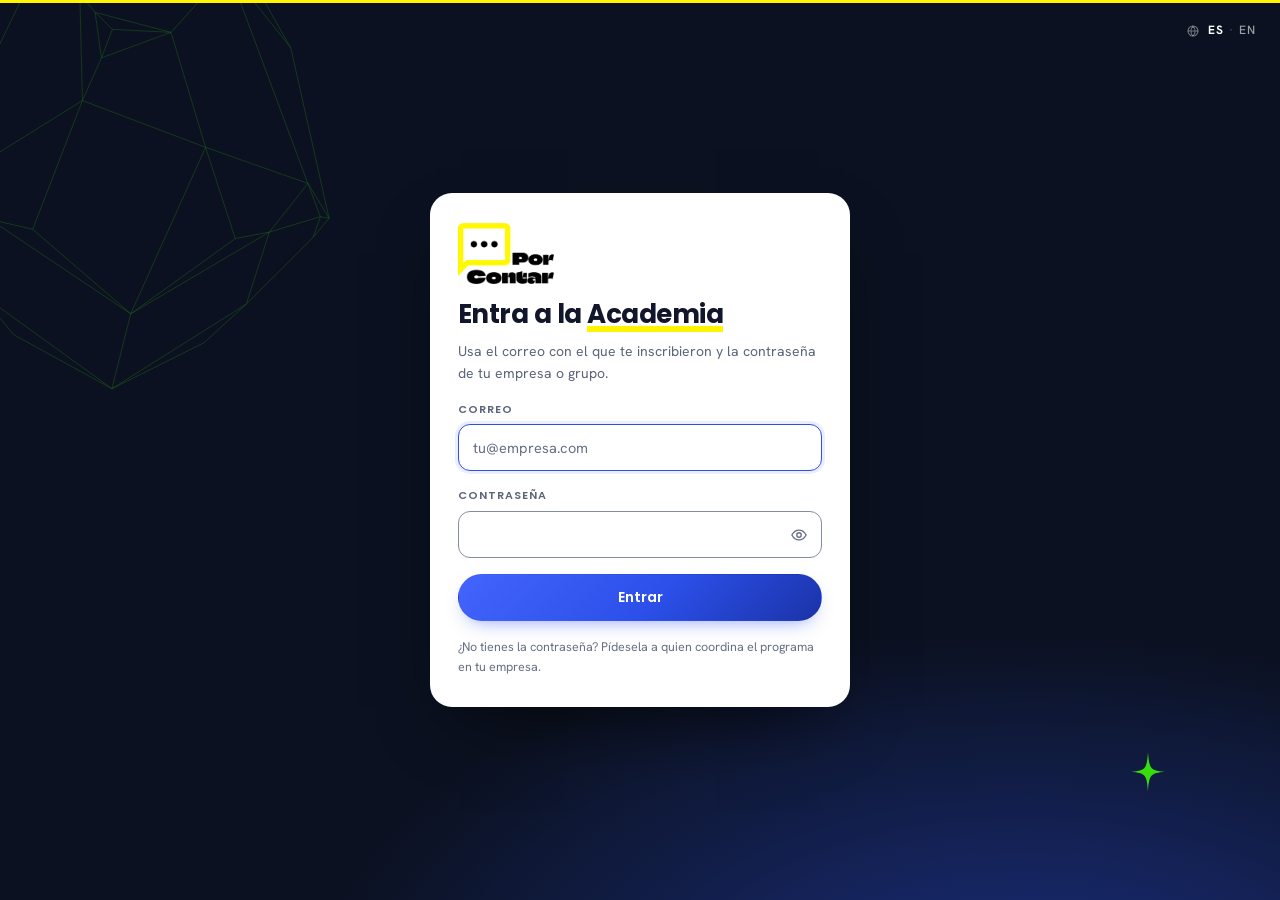
<file: public/index.html>
<!DOCTYPE html>
<html lang="es">
<head>
<meta charset="utf-8" />
<meta name="viewport" content="width=device-width, initial-scale=1" />
<title>PorContar Academia</title>
<link rel="preconnect" href="https://fonts.googleapis.com" />
<link rel="preconnect" href="https://fonts.gstatic.com" crossorigin />
<link href="https://fonts.googleapis.com/css2?family=Poppins:wght@400;500;600;700;800&family=Hanken+Grotesk:wght@400;500;600;700&display=swap" rel="stylesheet" />
<link rel="stylesheet" href="styles.css" />
<link rel="icon" type="image/svg+xml" href="marca/burbuja.svg" />
<!-- Se instala como app en el celular o el PC (en /admin, la app de administrar) -->
<link rel="manifest" id="manifiesto" href="/manifest.webmanifest" />
<script>if (/^\/admin/.test(location.pathname)) document.getElementById('manifiesto').href = '/manifest-admin.webmanifest';</script>
<link rel="apple-touch-icon" href="/marca/apple-touch-icon.png" />
<meta name="theme-color" content="#1b33a8" />
<meta name="mobile-web-app-capable" content="yes" />
<meta name="apple-mobile-web-app-capable" content="yes" />
<meta name="apple-mobile-web-app-status-bar-style" content="default" />
<meta name="apple-mobile-web-app-title" content="Academia" />
</head>
<body>

<!-- ============ ICONOS SVG (sprite) ============ -->
<svg width="0" height="0" style="position:absolute" aria-hidden="true">
  <defs>
    <symbol id="i-feed" viewBox="0 0 24 24"><rect x="3" y="4" width="18" height="16" rx="2"/><path d="M3 9h18M8 13h8M8 16.5h5"/></symbol>
    <symbol id="i-bookmark" viewBox="0 0 24 24"><path d="M6 3.75h12a1 1 0 0 1 1 1V21l-7-4-7 4V4.75a1 1 0 0 1 1-1Z"/></symbol>
    <symbol id="i-campana" viewBox="0 0 24 24"><path d="M6 16V11a6 6 0 1 1 12 0v5l1.5 2h-15L6 16Z"/><path d="M10 20.5a2.2 2.2 0 0 0 4 0"/></symbol>
    <symbol id="i-menu" viewBox="0 0 24 24"><path d="M4 7h16M4 12h16M4 17h16"/></symbol>
    <symbol id="i-search" viewBox="0 0 24 24"><circle cx="11" cy="11" r="7"/><path d="m20 20-3.6-3.6"/></symbol>
    <symbol id="i-emoji" viewBox="0 0 24 24"><circle cx="12" cy="12" r="9"/><path d="M8.5 14.5a4 4 0 0 0 7 0M9 9.8h.01M15 9.8h.01"/></symbol>
    <symbol id="i-imagen" viewBox="0 0 24 24"><rect x="3" y="4" width="18" height="16" rx="3"/><path d="m4 17 5-5 4 4 3-3 4 4"/><circle cx="9" cy="9" r="1.3"/></symbol>
    <symbol id="i-clip" viewBox="0 0 24 24"><path d="M20 11.5 12.5 19a5 5 0 0 1-7-7l8-8a3.3 3.3 0 0 1 4.7 4.7l-8 8a1.7 1.7 0 0 1-2.4-2.4l7-7"/></symbol>
    <symbol id="i-playbox" viewBox="0 0 24 24"><rect x="3" y="5" width="18" height="14" rx="3"/><path d="m10 9 5 3-5 3z"/></symbol>
    <symbol id="i-encuesta" viewBox="0 0 24 24"><path d="M6 20V11M12 20V4M18 20v-6"/></symbol>
    <symbol id="i-mic" viewBox="0 0 24 24"><rect x="9" y="3" width="6" height="11" rx="3"/><path d="M5.5 11a6.5 6.5 0 0 0 13 0M12 17.5V21"/></symbol>
    <symbol id="i-megusta" viewBox="0 0 24 24"><path d="M7 21V10l5-7a2 2 0 0 1 3 2l-1 5h4.5a2 2 0 0 1 2 2.4l-1.5 7A2 2 0 0 1 17 21H7Zm0 0H3V10h4"/></symbol>
    <symbol id="i-comentario" viewBox="0 0 24 24"><path d="M12 20a8 8 0 1 0-7.1-4.3L4 20l4.3-.9A8 8 0 0 0 12 20Z"/></symbol>
    <symbol id="i-plus" viewBox="0 0 24 24"><path d="M12 5v14M5 12h14"/></symbol>
    <symbol id="i-close" viewBox="0 0 24 24"><path d="m6 6 12 12M18 6 6 18"/></symbol>
    <symbol id="i-more" viewBox="0 0 24 24"><circle cx="5" cy="12" r="1.4"/><circle cx="12" cy="12" r="1.4"/><circle cx="19" cy="12" r="1.4"/></symbol>
    <symbol id="i-video" viewBox="0 0 24 24"><rect x="2.5" y="6" width="13" height="12" rx="2"/><path d="m15.5 12 6-3.5v11l-6-3.5z"/></symbol>
    <symbol id="i-upload" viewBox="0 0 24 24"><path d="M12 16V4m0 0 4 4m-4-4L8 8"/><path d="M4 15v3a2 2 0 0 0 2 2h12a2 2 0 0 0 2-2v-3"/></symbol>
    <symbol id="i-link" viewBox="0 0 24 24"><path d="M10 13.5a4 4 0 0 0 5.7 0l2.8-2.8a4 4 0 1 0-5.7-5.7l-1.4 1.4"/><path d="M14 10.5a4 4 0 0 0-5.7 0l-2.8 2.8a4 4 0 1 0 5.7 5.7l1.4-1.4"/></symbol>
    <symbol id="i-trash" viewBox="0 0 24 24"><path d="M4 7h16M10 7V5h4v2M6 7l1 13h10l1-13"/></symbol>
    <symbol id="i-edit" viewBox="0 0 24 24"><path d="M4 20h4L19 9a2.1 2.1 0 0 0-3-3L5 17v3Z"/><path d="m14.5 6.5 3 3"/></symbol>
    <symbol id="i-bold" viewBox="0 0 24 24"><path d="M7 5h6.5a3.5 3.5 0 0 1 0 7H7zM7 12h7.5a3.5 3.5 0 0 1 0 7H7z"/></symbol>
    <symbol id="i-quote" viewBox="0 0 24 24"><path d="M5 6v12M9 9h10M9 15h6"/></symbol>
    <symbol id="i-pin" viewBox="0 0 24 24"><path d="M9 3h6l-1 6 4 3v2H6v-2l4-3-1-6Z"/><path d="M12 14v7"/></symbol>
    <symbol id="i-empty" viewBox="0 0 24 24"><rect x="3" y="5" width="18" height="14" rx="2"/><path d="M3 10h18M8 14.5h8"/></symbol>
    <symbol id="i-skill" viewBox="0 0 24 24"><path d="m12 3 2.6 5.3 5.9.9-4.3 4.1 1 5.8-5.2-2.7-5.2 2.7 1-5.8L3.5 9.2l5.9-.9z"/></symbol>
    <symbol id="i-download" viewBox="0 0 24 24"><path d="M12 4v11m0 0 4-4m-4 4-4-4"/><path d="M4 17v1.5A2.5 2.5 0 0 0 6.5 21h11a2.5 2.5 0 0 0 2.5-2.5V17"/></symbol>
    <!-- copiar / preguntas frecuentes -->
    <symbol id="i-copy" viewBox="0 0 24 24"><rect x="9" y="9" width="11" height="11" rx="2"/><path d="M15 6.5V5.5a2 2 0 0 0-2-2H5.5a2 2 0 0 0-2 2V13a2 2 0 0 0 2 2h1"/></symbol>
    <symbol id="i-faq" viewBox="0 0 24 24"><path d="M4 5.5h16v11H12l-5 4v-4H4z"/><path d="M9.7 9.4a2.3 2.3 0 1 1 2.6 2.3v1.1"/><path d="M12.3 14.6v.1"/></symbol>
    <!-- Vocabulario y skills -->
    <symbol id="i-resumen" viewBox="0 0 24 24"><path d="M5.5 3.5h8.5L19 8.5v12H5.5z"/><path d="M14 3.5V9h5"/><path d="M8.5 12.5h7M8.5 16h4.5"/></symbol>
    <!-- trabajo autónomo: lista con casillas -->
    <symbol id="i-tareas" viewBox="0 0 24 24"><rect x="4" y="3.5" width="16" height="17" rx="2.5"/><path d="m8 9 1.5 1.5L12.5 7.5M8 15l1.5 1.5 3-3M15 9.5h1.5M15 15.5h1.5"/></symbol>
    <!-- quizzes -->
    <symbol id="i-quiz" viewBox="0 0 24 24"><path d="M5.5 3.5h13v17h-13z"/><path d="M9 8.5a2.4 2.4 0 1 1 3 2.3v1.2"/><path d="M12 15.4v.1"/></symbol>
    <!-- subir y bajar una publicación -->
    <symbol id="i-up" viewBox="0 0 24 24"><path d="M12 19V6"/><path d="M6.5 11.5 12 6l5.5 5.5"/></symbol>
    <symbol id="i-down" viewBox="0 0 24 24"><path d="M12 5v13"/><path d="M6.5 12.5 12 18l5.5-5.5"/></symbol>
    <!-- tutoriales express: pantalla con el triangulo de reproducir -->
    <symbol id="i-tuto" viewBox="0 0 24 24"><path d="M3.5 5h17v11h-17z"/><path d="M8 20h8M12 16v4"/><path d="M10.5 8.3l4 2.2-4 2.2z"/></symbol>
    <!-- configurar Claude -->
    <symbol id="i-config" viewBox="0 0 24 24"><path d="M5 7h9M18 7h1.5M5 12h3M12 12h7.5M5 17h9M18 17h1.5"/><circle cx="16" cy="7" r="2"/><circle cx="10" cy="12" r="2"/><circle cx="16" cy="17" r="2"/></symbol>
    <!-- ojito: ocultar o mostrar una clase -->
    <symbol id="i-eye" viewBox="0 0 24 24"><path d="M2.5 12S6 5.5 12 5.5 21.5 12 21.5 12 18 18.5 12 18.5 2.5 12 2.5 12Z"/><circle cx="12" cy="12" r="3"/></symbol>
    <symbol id="i-eye-off" viewBox="0 0 24 24"><path d="M10.6 5.6A9.7 9.7 0 0 1 12 5.5c6 0 9.5 6.5 9.5 6.5a17 17 0 0 1-2.6 3.4M6.5 7.3C3.9 9 2.5 12 2.5 12S6 18.5 12 18.5c1.9 0 3.5-.6 4.9-1.5"/><path d="M9.9 9.9a3 3 0 0 0 4.2 4.2"/><path d="m3.5 3.5 17 17"/></symbol>
    <!-- empresas y grupos · panel de avance · salir · visto -->
    <symbol id="i-globo" viewBox="0 0 24 24"><circle cx="12" cy="12" r="8.5"/><path d="M3.5 12h17M12 3.5c2.4 2.3 3.6 5.1 3.6 8.5s-1.2 6.2-3.6 8.5c-2.4-2.3-3.6-5.1-3.6-8.5s1.2-6.2 3.6-8.5Z"/></symbol>
    <symbol id="i-soporte" viewBox="0 0 24 24"><circle cx="12" cy="12" r="8.5"/><circle cx="12" cy="12" r="3.5"/><path d="m6 6 3.5 3.5M14.5 14.5 18 18M18 6l-3.5 3.5M9.5 14.5 6 18"/></symbol>
    <symbol id="i-users" viewBox="0 0 24 24"><circle cx="9" cy="8" r="3"/><path d="M3.5 19a5.5 5.5 0 0 1 11 0"/><path d="M15.5 5.8a3 3 0 0 1 .5 5.9M17.5 19a5.5 5.5 0 0 0-1.8-4.1"/></symbol>
    <symbol id="i-chart" viewBox="0 0 24 24"><rect x="3" y="4" width="18" height="16" rx="2"/><path d="M8 16.5v-4M12 16.5v-8M16 16.5v-5.5"/></symbol>
    <symbol id="i-logout" viewBox="0 0 24 24"><path d="M14 4.5h4a1.5 1.5 0 0 1 1.5 1.5v12a1.5 1.5 0 0 1-1.5 1.5h-4"/><path d="M10 16.5 5.5 12 10 7.5M5.5 12H15"/></symbol>
    <symbol id="i-check" viewBox="0 0 24 24"><circle cx="12" cy="12" r="8.5"/><path d="m8.3 12.2 2.5 2.5 4.9-5"/></symbol>
    <symbol id="i-cal" viewBox="0 0 24 24"><rect x="3.5" y="5" width="17" height="15.5" rx="2.5"/><path d="M3.5 10h17M8 3v4M16 3v4"/><path d="M7.5 14h2M11 14h2M14.5 14h2M7.5 17.5h2M11 17.5h2"/></symbol>
    <symbol id="i-wa" viewBox="0 0 24 24"><path d="M4 20l1.2-3.9A8 8 0 1 1 8 19z"/><path d="M9.2 8.6c.2-.5.6-.5.9-.5h.5c.2 0 .4.1.5.4l.7 1.6c.1.2 0 .5-.1.6l-.5.6c.6 1.1 1.5 2 2.6 2.6l.6-.5c.2-.2.4-.2.6-.1l1.6.7c.3.1.4.3.4.5v.5c0 .3-.1.7-.5.9-.6.3-1.6.5-3-.1a8.5 8.5 0 0 1-4.2-4.2c-.6-1.4-.4-2.4-.1-3z"/></symbol>
    <symbol id="i-play" viewBox="0 0 24 24"><path d="M8 5v14l11-7z"/></symbol>
    <symbol id="i-reloj" viewBox="0 0 24 24"><circle cx="12" cy="12" r="8.5"/><path d="M12 7.5V12l3 2"/></symbol>
    <symbol id="i-libro" viewBox="0 0 24 24"><path d="M3.5 5.5c2.8-1 5.6-1 8.5.8 2.9-1.8 5.7-1.8 8.5-.8v13c-2.8-1-5.6-1-8.5.8-2.9-1.8-5.7-1.8-8.5-.8z"/><path d="M12 6.3v13"/></symbol>
    <symbol id="i-envivo" viewBox="0 0 24 24"><circle cx="12" cy="12" r="2"/><path d="M8.5 15.5a5 5 0 0 1 0-7M15.5 8.5a5 5 0 0 1 0 7M5.6 18.4a9 9 0 0 1 0-12.8M18.4 5.6a9 9 0 0 1 0 12.8"/></symbol>
    <symbol id="i-ext" viewBox="0 0 24 24"><path d="M14 4.5h5.5V10M19.5 4.5 11 13M18 14v4.5a1 1 0 0 1-1 1H5.5a1 1 0 0 1-1-1V7a1 1 0 0 1 1-1H10"/></symbol>
    <symbol id="i-mail" viewBox="0 0 24 24"><rect x="3" y="5" width="18" height="14" rx="2.5"/><path d="m4 7 8 6 8-6"/></symbol>
    <symbol id="i-flecha" viewBox="0 0 24 24"><path d="m9 5.5 6.5 6.5L9 18.5"/></symbol>
    <symbol id="i-chev" viewBox="0 0 24 24"><path d="m8 10 4-4 4 4M8 14l4 4 4-4"/></symbol>
    <symbol id="i-gear" viewBox="0 0 24 24"><circle cx="12" cy="12" r="3"/><path d="M19.4 15a1.7 1.7 0 0 0 .3 1.8l.1.1a2 2 0 1 1-2.8 2.8l-.1-.1a1.7 1.7 0 0 0-1.8-.3 1.7 1.7 0 0 0-1 1.5V21a2 2 0 1 1-4 0v-.1a1.7 1.7 0 0 0-1.1-1.5 1.7 1.7 0 0 0-1.8.3l-.1.1a2 2 0 1 1-2.8-2.8l.1-.1a1.7 1.7 0 0 0 .3-1.8 1.7 1.7 0 0 0-1.5-1H3a2 2 0 1 1 0-4h.1a1.7 1.7 0 0 0 1.5-1.1 1.7 1.7 0 0 0-.3-1.8l-.1-.1a2 2 0 1 1 2.8-2.8l.1.1a1.7 1.7 0 0 0 1.8.3H9a1.7 1.7 0 0 0 1-1.5V3a2 2 0 1 1 4 0v.1a1.7 1.7 0 0 0 1 1.5 1.7 1.7 0 0 0 1.8-.3l.1-.1a2 2 0 1 1 2.8 2.8l-.1.1a1.7 1.7 0 0 0-.3 1.8V9a1.7 1.7 0 0 0 1.5 1H21a2 2 0 1 1 0 4h-.1a1.7 1.7 0 0 0-1.5 1Z"/></symbol>
    <symbol id="i-unlock" viewBox="0 0 24 24"><rect x="5" y="10.5" width="14" height="10" rx="2"/><path d="M8.5 10.5V8a3.5 3.5 0 0 1 6.9-.8"/></symbol>
    <symbol id="i-lock" viewBox="0 0 24 24"><rect x="5" y="10.5" width="14" height="10" rx="2"/><path d="M8.5 10.5V8a3.5 3.5 0 0 1 7 0v2.5"/></symbol>
    <!-- redes -->
    <symbol id="i-ig" viewBox="0 0 24 24"><rect x="3.5" y="3.5" width="17" height="17" rx="5"/><circle cx="12" cy="12" r="4"/><circle cx="17.2" cy="6.8" r="1.1" fill="currentColor" stroke="none"/></symbol>
    <symbol id="i-in" viewBox="0 0 24 24"><rect x="3.5" y="3.5" width="17" height="17" rx="3"/><path d="M8 10.5V17M8 7.3v.1M12 17v-3.6a2 2 0 0 1 4 0V17"/></symbol>
    <!-- iconos de sesión -->
    <symbol id="s-base" viewBox="0 0 24 24"><path d="m12 3 2.6 5.3 5.9.9-4.3 4.1 1 5.8-5.2-2.7-5.2 2.7 1-5.8L3.5 9.2l5.9-.9z"/></symbol>
    <symbol id="s-funnel" viewBox="0 0 24 24"><path d="M3.5 5h17l-6.5 7.5V20l-4-2.2v-5.3z"/></symbol>
    <symbol id="s-design" viewBox="0 0 24 24"><path d="M6 20c2 0 3-1 3-3 0-1.2-.8-2-2-2s-2 .8-2 2c0 1-.5 2-1 2.5.6.3 1.3.5 2 .5Z"/><path d="M9.5 15 19 5.5a1.8 1.8 0 0 0-2.5-2.5L7 12.5"/></symbol>
    <symbol id="s-web" viewBox="0 0 24 24"><rect x="3" y="4.5" width="18" height="15" rx="2"/><path d="M3 9h18"/><circle cx="11" cy="14" r="2.4"/><path d="m12.8 15.8 2 2"/></symbol>
    <symbol id="s-crm" viewBox="0 0 24 24"><circle cx="9" cy="8" r="3"/><path d="M3.5 19a5.5 5.5 0 0 1 11 0"/><path d="M15.5 5.8a3 3 0 0 1 .5 5.9M17.5 19a5.5 5.5 0 0 0-1.8-4.1"/></symbol>
    <symbol id="s-prospec" viewBox="0 0 24 24"><circle cx="12" cy="12" r="7.5"/><circle cx="12" cy="12" r="3"/><path d="M12 2v2.5M12 19.5V22M2 12h2.5M19.5 12H22"/></symbol>
    <symbol id="s-ecom" viewBox="0 0 24 24"><circle cx="10" cy="19" r="1.4"/><circle cx="17" cy="19" r="1.4"/><path d="M3 4.5h2.4l2.3 11h10l1.9-7.6H6.3"/></symbol>
    <symbol id="s-viral" viewBox="0 0 24 24"><circle cx="17" cy="6" r="2.4"/><circle cx="17" cy="18" r="2.4"/><circle cx="7" cy="12" r="2.4"/><path d="m9.2 10.9 5.6-3.3M9.2 13.1l5.6 3.3"/></symbol>
    <symbol id="s-video" viewBox="0 0 24 24"><rect x="2.5" y="6" width="13" height="12" rx="2"/><path d="m15.5 12 6-3.5v11l-6-3.5z"/></symbol>
    <symbol id="s-ads" viewBox="0 0 24 24"><path d="M4 10v4a1 1 0 0 0 1 1h2.5l7.5 3.8V5.2L7.5 9H5a1 1 0 0 0-1 1Z"/><path d="M18.5 9.4a3.6 3.6 0 0 1 0 5.2"/></symbol>
    <symbol id="s-agent" viewBox="0 0 24 24"><rect x="4" y="8" width="16" height="11" rx="3"/><path d="M12 4v4"/><circle cx="9.3" cy="13.5" r="1.2"/><circle cx="14.7" cy="13.5" r="1.2"/></symbol>
    <symbol id="s-dash" viewBox="0 0 24 24"><rect x="3" y="4" width="18" height="16" rx="2"/><path d="M8 16.5v-4M12 16.5v-8M16 16.5v-5.5"/></symbol>
    <symbol id="s-pre" viewBox="0 0 24 24"><path d="M4 7h9M17 7h3M4 17h3M11 17h9"/><circle cx="15" cy="7" r="2"/><circle cx="9" cy="17" r="2"/></symbol>
    <symbol id="s-0" viewBox="0 0 24 24"><path d="M3 11.5 12 4l9 7.5"/><path d="M5.5 10.5V20h13v-9.5"/><path d="M10 20v-5h4v5"/></symbol>
    <symbol id="s-1" viewBox="0 0 24 24"><path d="M12 3.5 20 8v5c0 4-3.4 6.6-8 7.5-4.6-.9-8-3.5-8-7.5V8z"/><path d="m9 12 2 2 4-4"/></symbol>
    <symbol id="s-2" viewBox="0 0 24 24"><ellipse cx="12" cy="6" rx="7.5" ry="3"/><path d="M4.5 6v6c0 1.7 3.4 3 7.5 3s7.5-1.3 7.5-3V6"/><path d="M4.5 12v6c0 1.7 3.4 3 7.5 3s7.5-1.3 7.5-3v-6"/></symbol>
    <symbol id="s-3" viewBox="0 0 24 24"><circle cx="12" cy="12" r="3"/><path d="M12 3v3M12 18v3M3 12h3M18 12h3M5.6 5.6 7.8 7.8M16.2 16.2l2.2 2.2M18.4 5.6l-2.2 2.2M7.8 16.2l-2.2 2.2"/></symbol>
    <symbol id="s-4" viewBox="0 0 24 24"><path d="m9 8-5 4 5 4M15 8l5 4-5 4M13.5 5l-3 14"/></symbol>
    <symbol id="s-5" viewBox="0 0 24 24"><path d="M4 5h16v10H4z"/><path d="M12 15v4M8.5 19h7"/><path d="m8 11 2.5-2.5L13 11l3-3.5"/></symbol>
  </defs>
</svg>

<div class="app">

  <!-- ============ SIDEBAR ============ -->
  <aside class="sidebar" id="sidebar">
    <button class="icon-btn only-mobile" id="btnMenuCerrar" type="button" aria-label="Cerrar el menú">
      <svg class="ico"><use href="#i-close"/></svg>
    </button>
    <!-- dona wireframe: elemento firma del universo gráfico -->
    <svg class="dona" viewBox="0 0 200 200" aria-hidden="true">
      <g fill="none" stroke="#4668ff" stroke-width="1" opacity=".85">
        <ellipse cx="100" cy="100" rx="86" ry="34"/>
        <ellipse cx="100" cy="100" rx="78" ry="26"/>
        <ellipse cx="100" cy="100" rx="66" ry="17"/>
        <ellipse cx="100" cy="100" rx="52" ry="9"/>
        <ellipse cx="100" cy="100" rx="86" ry="34" transform="rotate(30 100 100)"/>
        <ellipse cx="100" cy="100" rx="86" ry="34" transform="rotate(60 100 100)"/>
        <ellipse cx="100" cy="100" rx="86" ry="34" transform="rotate(90 100 100)"/>
        <ellipse cx="100" cy="100" rx="86" ry="34" transform="rotate(120 100 100)"/>
        <ellipse cx="100" cy="100" rx="86" ry="34" transform="rotate(150 100 100)"/>
      </g>
    </svg>
    <div class="brand">
      <!-- logo oficial, el mismo de la web de PorContar (versión blanca para fondo oscuro) -->
      <img class="logo" src="marca/porcontar-blanco.png" alt="PorContar" width="540" height="340" />
    </div>

    <nav class="nav" id="nav">
      <!-- Admin: espacio de trabajo. Principal = contenido para todos; una empresa = lo que ve esa empresa,
           y lo que se publica ahí queda solo para ella -->
      <div class="espacio" id="navEspacio" hidden>
        <button class="esp-btn" id="espBtn" type="button" aria-haspopup="listbox" aria-expanded="false" aria-controls="espMenu">
          <span class="esp-av" id="espAv"></span>
          <span class="esp-txt"><em>Espacio de trabajo</em><b id="espNombre">Principal</b></span>
          <svg class="ico esp-chev"><use href="#i-chev"/></svg>
        </button>
        <div class="esp-menu" id="espMenu" role="listbox" aria-label="Espacios de trabajo" hidden></div>
      </div>

      <!-- Responsable de una empresa: el panel de su equipo -->
      <div id="navGestion" hidden>
        <p class="nav-title">Mi equipo</p>
        <button class="nav-item" data-view="panel" title="Quién entró, qué vio, qué tareas hizo y cómo le fue en los quizzes">
          <svg class="ico"><use href="#i-chart"/></svg>
          <span class="nav-label">Panel de mi equipo</span>
        </button>
      </div>

      <button class="nav-item nav-inicio" data-view="inicio" title="Tu cronograma y el próximo encuentro">
        <svg class="ico"><use href="#i-cal"/></svg>
        <span class="nav-label">Inicio y cronograma</span>
      </button>

      <p class="nav-title nav-title-acc"><span id="navSesTit">Sesiones del reto</span>
        <button class="nav-editar" data-editar-reto hidden title="Agregar, editar u ordenar las sesiones del reto">
          <svg class="ico"><use href="#i-edit"/></svg> Editar
        </button>
      </p>
      <div id="navSessions"></div>

      <p class="nav-title nav-title-acc"><span>Extras</span>
        <button class="nav-editar" data-editar-extras hidden title="Encender o apagar los extras y editar las tareas">
          <svg class="ico"><use href="#i-edit"/></svg> Editar
        </button>
      </p>
      <!-- Lo primero de Extras y con color propio: las tareas de cada sesión -->
      <button class="nav-item nav-tareas" data-view="tareas" title="Las tareas de cada sesión, con tu avance">
        <svg class="ico"><use href="#i-tareas"/></svg>
        <span class="nav-label">Trabajo autónomo</span>
      </button>
      <button class="nav-item" data-view="skills" title="Catálogo de prompts">
        <svg class="ico"><use href="#i-skill"/></svg>
        <span class="nav-label">Catálogo de prompts</span>
        <span class="count" id="countSkills">0</span>
      </button>
      <!-- filtro por área: solo se ve dentro del catálogo -->
      <div class="nav-areas" id="navAreas" hidden></div>
      <button class="nav-item" data-view="resumen" title="Vocabulario y términos">
        <svg class="ico"><use href="#i-resumen"/></svg>
        <span class="nav-label">Vocabulario y términos</span>
      </button>
      <!-- Oculto por ahora: para mostrarlo de nuevo, quitar hidden -->
      <button class="nav-item" data-view="config" title="Qué dejar activo en tu organización de Claude">
        <svg class="ico"><use href="#i-config"/></svg>
        <span class="nav-label">Configurar Claude</span>
      </button>
      <button class="nav-item" data-view="saved">
        <svg class="ico"><use href="#i-bookmark"/></svg>
        <span class="nav-label">Guardados</span>
        <span class="count" id="countSaved">0</span>
      </button>
    </nav>

    <div class="sidebar-foot">
      <div class="progress">
        <div class="progress-bar"><i id="progressFill"></i></div>
        <span id="progressText">0 de 14 sesiones con contenido</span>
      </div>

      <div class="social">
        <a href="https://www.instagram.com/por.contar/" target="_blank" rel="noopener" title="PorContar en Instagram" aria-label="PorContar en Instagram">
          <svg class="ico"><use href="#i-ig"/></svg>
        </a>
        <a href="https://www.linkedin.com/in/ximena-villalobos-vel%C3%A1squez/" target="_blank" rel="noopener" title="Ximena Villalobos en LinkedIn" aria-label="Ximena Villalobos en LinkedIn">
          <svg class="ico"><use href="#i-in"/></svg><span>Ximena</span>
        </a>
        <a href="https://www.linkedin.com/in/luisa-navarro-salgado-porcontar/" target="_blank" rel="noopener" title="Luisa Navarro en LinkedIn" aria-label="Luisa Navarro en LinkedIn">
          <svg class="ico"><use href="#i-in"/></svg><span>Luisa</span>
        </a>
      </div>
    </div>
  </aside>
  <!-- velo detrás del menú en el celular: el JS le quita y le pone hidden -->
  <div id="menuVelo" class="menu-velo" hidden></div>

  <!-- ============ CONTENIDO ============ -->
  <main class="main">
    <div class="cabecera">
    <header class="topbar">
      <div class="topbar-left">
        <button class="icon-btn only-mobile" id="btnMenu" aria-label="Abrir el menú">
          <svg class="ico"><use href="#i-menu"/></svg>
        </button>
        <img class="logo-mini only-mobile" src="marca/burbuja.svg" alt="PorContar" width="30" height="30" />
        <div>
          <h1 id="viewTitle">PorContar Academia</h1>
          <p id="viewSubtitle">Cargando el contenido…</p>
        </div>
      </div>
      <div class="topbar-right">
        <div class="idioma notranslate" translate="no" role="group" aria-label="Idioma · Language">
          <svg class="ico"><use href="#i-globo"/></svg>
          <button type="button" data-idioma="es" title="Español">ES</button><span aria-hidden="true">·</span><button type="button" data-idioma="en" title="English (traducción automática)">EN</button>
        </div>
        <label class="search">
          <svg class="ico"><use href="#i-search"/></svg>
          <input type="search" id="search" placeholder="Buscar en la Academia" aria-label="Buscar en la Academia" />
        </label>
        <div class="nt" id="notif" hidden>
          <button class="icon-btn nt-btn" id="ntBtn" aria-label="Notificaciones" aria-haspopup="true" aria-expanded="false">
            <svg class="ico"><use href="#i-campana"/></svg><span class="nt-cuenta" id="ntCuenta" hidden></span>
          </button>
          <div class="nt-panel" id="ntPanel" hidden></div>
        </div>
        <button class="btn btn-primary" id="btnNew">
          <svg class="ico"><use href="#i-plus"/></svg>
          Nueva publicación
        </button>
      </div>
    </header>
      <!-- Menú secundario: atajos a lo que más se usa -->
      <nav class="subnav" id="subnav" aria-label="Atajos">
        <button data-sub="cursos"><svg class="ico"><use href="#i-libro"/></svg>Cursos</button>
        <button data-sub="inicio"><svg class="ico"><use href="#i-envivo"/></svg>Clases en vivo</button>
        <button data-sub="comunidad"><svg class="ico"><use href="#i-users"/></svg>Comunidad<span class="sub-cuenta" id="countComunidad" hidden></span></button>
        <button data-sub="soporte" hidden><svg class="ico"><use href="#i-soporte"/></svg>Soporte<span class="sub-cuenta" id="countSoporte" hidden></span></button>
        <a href="https://porcontar.substack.com/" target="_blank" rel="noopener"><svg class="ico"><use href="#i-feed"/></svg>Newsletter<svg class="ico ico-ext"><use href="#i-ext"/></svg></a>
      </nav>
    </div>

    <div class="content">
      <section class="stream">
        <!-- Admin en el espacio de una empresa: qué está viendo y adónde va lo que publique -->
        <div class="espacio-aviso" id="espacioAviso" hidden></div>
        <!-- Grabaciones de la clase: fuera de #posts para que redibujar el muro no corte el video -->
        <div id="grabacion"></div>
        <div class="composer" id="composerTrigger" role="button" tabindex="0">
          <div class="avatar">PC</div>
          <span>Comparte una nota o sube un video…</span>
          <span class="composer-plus"><svg class="ico"><use href="#i-plus"/></svg></span>
        </div>
        <div id="posts"></div>
      </section>

      <aside class="rail">
        <!-- estudiantes: formulario de pregunta · admin: preguntas por responder (lo pinta app.js) -->
        <div class="card rail-card rail-pregunta" id="railPregunta"></div>
        <div class="card rail-card">
          <h3 id="railSesTit">El reto</h3>
          <ol class="rail-list" id="railSessions"></ol>
        </div>
      </aside>
    </div>
  </main>
</div>

<!-- ============ MODAL COMPOSER ============ -->
<div class="overlay" id="overlay" hidden>
  <div class="modal" role="dialog" aria-modal="true" aria-labelledby="modalTitle">
    <header class="modal-head">
      <h2 id="modalTitle">Nueva publicación</h2>
      <button class="icon-btn" id="btnCloseModal" aria-label="Cerrar">
        <svg class="ico"><use href="#i-close"/></svg>
      </button>
    </header>

    <div class="modal-body">
      <label class="field">
        <span>Sesión</span>
        <select id="fSession"></select>
      </label>

      <label class="field">
        <span>Título</span>
        <input type="text" id="fTitle" placeholder="Ej. Resumen y asignación de la sesión" maxlength="140" />
      </label>

      <div class="field">
        <span>Contenido</span>
        <div class="editor">
          <div class="editor-tools">
            <button type="button" data-fmt="bold" title="Negrita" aria-label="Negrita"><svg class="ico"><use href="#i-bold"/></svg></button>
            <button type="button" data-fmt="quote" title="Cita destacada" aria-label="Cita destacada"><svg class="ico"><use href="#i-quote"/></svg></button>
            <span class="hint">**negrita** · &gt; cita · los enlaces se detectan solos</span>
          </div>
          <textarea id="fBody" rows="7" aria-label="Contenido" placeholder="Escribe aquí el contenido de la clase, los pasos, la asignación…"></textarea>
        </div>
      </div>

      <div class="field">
        <span>Video, imagen, PDF o documento</span>
        <div class="tabs">
          <button type="button" class="tab is-active" data-tab="file"><svg class="ico"><use href="#i-upload"/></svg> Subir archivo</button>
          <button type="button" class="tab" data-tab="url"><svg class="ico"><use href="#i-link"/></svg> Enlace</button>
        </div>

        <div class="tabpane" data-pane="file">
          <div class="dropzone" id="dropzone">
            <svg class="ico ico-lg"><use href="#i-video"/></svg>
            <p><b>Arrastra un video, una imagen, un PDF o un documento</b> o haz clic para elegirlo</p>
            <small>Video MP4, WebM o MOV hasta 300 MB · Imagen JPG, PNG, GIF o WebP hasta 10 MB · PDF, Excel, Word o PowerPoint hasta 25 MB</small>
            <input type="file" id="fFile" accept="video/*,image/*,application/pdf,.pdf,.xlsx,.xls,.csv,.docx,.doc,.pptx,.ppt" hidden />
          </div>
          <div class="filechip" id="fileChip" hidden>
            <svg class="ico"><use href="#i-video"/></svg>
            <span id="fileName"></span>
            <button type="button" id="fileClear" aria-label="Quitar archivo"><svg class="ico"><use href="#i-close"/></svg></button>
          </div>
        </div>

        <div class="tabpane" data-pane="url" hidden>
          <input type="text" inputmode="url" id="fUrl" aria-label="Enlace del video, imagen o PDF" placeholder="Pega el enlace: YouTube, Drive, Vimeo, Loom, Zoom…" />
        </div>
      </div>

      <div class="field">
        <span>¿Quién la ve?</span>
        <div class="aud" id="fAudiencia"></div>
      </div>

      <label class="check">
        <input type="checkbox" id="fPinned" />
        <span>Destacar esta publicación</span>
      </label>
    </div>

    <footer class="modal-foot">
      <span class="modal-msg" id="modalMsg"></span>
      <div>
        <button class="btn" id="btnCancel">Cancelar</button>
        <button class="btn btn-primary" id="btnPublish">Publicar</button>
      </div>
    </footer>
  </div>
</div>

<div class="overlay" id="skOverlay" hidden>
  <div class="modal modal-sk" role="dialog" aria-modal="true" aria-labelledby="skTitle">
    <header class="modal-head">
      <div>
        <span class="sk-num-big" id="skNum">#1</span>
        <h2 id="skTitle">Skill</h2>
      </div>
      <button class="icon-btn" id="skClose" aria-label="Cerrar">
        <svg class="ico"><use href="#i-close"/></svg>
      </button>
    </header>

    <div class="modal-body">
      <div class="sk-tags" id="skTags"></div>

      <div class="sk-actions">
        <button class="btn btn-primary" id="skDownload">
          <svg class="ico"><use href="#i-download"/></svg> Descargar prompt (.md)
        </button>
        <button class="btn" id="skCopy">
          <svg class="ico"><use href="#i-copy"/></svg> Copiar prompt
        </button>
        <span class="sk-admin" id="skAdmin" hidden>
          <button class="btn" id="skEdit"><svg class="ico"><use href="#i-edit"/></svg> Editar</button>
          <button class="btn btn-danger" id="skDelete"><svg class="ico"><use href="#i-trash"/></svg> Eliminar</button>
        </span>
      </div>

      <div class="sk-block" id="skObjectiveBlock">
        <span class="sk-label">Objetivo</span>
        <p id="skObjective"></p>
      </div>

      <div class="sk-block">
        <span class="sk-label">Prompt completo</span>
        <pre class="sk-prompt" id="skPrompt"></pre>
      </div>
    </div>
  </div>
</div>

<!-- ============ EDITOR DE SKILL (admin) ============ -->
<div class="overlay" id="skEdOverlay" hidden>
  <div class="modal" role="dialog" aria-modal="true" aria-labelledby="skEdTitle">
    <header class="modal-head">
      <h2 id="skEdTitle">Nueva skill</h2>
      <button class="icon-btn" id="skEdClose" aria-label="Cerrar">
        <svg class="ico"><use href="#i-close"/></svg>
      </button>
    </header>

    <div class="modal-body">
      <!-- ¿Ya está en un .md? Se sube y llena los campos solos -->
      <div class="dropzone dropzone-md" id="skDrop">
        <svg class="ico"><use href="#i-upload"/></svg>
        <p><b>Sube la skill en .md</b> o arrástrala aquí</p>
        <small>Toma el nombre, el área, el nivel, las etiquetas, el objetivo y el prompt con su formato</small>
        <input type="file" id="skFile" accept=".md,.markdown,.txt,text/markdown,text/plain" hidden />
      </div>

      <label class="field">
        <span>Nombre de la skill</span>
        <input type="text" id="skfTitle" placeholder="Ej. Análisis de competencia" maxlength="120" />
      </label>

      <div class="field-row">
        <label class="field">
          <span>Área</span>
          <select id="skfArea"></select>
        </label>
        <label class="field">
          <span>Nivel</span>
          <select id="skfLevel"></select>
        </label>
      </div>

      <label class="field">
        <span>Etiquetas</span>
        <input type="text" id="skfTags" placeholder="Análisis, Generación… (separadas por coma)" maxlength="120" />
      </label>

      <label class="field">
        <span>Objetivo</span>
        <textarea id="skfObjective" rows="3" placeholder="En una o dos frases: qué resuelve esta skill."></textarea>
      </label>

      <label class="field">
        <span>Prompt completo</span>
        <textarea id="skfPrompt" rows="12" placeholder="Pega aquí el prompt tal cual lo usas."></textarea>
      </label>

      <label class="field">
        <span>Clase</span>
        <select id="skfSesion"></select>
        <small class="gr-nota">Con una clase, el prompt aparece en esa clase y en el catálogo solo cuando abras esa clase para el grupo.</small>
      </label>

      <div class="field">
        <span>¿Quién la ve?</span>
        <div class="aud" id="skfAudiencia"></div>
      </div>
    </div>

    <footer class="modal-foot">
      <span class="modal-msg" id="skEdMsg"></span>
      <div>
        <button class="btn" id="skEdCancel">Cancelar</button>
        <button class="btn btn-primary" id="skEdSave">Guardar skill</button>
      </div>
    </footer>
  </div>
</div>

<!-- ============ EMPRESA O COHORTE (admin) ============ -->
<div class="overlay" id="grOverlay" hidden>
  <div class="modal modal-ajustes" role="dialog" aria-modal="true" aria-labelledby="grTitle">
    <header class="aj-cab">
      <h2 id="grTitle">Nuevo grupo</h2>
      <button class="icon-btn" id="grClose" aria-label="Cerrar">
        <svg class="ico"><use href="#i-close"/></svg>
      </button>
    </header>

    <div class="aj-cuerpo">
      <!-- Como una página de ajustes: bloques con título y una fila por dato -->
      <p class="aj-tit">Empresa</p>
      <div class="aj-caja">
        <div class="aj-fila aj-logo">
          <span class="gr-logo-prev" id="grLogoPrev"></span>
          <div class="aj-logo-acc">
            <label class="btn btn-mini gr-csv">Cambiar logo
              <input type="file" id="grLogo" accept="image/png,image/jpeg,image/webp,image/svg+xml" hidden /></label>
            <button type="button" class="btn btn-mini" id="grLogoQuitar" hidden>Quitar</button>
          </div>
        </div>
        <label class="aj-fila"><span>Nombre</span><input type="text" id="grNombre" maxlength="120" placeholder="Bancolombia" /></label>
        <label class="aj-fila"><span>Tipo</span>
          <select id="grTipo">
            <option value="b2b">Empresa (B2B)</option>
            <option value="b2c">Cohorte (B2C)</option>
          </select></label>
        <label class="aj-fila"><span>Sector</span><input type="text" id="grSector" maxlength="80" placeholder="Salud" /></label>
        <label class="aj-fila"><span>NIT</span><input type="text" id="grNit" maxlength="40" placeholder="900.123.456-7" /></label>
      </div>

      <p class="aj-tit">Acceso</p>
      <div class="aj-caja">
        <div class="aj-fila"><span id="grClaveLbl">Contraseña</span>
          <span class="aj-clave">
            <input type="text" id="grClave" aria-labelledby="grClaveLbl" maxlength="60" autocomplete="off" spellcheck="false" placeholder="Mínimo 6 caracteres" />
            <button type="button" class="btn btn-mini" id="grGenerar">Generar</button>
          </span></div>
        <small class="gr-nota" id="grClaveNota" hidden></small>
        <label class="aj-fila"><span>Acceso hasta</span><input type="date" id="grVence" /></label>
        <label class="aj-fila"><span>Plazas</span><input type="number" id="grPlazas" min="0" max="999999" placeholder="25" /></label>
        <label class="aj-fila"><span>Activo</span>
          <span class="aj-switch"><input type="checkbox" id="grActivo" checked /><i></i></span></label>
      </div>

      <p class="aj-tit">Programa</p>
      <div class="aj-caja">
        <label class="aj-fila"><span>Modalidad</span>
          <select id="grFormato">
            <option value="reto">Estándar virtual</option>
            <option value="presencial">Estándar presencial</option>
            <option value="corto">Hiperpersonalizado</option>
          </select></label>
        <label class="aj-fila"><span>Inicio</span><input type="date" id="grInicio" /></label>
        <label class="aj-fila"><span>Fin</span><input type="date" id="grFin" /></label>
        <label class="aj-fila"><span>Grupo de WhatsApp</span><input type="text" inputmode="url" id="grWhatsapp" maxlength="300" placeholder="chat.whatsapp.com/…" /></label>
      </div>

      <p class="aj-tit">Lo que ve este grupo</p>
      <div class="aj-caja" id="grExtras">
        <label class="aj-fila"><span>Trabajo autónomo</span>
          <span class="aj-switch"><input type="checkbox" data-extra="tareas" checked /><i></i></span></label>
        <label class="aj-fila"><span>Catálogo de prompts</span>
          <span class="aj-switch"><input type="checkbox" data-extra="skills" checked /><i></i></span></label>
        <label class="aj-fila"><span>Vocabulario y términos</span>
          <span class="aj-switch"><input type="checkbox" data-extra="resumen" checked /><i></i></span></label>
        <label class="aj-fila"><span>Configurar Claude</span>
          <span class="aj-switch"><input type="checkbox" data-extra="config" checked /><i></i></span></label>
        <label class="aj-fila"><span>Cursos</span>
          <span class="aj-switch"><input type="checkbox" data-extra="tuto" checked /><i></i></span></label>
        <label class="aj-fila"><span>Comunidad</span>
          <span class="aj-switch"><input type="checkbox" data-extra="comunidad" checked /><i></i></span></label>
        <label class="aj-fila"><span>Diagnóstico antes de empezar</span>
          <span class="aj-switch"><input type="checkbox" data-extra="diagnostico" checked /><i></i></span></label>
        <label class="aj-fila"><span>Encuestas de satisfacción</span>
          <span class="aj-switch"><input type="checkbox" data-extra="encuestas" checked /><i></i></span></label>
      </div>

      <p class="aj-tit">Contacto en la empresa</p>
      <div class="aj-caja">
        <label class="aj-fila"><span>Nombre</span><input type="text" id="grCNombre" maxlength="120" placeholder="Laura Gómez" /></label>
        <label class="aj-fila"><span>Cargo</span><input type="text" id="grCCargo" maxlength="120" placeholder="Gerente de talento" /></label>
        <label class="aj-fila"><span>Correo</span><input type="email" id="grCEmail" maxlength="160" placeholder="laura@empresa.com" /></label>
        <label class="aj-fila"><span>Teléfono</span><input type="tel" id="grCTel" maxlength="40" placeholder="+57 300 000 0000" /></label>
      </div>
    </div>

    <footer class="aj-pie">
      <span class="modal-msg" id="grMsg"></span>
      <div>
        <button class="btn" id="grCancel">Cancelar</button>
        <button class="btn btn-primary" id="grSave">Guardar</button>
      </div>
    </footer>
  </div>
</div>

<!-- ============ SESIÓN DEL RETO (admin) ============ -->
<div class="overlay" id="seOverlay" hidden>
  <div class="modal" role="dialog" aria-modal="true" aria-labelledby="seTitle">
    <header class="modal-head">
      <h2 id="seTitle">Nueva sesión</h2>
      <button class="icon-btn" id="seClose" aria-label="Cerrar">
        <svg class="ico"><use href="#i-close"/></svg>
      </button>
    </header>
    <div class="modal-body">
      <div class="field-row">
        <label class="field"><span>Etiqueta corta</span><input type="text" id="seCorto" maxlength="30" placeholder="Sesión 13, Kick off, Cierre…" /></label>
        <label class="field"><span>Tipo</span>
          <select id="seTipo">
            <option value="kickoff">Kick off</option>
            <option value="clase" selected>Clase</option>
            <option value="qa">QA</option>
            <option value="proyecto">Proyecto</option>
            <option value="cierre">Cierre</option>
          </select>
        </label>
      </div>
      <label class="field"><span>Nombre</span><input type="text" id="seNombre" maxlength="140" placeholder="Ej. Automatización comercial con agentes" /></label>
      <label class="field"><span>Descripción</span><textarea id="seDesc" rows="3" maxlength="400" placeholder="Una o dos líneas: de qué trata la sesión"></textarea></label>
      <div class="field"><span>Ícono</span><div class="se-iconos" id="seIconos"></div></div>
    </div>
    <footer class="modal-foot">
      <span class="modal-msg" id="seMsg"></span>
      <div>
        <button class="btn" id="seCancel">Cancelar</button>
        <button class="btn btn-primary" id="seSave">Guardar sesión</button>
      </div>
    </footer>
  </div>
</div>

<!-- ============ CONFIRMAR (acciones que no se deshacen) ============ -->
<div class="overlay" id="cfOverlay" hidden>
  <div class="modal modal-cf" role="alertdialog" aria-modal="true" aria-labelledby="cfTitulo" aria-describedby="cfTexto">
    <div class="modal-body cf-cuerpo">
      <span class="cf-ico"><svg class="ico"><use href="#i-trash"/></svg></span>
      <h2 id="cfTitulo"></h2>
      <p id="cfTexto"></p>
    </div>
    <footer class="modal-foot">
      <div>
        <button class="btn" id="cfNo">Cancelar</button>
        <button class="btn btn-peligro" id="cfSi">Eliminar</button>
      </div>
    </footer>
  </div>
</div>

<!-- ============ ENTRAR ============ -->
<div class="login" id="login" hidden>
  <div class="idioma idioma-login notranslate" translate="no" role="group" aria-label="Idioma · Language">
    <svg class="ico"><use href="#i-globo"/></svg>
    <button type="button" data-idioma="es" title="Español">ES</button><span aria-hidden="true">·</span><button type="button" data-idioma="en" title="English (traducción automática)">EN</button>
  </div>
  <svg class="dona login-dona" viewBox="0 0 200 200" aria-hidden="true">
    <g fill="none" stroke="#4668ff" stroke-width="1" opacity=".85">
      <ellipse cx="100" cy="100" rx="86" ry="34"/>
      <ellipse cx="100" cy="100" rx="66" ry="17"/>
      <ellipse cx="100" cy="100" rx="86" ry="34" transform="rotate(45 100 100)"/>
      <ellipse cx="100" cy="100" rx="86" ry="34" transform="rotate(90 100 100)"/>
      <ellipse cx="100" cy="100" rx="86" ry="34" transform="rotate(135 100 100)"/>
    </g>
  </svg>
  <form class="login-card" id="loginForm" novalidate>
    <img class="login-logo" src="marca/porcontar-tinta.png" alt="PorContar" width="540" height="340" />
    <h1>Entra a la <span class="u-mark">Academia</span></h1>
    <p class="login-sub">Usa el correo con el que te inscribieron y la contraseña de tu empresa o grupo.</p>
    <label class="field">
      <span>Correo</span>
      <input type="email" id="loginEmail" autocomplete="username" inputmode="email" required placeholder="tu@empresa.com" />
    </label>
    <label class="field">
      <span>Contraseña</span>
      <input type="password" id="loginClave" autocomplete="current-password" required />
    </label>
    <button class="btn btn-primary login-btn" type="submit" id="loginBtn">Entrar</button>
    <p class="login-msg" id="loginMsg" role="alert"></p>
    <p class="login-ayuda">¿No tienes la contraseña? Pídesela a quien coordina el programa en tu empresa.</p>
  </form>
</div>

<div class="toast" id="toast" role="status" aria-live="polite" hidden></div>

<!-- Aquí se monta, escondido, el traductor de Google cuando alguien elige inglés (idioma.js) -->
<div id="gTraductor" hidden></div>
<script src="config.js"></script>
<script src="vendor/supabase.min.js"></script>
<script src="sesion.js"></script>
<script src="idioma.js"></script>
<script src="app.js"></script>
<script src="programa.js"></script>
<script src="asistencia.js"></script>
<script src="formularios.js"></script>
<script src="puntos.js"></script>
<script src="participacion.js"></script>
<script src="comunidad.js"></script>
<script src="notificaciones.js"></script>
<script src="soporte.js"></script>
<script src="tareas.js"></script>
<script src="cursos.js"></script>
</body>
</html>
</file>
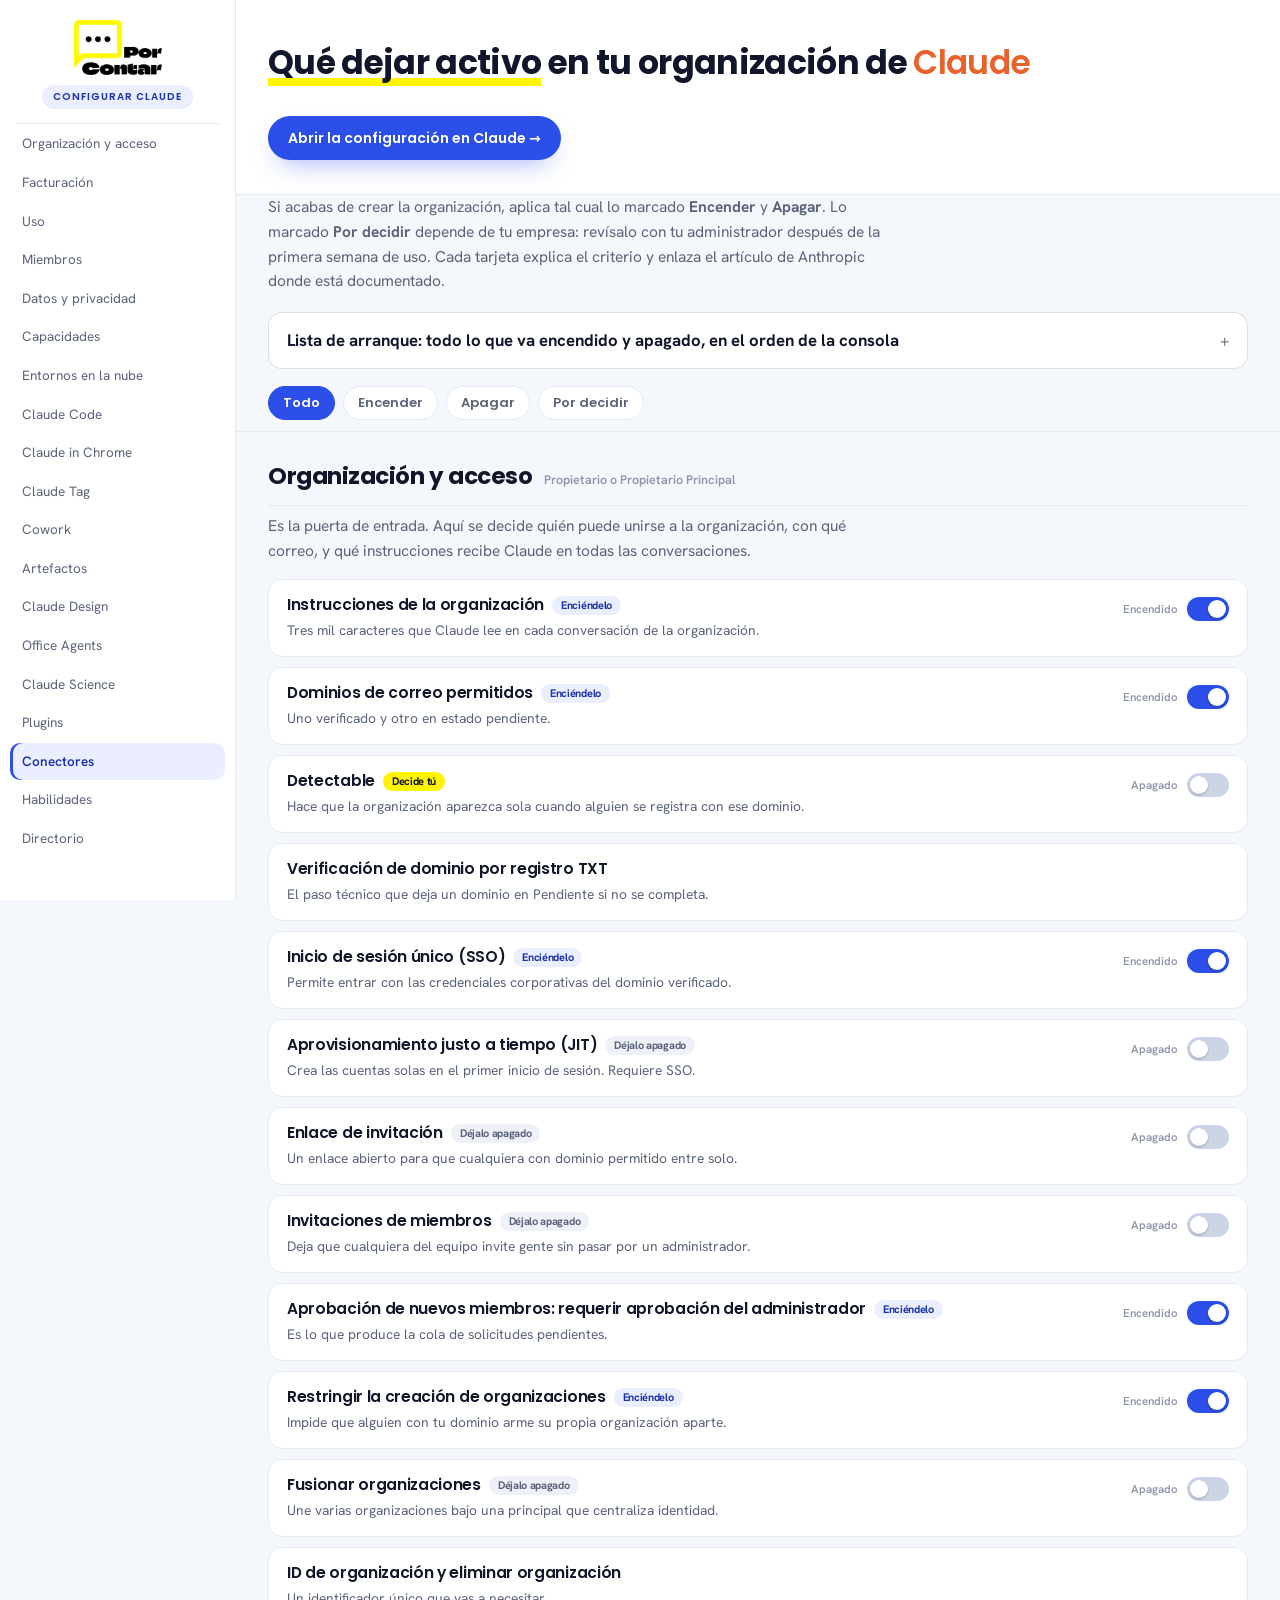
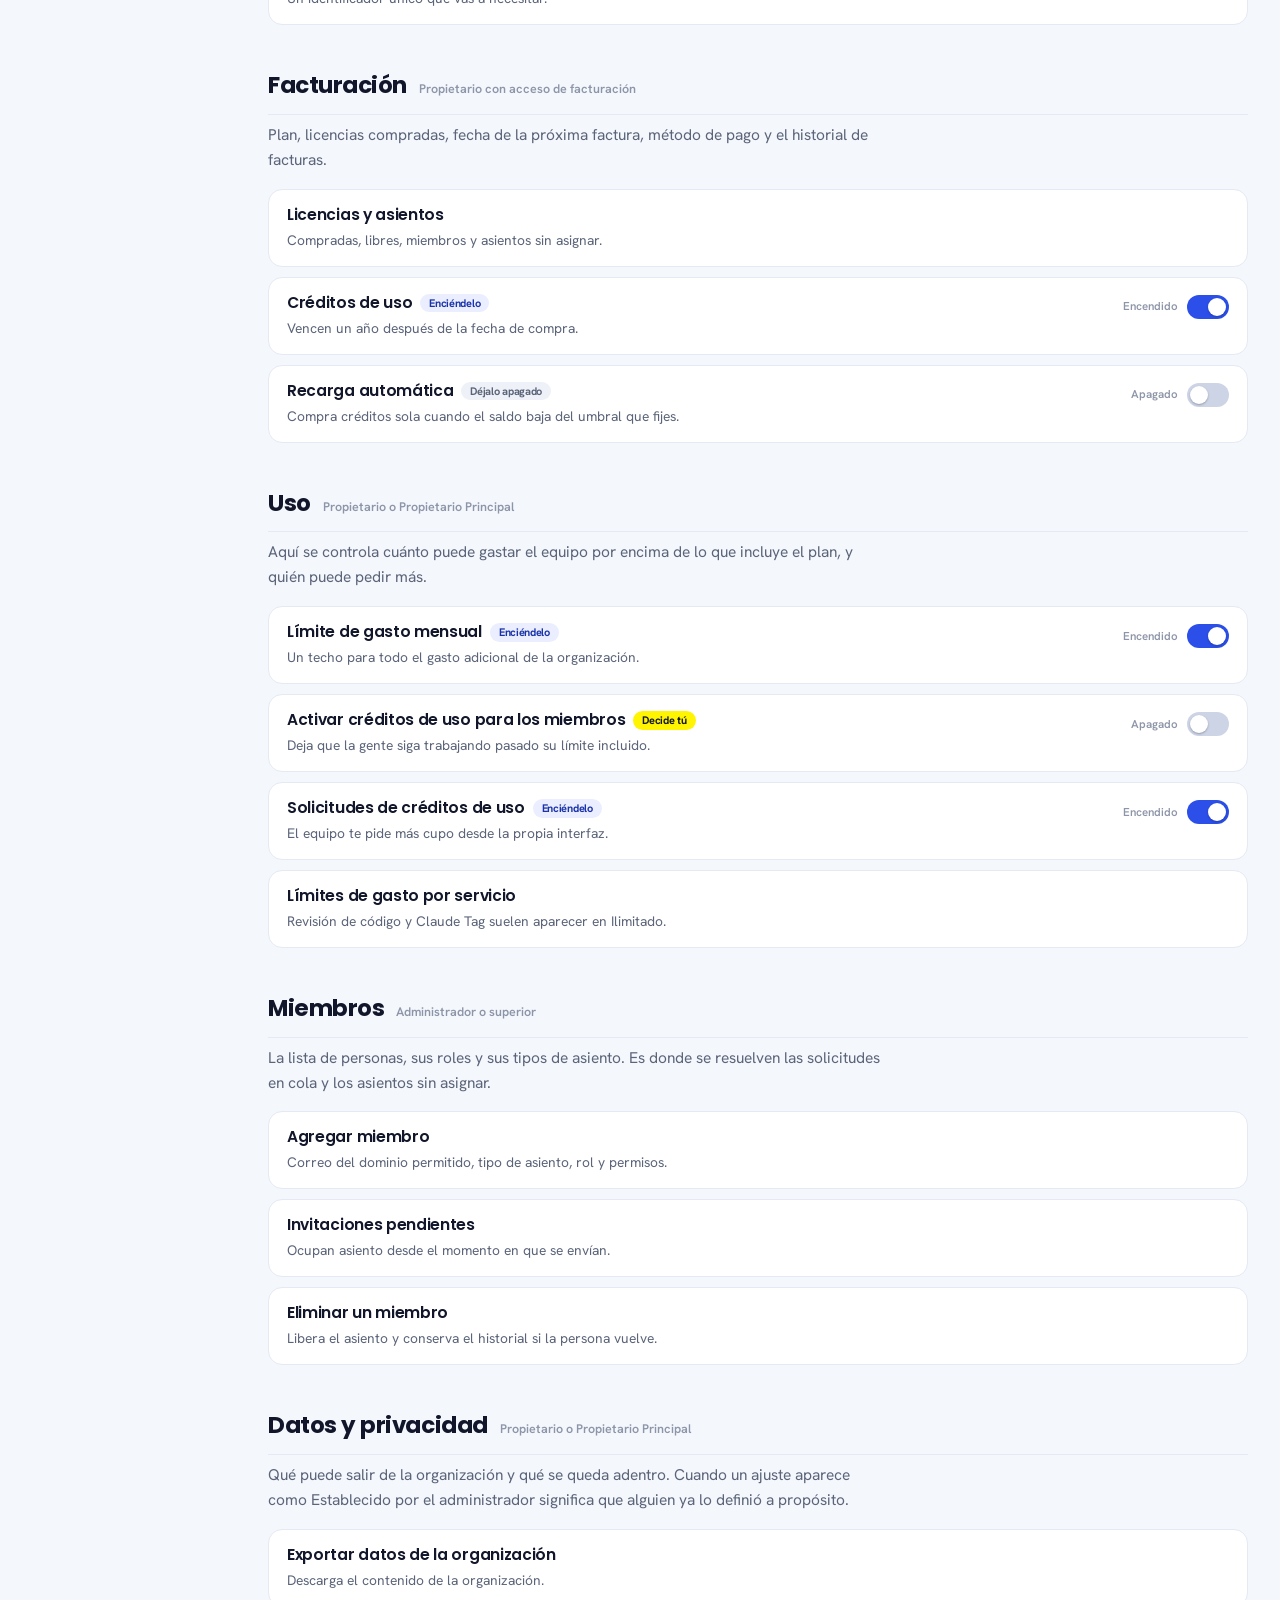
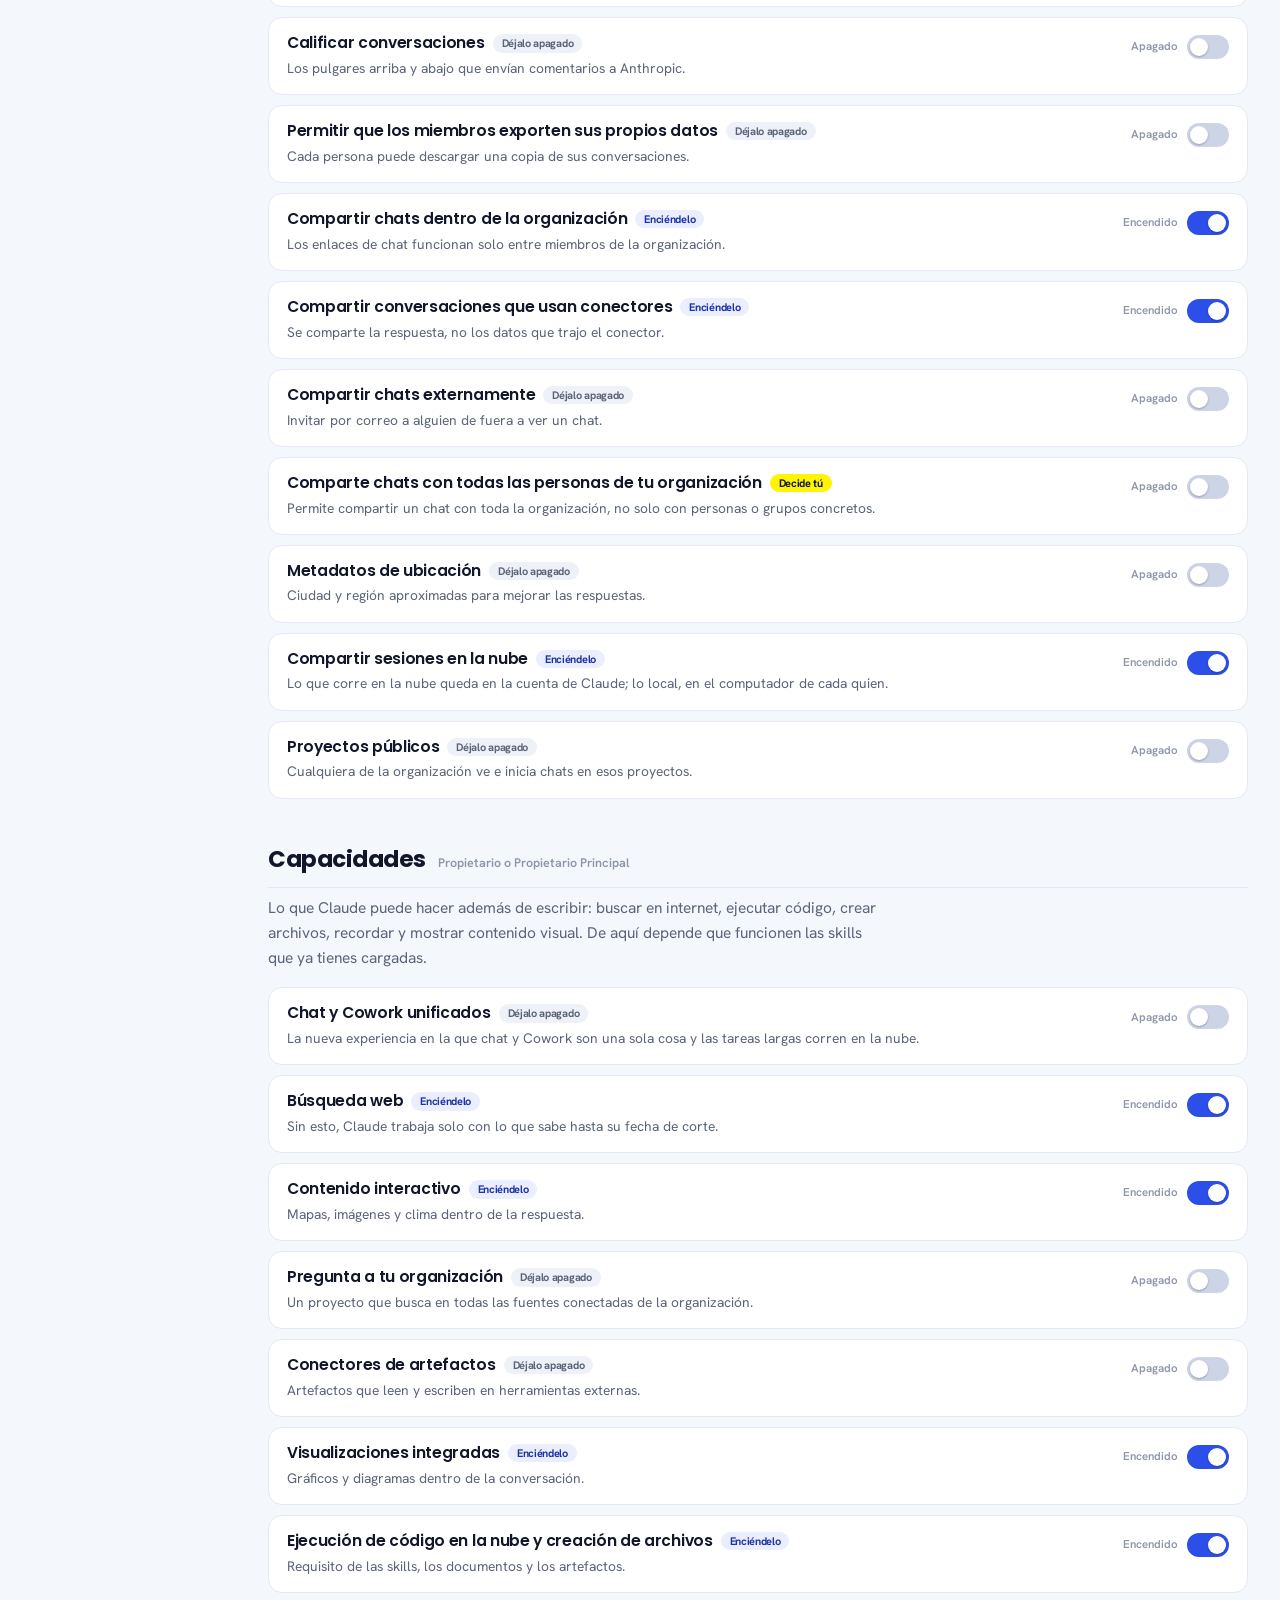
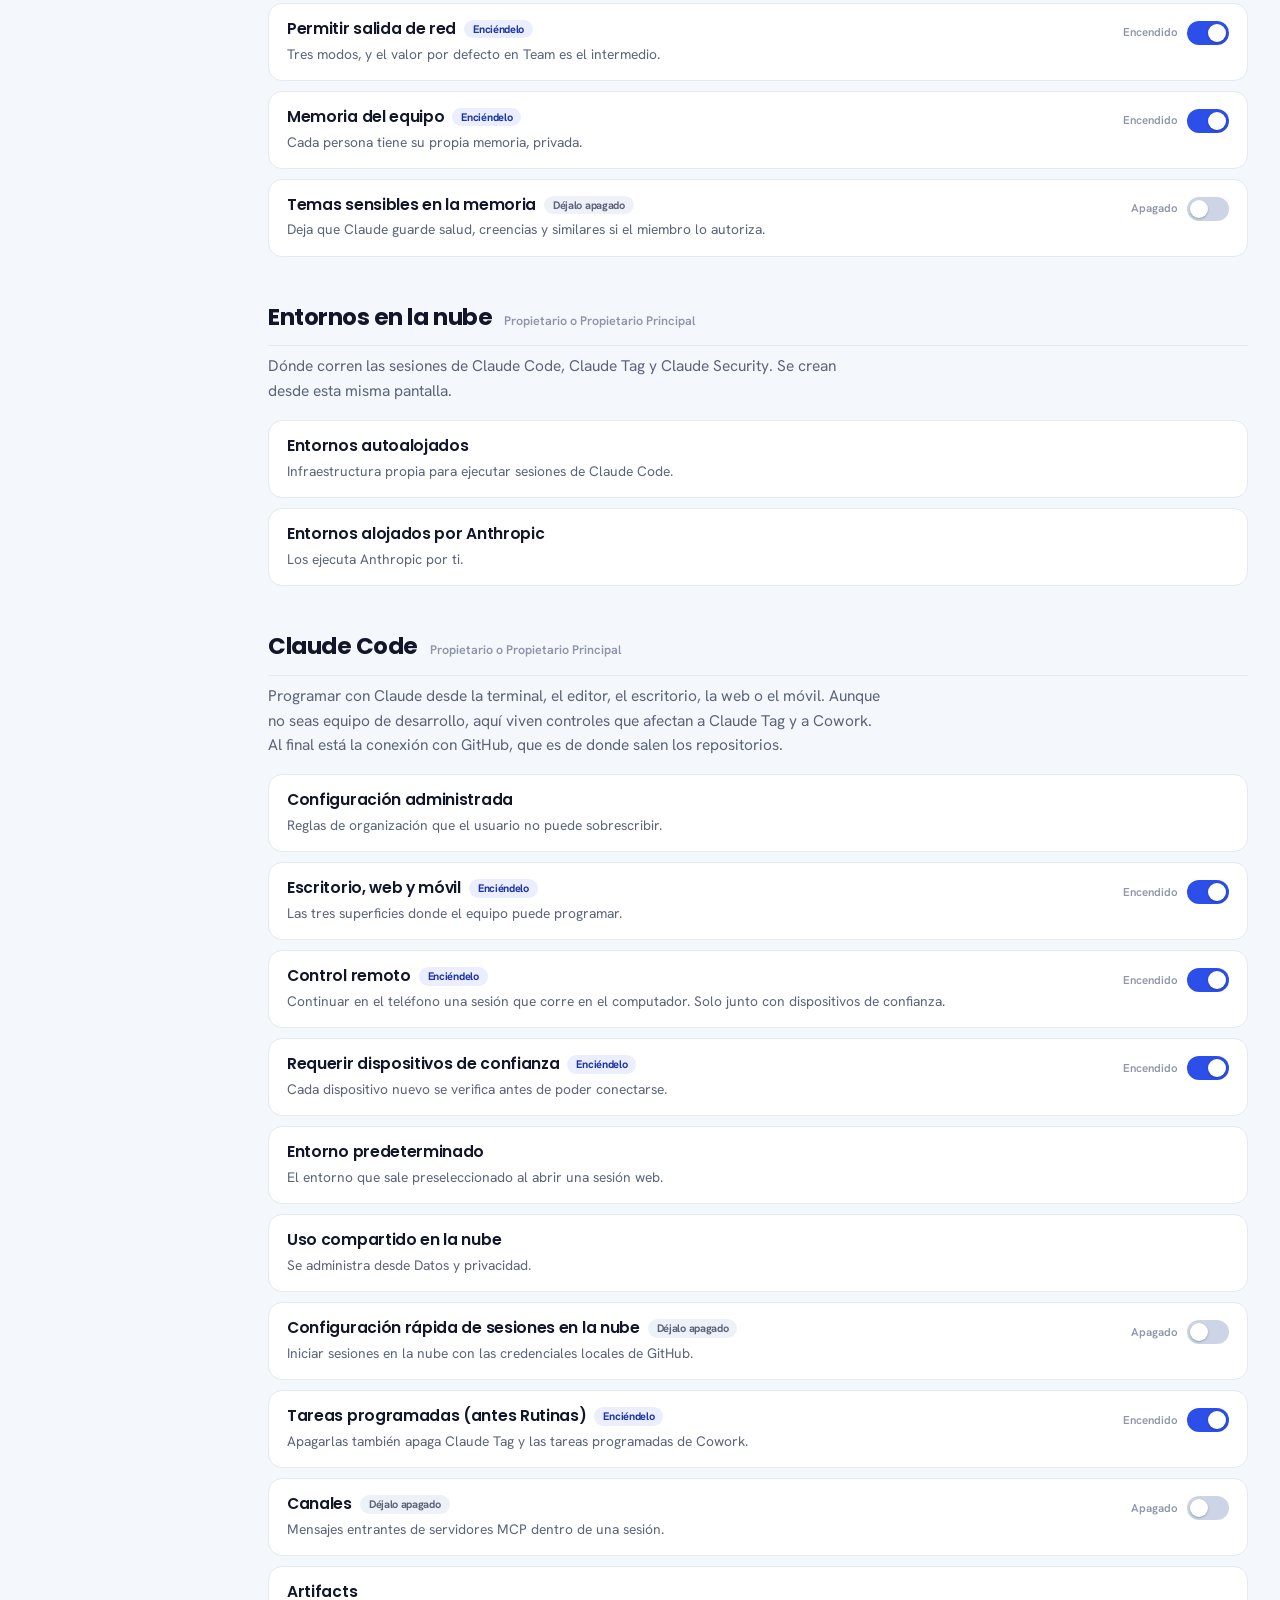
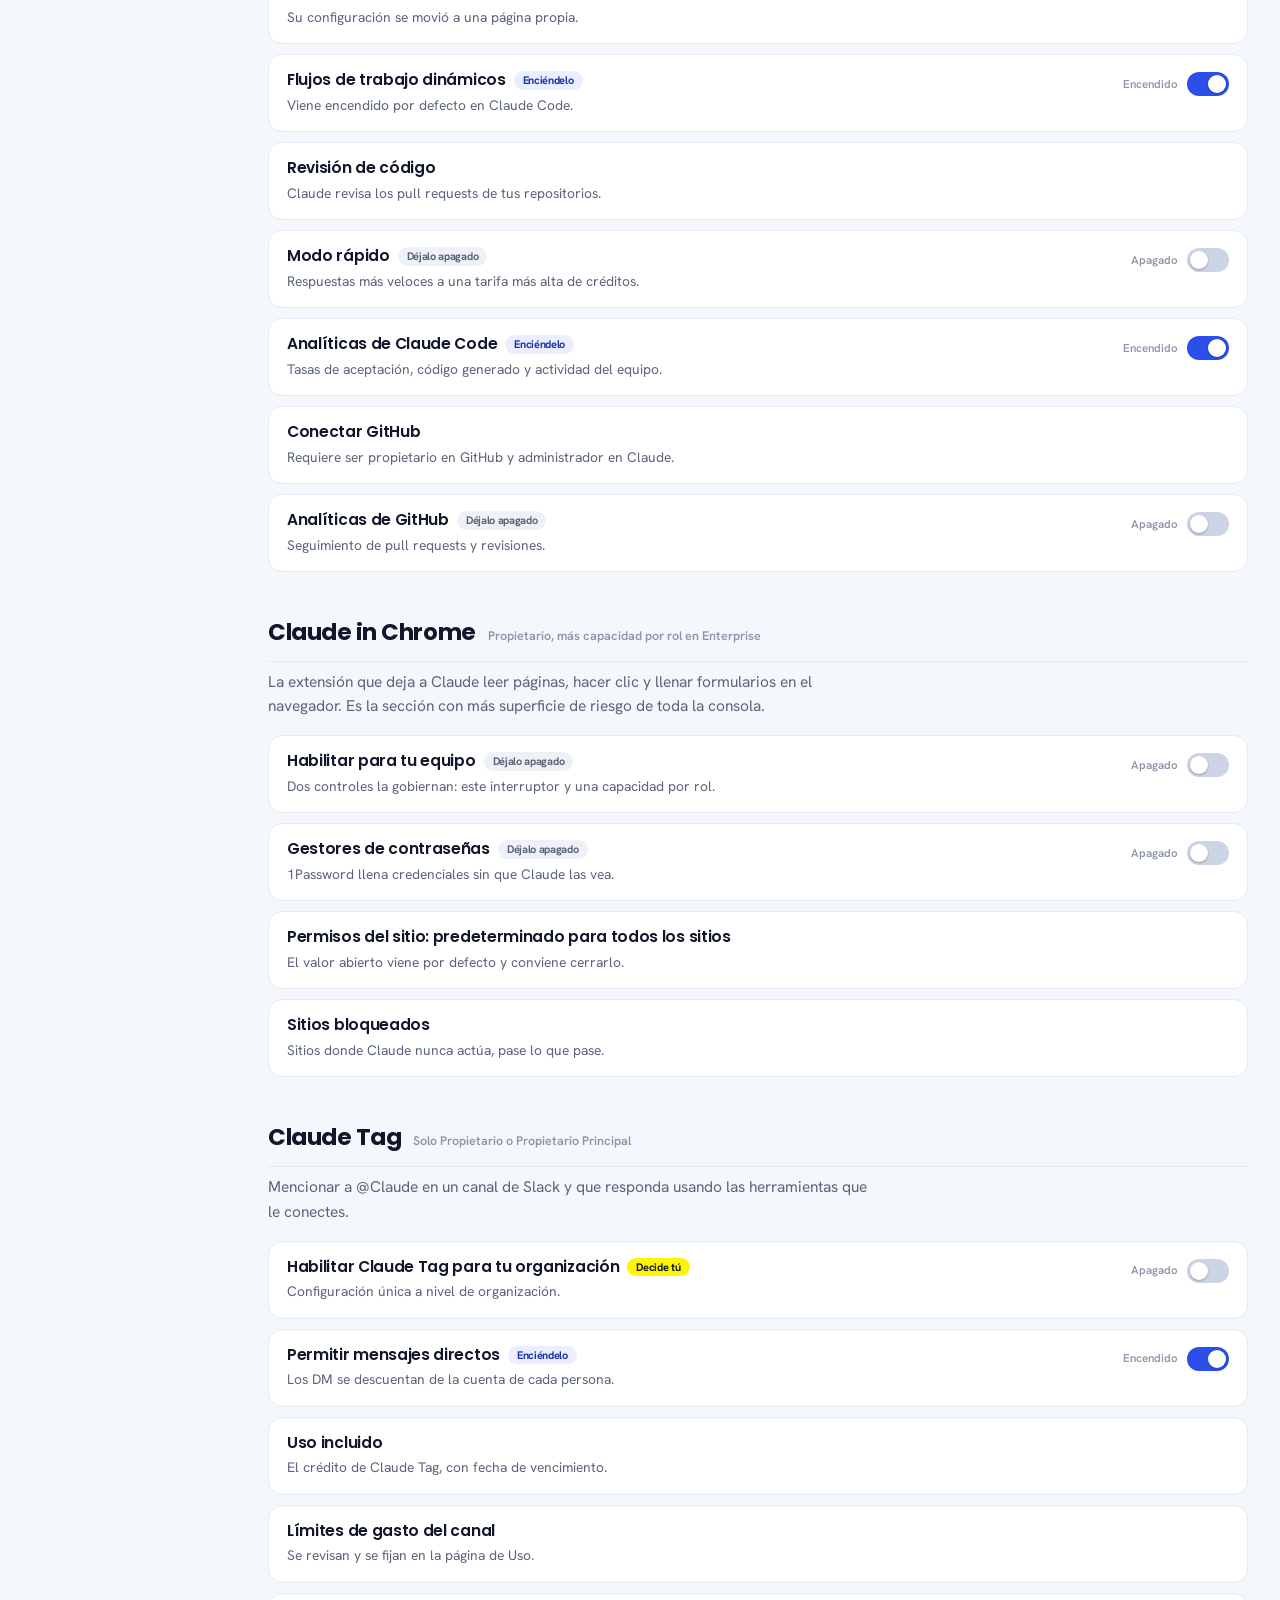
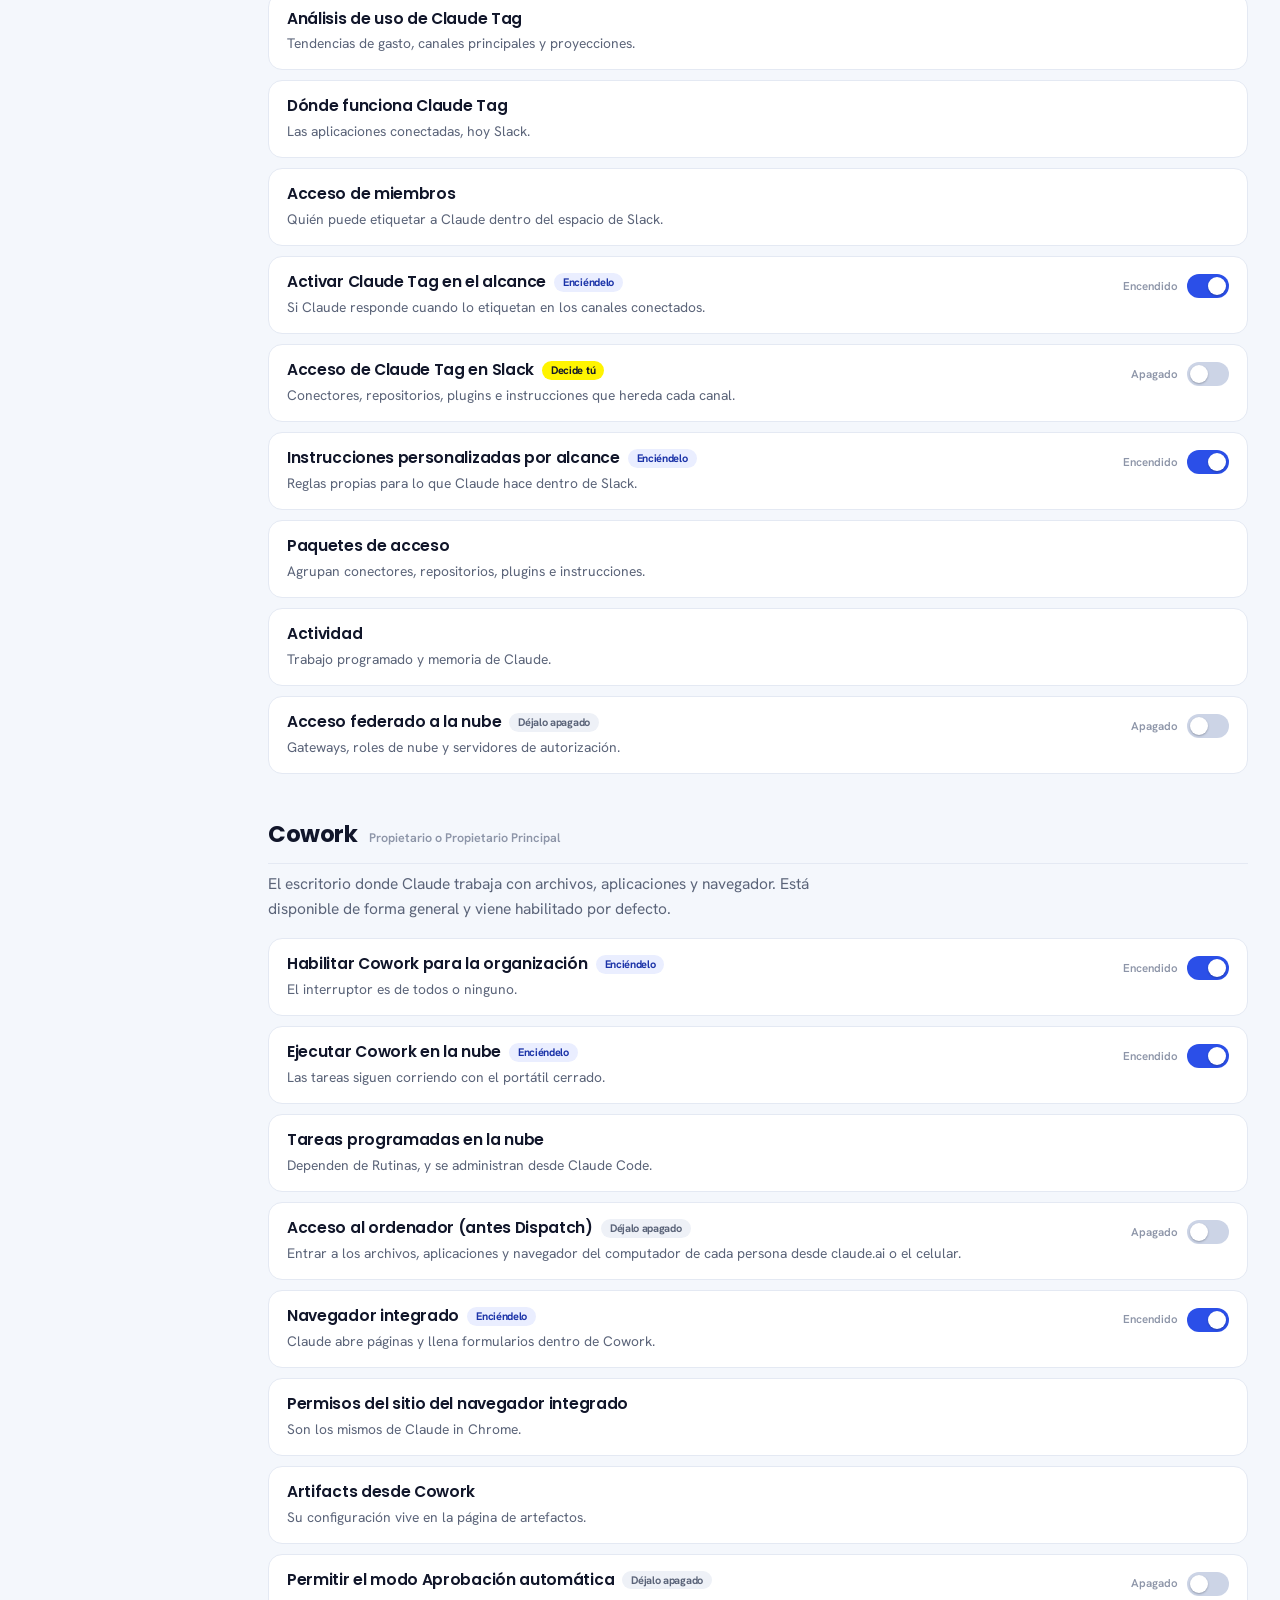
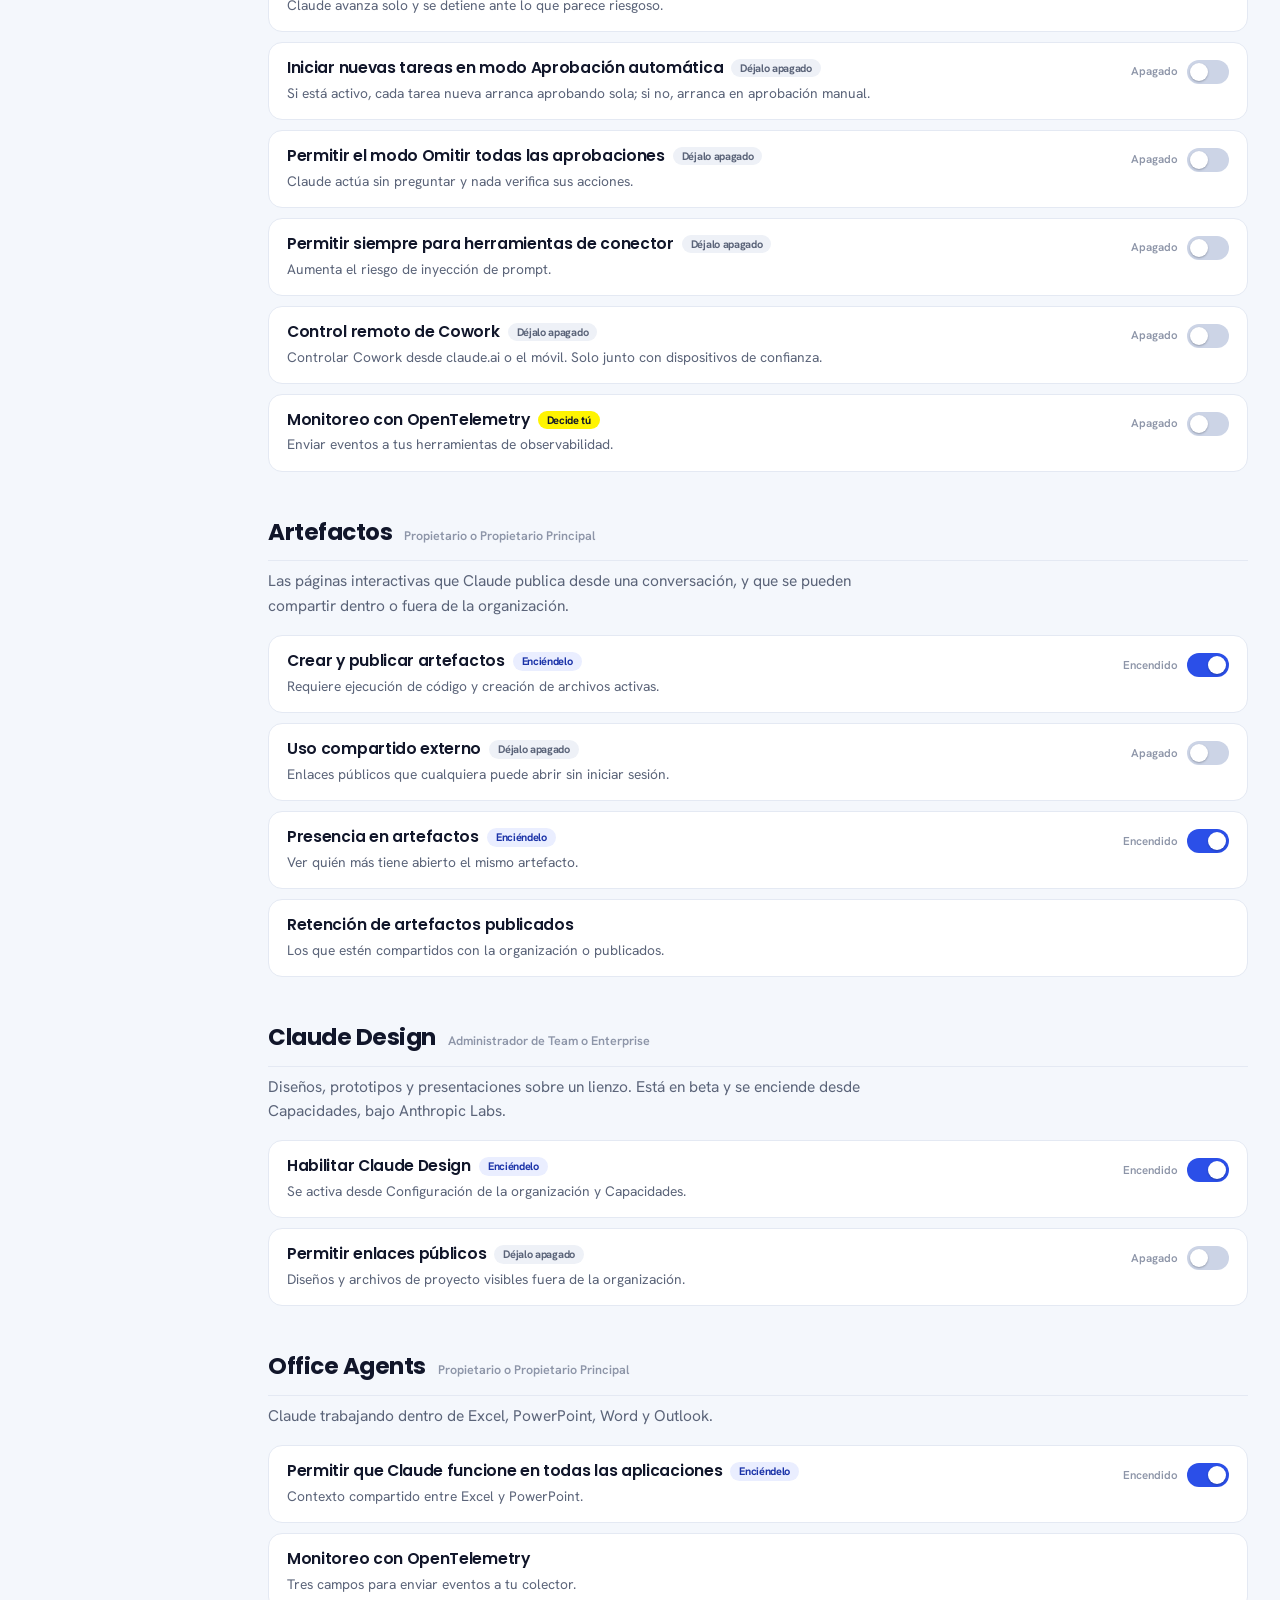
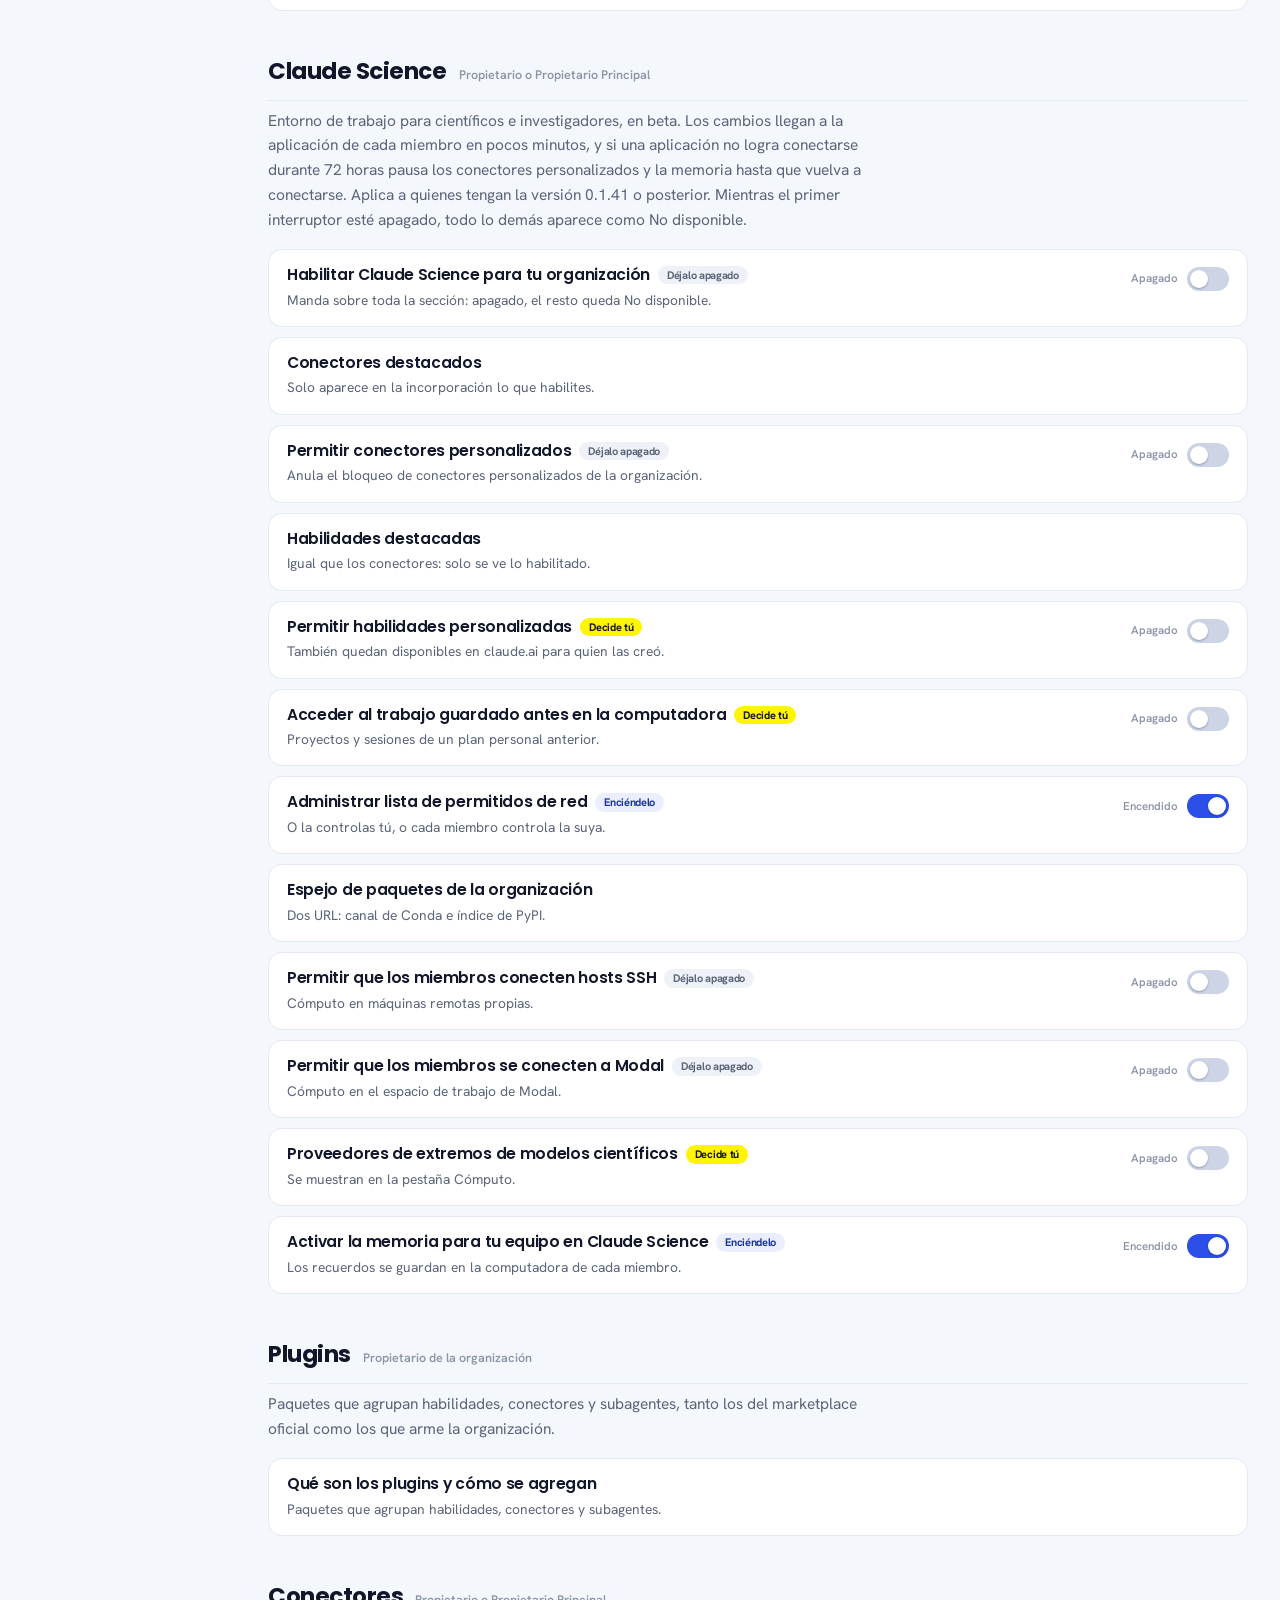
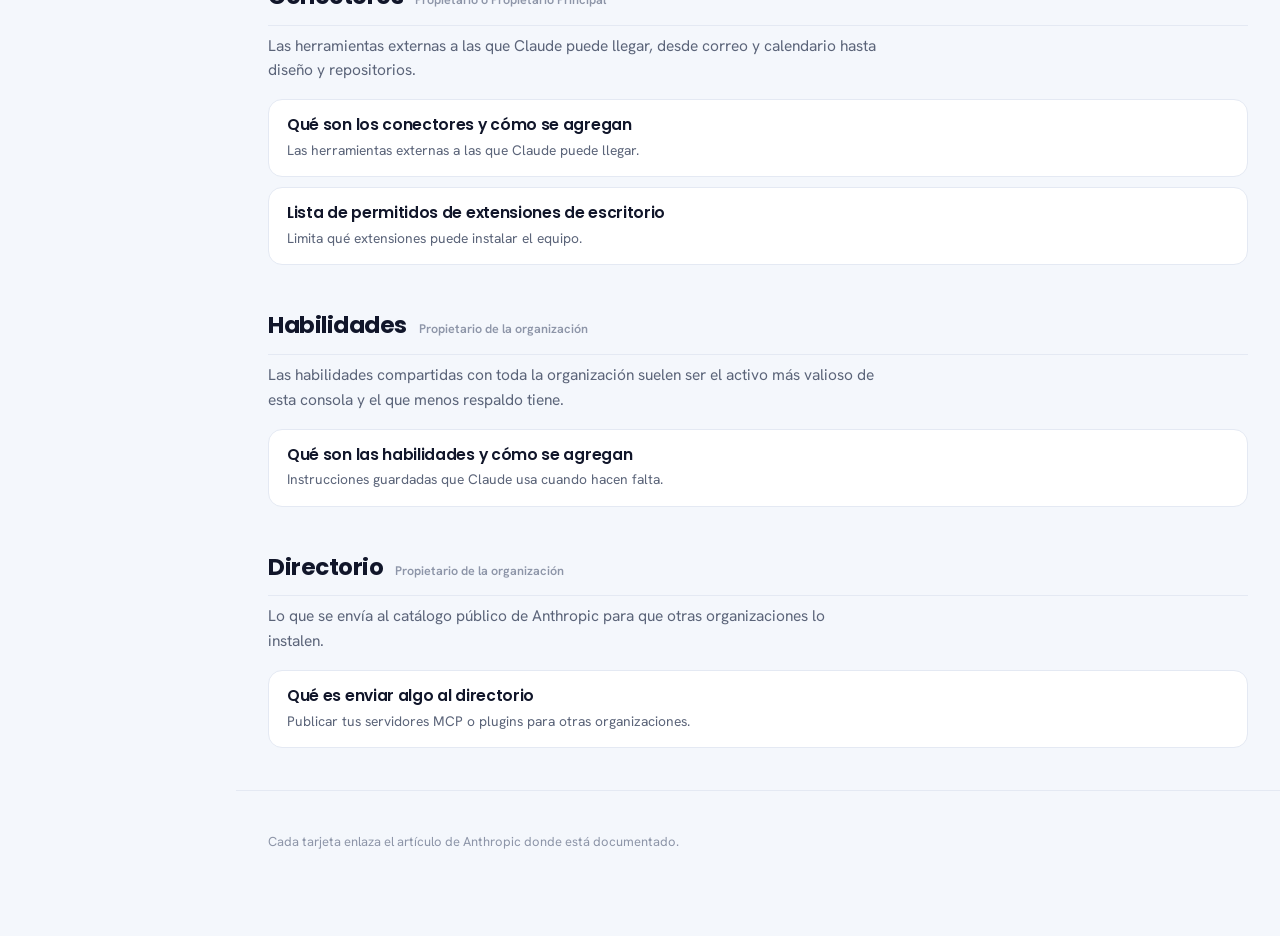
<file: public/configuracion.html>
<!DOCTYPE html>
<html lang="es">
<head>
<meta charset="utf-8">
<meta name="viewport" content="width=device-width, initial-scale=1">
<title>Configurar Claude — PorContar Academia</title>
<link rel="icon" type="image/svg+xml" href="marca/burbuja.svg">
<link rel="preconnect" href="https://fonts.googleapis.com">
<link rel="preconnect" href="https://fonts.gstatic.com" crossorigin>
<link href="https://fonts.googleapis.com/css2?family=Poppins:wght@500;600;700;800&family=Hanken+Grotesk:wght@400;500;600;700&display=swap" rel="stylesheet">
<style>
:root{
  /* marca */
  --pc-blue:#2b4fe8;
  --pc-blue-bright:#4668ff;
  --pc-blue-deep:#1b33a8;
  --pc-blue-tint:#eaeeff;
  --pc-yellow:#fff401;

  --claude:#e8622d;

  /* neutros */
  --ink:#11162a;
  --ink-2:#5b6479;
  --ink-3:#8d95a8;
  --paper:#f4f7fc;
  --card:#ffffff;
  --line:#e4e9f3;

  /* superficies oscuras */
  --night:#0b1120;
  --night-2:#111827;
  --night-line:rgba(255,255,255,.08);
  --on-night:#f1f5f9;
  --on-night-soft:#b6c1d2;

  --radius:14px;
  --pill:999px;
  --shadow:0 20px 50px -34px rgba(17,22,42,.35);
  --display:'Poppins','Segoe UI',system-ui,sans-serif;
  --body:'Hanken Grotesk','Segoe UI',system-ui,-apple-system,sans-serif;
}
*{box-sizing:border-box}
html{scroll-behavior:smooth}
body{
  margin:0;background:var(--paper);color:var(--ink);
  font-family:var(--body);font-size:15.5px;line-height:1.6;-webkit-font-smoothing:antialiased;
}
h1,h2,h3,h4{font-family:var(--display);letter-spacing:-.02em;margin:0}
a{color:var(--pc-blue);text-decoration:underline;text-underline-offset:3px;text-decoration-thickness:1.5px}
a:hover{color:var(--pc-blue-deep)}
:focus-visible{outline:3px solid var(--pc-blue-bright);outline-offset:2px;border-radius:8px}
.u-claude{color:var(--claude);font-weight:600}

/* ---------- layout ---------- */
.shell{display:flex;min-height:100vh}
/* Menú claro: dentro del muro ya hay una barra oscura, no compiten */
.side{
  width:236px;flex:0 0 236px;background:var(--card);color:var(--ink-2);
  border-right:1px solid var(--line);
  position:sticky;top:0;height:100vh;overflow-y:auto;padding:0 0 32px;z-index:60;
}
.side::-webkit-scrollbar{width:6px}
.side::-webkit-scrollbar-thumb{background:#dbe2f0;border-radius:6px}
.brand{
  display:flex;flex-direction:column;align-items:center;gap:10px;text-align:center;
  margin:0 16px;padding:20px 0 14px;border-bottom:1px solid var(--line);
}
.brand img{width:88px;height:auto;display:block}
.brand b{
  display:inline-block;padding:4px 11px;border-radius:var(--pill);
  background:var(--pc-blue-tint);font-family:var(--display);font-size:10px;font-weight:600;
  letter-spacing:.1em;text-transform:uppercase;color:var(--pc-blue-deep);
}
.brand span{display:none}
.side h4{
  margin:18px 0 6px;padding:0 20px;font-family:var(--display);font-size:10.5px;font-weight:600;
  letter-spacing:.12em;text-transform:uppercase;color:var(--ink-3);
}
.side a.nav{
  cursor:pointer;display:flex;align-items:center;justify-content:space-between;gap:8px;
  margin:1px 10px;padding:8px 12px;border-radius:10px;
  color:var(--ink-2);font-size:13.5px;border:0;text-decoration:none;
}
.side a.nav:hover{background:var(--paper);color:var(--ink)}
.side a.nav.on{background:var(--pc-blue-tint);color:var(--pc-blue-deep);font-weight:600;box-shadow:inset 3px 0 0 var(--pc-blue)}
.pill{font-size:11px;font-weight:600;padding:1px 8px;border-radius:var(--pill);background:var(--paper);color:var(--ink-3)}
.pill.alerta{background:var(--pc-yellow);color:var(--ink)}

#abrirMenu{
  display:none;position:fixed;left:14px;bottom:16px;z-index:80;
  font-family:var(--display);font-size:14px;font-weight:600;cursor:pointer;
  background:var(--pc-blue);color:#fff;border:0;border-radius:var(--pill);
  padding:11px 20px;box-shadow:0 12px 26px -12px rgba(43,79,232,.55);
}
#velo{display:none;position:fixed;inset:0;background:rgba(11,17,32,.55);z-index:55}
body.menu #velo{display:block}

.main{flex:1;min-width:0;padding:0 0 70px}
.wrap{max-width:1100px;margin:0 auto;padding:0 32px}

/* ---------- portada ---------- */
.hero{background:var(--card);border-bottom:1px solid var(--line);padding:44px 0 34px}
.deco{display:none}
.hero h1{margin:0 0 14px;font-size:33px;line-height:1.14;font-weight:700}
.hero h1 br{display:none}
.hero h1 .bloque{display:inline;font-size:inherit;padding:0}
.hero h1 .am{background:linear-gradient(transparent 82%,var(--pc-yellow) 82%)}
.hero h1 .bl:before{content:' '}
.hero p{margin:0;max-width:64ch;color:var(--ink-2);font-size:16px}
.hero-cta{
  display:inline-flex;align-items:center;gap:8px;margin-top:20px;padding:11px 20px;
  border-radius:var(--pill);background:var(--pc-blue);color:#fff;text-decoration:none;
  font-family:var(--display);font-size:14px;font-weight:600;
  box-shadow:0 12px 26px -12px rgba(43,79,232,.55);
}
.hero-cta:hover{background:var(--pc-blue-deep);color:#fff}

/* ---------- barra de progreso y filtros ---------- */
.barra{
  position:sticky;top:0;z-index:20;background:rgba(244,247,252,.94);backdrop-filter:blur(8px);
  border-bottom:1px solid var(--line);padding:11px 0;margin-bottom:26px;
}
.barra .wrap{display:flex;align-items:center;gap:8px;flex-wrap:wrap}
button.filtro{
  font-family:var(--display);font-size:13px;font-weight:600;border:1px solid var(--line);
  background:#fff;color:var(--ink-2);border-radius:var(--pill);padding:6px 14px;cursor:pointer;
}
button.filtro:hover{border-color:var(--pc-blue);color:var(--pc-blue)}
button.filtro[aria-pressed="true"]{background:var(--pc-blue);color:#fff;border-color:var(--pc-blue)}

/* ---------- secciones ---------- */
section{margin:0 0 42px;scroll-margin-top:78px}
.cab{border-bottom:1px solid var(--line);padding-bottom:10px;margin-bottom:8px;
     display:flex;align-items:baseline;gap:12px;flex-wrap:wrap}
.cab h2{font-size:23px;font-weight:700}
.cab .quien{font-size:12.5px;color:var(--ink-3);font-weight:600}
.intro{margin:0 0 16px;color:var(--ink-2);max-width:68ch}

.item{background:var(--card);border:1px solid var(--line);border-radius:var(--radius);margin-bottom:10px;overflow:hidden}
.item.oculto{display:none}
.fila{display:flex;align-items:flex-start;gap:14px;padding:15px 18px;cursor:pointer}
.fila:hover{background:#fafbff}
.fila .txt{flex:1;min-width:0}
.fila h3{margin:0 0 3px;font-size:15.5px;font-weight:600;line-height:1.35}
.fila p{margin:0;font-size:13.8px;color:var(--ink-2)}
.marca{
  display:inline-block;font-family:var(--body);font-size:11px;font-weight:700;padding:2px 9px;
  border-radius:var(--pill);margin-left:8px;vertical-align:1px;white-space:nowrap;
}
.m-activar{background:var(--pc-blue-tint);color:var(--pc-blue-deep)}
.m-desactivar{background:#eef1f7;color:var(--ink-2)}
.m-decidir{background:var(--pc-yellow);color:var(--ink)}
.m-info{background:#f1f4f9;color:var(--ink-3)}

.sw{flex:0 0 auto;display:flex;align-items:center;gap:9px;padding-top:2px}
.sw small{font-size:11.5px;color:var(--ink-3);width:56px;text-align:right;font-weight:600}
.toggle{
  width:42px;height:24px;border-radius:var(--pill);background:#ccd4e6;border:0;
  position:relative;cursor:pointer;flex:0 0 42px;transition:background .18s;
}
.toggle::after{
  content:'';position:absolute;top:3px;left:3px;width:18px;height:18px;border-radius:50%;
  background:#fff;box-shadow:0 1px 2px rgba(17,22,42,.3);transition:transform .18s;
}
.toggle[aria-checked="true"]{background:var(--pc-blue)}
.toggle[aria-checked="true"]::after{transform:translateX(18px)}
.toggle[disabled]{opacity:.4;cursor:not-allowed}
/* Estos no se prenden ni se apagan: se agregan a mano. Sin switch y sin etiqueta:
   la tarjeta queda solo con la explicación. */
.item[data-rec="info"] .toggle{display:none}
.marca.m-info{display:none}

.detalle{display:none;padding:0 18px 18px;border-top:1px solid var(--line)}
.item.abierto .detalle{display:block}
.detalle h5{
  margin:15px 0 5px;font-family:var(--display);font-size:11px;font-weight:600;
  text-transform:uppercase;letter-spacing:.09em;color:var(--ink-3);
}
.detalle p{margin:0 0 8px;font-size:14.5px;color:var(--ink-2);max-width:70ch}
.detalle .criterio{border-left:3px solid var(--pc-blue);padding:2px 0 2px 14px;background:none}
.detalle .criterio p{margin:0;color:var(--ink)}
.fuente{margin-top:12px;font-size:12.5px;color:var(--ink-3);display:flex;gap:7px;align-items:baseline;flex-wrap:wrap}
.aviso{
  border-left:3px solid var(--pc-yellow);background:#fffdf0;padding:10px 14px;
  border-radius:0 8px 8px 0;font-size:14px;margin:10px 0;color:var(--ink);
}
.sinverificar{
  border-left:3px solid var(--line);background:var(--paper);padding:10px 14px;
  border-radius:0 8px 8px 0;font-size:13.6px;color:var(--ink-2);margin:10px 0;
}


footer{max-width:1100px;margin:0 auto;padding:28px 32px 0;color:var(--ink-3);font-size:13px;border-top:1px solid var(--line)}

@media(max-width:860px){
  .side{position:fixed;top:0;left:0;height:100vh;transform:translateX(-100%);transition:transform .22s ease}
  body.menu .side{transform:translateX(0);box-shadow:0 0 40px rgba(11,17,32,.4)}
  #abrirMenu{display:block;left:auto;right:14px;bottom:14px}   /* a la derecha: no tapa los filtros */
  .main{padding-bottom:96px}
  .wrap{padding:0 20px}
  .hero h1{font-size:27px}
  .sw small{display:none}
}
@media(prefers-reduced-motion:reduce){*{transition:none!important}}

    /* lista de arranque */
    .arranque{margin:18px 0 6px}
    .arranque details{border:1px solid rgba(0,0,0,.12);border-radius:14px;background:#fff;padding:0 18px}
    .arranque summary{cursor:pointer;padding:14px 0;font-weight:700;font-size:1.05rem;list-style:none;display:flex;align-items:center;gap:10px}
    .arranque summary::-webkit-details-marker{display:none}
    .arranque summary::after{content:'+';margin-left:auto;font-weight:400;opacity:.6}
    .arranque details[open] summary::after{content:'–'}
    .arranque ol{margin:0 0 16px;padding-left:22px}
    .arranque li{margin:10px 0 14px}
    .arranque li>strong{display:block;margin-bottom:4px}
    .arranque .l{margin:3px 0;line-height:1.5}
    .arranque .l .marca{margin-right:6px}
    .arranque .l em{font-style:normal;font-weight:600;opacity:.75;display:block;margin-top:8px}
    .arranque .nota{font-size:.92rem;opacity:.8;margin:0 0 14px}
</style>
</head>
<body>
<button id="abrirMenu" aria-expanded="false">Secciones</button>
<div id="velo"></div>
<div class="shell">
<nav class="side" id="side">
  <div class="brand">
    <img src="marca/porcontar-tinta.png" alt="PorContar" width="480" height="302">
    <b>Configurar Claude</b>
  </div>
  <div id="nav"></div>
</nav>

<main class="main">
  <div class="hero">
    <div class="deco rayas"></div>
    <div class="deco cuarto"></div>
    <div class="wrap">
      <h1><span class="bloque am">Qué dejar activo</span> <span class="bloque bl">en tu organización de <span class="u-claude">Claude</span></span></h1>
      <a class="hero-cta" href="https://claude.ai/admin-settings/organization" target="_blank" rel="noopener">
        Abrir la configuración en Claude →
      </a>
    </div>
  </div>


  <div class="wrap">
    <p class="intro">Si acabas de crear la organización, aplica tal cual lo marcado <strong>Encender</strong> y <strong>Apagar</strong>. Lo marcado <strong>Por decidir</strong> depende de tu empresa: revísalo con tu administrador después de la primera semana de uso. Cada tarjeta explica el criterio y enlaza el artículo de Anthropic donde está documentado.</p>
  </div>

  <div class="wrap arranque">
    <details>
      <summary>Lista de arranque: todo lo que va encendido y apagado, en el orden de la consola</summary>
      <p class="nota">Para una organización nueva. “Depende” se revisa con el administrador después de la primera semana. Al terminar, guarda una captura con fecha de cada pantalla.</p>
      <ol>
        <li><strong>Organización</strong>
          <p class="l"><span class="marca m-activar">Encender</span>Instrucciones de la organización, dominio verificado, aprobación del administrador para nuevos miembros, restringir la creación de organizaciones, SSO si el dominio ya está verificado.</p>
          <p class="l"><span class="marca m-desactivar">Apagar</span>Enlace de invitación, aprovisionamiento automático (JIT), invitaciones por miembros, fusionar organizaciones.</p>
          <p class="l"><span class="marca m-decidir">Depende</span>Detectable.</p>
        </li>
        <li><strong>Facturación</strong>
          <p class="l"><span class="marca m-activar">Encender</span>Créditos de uso.</p>
          <p class="l"><span class="marca m-desactivar">Apagar</span>Recarga automática.</p>
        </li>
        <li><strong>Uso</strong>
          <p class="l"><span class="marca m-activar">Encender</span>Límite de gasto mensual, solicitudes de créditos de uso.</p>
          <p class="l"><span class="marca m-decidir">Depende</span>Activar créditos de uso para los miembros.</p>
        </li>
        <li><strong>Miembros</strong>
          <p class="l"><span class="marca m-decidir">Depende</span>Sin interruptores: cada persona entra con correo del dominio, tipo de asiento y rol. Revisar las invitaciones pendientes, que ocupan asiento desde que se envían.</p>
        </li>
        <li><strong>Datos y privacidad</strong>
          <p class="l"><em>Uso compartido</em></p>
          <p class="l"><span class="marca m-activar">Encender</span>Compartir chats, compartir chats que usan conectores, compartir sesiones en la nube, compartir proyectos.</p>
          <p class="l"><span class="marca m-desactivar">Apagar</span>Compartir chats externamente, proyectos públicos.</p>
          <p class="l"><span class="marca m-decidir">Depende</span>Comparte chats con todas las personas de tu organización: apagar si hay varias áreas.</p>
          <p class="l"><em>Controles de datos</em></p>
          <p class="l"><span class="marca m-desactivar">Apagar</span>Permitir que los miembros exporten sus propios datos.</p>
          <p class="l"><em>Controles de privacidad</em></p>
          <p class="l"><span class="marca m-desactivar">Apagar</span>Valoración de chats, metadatos de ubicación.</p>
          <p class="l"><em>Monitorización</em></p>
          <p class="l"><span class="marca m-decidir">Depende</span>Vacía, salvo que TI tenga una herramienta de observabilidad.</p>
        </li>
        <li><strong>Capacidades</strong>
          <p class="l"><span class="marca m-desactivar">Apagar</span>Chat y Cowork unificados.</p>
          <p class="l"><em>Fuentes de datos</em></p>
          <p class="l"><span class="marca m-activar">Encender</span>Búsqueda web, contenido interactivo, navegador integrado, visualizaciones integradas.</p>
          <p class="l"><span class="marca m-desactivar">Apagar</span>Pregunta a tu organización, hasta revisar los permisos de carpetas.</p>
          <p class="l"><span class="marca m-decidir">Depende</span>Conectores de artefactos: apagado hasta tener el caso.</p>
          <p class="l"><em>Aprobaciones de herramientas</em></p>
          <p class="l"><span class="marca m-desactivar">Apagar</span>Aprobar automáticamente, iniciar nuevas tareas en aprobar automáticamente, omitir todas las aprobaciones, “permitir siempre” para herramientas de conector.</p>
          <p class="l"><em>Ejecución de código</em></p>
          <p class="l"><span class="marca m-activar">Encender</span>Ejecución de código en la nube y creación de archivos; acceso de red saliente con la lista de dominios en “solo gestores de paquetes”.</p>
          <p class="l"><em>Sesiones remotas</em></p>
          <p class="l"><span class="marca m-activar">Encender</span>Requerir dispositivos de confianza, tareas programadas (antes Rutinas).</p>
          <p class="l"><span class="marca m-desactivar">Apagar</span>Acceso al ordenador.</p>
          <p class="l"><em>Memoria</em></p>
          <p class="l"><span class="marca m-activar">Encender</span>Habilitar memoria para el equipo.</p>
          <p class="l"><span class="marca m-desactivar">Apagar</span>Temas sensibles en la memoria.</p>
        </li>
        <li><strong>Claude Code</strong>
          <p class="l"><span class="marca m-activar">Encender</span>Escritorio, web y móvil; requerir dispositivos de confianza; flujos de trabajo dinámicos; analíticas de Claude Code.</p>
          <p class="l"><span class="marca m-desactivar">Apagar</span>Control remoto (hasta tener el caso), configuración rápida de sesiones en la nube, canales, modo rápido, analíticas de GitHub.</p>
        </li>
        <li><strong>Claude in Chrome</strong>
          <p class="l"><span class="marca m-desactivar">Apagar</span>Habilitar para tu equipo, gestores de contraseñas. Si se enciende: piloto con dos personas y lista de sitios permitidos.</p>
        </li>
        <li><strong>Claude Tag</strong>
          <p class="l"><span class="marca m-desactivar">Apagar</span>Apagado salvo que la empresa use Slack. Si se usa: encender mensajes directos e instrucciones por alcance; apagar acceso federado a la nube.</p>
        </li>
        <li><strong>Cowork</strong>
          <p class="l"><span class="marca m-activar">Encender</span>Habilitar Cowork, ejecutar Cowork en la nube, navegador integrado.</p>
          <p class="l"><span class="marca m-desactivar">Apagar</span>Acceso al ordenador (antes Dispatch), control remoto, aprobación automática, omitir todas las aprobaciones, “permitir siempre” para conectores.</p>
          <p class="l"><span class="marca m-decidir">Depende</span>Monitorización con OpenTelemetry.</p>
        </li>
        <li><strong>Artefactos</strong>
          <p class="l"><span class="marca m-activar">Encender</span>Crear y publicar artefactos, presencia en artefactos.</p>
          <p class="l"><span class="marca m-desactivar">Apagar</span>Uso compartido externo.</p>
        </li>
        <li><strong>Claude Design</strong>
          <p class="l"><span class="marca m-activar">Encender</span>Habilitar Claude Design.</p>
          <p class="l"><span class="marca m-desactivar">Apagar</span>Permitir enlaces públicos.</p>
        </li>
        <li><strong>Office Agents</strong>
          <p class="l"><span class="marca m-activar">Encender</span>Permitir que Claude funcione en todas las aplicaciones.</p>
        </li>
        <li><strong>Claude Science</strong>
          <p class="l"><span class="marca m-desactivar">Apagar</span>Completo, salvo que un equipo técnico lo pida.</p>
        </li>
        <li><strong>Plugins, conectores y habilidades</strong>
          <p class="l"><span class="marca m-decidir">Depende</span>Solo fuentes aprobadas por TI. Lista de extensiones de escritorio permitidas. Cada conector nuevo se revisa antes de habilitarlo para la organización.</p>
        </li>
      </ol>
      <p class="nota">Si un ajuste no está en esta lista, déjalo como viene y anótalo para revisarlo.</p>
    </details>
  </div>

  <div class="barra">
    <div class="wrap">
      <button class="filtro" data-f="todo" aria-pressed="true">Todo</button>
      <button class="filtro" data-f="activar" aria-pressed="false">Encender</button>
      <button class="filtro" data-f="desactivar" aria-pressed="false">Apagar</button>
      <button class="filtro" data-f="decidir" aria-pressed="false">Por decidir</button>
    </div>
  </div>

  <div class="wrap" id="contenido"></div>


  <footer>
    <p>Cada tarjeta enlaza el artículo de Anthropic donde está documentado.</p>
  </footer>
</main>
</div>

<script>
const S = [];

S.push({
id:'org', nombre:'Organización y acceso', quien:'Propietario o Propietario Principal',
intro:'Es la puerta de entrada. Aquí se decide quién puede unirse a la organización, con qué correo, y qué instrucciones recibe Claude en todas las conversaciones.',
items:[
 {titulo:'Instrucciones de la organización', rec:'activar', resumen:'Tres mil caracteres que Claude lee en cada conversación de la organización.',
  que:'Son instrucciones que Claude sigue en cada conversación de toda la organización. Cuando una instrucción personal de un miembro contradice una de la organización, Claude favorece la de la organización. El máximo es de 3000 caracteres y los cambios tardan hasta una hora en aplicarse en todos los productos. Para borrarlas, se vacía el campo y se guarda. Anthropic recomienda mantenerlas cortas porque se incluyen en cada mensaje que envía cualquier persona del equipo.',
  criterio:'La mayoría lo deja con una regla suelta de formato y ahí se queda. Ese campo es el lugar para lo que no quieres repetir nunca, como el idioma en que escribe el equipo, el paso de revisión obligatorio antes de publicar o las promesas que nunca se pueden hacer. Escríbelo corto y revísalo cada trimestre.',
  fuente:{t:'Establecer instrucciones de organización', u:'https://support.claude.com/es/articles/14546867-establecer-instrucciones-de-organizacion'}},

 {titulo:'Dominios de correo permitidos', rec:'activar', resumen:'Uno verificado y otro en estado pendiente.',
  que:'El dominio del propietario aparece en la lista automáticamente. Los administradores pueden agregar dominios adicionales, verificarlos y activarlos como Detectable. La documentación advierte que los dominios de correo personal, como Gmail, y los dominios .edu no se pueden agregar a la lista permitida.',
  aviso:'Si el dominio que tienes pendiente es un .edu o una variante por país como .edu.co, revisa esto antes de insistir. La documentación menciona los .edu como no permitidos, aunque no dice de forma explícita si esa regla cubre las variantes por país. Antes de invertir más tiempo en el registro TXT, vale confirmarlo con soporte.',
  criterio:'Un dominio en Pendiente no protege nada y confunde a quien lea la consola después de ti. O lo verificas esta semana o lo retiras y trabajas con esa contraparte por invitación individual.',
  fuente:{t:'Buscar y unirse a una organización de Team o Enterprise', u:'https://support.claude.com/es/articles/13566435-buscar-y-unirse-a-una-organizacion-de-team-o-enterprise'}},

 {titulo:'Detectable', rec:'decidir', resumen:'Hace que la organización aparezca sola cuando alguien se registra con ese dominio.',
  que:'Cuando alguien se registra en Claude con un correo de trabajo que coincide con una organización detectable, ve la opción de unirse durante el flujo de registro. Puede unirse o seguir con una cuenta personal. Si varias organizaciones comparten el mismo dominio y todas son detectables, la persona las ve todas y elige.',
  criterio:'Sin asientos libres, Detectable es una llave abierta hacia una fila de solicitudes que no puedes atender. Enciéndelo cuando haya asientos comprados y un criterio claro de quién entra.',
  fuente:{t:'Buscar y unirse a una organización de Team o Enterprise', u:'https://support.claude.com/es/articles/13566435-buscar-y-unirse-a-una-organizacion-de-team-o-enterprise'}},

 {titulo:'Verificación de dominio por registro TXT', rec:'info', resumen:'El paso técnico que deja un dominio en Pendiente si no se completa.',
  que:'La pantalla de configuración muestra un registro TXT que empieza con anthropic-domain-verification-. En tu proveedor de DNS se agrega un registro TXT con Host o Nombre en @, que es la raíz del dominio, y el valor pegado exacto. Se suma a los registros TXT existentes, no los reemplaza. El valor distingue mayúsculas de minúsculas y hay que copiarlo completo. Guárdalo antes de salir de la pantalla: una vez que el dominio queda en Pendiente, la consola no vuelve a mostrarlo y hay que eliminar y volver a agregar el dominio para generar uno nuevo.',
  criterio:'Aquí es donde se atascan casi todos los dominios que quedan en Pendiente. Si nadie guardó ese valor TXT, la salida es eliminar el dominio y empezar de nuevo con el DNS abierto en otra pestaña.',
  fuente:{t:'Configurar inicio de sesión único (SSO)', u:'https://support.claude.com/es/articles/13132885-configurar-inicio-de-sesion-unico-sso'}},

 {titulo:'Inicio de sesión único (SSO)', rec:'activar', resumen:'Permite entrar con las credenciales corporativas del dominio verificado.',
  que:'Permite que las cuentas con correos de dominio verificado inicien sesión mediante SSO. Anthropic usa WorkOS como proveedor para la verificación de dominio y la configuración de SSO. Al activarlo, los usuarios existentes son forzados a cerrar sesión e iniciar sesión de nuevo. El descubrimiento de organizaciones deja de aplicar: el aprovisionamiento pasa a manejarse desde el proveedor de identidad.',
  criterio:'Si el dominio ya está verificado, enciéndelo: es la forma de que la gente entre con la cuenta de la empresa y pierda el acceso el mismo día que se va. Solo déjalo apagado mientras el dominio siga en Pendiente.',
  fuente:{t:'Configurar inicio de sesión único (SSO)', u:'https://support.claude.com/es/articles/13132885-configurar-inicio-de-sesion-unico-sso'}},

 {titulo:'Aprovisionamiento justo a tiempo (JIT)', rec:'desactivar', resumen:'Crea las cuentas solas en el primer inicio de sesión. Requiere SSO.',
  que:'Los miembros asignados a la aplicación de Anthropic en tu proveedor de identidad tienen cuentas creadas automáticamente la primera vez que inician sesión. En planes con varios tipos de asiento, los usuarios se asignan al tipo disponible más alto en ese primer ingreso, y los administradores pueden reasignarlos después. Solo funciona con SSO habilitado.',
  criterio:'Sin SSO no es una opción real, y sin asientos libres se convierte en una máquina de comprar licencias sin que nadie lo apruebe.',
  fuente:{t:'Gestionar miembros en planes Team y Enterprise', u:'https://support.claude.com/es/articles/13133750-gestionar-miembros-en-planes-team-y-enterprise'}},

 {titulo:'Enlace de invitación', rec:'desactivar', resumen:'Un enlace abierto para que cualquiera con dominio permitido entre solo.',
  que:'Comparte un enlace para que las personas con un dominio de correo permitido se unan, y quien entra por ahí se aprueba automáticamente. Los nuevos miembros se asignan al nivel de asiento disponible más bajo, con un asiento estándar por defecto si no hay ninguno. Deshabilitar el enlace invalida de inmediato todos los enlaces existentes, y regenerarlo también invalida el anterior.',
  criterio:'Es el ajuste que más rápido vacía el presupuesto sin que nadie decida nada. Déjalo apagado mientras el equipo sea pequeño y las licencias estén al tope.',
  fuente:{t:'Gestionar miembros en planes Team y Enterprise', u:'https://support.claude.com/es/articles/13133750-gestionar-miembros-en-planes-team-y-enterprise'}},

 {titulo:'Invitaciones de miembros', rec:'desactivar', resumen:'Deja que cualquiera del equipo invite gente sin pasar por un administrador.',
  que:'Cualquier miembro accede al flujo de invitación desde el selector de cuenta en Claude. Lo que pasa después depende de tu configuración de aprobación: con aprobación individual la solicitud llega a un administrador y la invitación solo se envía cuando la apruebas; con aprobación automática se envía de inmediato. Las invitaciones enviadas por miembros siguen las mismas restricciones de dominio que cualquier otra vía de entrada.',
  criterio:'Apagado al arrancar: las personas entran por el administrador y nadie más. Enciéndelo solo si la aprobación está en manual y el equipo ya es grande; si algún día pasas a aprobación automática, apágalo el mismo día.',
  fuente:{t:'Gestionar miembros en planes Team y Enterprise', u:'https://support.claude.com/es/articles/13133750-gestionar-miembros-en-planes-team-y-enterprise'}},

 {titulo:'Aprobación de nuevos miembros: requerir aprobación del administrador', rec:'activar', resumen:'Es lo que produce la cola de solicitudes pendientes.',
  que:'Con este modo el administrador revisa y aprueba cada solicitud de forma individual, y nadie entra hasta que apruebes. La facturación empieza cuando se aprueba la solicitud, y si en ese momento no hay asientos disponibles se compra un asiento nuevo. La alternativa, aprobar automáticamente, agrega a los usuarios al nivel de asiento disponible. Este modo también aplica a las invitaciones que envían los miembros existentes.',
  aviso:'Si la organización está sin asientos libres, cada aprobación compra una licencia nueva. Multiplica la cola pendiente por el precio del asiento antes de empezar a aprobar.',
  criterio:'Déjalo en manual, pero atiende la cola rápido. Las solicitudes sin responder terminan en gente que se creó una cuenta personal y trabaja por fuera de la organización, que es justo lo que este ajuste quiere evitar.',
  fuente:{t:'Buscar y unirse a una organización de Team o Enterprise', u:'https://support.claude.com/es/articles/13566435-buscar-y-unirse-a-una-organizacion-de-team-o-enterprise'}},

 {titulo:'Restringir la creación de organizaciones', rec:'activar', resumen:'Impide que alguien con tu dominio arme su propia organización aparte.',
  que:'Evita que se creen nuevas organizaciones bajo tus dominios verificados, incluidas las cuentas personales. Los propietarios ven este control una vez que los dominios de la organización están verificados.',
  criterio:'Enciéndelo. Es la diferencia entre que el trabajo viva en un solo lugar administrable o que se disperse en cuentas sueltas que nadie puede auditar ni exportar.',
  fuente:{t:'Consideraciones antes de habilitar SSO y aprovisionamiento JIT/SCIM', u:'https://support.claude.com/es/articles/10276682-consideraciones-importantes-antes-de-habilitar-el-inicio-de-sesion-unico-sso-y-el-aprovisionamiento-jit-scim'}},

 {titulo:'Fusionar organizaciones', rec:'desactivar', resumen:'Une varias organizaciones bajo una principal que centraliza identidad.',
  que:'Invita organizaciones a unirse a tu organización principal para centralizar SSO y cumplimiento. La organización que inicia la propuesta debe tener dominios verificados, todos los miembros de la invitada deben usar esos dominios, un administrador de la invitada debe aprobar la fusión y esa organización no puede pertenecer ya a otra principal. Las organizaciones principales solo administran identidad y acceso: la facturación y el seguimiento de uso siguen siendo de cada organización.',
  criterio:'Es para cuando manejes dos o más organizaciones separadas y quieras una sola identidad para todas. En un equipo pequeño no aplica.',
  fuente:{t:'Consideraciones antes de habilitar SSO y aprovisionamiento JIT/SCIM', u:'https://support.claude.com/es/articles/10276682-consideraciones-importantes-antes-de-habilitar-el-inicio-de-sesion-unico-sso-y-el-aprovisionamiento-jit-scim'}},

 {titulo:'ID de organización y eliminar organización', rec:'info', resumen:'Un identificador único que vas a necesitar.',
  que:'El identificador de la organización es el que piden algunas configuraciones avanzadas y el soporte de Anthropic. Para eliminar la organización primero hay que cancelar la suscripción.',
  criterio:'Guarda ese identificador donde lo encuentres rápido. Cuando escribas a soporte te lo van a pedir en el primer correo.',
  fuente:null}
]});

S.push({
id:'facturacion', nombre:'Facturación', quien:'Propietario con acceso de facturación',
intro:'Plan, licencias compradas, fecha de la próxima factura, método de pago y el historial de facturas.',
items:[
 {titulo:'Licencias y asientos', rec:'info', resumen:'Compradas, libres, miembros y asientos sin asignar.',
  que:'Las invitaciones pendientes ocupan tus asientos disponibles de inmediato: un nuevo miembro no necesita aceptar la invitación para ocupar un asiento. Al eliminar a alguien del equipo, el asiento queda libre para reasignarlo, y si más adelante lo agregas con el mismo correo se mantiene el historial de su cuenta.',
  criterio:'Si tienes más miembros que licencias, alguien va a aparecer sin asiento asignado y esa persona no tiene acceso hasta que se lo des. Antes de comprar licencias nuevas, revisa si alguno de los asientos actuales está en manos de alguien que ya no abre Claude.',
  fuente:{t:'Gestionar miembros en planes Team y Enterprise', u:'https://support.claude.com/es/articles/13133750-gestionar-miembros-en-planes-team-y-enterprise'}},

 {titulo:'Créditos de uso', rec:'activar', resumen:'Vencen un año después de la fecha de compra.',
  que:'Los créditos de uso permiten que el equipo siga trabajando cuando alcanza el límite del plan. Se facturan a tarifas estándar de API. Los créditos comprados vencen un año después de la fecha de compra, la fecha de vencimiento no se puede extender y las compras no son reembolsables.',
  criterio:'Si ya compraste créditos y el panel de uso muestra cero gastado, ese saldo está parado con reloj corriendo. Mira en Uso quién está topando límites y activa los créditos para esas personas antes de que caduque.',
  fuente:{t:'Gestionar créditos de uso para planes Team y Enterprise', u:'https://support.claude.com/es/articles/12005970-gestionar-creditos-de-uso-para-planes-team-y-enterprise-basados-en-asientos'}},

 {titulo:'Recarga automática', rec:'desactivar', resumen:'Compra créditos sola cuando el saldo baja del umbral que fijes.',
  que:'Compra automáticamente más créditos de uso cuando el saldo se acerca a cero. Se configura eligiendo el saldo que dispara la compra y la cantidad a recargar. El límite de gasto mensual sigue aplicando por encima de esto.',
  criterio:'Si el saldo está intacto no hay nada que recargar. Enciéndela el día que el consumo sea real y predecible, no antes.',
  fuente:{t:'Gestionar créditos de uso para planes Team y Enterprise', u:'https://support.claude.com/es/articles/12005970-gestionar-creditos-de-uso-para-planes-team-y-enterprise-basados-en-asientos'}}
]});

S.push({
id:'uso', nombre:'Uso', quien:'Propietario o Propietario Principal',
intro:'Aquí se controla cuánto puede gastar el equipo por encima de lo que incluye el plan, y quién puede pedir más.',
items:[
 {titulo:'Límite de gasto mensual', rec:'activar', resumen:'Un techo para todo el gasto adicional de la organización.',
  que:'Los propietarios pueden establecer un límite de gasto mensual que aplica al uso adicional de toda la organización, y también fijar límites por nivel de asiento o por miembro individual. Cuando un usuario alcanza su límite, sus créditos se pausan automáticamente hasta el fin del mes y debe esperar a que se restablezcan los límites incluidos. La sección de límites por usuario trae una columna de gasto del mes hasta la fecha.',
  criterio:'Mantén el techo global, pero baja el detalle a nivel persona. Un límite único para toda la organización no te dice nada hasta que alguien se lo gasta entero en una tarde.',
  fuente:{t:'Gestionar créditos de uso para planes Team y Enterprise', u:'https://support.claude.com/es/articles/12005970-gestionar-creditos-de-uso-para-planes-team-y-enterprise-basados-en-asientos'}},

 {titulo:'Activar créditos de uso para los miembros', rec:'decidir', resumen:'Deja que la gente siga trabajando pasado su límite incluido.',
  que:'Un propietario habilita los créditos de uso desde Configuración de la organización y luego los activa para toda la organización o para usuarios específicos. Una vez habilitados, cuando alguien alcanza su límite de uso y elige continuar, su consumo se rastrea y se factura según el tipo de plan.',
  criterio:'Actívalo persona por persona, empezando por quien produce entregables de cliente. No lo abras a toda la organización de una vez: la factura llega antes que el aprendizaje.',
  fuente:{t:'Gestionar créditos de uso para planes Team y Enterprise', u:'https://support.claude.com/es/articles/12005970-gestionar-creditos-de-uso-para-planes-team-y-enterprise-basados-en-asientos'}},

 {titulo:'Solicitudes de créditos de uso', rec:'activar', resumen:'El equipo te pide más cupo desde la propia interfaz.',
  que:'Los miembros ven un enlace para solicitar créditos de uso al alcanzar su límite incluido. Al usarlo envían una solicitud a los administradores para que los pasen a un asiento superior o les habiliten créditos en su cuenta. En Claude Code, los miembros sin acceso de facturación envían la solicitud desde la línea de comandos.',
  criterio:'Enciéndelo. Es una señal gratis de quién está trabajando de verdad con Claude, que es exactamente el dato que necesitas para decidir dónde poner las próximas licencias.',
  fuente:{t:'Gestionar costos de manera efectiva (Claude Code)', u:'https://code.claude.com/docs/es/costs'}},

 {titulo:'Límites de gasto por servicio', rec:'info', resumen:'Revisión de código y Claude Tag suelen aparecer en Ilimitado.',
  que:'La tabla de servicios muestra el gasto del mes hasta la fecha y el límite de cada servicio automatizado. En Claude Tag, el gasto por canal se revisa y se limita desde la página de Uso.',
  criterio:'Ilimitado en un servicio que responde solo dentro de Slack es la combinación con la que uno se lleva sorpresas. Ponle techo antes de activar Claude Tag, no después.',
  fuente:null}
]});

S.push({
id:'miembros', nombre:'Miembros', quien:'Administrador o superior',
intro:'La lista de personas, sus roles y sus tipos de asiento. Es donde se resuelven las solicitudes en cola y los asientos sin asignar.',
items:[
 {titulo:'Agregar miembro', rec:'info', resumen:'Correo del dominio permitido, tipo de asiento, rol y permisos.',
  que:'Se navega a Configuración de la organización y Miembros, se hace clic en Agregar miembro y se ingresa el correo, que debe usar uno de los dominios permitidos. Se elige el tipo de asiento y se establecen el rol y los permisos. Los asientos estándar dan funciones básicas y límites de uso normales; los asientos premium dan límites más altos y acceso a Claude Code.',
  criterio:'Antes de agregar a nadie más, decide qué perfil merece asiento premium. Normalmente es quien toca Claude Code o construye agentes para clientes.',
  fuente:{t:'Gestión de miembros y puestos en Team y Enterprise', u:'https://support.claude.com/es/articles/9778024-gestion-de-miembros-y-puestos-en-los-planes-team-y-enterprise-sin-sso-habilitado'}},

 {titulo:'Invitaciones pendientes', rec:'info', resumen:'Ocupan asiento desde el momento en que se envían.',
  que:'La invitación por correo expira después de 21 días, y si la persona no la usa hay que volver a invitarla. Desde la pestaña Pendiente se puede reenviar la invitación o revocarla. Las invitaciones pendientes ocupan asientos disponibles de inmediato.',
  criterio:'Revísala antes de comprar nada. Si hay invitaciones viejas sin aceptar, cada una está reteniendo un asiento que podrías darle a alguien de la cola.',
  fuente:{t:'Gestionar miembros en planes Team y Enterprise', u:'https://support.claude.com/es/articles/13133750-gestionar-miembros-en-planes-team-y-enterprise'}},

 {titulo:'Eliminar un miembro', rec:'info', resumen:'Libera el asiento y conserva el historial si la persona vuelve.',
  que:'Se elimina desde el menú a la derecha del miembro. La persona sale de la organización y el asiento que ocupaba queda disponible para otro usuario. Si más adelante se agrega de nuevo con el mismo correo, se mantiene el historial de su cuenta.',
  criterio:'Esta es tu fuente de asientos gratis. Antes de comprar licencias nuevas, mira quién de las actuales no abre Claude hace un mes.',
  fuente:{t:'Gestión de miembros y puestos en Team y Enterprise', u:'https://support.claude.com/es/articles/9778024-gestion-de-miembros-y-puestos-en-los-planes-team-y-enterprise-sin-sso-habilitado'}}
]});
S.push({
id:'privacidad', nombre:'Datos y privacidad', quien:'Propietario o Propietario Principal',
intro:'Qué puede salir de la organización y qué se queda adentro. Cuando un ajuste aparece como Establecido por el administrador significa que alguien ya lo definió a propósito.',
items:[
 {titulo:'Exportar datos de la organización', rec:'info', resumen:'Descarga el contenido de la organización.',
  que:'La consola permite exportar los datos de la organización desde la sección de configuración de privacidad.',
  criterio:'Hazlo una vez al trimestre y guarda el archivo fuera de Claude. Es tu respaldo si algún día hay que migrar de plan o de organización.',
  fuente:null},

 {titulo:'Calificar conversaciones', rec:'desactivar', resumen:'Los pulgares arriba y abajo que envían comentarios a Anthropic.',
  que:'Como Propietario Principal o Propietario puedes gestionar la capacidad de los miembros de enviar comentarios a Anthropic mediante pulgar arriba o pulgar abajo, habilitándola o deshabilitándola para toda la organización.',
  criterio:'Apágalo. Cada pulgar envía la conversación completa a Anthropic, que la guarda hasta cinco años y puede usarla para mejorar sus modelos. Con material de clientes no hay caso de uso que lo justifique.',
  fuente:{t:'Gestión de configuraciones de comentarios de usuarios', u:'https://support.anthropic.com/es/articles/10504844-gestion-de-configuraciones-de-comentarios-de-usuarios-en-claude-for-work-planes-team-y-enterprise'}},

 {titulo:'Permitir que los miembros exporten sus propios datos', rec:'desactivar', resumen:'Cada persona puede descargar una copia de sus conversaciones.',
  que:'Cuando está activo, cada miembro puede descargar una copia de sus propias conversaciones desde su configuración. Los administradores pueden seguir exportando todos los datos de la organización sin importar este ajuste. Viene apagado por defecto.',
  criterio:'Apagado: la exportación la hace el Propietario Principal y la empresa controla qué sale y cuándo. Enciéndelo solo si la empresa quiere que cada persona pueda llevarse sus conversaciones, por ejemplo al retirarse.',
  fuente:{t:'Exportar los datos de la organización', u:'https://support.claude.com/articles/13346720'}},

 {titulo:'Compartir chats dentro de la organización', rec:'activar', resumen:'Los enlaces de chat funcionan solo entre miembros de la organización.',
  que:'En Team y Enterprise los enlaces a chats solo funcionan para miembros de la misma organización. Al compartir, solo el resultado final y la conversación quedan visibles para quien la abre: los datos de las llamadas de herramientas subyacentes permanecen privados, de modo que la información de archivos y herramientas conectadas no se expone en la instantánea.',
  criterio:'Es la forma más barata de que el equipo aprenda de los prompts de los demás. Enciéndelo y usa los chats compartidos como material de formación interna.',
  fuente:{t:'Compartir y dejar de compartir chats', u:'https://support.claude.com/es/articles/10593882-compartir-y-dejar-de-compartir-chats'}},

 {titulo:'Compartir conversaciones que usan conectores', rec:'activar', resumen:'Se comparte la respuesta, no los datos que trajo el conector.',
  que:'Permite que las personas compartan chats que usan conectores con otros en la organización. Los destinatarios ven la respuesta de Claude, pero no los datos del conector.',
  criterio:'El corte que hace Claude aquí es sensato: se comparte el razonamiento, no la base de datos. Déjalo encendido.',
  fuente:{t:'Compartir y dejar de compartir chats', u:'https://support.claude.com/es/articles/10593882-compartir-y-dejar-de-compartir-chats'}},

 {titulo:'Compartir chats externamente', rec:'desactivar', resumen:'Invitar por correo a alguien de fuera a ver un chat.',
  que:'Permite que las personas invitadas inviten a alguien fuera de la organización a un chat por correo. El destinatario inicia sesión con la dirección invitada y obtiene una copia de solo lectura.',
  criterio:'Apagado por defecto: es la puerta por la que sale material que no debía salir. Si más adelante necesitas mostrarle a un cliente cómo se llegó a un entregable, enciéndelo con una regla escrita en las instrucciones de la organización sobre cuándo se puede usar.',
  fuente:{t:'Compartir y dejar de compartir chats', u:'https://support.claude.com/es/articles/10593882-compartir-y-dejar-de-compartir-chats'}},

 {titulo:'Comparte chats con todas las personas de tu organización', rec:'decidir', resumen:'Permite compartir un chat con toda la organización, no solo con personas o grupos concretos.',
  que:'Cuando está activo, al compartir un chat aparece la opción de hacerlo visible para todas las personas de la organización. Si se desactiva, los chats solo pueden compartirse con personas y grupos concretos. Viene encendido por defecto.',
  criterio:'En un equipo pequeño donde todos ven lo mismo, déjalo encendido. En una empresa con varias áreas, apágalo: así nadie de contabilidad ve por accidente un chat de recursos humanos, y cada chat se comparte con quien debe verlo.',
  fuente:{t:'Compartir y dejar de compartir chats', u:'https://support.claude.com/es/articles/10593882-compartir-y-dejar-de-compartir-chats'}},

 {titulo:'Metadatos de ubicación', rec:'desactivar', resumen:'Ciudad y región aproximadas para mejorar las respuestas.',
  que:'Permite que Claude use metadatos de ubicación aproximada, a nivel de ciudad o región, para mejorar la experiencia de producto de los miembros del equipo.',
  criterio:'Apagado: es dato de las personas, no de la empresa, y la ubicación se aclara en una línea cuando hace falta. Enciéndelo solo si el equipo trabaja en varios países y lo pide.',
  fuente:null},

 {titulo:'Compartir sesiones en la nube', rec:'activar', resumen:'Lo que corre en la nube queda en la cuenta de Claude; lo local, en el computador de cada quien.',
  que:'En las sesiones en la nube, las sesiones y los archivos se guardan en la cuenta de Claude del miembro. En las sesiones locales, el historial se guarda en el computador del usuario: esos datos no están sujetos a las políticas estándar de retención de Anthropic y los administradores no pueden gestionarlos ni exportarlos de forma centralizada.',
  criterio:'Enciéndelo. Suena al revés, pero es lo más seguro: lo que vive en la nube se puede administrar, auditar y exportar; lo que queda en un portátil, no. Compartir dentro de la organización no expone los datos de los conectores, solo la respuesta.',
  fuente:{t:'Usar Claude Cowork en planes Team y Enterprise', u:'https://support.claude.com/es/articles/13455879-usar-claude-cowork-en-planes-team-y-enterprise'}},

 {titulo:'Proyectos públicos', rec:'desactivar', resumen:'Cualquiera de la organización ve e inicia chats en esos proyectos.',
  que:'Todos los usuarios de la organización pueden ver e iniciar chats en los proyectos marcados como públicos. Existe un procedimiento documentado para desactivar los proyectos públicos a nivel de organización.',
  criterio:'Déjalo apagado. Público aquí significa que cualquiera de la organización ve e inicia chats en ese proyecto, y los de cliente no deberían estarlo. Si quieres uno abierto de marca o formación, abre ese proyecto en particular, no la opción general.',
  fuente:{t:'Gestionar la visibilidad y el intercambio de proyectos', u:'https://support.claude.com/es/articles/9519189-gestionar-la-visibilidad-y-el-intercambio-de-proyectos'}}
]});

S.push({
id:'capacidades', nombre:'Capacidades', quien:'Propietario o Propietario Principal',
intro:'Lo que Claude puede hacer además de escribir: buscar en internet, ejecutar código, crear archivos, recordar y mostrar contenido visual. De aquí depende que funcionen las skills que ya tienes cargadas.',
items:[
 {titulo:'Chat y Cowork unificados', rec:'desactivar', resumen:'La nueva experiencia en la que chat y Cowork son una sola cosa y las tareas largas corren en la nube.',
  que:'Permite que los miembros usen la experiencia unificada de chat y Cowork, en la que Claude puede ejecutar código, trabajar con archivos y mantener tareas largas en la nube desde la misma conversación. Apagado, todo el mundo conserva el chat clásico y Cowork por separado. Viene apagado por defecto.',
  aviso:'En la experiencia unificada, Claude puede editar un documento en Claude Docs sin pedir aprobación, incluso con la aprobación de conectores apagada.',
  criterio:'Apagado hasta que salga de novedad. Cuando se encienda cambia la experiencia de todo el equipo de golpe, así que conviene hacerlo con aviso y después de revisar las aprobaciones de herramientas.',
  fuente:null},

 {titulo:'Búsqueda web', rec:'activar', resumen:'Sin esto, Claude trabaja solo con lo que sabe hasta su fecha de corte.',
  que:'Un Propietario o Propietario Principal debe habilitar primero la búsqueda web para todo el espacio de trabajo. Una vez habilitada a nivel de organización, cada miembro puede activarla en su propia configuración. Cuando está encendida, Claude también puede buscar y mostrar imágenes en la conversación: no hay que habilitar nada aparte porque los resultados de imágenes son parte de la búsqueda web y vienen de Bing.',
  criterio:'Para cualquier equipo que trabaje con información de mercado o actualidad esto no se discute. Encendido.',
  fuente:{t:'Habilitar y usar búsqueda web', u:'https://support.claude.com/es/articles/10684626-habilitar-y-usar-busqueda-web'}},

 {titulo:'Contenido interactivo', rec:'activar', resumen:'Mapas, imágenes y clima dentro de la respuesta.',
  que:'Permite que Claude muestre mapas, imágenes y otro contenido visual usando servicios de terceros. En planes Team estas funciones vienen habilitadas de forma predeterminada. Los mensajes de los usuarios no se envían a Google ni a Bing: Claude transforma las consultas en solicitudes de búsqueda genéricas. Google sí recibe la dirección IP de los usuarios y, si dieron consentimiento, sus datos de ubicación. Las entradas interactivas no involucran servicios de terceros.',
  criterio:'El detalle que importa aquí es que la consulta original no viaja completa a Google ni a Bing. Con eso claro, no hay razón para apagarlo.',
  fuente:{t:'Contenido visual e interactivo para planes Team y Enterprise', u:'https://support.claude.com/es/articles/13663666-contenido-visual-e-interactivo-para-planes-team-y-enterprise'}},

 {titulo:'Pregunta a tu organización', rec:'desactivar', resumen:'Un proyecto que busca en todas las fuentes conectadas de la organización.',
  que:'La búsqueda empresarial agrega un proyecto preconfigurado que aparece en la barra lateral de cada miembro y que busca en las fuentes de datos conectadas de la organización para dar respuestas citadas. Viene habilitado por defecto en Team y Enterprise, pero el Propietario debe completar la configuración inicial antes de que otros miembros puedan usarlo, y es quien controla qué aplicaciones quedan conectadas al proyecto. Cada usuario debe autenticarse por su cuenta en esas aplicaciones antes de usarlas.',
  criterio:'Apagado hasta revisar los permisos de Drive o SharePoint: busca en todo lo que cada persona pueda abrir, incluidas las carpetas compartidas con todos por error. Cuando los permisos estén limpios, enciéndelo y dedícale veinte minutos de configuración.',
  fuente:{t:'Usar búsqueda empresarial', u:'https://support.claude.com/es/articles/12489464-usar-busqueda-empresarial'}},

 {titulo:'Conectores de artefactos', rec:'desactivar', resumen:'Artefactos que leen y escriben en herramientas externas.',
  que:'Los artefactos pueden conectarse a servicios externos mediante MCP, lo que permite aplicaciones interactivas que leen y escriben en herramientas como Asana, Google Calendar o Slack, incluidos servidores MCP personalizados. Cuando un artefacto necesita acceder a una herramienta, se pide aprobación en la primera interacción. Cada usuario debe autenticar los servidores por separado, incluso con artefactos compartidos. Los administradores pueden habilitar o deshabilitar el acceso MCP de artefactos a nivel de organización, pero no pueden administrar qué servidores MCP específicos usan los artefactos.',
  aviso:'Esa última parte es la que hay que sopesar: puedes abrir o cerrar la puerta, pero no elegir por dónde entran una vez abierta.',
  criterio:'Apagado hasta tener el caso de uso: no abras una puerta que no puedes acotar. Enciéndelo cuando vayas a construir tableros vivos para clientes.',
  fuente:{t:'Qué son los artefactos y cómo los uso', u:'https://support.claude.com/es/articles/9487310-que-son-los-artefactos-y-como-los-uso'}},

 {titulo:'Visualizaciones integradas', rec:'activar', resumen:'Gráficos y diagramas dentro de la conversación.',
  que:'Permite que Claude genere visualizaciones interactivas, gráficos y diagramas directamente en la conversación para los miembros de la organización.',
  criterio:'Encendido. Explicarle un embudo o una estructura de campaña a un cliente con un diagrama en pantalla ahorra media reunión.',
  fuente:null},

 {titulo:'Ejecución de código en la nube y creación de archivos', rec:'activar', resumen:'Requisito de las skills, los documentos y los artefactos.',
  que:'Permite que Claude ejecute código en un servidor y cree o edite documentos, hojas de cálculo, presentaciones, PDF y reportes. Es necesario para las skills. En planes Team viene habilitada por defecto a nivel de organización, con la salida de red activada solo a gestores de paquetes. También es requisito para los artefactos.',
  criterio:'Es la base de casi todo lo que un equipo hace con Claude. Si esto se apaga, se caen todas las habilidades de la organización de un golpe.',
  fuente:{t:'Crear y editar archivos con Claude', u:'https://support.claude.com/es/articles/12111783-crear-y-editar-archivos-con-claude'}},

 {titulo:'Permitir salida de red', rec:'activar', resumen:'Tres modos, y el valor por defecto en Team es el intermedio.',
  que:'Hay tres modos. Con la salida de red desactivada, Claude opera solo con paquetes preinstalados y sin acceso a internet, lo que da la máxima seguridad. Con acceso solo a gestores de paquetes, que es el predeterminado, Claude puede llegar a npm, PyPI, GitHub y similares para instalar lo que necesite. El tercer modo agrega los dominios que tú especifiques. Estos controles no aplican a la búsqueda web, a web fetch ni a los conectores MCP: web fetch corre por los servidores de Anthropic y se limita a las URL del mensaje del usuario o de los resultados de búsqueda.',
  criterio:'Quédate en gestores de paquetes. Es el equilibrio que Anthropic ya eligió para Team y hace falta un caso muy concreto para abrirlo más.',
  fuente:{t:'Crear y editar archivos con Claude', u:'https://support.claude.com/es/articles/12111783-crear-y-editar-archivos-con-claude'}},

 {titulo:'Memoria del equipo', rec:'activar', resumen:'Cada persona tiene su propia memoria, privada.',
  que:'Cada miembro puede tener un Claude que recuerda el contexto de sus conversaciones anteriores. La memoria es privada para cada persona: los administradores controlan la disponibilidad general pero no pueden consultar ni editar los recuerdos individuales. El miembro la activa desde su configuración, la puede pausar sin borrar lo guardado, o restablecerla, lo que elimina de forma permanente todos los recuerdos incluidos los de proyectos.',
  criterio:'Enciéndela y explícale al equipo la diferencia entre pausar y restablecer, porque el segundo botón no tiene vuelta atrás.',
  fuente:{t:'Usa la búsqueda de chat y la memoria de Claude', u:'https://support.claude.com/es/articles/11817273-usa-la-busqueda-de-chat-y-la-memoria-de-claude-para-construir-sobre-contexto-anterior'}},

 {titulo:'Temas sensibles en la memoria', rec:'desactivar', resumen:'Deja que Claude guarde salud, creencias y similares si el miembro lo autoriza.',
  que:'Permite que cada miembro decida si Claude puede guardar detalles sobre temas sensibles, como afecciones de salud o creencias religiosas. La activación no es retroactiva y la interfaz avisa cuando incorpora información sensible. Si el miembro rechaza el aviso o desactiva la opción después, Claude elimina lo sensible ya guardado. Cierta información nunca se guarda aunque se pida: números de identificación gubernamental, antecedentes penales, números de cuentas financieras y estado migratorio.',
  criterio:'En una cuenta de trabajo no hay razón para que Claude recuerde la salud de nadie. Déjalo apagado a nivel organización y que quien lo necesite lo pida.',
  fuente:{t:'Usa la búsqueda de chat y la memoria de Claude', u:'https://support.claude.com/es/articles/11817273-usa-la-busqueda-de-chat-y-la-memoria-de-claude-para-construir-sobre-contexto-anterior'}}
]});

S.push({
id:'nube', nombre:'Entornos en la nube', quien:'Propietario o Propietario Principal',
intro:'Dónde corren las sesiones de Claude Code, Claude Tag y Claude Security. Se crean desde esta misma pantalla.',
items:[
 {titulo:'Entornos autoalojados', rec:'info', resumen:'Infraestructura propia para ejecutar sesiones de Claude Code.',
  que:'Permite que la organización implemente y use infraestructura de runners autoalojados para las sesiones de Claude Code.',
  nodoc:'No encontré un artículo de soporte publicado que detalle esta opción. Lo anterior es lo que declara la propia consola.',
  criterio:'No es un interruptor: los entornos se crean desde esa pantalla. Es un tema de equipo de infraestructura, así que déjalo sin crear hasta que un cliente exija que el cómputo no salga de su nube.',
  fuente:null},

 {titulo:'Entornos alojados por Anthropic', rec:'info', resumen:'Los ejecuta Anthropic por ti.',
  que:'Los entornos alojados por Anthropic ejecutan sesiones de Claude Code y son los que usan también Claude Tag y Claude Security. La configuración de cada producto se hace en su propia sección.',
  nodoc:'La documentación pública que encontré describe las sesiones en la nube de Claude Code, pero no el flujo de creación de entornos desde esta pantalla. Confirma los pasos en la consola antes de seguir una guía.',
  criterio:'Tampoco es un interruptor: se crea un entorno cuando hace falta. Solo lo necesitas si vas a activar Claude Tag o a correr Claude Code desde la web. Si no, se deja vacío.',
  fuente:{t:'Continuar sesiones con Remote Control (Claude Code)', u:'https://code.claude.com/docs/es/remote-control'}}
]});
S.push({
id:'code', nombre:'Claude Code', quien:'Propietario o Propietario Principal',
intro:'Programar con Claude desde la terminal, el editor, el escritorio, la web o el móvil. Aunque no seas equipo de desarrollo, aquí viven controles que afectan a Claude Tag y a Cowork. Al final está la conexión con GitHub, que es de donde salen los repositorios.',
items:[
 {titulo:'Configuración administrada', rec:'info', resumen:'Reglas de organización que el usuario no puede sobrescribir.',
  que:'Define permisos, directorios permitidos y otras políticas para toda la organización. Anula la configuración de usuarios y de proyectos, y se aplica a Claude Code en la línea de comandos, el editor y la aplicación de escritorio. Existen dos vías: la configuración administrada por endpoint, que se despliega con tu herramienta de MDM y queda protegida a nivel de sistema operativo, y la administrada por servidor, que se define en la consola. La de endpoint no llega a las sesiones en la nube, así que quien use Claude Code en la web también necesita la de servidor.',
  criterio:'En la consola no es un interruptor: se abre con el botón Administrar y adentro se definen los permisos. En un equipo pequeño, la de servidor desde la consola es suficiente. La de MDM es para cuando haya máquinas corporativas administradas, no antes.',
  fuente:{t:'Configuración administrada por servidor', u:'https://code.claude.com/docs/es/server-managed-settings'}},

 {titulo:'Escritorio, web y móvil', rec:'activar', resumen:'Las tres superficies donde el equipo puede programar.',
  que:'Cada superficie tiene su propio interruptor para permitir que la organización programe con Claude en la aplicación de escritorio, en la web o en la aplicación móvil. El acceso móvil sigue actualmente la configuración web.',
  criterio:'Déjalas encendidas. El costo lo controlas por límites de gasto, no cerrando puertas de entrada.',
  fuente:null},

 {titulo:'Control remoto', rec:'activar', resumen:'Continuar en el teléfono una sesión que corre en el computador. Solo junto con dispositivos de confianza.',
  que:'Permite continuar sesiones locales de Claude Code desde la web o la aplicación móvil. Las sesiones se ejecutan en la máquina del usuario con acceso completo a su sistema de archivos local, sus herramientas y la configuración del proyecto. Viene deshabilitado de forma predeterminada hasta que un administrador lo habilita.',
  aviso:'La frase clave es acceso completo al sistema de archivos local. Quien controle esa sesión desde un teléfono controla el computador de esa persona.',
  criterio:'Enciéndelo, pero nunca solo: va de la mano con Requerir dispositivos de confianza, que ya está encendido más abajo. Con los dos activos, seguir una sesión desde el teléfono exige un dispositivo verificado y un inicio de sesión reciente.',
  fuente:{t:'Continuar sesiones locales con Remote Control', u:'https://code.claude.com/docs/es/remote-control'}},

 {titulo:'Requerir dispositivos de confianza', rec:'activar', resumen:'Cada dispositivo nuevo se verifica antes de poder conectarse.',
  que:'Es una configuración de toda la organización que exige que los miembros verifiquen su dispositivo antes de ver o controlar sesiones de control remoto desde la web, la aplicación móvil o el escritorio. Aplica sin importar si el control remoto está activo en Claude Code, en Cowork o en ambos. Interactuar con una sesión requiere un dispositivo inscrito y un inicio de sesión reciente: si el último login tiene más de 18 horas, hay que volver a autenticarse con Face ID, Touch ID, Windows Hello o una clave de acceso. La inscripción ocurre como parte del inicio de sesión, no hay un comando aparte.',
  criterio:'Enciéndelo. Vincula el acceso a un dispositivo conocido en vez de a una sesión abierta que quedó viva en un navegador prestado.',
  fuente:{t:'Dispositivos de confianza en Remote Control', u:'https://code.claude.com/docs/es/remote-control'}},

 {titulo:'Entorno predeterminado', rec:'info', resumen:'El entorno que sale preseleccionado al abrir una sesión web.',
  que:'Es el entorno preseleccionado cuando los miembros inician una nueva sesión web de Claude Code. Solo los entornos compartidos con la organización pueden ser el predeterminado. En la consola es una lista desplegable, no un interruptor, y puede quedar en Sin predeterminado.',
  nodoc:'Sin artículo de soporte publicado localizado. Lo descrito es lo que declara la consola.',
  criterio:'Déjalo en Sin predeterminado mientras no tengas entornos creados. Cuando exista uno del equipo, ponlo aquí para que nadie tenga que elegir.',
  fuente:null},

 {titulo:'Uso compartido en la nube', rec:'info', resumen:'Se administra desde Datos y privacidad.',
  que:'La consola indica que la configuración de uso compartido en la nube se trasladó a la sección de Datos y privacidad, y deja un botón para ir allá.',
  criterio:'No lo busques aquí: es el ajuste de compartir sesiones en la nube que está en Datos y privacidad, el que conviene dejar encendido.',
  fuente:null},

 {titulo:'Configuración rápida de sesiones en la nube', rec:'desactivar', resumen:'Iniciar sesiones en la nube con las credenciales locales de GitHub.',
  que:'Permite que el equipo inicie sesiones en la nube usando sus credenciales locales de GitHub. Está marcado como vista previa y viene apagado.',
  nodoc:'Sin artículo de soporte publicado localizado. Lo descrito es lo que declara la consola.',
  criterio:'Déjalo apagado mientras GitHub no esté conectado a la organización. Cuando lo esté, el acceso a repositorios debería decidirse en la conexión, no con las credenciales sueltas de cada quien.',
  fuente:null},

 {titulo:'Tareas programadas (antes Rutinas)', rec:'activar', resumen:'Apagarlas también apaga Claude Tag y las tareas programadas de Cowork.',
  que:'Permite que el equipo cree rutinas programadas y activadas por webhook que ejecutan Claude Code de forma autónoma en la nube. Al desactivar esta opción también se desactivan Claude Tag y las tareas programadas para Cowork en la nube.',
  nodoc:'La dependencia entre Rutinas, Claude Tag y las tareas de Cowork está declarada en la consola. No encontré un artículo de soporte que la desarrolle.',
  criterio:'Déjalo encendido: apagarlo mata también las tareas programadas de Cowork y Claude Tag. Si algún día Claude Tag deja de responder en Slack sin explicación, este es el primer lugar donde mirar.',
  fuente:{t:'Rutinas de Claude Code', u:'https://code.claude.com/docs/en/routines'}},

 {titulo:'Canales', rec:'desactivar', resumen:'Mensajes entrantes de servidores MCP dentro de una sesión.',
  que:'Permite que el equipo reciba mensajes entrantes de servidores MCP en sesiones de Claude Code. Los usuarios conectan servidores de canales mediante un indicador al iniciar la sesión y eligen en cuáles confiar. Los eventos pueden venir de plataformas de mensajería o herramientas de monitoreo. En planes Team y Enterprise, el administrador de la organización debe habilitar los canales en la configuración administrada.',
  criterio:'Es una función para equipos que operan incidentes en vivo. Fuera de ese escenario, sobra.',
  fuente:{t:'Canales en Claude Code', u:'https://code.claude.com/docs/es/channels'}},

 {titulo:'Artifacts', rec:'info', resumen:'Su configuración se movió a una página propia.',
  que:'La consola indica que la configuración de artefactos se movió a su propia página y deja un botón para administrarla.',
  criterio:'Los ajustes de artefactos están en su sección de esta misma guía: crear y publicar encendido, y el uso compartido externo apagado.',
  fuente:null},

 {titulo:'Flujos de trabajo dinámicos', rec:'activar', resumen:'Viene encendido por defecto en Claude Code.',
  que:'Permite que el equipo ejecute flujos de trabajo dinámicos en Claude Code. En la consola aparece como interruptor y viene encendido de forma predeterminada.',
  nodoc:'Sin artículo de soporte publicado localizado. Lo descrito es lo que declara la consola.',
  criterio:'Déjalo como viene. Es una capacidad de Claude Code, no una puerta de acceso a datos, y el gasto ya lo controlas con los límites.',
  fuente:null},

 {titulo:'Revisión de código', rec:'info', resumen:'Claude revisa los pull requests de tus repositorios.',
  que:'Una vez que un administrador habilita la revisión de código para la organización, las revisiones se activan al abrir un pull request, en cada push, o cuando se piden manualmente, según lo que se configure por repositorio. Comentar una mención de revisión en un pull request inicia el proceso. Varios agentes analizan el diff en paralelo en la infraestructura de Anthropic y un paso de verificación filtra falsos positivos. El comportamiento se ajusta agregando un archivo de instrucciones al repositorio.',
  criterio:'En la consola no es un interruptor: se entra por el botón Configurar y se define repositorio por repositorio. Solo tiene sentido después de conectar GitHub; cuando lo hagas, empieza por uno y mira si los comentarios sirven antes de extenderlo.',
  fuente:{t:'Revisión de código', u:'https://code.claude.com/docs/es/code-review'}},

 {titulo:'Modo rápido', rec:'desactivar', resumen:'Respuestas más veloces a una tarifa más alta de créditos.',
  que:'Ofrece salida significativamente más rápida con la misma calidad del modelo. Se cobra a una tarifa más alta de los créditos de uso y requiere que los créditos estén activados.',
  nodoc:'Está en vista previa y no encontré artículo de soporte publicado. Lo descrito es lo que declara la consola.',
  criterio:'Pagar más por velocidad tiene sentido cuando alguien está esperando del otro lado. Para trabajo de fondo, no.',
  fuente:null},

 {titulo:'Analíticas de Claude Code', rec:'activar', resumen:'Tasas de aceptación, código generado y actividad del equipo.',
  que:'Muestra cómo trabaja el equipo con Claude Code, incluyendo tasas de aceptación y código generado. Existe además una API de analíticas para planes Enterprise que expone métricas de conversaciones, proyectos, archivos, artefactos, skills y conectores, con datos agregados por día.',
  criterio:'Si hay que defender el gasto de licencias frente a socios o dirección, estos números son el argumento. Enciéndelo desde el principio para tener histórico.',
  fuente:{t:'API de Analytics de Claude Enterprise', u:'https://support.claude.com/es/articles/13694757-comienza-con-la-api-de-analytics-de-claude-enterprise'}},

 /* ---- GitHub: de aquí salen los repositorios ---- */
 {titulo:'Conectar GitHub', rec:'info', resumen:'Requiere ser propietario en GitHub y administrador en Claude.',
  que:'Conectar GitHub es lo que le da a Claude acceso a los repositorios: es lo que habilita la revisión de pull requests, que Claude lea código cuando lo etiquetan en Slack y que el marketplace de plugins se sincronice con un repositorio. La pantalla tiene un solo botón, Conectar Claude a GitHub, y muestra las cuentas disponibles. La conexión la hace quien sea propietario de la cuenta de GitHub y además administrador del espacio de Claude; si no eres tú, ahí mismo hay un mensaje listo para copiar y enviárselo a esa persona. El permiso se otorga instalando la aplicación de GitHub de Claude, y es GitHub quien pregunta a qué repositorios puede acceder: ese alcance se cambia y se revoca después desde GitHub, no desde Claude. Desde la misma zona se conectan instancias de GitHub Enterprise y, aparte, GitLab, que hoy solo sirve para sincronizar el marketplace de plugins.',
  aviso:'La consola puede mostrar un crédito promocional que se libera al conectar GitHub y que tiene fecha de vencimiento.',
  criterio:'Si no vas a usar Claude Code ni Claude Tag, no conectes GitHub solo por el crédito: abrir acceso a repositorios es una decisión de seguridad, no una promoción. Cuando lo conectes, elige repositorios uno por uno en vez de Todos, empezando por uno donde no viva código de clientes. Y recuerda que Claude Tag actúa con una identidad compartida de la organización: si un canal de Slack tiene acceso al repositorio, alguien que no lo tiene por su cuenta puede pedirle a Claude que lo lea.',
  fuente:{t:'Revisión de código', u:'https://code.claude.com/docs/es/code-review'}},

 {titulo:'Analíticas de GitHub', rec:'desactivar', resumen:'Seguimiento de pull requests y revisiones.',
  que:'Hace seguimiento a las pull requests y a las revisiones de código para mostrar cambios en la productividad del equipo. Está en beta y viene apagado. Es distinto de las Analíticas de Claude Code, que miden el uso de la herramienta y sí conviene tener encendidas.',
  criterio:'Medir productividad por pull requests en un equipo que no es de desarrollo no dice nada útil, y medirla en uno que sí lo es suele salir mal. Déjalo apagado; para justificar licencias usa las analíticas de Claude Code.',
  fuente:null}
]});

S.push({
id:'chrome', nombre:'Claude in Chrome', quien:'Propietario, más capacidad por rol en Enterprise',
intro:'La extensión que deja a Claude leer páginas, hacer clic y llenar formularios en el navegador. Es la sección con más superficie de riesgo de toda la consola.',
items:[
 {titulo:'Habilitar para tu equipo', rec:'desactivar', resumen:'Dos controles la gobiernan: este interruptor y una capacidad por rol.',
  que:'Claude in Chrome tiene su propio permiso, separado del de Cowork, y no hereda el acceso de Cowork de un usuario. Dos configuraciones lo controlan: un interruptor a nivel de organización y una capacidad por rol que se otorga o se retiene, esta última aplicable a organizaciones Enterprise con roles personalizados. El tráfico de chat de la extensión pasa por los mismos puntos de conexión de Claude que ya usas, así que los controles de red que tengas ahí también aplican.',
  criterio:'Apagado al arrancar: Claude ve todo lo que hay en pantalla. Cuando lo enciendas, hazlo como piloto con dos personas y con lista de permitidos, no para todo el equipo de golpe.',
  fuente:{t:'Controles de administrador de Claude en Chrome', u:'https://support.claude.com/es/articles/13065128-controles-de-administrador-de-claude-en-chrome'}},



 {titulo:'Gestores de contraseñas', rec:'desactivar', resumen:'1Password llena credenciales sin que Claude las vea.',
  que:'La integración con 1Password permite a usuarios de macOS completar tareas que requieren iniciar sesión: 1Password rellena la credencial directamente en la página, de modo que Claude nunca ve la contraseña ni el código de un solo uso, y cada solicitud se aprueba con biometría. La integración está desactivada de forma predeterminada para la organización.',
  criterio:'Viene apagada por algo. Enciéndela solo si ya hay 1Password desplegado en el equipo y la lista de permitidos ajustada.',
  fuente:{t:'Controles de administrador de Claude en Chrome', u:'https://support.claude.com/es/articles/13065128-controles-de-administrador-de-claude-en-chrome'}},

 {titulo:'Permisos del sitio: predeterminado para todos los sitios', rec:'info', resumen:'El valor abierto viene por defecto y conviene cerrarlo.',
  que:'En la consola es un desplegable, no un interruptor, y define dónde funciona la extensión de forma predeterminada. Con el valor Permitir todos los sitios, Claude funciona en todas partes menos en los sitios que agregues a la lista de bloqueados. La recomendación de la documentación es la contraria: empezar con una lista de permitidos más restrictiva, limitando Claude a sitios específicos y confiables, y expandir el acceso con el tiempo a medida que te sientes cómodo con el comportamiento de la extensión. Estos permisos se aplican también al navegador integrado de la aplicación de escritorio, de Claude Code y de Cowork.',
  aviso:'Dejarlo en Permitir todos los sitios es exactamente lo contrario de lo que recomienda Anthropic para empezar.',
  criterio:'En la consola no es un interruptor: se entra por el botón Administrar permisos del sitio, y esos permisos son los mismos del navegador integrado de Claude Code y de Cowork. Empieza con lista de permitidos: mete ahí los cinco o seis sitios donde el equipo realmente necesita que Claude actúe y abre desde ese punto.',
  fuente:{t:'Controles de administrador de Claude en Chrome', u:'https://support.claude.com/es/articles/13065128-controles-de-administrador-de-claude-en-chrome'}},

 {titulo:'Sitios bloqueados', rec:'info', resumen:'Sitios donde Claude nunca actúa, pase lo que pase.',
  que:'Es una tabla de dominios que se llena con el botón Agregar sitios web: son los sitios donde Claude nunca actúa, sin importar otras configuraciones. Se suma a las categorías que Claude ya bloquea por defecto, que incluyen servicios financieros, banca, plataformas de inversión, intercambios de criptomonedas, contenido para adultos y contenido pirateado.',
  criterio:'Si el valor por defecto está en Permitir todos los sitios, esta lista es lo único que te protege: llénala antes que nada. Agrega la banca, la pasarela de pagos, la nómina y las plataformas donde se mueve dinero de clientes. Las categorías por defecto cubren banca general, pero un proveedor local puede no estar clasificado.',
  fuente:{t:'Controles de administrador de Claude en Chrome', u:'https://support.claude.com/es/articles/13065128-controles-de-administrador-de-claude-en-chrome'}},
]});

S.push({
id:'tag', nombre:'Claude Tag', quien:'Solo Propietario o Propietario Principal',
intro:'Mencionar a @Claude en un canal de Slack y que responda usando las herramientas que le conectes.',
items:[
 {titulo:'Habilitar Claude Tag para tu organización', rec:'decidir', resumen:'Configuración única a nivel de organización.',
  que:'Permite que la organización etiquete a Claude y le delegue tareas en aplicaciones externas. Es una configuración de organización que solo puede ejecutar un Propietario o Propietario Principal, no el rol de Administrador. El orden que indica Anthropic es vincular el espacio de Slack, dar acceso a las herramientas y repositorios que Claude vaya a necesitar, definir un límite de gasto mensual y probar en un canal privado antes de abrirlo. Después de eso los usuarios no configuran nada: cualquiera en un canal donde esté activo puede mencionarlo.',
  aviso:'El trabajo que Claude hace en un canal se factura a la organización, no a la persona que lo mencionó.',
  criterio:'Pon el límite de gasto antes de encenderlo, no después. Y arranca en un canal privado con dos personas.',
  fuente:{t:'Claude Code en Slack', u:'https://code.claude.com/docs/es/slack'}},

 {titulo:'Permitir mensajes directos', rec:'activar', resumen:'Los DM se descuentan de la cuenta de cada persona.',
  que:'Los miembros pueden enviarle mensajes privados a Claude. El uso de esos mensajes directos se descuenta de sus propios límites de Claude, no del uso de Claude Tag de la organización.',
  criterio:'Encendido. Es la única parte de Claude Tag que no te cuesta plata a nivel organización y sirve para que la gente pruebe sin ruido.',
  fuente:{t:'Comienza con Claude en Slack', u:'https://support.claude.com/es/articles/11506255-comienza-con-claude-en-slack'}},

 {titulo:'Uso incluido', rec:'info', resumen:'El crédito de Claude Tag, con fecha de vencimiento.',
  que:'La consola muestra el crédito incluido para Claude Tag y el día en que vence. En algunos casos queda condicionado a conectar GitHub, y la propia pantalla deja el botón para hacerlo.',
  nodoc:'Sin artículo de soporte publicado localizado. Lo descrito es lo que declara la consola.',
  criterio:'Mira la fecha antes que el monto. Un crédito que vence sin haber montado el primer canal es plata que se pierde, y conectar GitHub solo para liberarlo abre acceso a repositorios: decide eso por separado.',
  fuente:null},

 {titulo:'Límites de gasto del canal', rec:'info', resumen:'Se revisan y se fijan en la página de Uso.',
  que:'Desde aquí se revisa el gasto por canal y se establecen límites mensuales, pero la configuración vive en la página de Uso. En la consola es un botón Administrar, no un interruptor.',
  criterio:'Pon el límite antes de abrir el primer canal. El trabajo que Claude hace al ser etiquetado se factura a la organización, no a quien lo mencionó.',
  fuente:{t:'Claude Code en Slack', u:'https://code.claude.com/docs/es/slack'}},

 {titulo:'Análisis de uso de Claude Tag', rec:'info', resumen:'Tendencias de gasto, canales principales y proyecciones.',
  que:'Abre el panel de Analytics con las tendencias de gasto, los canales que más consumen y las proyecciones mensuales. Es un botón Ver.',
  criterio:'Es la pantalla que te dice si un canal se volvió caro antes de que llegue la factura. Míralo semanal el primer mes.',
  fuente:null},

 {titulo:'Dónde funciona Claude Tag', rec:'info', resumen:'Las aplicaciones conectadas, hoy Slack.',
  que:'Lista las aplicaciones donde la organización puede etiquetar a Claude, con el estado de cada conexión y cuántos espacios de trabajo hay conectados. Se agregan con el botón Conectar.',
  criterio:'Conecta un solo espacio de trabajo y pruébalo ahí. Cada aplicación nueva multiplica los lugares donde Claude puede actuar con la identidad de la organización.',
  fuente:{t:'Comienza con Claude en Slack', u:'https://support.claude.com/es/articles/11506255-comienza-con-claude-en-slack'}},

 {titulo:'Acceso de miembros', rec:'info', resumen:'Quién puede etiquetar a Claude dentro del espacio de Slack.',
  que:'Define qué personas del espacio de trabajo pueden usar Claude Tag. La consola muestra el estado actual, que puede ser abierto para cualquier persona del espacio de trabajo, y se ajusta con el botón Administrar.',
  aviso:'Abierto para cualquier persona significa exactamente eso: cualquiera en ese Slack puede etiquetar a Claude y gastar del presupuesto de la organización.',
  criterio:'Mientras estés probando, restríngelo a las personas del equipo que lo estén montando. Se abre después, cuando ya haya límites de gasto y un canal piloto que funcione.',
  fuente:null},

 {titulo:'Activar Claude Tag en el alcance', rec:'activar', resumen:'Si Claude responde cuando lo etiquetan en los canales conectados.',
  que:'Dentro del acceso predeterminado de cada aplicación hay un interruptor que indica si Claude responde cuando se le etiqueta en los canales de los espacios de trabajo conectados. Lo que definas en el acceso predeterminado se hereda en todos los espacios y canales.',
  criterio:'Si ya encendiste Claude Tag para la organización, este va encendido: es el que hace que responda. Lo que hay que cuidar no es este interruptor, sino qué conectores y repositorios cuelgan de ese alcance.',
  fuente:{t:'Claude Code en Slack', u:'https://code.claude.com/docs/es/slack'}},

 {titulo:'Acceso de Claude Tag en Slack', rec:'decidir', resumen:'Conectores, repositorios, plugins e instrucciones que hereda cada canal.',
  que:'El acceso predeterminado de Slack define a qué puede llegar Claude en todos los espacios y canales donde los miembros lo etiqueten. Se compone de conectores, repositorios, plugins e instrucciones personalizadas que se incluyen en el prompt del sistema para ese alcance. Los paquetes de acceso permiten adjuntar un conjunto de estos elementos de una sola vez.',
  aviso:'Claude Tag opera como una identidad compartida de la organización y no con las credenciales personales de cada quien. Eso significa que alguien sin acceso directo a un repositorio puede pedirle a Claude que lo lea, si el acceso del canal lo permite.',
  criterio:'Esa última frase es la que hay que entender antes de conectar nada. Configura el acceso pensando en el canal más abierto donde vayas a usarlo, no en el más cerrado.',
  fuente:{t:'Claude Code en Slack', u:'https://code.claude.com/docs/es/slack'}},

 {titulo:'Instrucciones personalizadas por alcance', rec:'activar', resumen:'Reglas propias para lo que Claude hace dentro de Slack.',
  que:'Permite incluir instrucciones específicas en el prompt del sistema de Claude para ese alcance, de modo que su comportamiento en Slack pueda diferir del que tiene en la aplicación.',
  criterio:'Aprovecha para fijar ahí el tono corto de Slack. Lo que sirve en un documento no sirve en un canal donde la gente lee de pasada.',
  fuente:null},

 {titulo:'Paquetes de acceso', rec:'info', resumen:'Agrupan conectores, repositorios, plugins e instrucciones.',
  que:'Los paquetes de acceso agrupan conectores, repositorios, plugins e instrucciones para adjuntarlos a un alcance de una sola vez. En la consola cada paquete muestra cuántas reglas, repositorios y plugins lleva, y se asigna por tipo de canal: canales solo con miembros, canales con invitados y canales con Slack Connect, cada uno con su propio paquete o ninguno.',
  nodoc:'No encontré un artículo de soporte publicado que documente los paquetes de acceso. Lo anterior viene de la consola.',
  criterio:'Ponle nombre a cualquier Paquete de acceso sin título antes de que existan cuatro y nadie sepa cuál hace qué. Y mira bien los tipos de canal: los de invitados y los de Slack Connect incluyen gente de fuera de la organización, así que ahí lo correcto casi siempre es Ninguno.',
  fuente:null},

 {titulo:'Actividad', rec:'info', resumen:'Trabajo programado y memoria de Claude.',
  que:'La sección de actividad permite revisar el trabajo programado y la memoria de Claude para hacer seguimiento de lo que hace.',
  nodoc:'Sin artículo de soporte publicado localizado.',
  criterio:'Cuando enciendas Claude Tag, esta pantalla es la bitácora. Míralas todos los días la primera semana.',
  fuente:null},

 {titulo:'Acceso federado a la nube', rec:'desactivar', resumen:'Gateways, roles de nube y servidores de autorización.',
  que:'Claude se conecta a gateways, roles de nube y servidores de autorización con tokens emitidos para la organización, sin almacenar claves. Cada elemento se conecta y luego se agrega a un paquete de acceso para que Claude pueda usarlo.',
  nodoc:'Sin artículo de soporte publicado localizado. Lo descrito es lo que declara la consola.',
  criterio:'Territorio de infraestructura corporativa. No lo toques hasta que un cliente pida integrarse a su nube con sus reglas.',
  fuente:null}
]});

S.push({
id:'cowork', nombre:'Cowork', quien:'Propietario o Propietario Principal',
intro:'El escritorio donde Claude trabaja con archivos, aplicaciones y navegador. Está disponible de forma general y viene habilitado por defecto.',
items:[
 {titulo:'Habilitar Cowork para la organización', rec:'activar', resumen:'El interruptor es de todos o ninguno.',
  que:'Cowork está habilitado de forma predeterminada, pero los propietarios pueden deshabilitarlo. El interruptor aplica a toda la organización: todos los miembros tienen acceso o ninguno. En planes Enterprise los administradores que necesiten control por equipo pueden usar grupos y roles personalizados. La configuración de salida de red que definiste en Capacidades se aplica al crear cada nueva sesión, y si cambias el modo de red mientras una conversación está activa, esos cambios no afectan esa sesión: hay que iniciar una nueva.',
  criterio:'Déjalo encendido. Es donde se hace el trabajo pesado de archivos y entregables.',
  fuente:{t:'Usar Claude Cowork en planes Team y Enterprise', u:'https://support.claude.com/es/articles/13455879-usar-claude-cowork-en-planes-team-y-enterprise'}},

 {titulo:'Ejecutar Cowork en la nube', rec:'activar', resumen:'Las tareas siguen corriendo con el portátil cerrado.',
  que:'Permite que los miembros ejecuten tareas en la infraestructura de Anthropic en lugar de sus propias máquinas, de modo que el trabajo continúa entre escritorio, web y móvil, y las tareas programadas corren aunque el computador esté cerrado y ningún dispositivo esté en línea. En las sesiones en la nube, las sesiones y los archivos se guardan en la cuenta de Claude del miembro.',
  aviso:'En las sesiones locales, Cowork guarda el historial en el computador del usuario. Esos datos no están sujetos a las políticas estándar de retención de Anthropic y los administradores no pueden gestionarlos ni exportarlos de forma centralizada.',
  criterio:'Enciéndelo justamente por ese aviso. Lo que corre en la nube queda en la cuenta y es administrable, lo local no.',
  fuente:{t:'Usar Claude Cowork en planes Team y Enterprise', u:'https://support.claude.com/es/articles/13455879-usar-claude-cowork-en-planes-team-y-enterprise'}},

 {titulo:'Tareas programadas en la nube', rec:'info', resumen:'Dependen de Rutinas, y se administran desde Claude Code.',
  que:'Las tareas programadas de Cowork usan Rutinas para ejecutarse en la nube. La consola no las enciende aquí: manda a la configuración de Claude Code, donde vive el interruptor de Rutinas.',
  criterio:'Si un día dejan de correr, revisa Rutinas en Claude Code antes que nada: ese interruptor apaga estas tareas y también Claude Tag.',
  fuente:{t:'Rutinas de Claude Code', u:'https://code.claude.com/docs/en/routines'}},

 {titulo:'Acceso al ordenador (antes Dispatch)', rec:'desactivar', resumen:'Entrar a los archivos, aplicaciones y navegador del computador de cada persona desde claude.ai o el celular.',
  que:'Permite que los miembros mantengan Cowork ejecutándose en su computador para trabajar en tareas en segundo plano. Pueden enviar instrucciones desde cualquier dispositivo con sesión iniciada, y Cowork puede acceder a archivos, aplicaciones y sitios web en esa máquina sin supervisión directa.',
  aviso:'Sin supervisión directa es la parte que hay que leer dos veces.',
  criterio:'Apagado al arrancar: es la misma exposición que el control remoto de Claude Code. Si hoy lo tienes encendido con Requerir dispositivos de confianza apagado, esa es la combinación que hay que corregir primero: enciende los dispositivos de confianza y luego decide si este se queda.',
  fuente:{t:'Usar Claude Cowork de forma segura', u:'https://support.claude.com/es/articles/13364135-usar-claude-cowork-de-forma-segura'}},

 {titulo:'Navegador integrado', rec:'activar', resumen:'Claude abre páginas y llena formularios dentro de Cowork.',
  que:'Permite que Claude use un navegador integrado dentro de Cowork para abrir sitios web, leer páginas y completar formularios. Si se desactiva, el panel del navegador y las herramientas de navegador desaparecen de Cowork, sin afectar a Claude in Chrome ni al navegador de Claude Code.',
  criterio:'Encendido, pero recuerda que los permisos de sitio que definas en Claude in Chrome también gobiernan este navegador.',
  fuente:null},

 {titulo:'Permisos del sitio del navegador integrado', rec:'info', resumen:'Son los mismos de Claude in Chrome.',
  que:'Controla en qué sitios puede actuar Claude dentro del navegador integrado. La consola aclara que se comparten con Claude in Chrome, y se ajustan con el botón Administrar permisos del sitio.',
  criterio:'No es una lista aparte: lo que definas en Chrome vale aquí. Por eso, dejar Chrome en Permitir todos los sitios también abre el navegador de Cowork.',
  fuente:{t:'Controles de administrador de Claude en Chrome', u:'https://support.claude.com/es/articles/13065128-controles-de-administrador-de-claude-en-chrome'}},

 {titulo:'Artifacts desde Cowork', rec:'info', resumen:'Su configuración vive en la página de artefactos.',
  que:'La consola indica que la configuración de artefactos se movió a su propia página y deja el botón para administrarla.',
  criterio:'Los ajustes están en la sección Artefactos de esta guía: crear y publicar encendido, uso compartido externo apagado.',
  fuente:null},

 {titulo:'Permitir el modo Aprobación automática', rec:'desactivar', resumen:'Claude avanza solo y se detiene ante lo que parece riesgoso.',
  que:'Cuando está habilitado, los usuarios pueden permitir que Claude apruebe acciones por su cuenta en lugar de aprobar cada una, incluido el uso de herramientas, la edición de archivos y la navegación. Claude revisa cada acción por seguridad y hace una pausa ante cualquier cosa que parezca insegura. Está disponible de forma predeterminada, y si el administrador lo desactiva, el modo no aparece en el selector de los usuarios.',
  criterio:'Apagado las primeras semanas: con archivos de clientes, aprobación por acción. Es una relajación de control, no una protección. Cuando el equipo ya sepa qué hace Claude y con qué material, enciéndelo para que la gente no apruebe cincuenta veces por tarea sin leer.',
  fuente:{t:'Comienza con Claude Cowork', u:'https://support.claude.com/es/articles/13345190-comienza-con-claude-cowork'}},

 {titulo:'Iniciar nuevas tareas en modo Aprobación automática', rec:'desactivar', resumen:'Si está activo, cada tarea nueva arranca aprobando sola; si no, arranca en aprobación manual.',
  que:'Define en qué modo empiezan las tareas nuevas cuando la aprobación automática pasa a ser el valor por defecto del plan. Apagado, las tareas nuevas empiezan en modo Aprobar manualmente. Quien ya eligió un modo lo conserva para sus tareas nuevas, y cualquiera puede cambiar de modo dentro de una tarea. Las tareas programadas no se ven afectadas.',
  criterio:'Apagado, junto con el interruptor anterior. Que cada persona decida por tarea cuándo soltar el control, y que el valor por defecto sea aprobar a mano.',
  fuente:{t:'Comienza con Claude Cowork', u:'https://support.claude.com/es/articles/13345190-comienza-con-claude-cowork'}},

 {titulo:'Permitir el modo Omitir todas las aprobaciones', rec:'desactivar', resumen:'Claude actúa sin preguntar y nada verifica sus acciones.',
  que:'Cuando está habilitado, los usuarios pueden permitir que Claude actúe sin pedir aprobación, incluyendo uso de herramientas, edición de archivos y navegación. La documentación advierte que esto puede poner en riesgo los datos de la organización y que solo debe usarse cuando se confía por completo en cada acción, conector, archivo y aplicación involucrados.',
  criterio:'Apagado. No hay tarea que justifique quitarle el freno de mano a un agente que toca archivos de clientes.',
  fuente:{t:'Usar Claude Cowork de forma segura', u:'https://support.claude.com/es/articles/13364135-usar-claude-cowork-de-forma-segura'}},

 {titulo:'Permitir siempre para herramientas de conector', rec:'desactivar', resumen:'Aumenta el riesgo de inyección de prompt.',
  que:'Permite que los miembros elijan Permitir siempre al aprobar herramientas de conector. Solo aplica a herramientas que pueden realizar cambios; las de solo lectura no se ven afectadas. La documentación advierte de forma explícita que esto aumenta el riesgo de inyección de prompt, porque el contenido de las aplicaciones conectadas podría hacer que Claude realice acciones no deseadas sin aprobación por uso.',
  criterio:'Apagado. Una instrucción escondida en un correo o en un documento de cliente no debería poder escribir en el CRM sin que alguien lo vea.',
  fuente:{t:'Usar Claude Cowork de forma segura', u:'https://support.claude.com/es/articles/13364135-usar-claude-cowork-de-forma-segura'}},

 {titulo:'Control remoto de Cowork', rec:'desactivar', resumen:'Controlar Cowork desde claude.ai o el móvil. Solo junto con dispositivos de confianza.',
  que:'Permite que el equipo controle Cowork en sus computadoras desde claude.ai o la aplicación móvil. Esas sesiones pueden acceder a archivos, herramientas y aplicaciones en la computadora del usuario. Es un interruptor distinto al de Claude Code, pero Requerir dispositivos de confianza es uno solo: aplica sin importar cuál de los dos controles remotos esté activo.',
  aviso:'Acceder a archivos, herramientas y aplicaciones de la computadora es exactamente lo que suena. Sin dispositivos de confianza, basta una sesión abierta en un navegador ajeno.',
  criterio:'Apagado al arrancar. Si lo enciendes después, hazlo junto con Requerir dispositivos de confianza, nunca solo. Si hoy tienes el control remoto encendido y los dispositivos de confianza apagados, ese es el primer ajuste que hay que cambiar.',
  fuente:{t:'Usar Claude Cowork de forma segura', u:'https://support.claude.com/es/articles/13364135-usar-claude-cowork-de-forma-segura'}},

 {titulo:'Monitoreo con OpenTelemetry', rec:'decidir', resumen:'Enviar eventos a tus herramientas de observabilidad.',
  que:'Los propietarios pueden transmitir eventos de Cowork a herramientas de seguridad y observabilidad mediante OpenTelemetry, lo que da visibilidad sobre llamadas de herramientas, acceso a archivos y decisiones de aprobación humana. Cowork reutiliza el esquema de eventos de Claude Code a través del Claude Agent SDK. En la consola se llenan cuatro campos: punto de conexión OTLP, protocolo, encabezados y atributos de recurso. La documentación aclara que no reemplaza el registro de auditoría para fines de cumplimiento.',
  criterio:'Solo si hay dónde recibir esos eventos. Si no, es configurar un tubo que desemboca en el vacío.',
  fuente:{t:'Usar Claude Cowork en planes Team y Enterprise', u:'https://support.claude.com/es/articles/13455879-usar-claude-cowork-en-planes-team-y-enterprise'}}
]});

S.push({
id:'artefactos', nombre:'Artefactos', quien:'Propietario o Propietario Principal',
intro:'Las páginas interactivas que Claude publica desde una conversación, y que se pueden compartir dentro o fuera de la organización.',
items:[
 {titulo:'Crear y publicar artefactos', rec:'activar', resumen:'Requiere ejecución de código y creación de archivos activas.',
  que:'Permite que los miembros creen y publiquen artefactos desde Claude Code y Cowork en una página compartible alojada por Anthropic. Desactivarlo también impide compartir artefactos de chat y de Cowork con la organización, aunque los enlaces ya compartidos siguen funcionando. Anthropic dejó de admitir artefactos sin la ejecución de código y creación de archivos habilitada.',
  criterio:'Encendido. Es la forma más rápida de entregar algo que la otra persona puede tocar en vez de un PDF.',
  fuente:{t:'Publicar y compartir artefactos', u:'https://support.claude.com/es/articles/9547008-publicar-y-compartir-artefactos'}},

 {titulo:'Uso compartido externo', rec:'desactivar', resumen:'Enlaces públicos que cualquiera puede abrir sin iniciar sesión.',
  que:'Permite que los miembros publiquen artefactos que cualquier persona fuera de la organización pueda ver. El compartir público viene desactivado de forma predeterminada en Team y Enterprise, así que los miembros solo pueden compartir dentro de la organización hasta que un administrador lo active. Desactivarlo después hace que los enlaces públicos existentes dejen de funcionar sin cambiar la audiencia de cada artefacto, y el acceso se reanuda si lo vuelves a habilitar.',
  aviso:'Cuando compartes un artefacto, quien lo ve también obtiene acceso a los archivos adjuntos y a los archivos de la conversación que lo creó. Piénsalo dos veces si esa conversación tenía documentos de cliente.',
  criterio:'Déjalo apagado. Quien abre el artefacto también accede a los archivos de la conversación que lo creó. Si necesitas publicar uno concreto, enciéndelo ese día y vuelve a apagarlo.',
  fuente:{t:'Compartir la salida de la sesión como artefactos', u:'https://code.claude.com/docs/es/artifacts'}},

 {titulo:'Presencia en artefactos', rec:'activar', resumen:'Ver quién más tiene abierto el mismo artefacto.',
  que:'Permite que los miembros vean quién más en la organización tiene un artefacto abierto, junto con la actividad en vivo. Si se desactiva, aplica de inmediato a las páginas nuevas y en un plazo de una hora a las pestañas ya abiertas.',
  criterio:'Encendido. En trabajo a cuatro manos, saber que la otra persona está viendo lo mismo evita edición cruzada.',
  fuente:null},

 {titulo:'Retención de artefactos publicados', rec:'info', resumen:'Los que estén compartidos con la organización o publicados.',
  que:'La tabla lista los artefactos compartidos con la organización o públicamente, ordenados por actualización más reciente. Eliminar un artefacto lo borra de forma permanente junto con todas sus versiones. Los periodos de retención antes de la eliminación automática se establecen en la configuración de datos y privacidad, con plazos separados para artefactos privados y compartidos.',
  criterio:'Revisa esta lista cada cierre de mes y baja lo que ya no representa la oferta vigente. Un artefacto viejo circulando es una promesa desactualizada con enlace propio.',
  fuente:{t:'Compartir la salida de la sesión como artefactos', u:'https://code.claude.com/docs/es/artifacts'}}
]});

S.push({
id:'design', nombre:'Claude Design', quien:'Administrador de Team o Enterprise',
intro:'Diseños, prototipos y presentaciones sobre un lienzo. Está en beta y se enciende desde Capacidades, bajo Anthropic Labs.',
items:[
 {titulo:'Habilitar Claude Design', rec:'activar', resumen:'Se activa desde Configuración de la organización y Capacidades.',
  que:'Los administradores de planes Team y Enterprise lo habilitan para toda la organización desde Capacidades, con el control ubicado bajo Anthropic Labs, y en Enterprise se puede acotar con roles personalizados. La documentación es explícita en una cosa: activar Claude Design sin un sistema de diseño configurado significa que el equipo obtendrá resultados funcionales pero genéricos.',
  criterio:'Enciéndelo, pero el mismo día bloquea dos horas para cargar la marca. Si ya tienes habilidades con la paleta y las tipografías definidas, ese es el insumo.',
  fuente:{t:'Guía de administración de Claude Design', u:'https://support.claude.com/es/articles/14604406-guia-de-administracion-de-claude-design-para-planes-team-y-enterprise'}},

 {titulo:'Permitir enlaces públicos', rec:'desactivar', resumen:'Diseños y archivos de proyecto visibles fuera de la organización.',
  que:'Permite que Claude cree enlaces públicos a diseños y archivos de proyecto, y los use para exportaciones de socios.',
  criterio:'Mientras el sistema de diseño esté a medio configurar, lo último que quieres es que salgan piezas fuera de marca con enlace público.',
  fuente:null}
]});

S.push({
id:'office', nombre:'Office Agents', quien:'Propietario o Propietario Principal',
intro:'Claude trabajando dentro de Excel, PowerPoint, Word y Outlook.',
items:[
 {titulo:'Permitir que Claude funcione en todas las aplicaciones', rec:'activar', resumen:'Contexto compartido entre Excel y PowerPoint.',
  que:'Los miembros pueden permitir que Claude comparta contexto entre aplicaciones como Excel y PowerPoint.',
  nodoc:'No encontré un artículo de soporte publicado sobre esta pantalla en particular. Lo anterior es lo que declara la consola.',
  criterio:'Encendido. Pasar de un modelo en hoja de cálculo a las láminas sin volver a explicar el contexto ahorra horas al mes.',
  fuente:null},

 {titulo:'Monitoreo con OpenTelemetry', rec:'info', resumen:'Tres campos para enviar eventos a tu colector.',
  que:'Los agentes de Office admiten eventos de OpenTelemetry para monitoreo y observabilidad. En la consola no es un interruptor: son tres campos que se llenan, punto de conexión OTLP, protocolo y encabezados. Cowork tiene su propio bloque equivalente, con un cuarto campo para atributos de recurso.',
  criterio:'Déjalos vacíos mientras no exista un colector donde recibir los eventos. Configurarlos sin destino es un tubo que desemboca en el vacío.',
  fuente:null}
]});

S.push({
id:'science', nombre:'Claude Science', quien:'Propietario o Propietario Principal',
intro:'Entorno de trabajo para científicos e investigadores, en beta. Los cambios llegan a la aplicación de cada miembro en pocos minutos, y si una aplicación no logra conectarse durante 72 horas pausa los conectores personalizados y la memoria hasta que vuelva a conectarse. Aplica a quienes tengan la versión 0.1.41 o posterior. Mientras el primer interruptor esté apagado, todo lo demás aparece como No disponible.',
items:[
 {titulo:'Habilitar Claude Science para tu organización', rec:'desactivar', resumen:'Manda sobre toda la sección: apagado, el resto queda No disponible.',
  que:'Permite que los miembros usen Claude Science, el entorno de trabajo con IA para científicos e investigadores. La consola deja aquí los enlaces a la documentación, a la descarga de la aplicación y al panel de uso.',
  nodoc:'La mayor parte de esta sección no tiene artículo de soporte publicado que yo haya podido localizar. Lo descrito viene de la consola. Al ser una herramienta en beta, algunos controles administrativos todavía están incompletos.',
  criterio:'Salvo que el equipo haga investigación científica de verdad, esto no aplica. Déjalo apagado: así toda la sección queda cerrada de una vez.',
  fuente:null},

 {titulo:'Conectores destacados', rec:'info', resumen:'Solo aparece en la incorporación lo que habilites.',
  que:'Se elige qué conectores destacados pueden usar los miembros. La incorporación de miembros solo muestra los que habilites, y se puede abrir cada uno para ver sus detalles.',
  criterio:'La lógica es la misma que en el resto de la consola: lo que no habilitas no existe para quien entra nuevo.',
  fuente:null},

 {titulo:'Permitir conectores personalizados', rec:'desactivar', resumen:'Anula el bloqueo de conectores personalizados de la organización.',
  que:'Permite que los miembros agreguen conectores personalizados dentro de Claude Science. La consola advierte que esto anula el bloqueo predeterminado de conectores personalizados de la organización. Cada conector personalizado queda disponible solo para el miembro que lo agregó.',
  aviso:'Anular un bloqueo que pusiste en otra sección es justo el tipo de excepción que después nadie recuerda que existe.',
  criterio:'Déjalo apagado. Si alguien necesita un conector propio, que pase por la revisión de un propietario como cualquier otro.',
  fuente:null},

 {titulo:'Habilidades destacadas', rec:'info', resumen:'Igual que los conectores: solo se ve lo habilitado.',
  que:'Se elige qué habilidades destacadas pueden usar los miembros. La incorporación solo muestra las que habilites.',
  criterio:'Habilita las dos o tres que el equipo de verdad vaya a usar. Una lista larga en la incorporación no ayuda a nadie.',
  fuente:null},

 {titulo:'Permitir habilidades personalizadas', rec:'decidir', resumen:'También quedan disponibles en claude.ai para quien las creó.',
  que:'Permite que los miembros agreguen habilidades personalizadas en Claude Science. La consola advierte que esto anula cualquier otra restricción que tengas sobre agregar habilidades personalizadas, y que esas habilidades también quedan disponibles en claude.ai para el miembro que las creó.',
  criterio:'Si en el resto de la organización las habilidades pasan por revisión, aquí no deberían entrar por la puerta de atrás. Enciéndelo solo para un equipo que ya sepa lo que sube.',
  fuente:null},

 {titulo:'Acceder al trabajo guardado antes en la computadora', rec:'decidir', resumen:'Proyectos y sesiones de un plan personal anterior.',
  que:'Los miembros pueden acceder a proyectos, sesiones y artefactos de Claude Science guardados antes en su computadora, por ejemplo de un plan personal previo a entrar a la organización. A partir de ese momento ese trabajo sigue la configuración de la organización, y lo que la organización tenga desactivado no se transfiere. Las claves de API, las credenciales y los inicios de sesión de conectores nunca se transfieren.',
  criterio:'Útil cuando alguien llega con trabajo previo y molesto si tienes reglas estrictas de qué material puede vivir en la cuenta corporativa. Decídelo con la misma regla que usas para los archivos personales.',
  fuente:null},

 {titulo:'Administrar lista de permitidos de red', rec:'activar', resumen:'O la controlas tú, o cada miembro controla la suya.',
  que:'Administra la lista de dominios a los que Claude puede acceder cuando ejecuta código en nombre de los miembros en Claude Science. Si se desactiva, cada miembro administra su propia lista.',
  criterio:'Si algún día enciendes Claude Science, este va encendido. Dejar que cada quien defina a qué dominios sale el código es lo contrario de una política.',
  fuente:null},

 {titulo:'Espejo de paquetes de la organización', rec:'info', resumen:'Dos URL: canal de Conda e índice de PyPI.',
  que:'Dirige las instalaciones de paquetes de conda y Python a través del espejo de la organización en lugar de los registros públicos, y aplica sin importar si administras la lista de permitidos de red. Se llenan dos campos: la URL del canal de Conda y la del índice de PyPI. Los miembros inician sesión en el espejo por su cuenta, una vez por cada host, y esos datos no se guardan en la consola. El host del espejo siempre está permitido y las direcciones de intranet también funcionan. Para probar una dirección se abre Claude Science dentro de la red, en Configuración, Red, Espejo de paquetes, Configurar, y se usa Verificar.',
  criterio:'Solo aplica si la organización ya tiene un espejo de paquetes montado. Si no sabes si existe, no existe.',
  fuente:null},

 {titulo:'Permitir que los miembros conecten hosts SSH', rec:'desactivar', resumen:'Cómputo en máquinas remotas propias.',
  que:'Los miembros pueden ejecutar cómputo de Claude Science en sus propias máquinas remotas a través de SSH.',
  criterio:'Apagado. Cada máquina remota que alguien conecta por su cuenta es infraestructura que nadie inventarió.',
  fuente:null},

 {titulo:'Permitir que los miembros se conecten a Modal', rec:'desactivar', resumen:'Cómputo en el espacio de trabajo de Modal.',
  que:'Los miembros pueden ejecutar el procesamiento de Claude Science en el espacio de trabajo de Modal de la organización.',
  criterio:'Apagado mientras no exista ese espacio de trabajo y alguien responsable de lo que se gasta ahí.',
  fuente:null},

 {titulo:'Proveedores de extremos de modelos científicos', rec:'decidir', resumen:'Se muestran en la pestaña Cómputo.',
  que:'Los miembros pueden conectarse a los proveedores que aparecen en la pestaña Cómputo de Claude Science, como NVIDIA BioNeMo NIM.',
  criterio:'Solo tiene sentido en un equipo que corra modelos científicos. Para todo lo demás, es ruido en la interfaz.',
  fuente:null},

 {titulo:'Activar la memoria para tu equipo en Claude Science', rec:'activar', resumen:'Los recuerdos se guardan en la computadora de cada miembro.',
  que:'El Claude de cada miembro puede recordar el contexto de sus propias sesiones anteriores. Los recuerdos se almacenan en la computadora de ese miembro y permanecen privados para él.',
  criterio:'Es memoria local y privada, así que no expone nada de la organización. Si enciendes Claude Science, enciéndela también; sin ella cada sesión empieza de cero.',
  fuente:null}
]});
S.push({
id:'plugins', nombre:'Plugins', quien:'Propietario de la organización',
intro:'Paquetes que agrupan habilidades, conectores y subagentes, tanto los del marketplace oficial como los que arme la organización.',
items:[
 {titulo:'Qué son los plugins y cómo se agregan', rec:'info', resumen:'Paquetes que agrupan habilidades, conectores y subagentes.',
  que:'Un plugin es un paquete que reúne varias cosas a la vez: habilidades, conectores y subagentes que se instalan juntos. Piénsalo como una caja de herramientas ya armada para un trabajo, por ejemplo todo lo necesario para producir una campaña. La pantalla administra marketplaces, que son las colecciones de plugins que el equipo puede explorar e instalar: viene uno oficial de Anthropic y socios, y puedes conectar el tuyo desde un repositorio de GitHub. El único botón es Agregar plugins.',
  criterio:'Lo que gana la organización: que nadie tenga que armar su propio kit. En vez de que cada persona instale por su lado lo que cree que necesita, el equipo abre un plugin y ya tiene el conjunto completo, igual para todos. Si ya tienes habilidades propias, conectarlas como marketplace desde Git es lo que las convierte en un activo versionado y no en archivos sueltos.',
  fuente:{t:'Administrar complementos para tu organización', u:'https://support.claude.com/es/articles/13837433-administrar-complementos-para-tu-organizacion'}}
]});

S.push({
id:'conectores', nombre:'Conectores', quien:'Propietario o Propietario Principal',
intro:'Las herramientas externas a las que Claude puede llegar, desde correo y calendario hasta diseño y repositorios.',
items:[
 {titulo:'Qué son los conectores y cómo se agregan', rec:'info', resumen:'Las herramientas externas a las que Claude puede llegar.',
  que:'Un conector es un puente entre Claude y una herramienta que el equipo ya usa: el correo, el calendario, Drive, Canva, el CRM. Con el conector puesto, Claude lee y escribe ahí mismo en vez de que alguien copie y pegue de una ventana a otra. También puedes conectar un servidor MCP propio, que es un conector hecho a la medida del negocio. La pantalla es una lista con buscador y filtros, y el único botón es Agregar. La columna Authorization indica que cada persona se autentica por su cuenta: que el conector esté en la lista no significa que alguien ya tenga acceso.',
  criterio:'Lo que gana la organización: que Claude trabaje con los datos reales de la empresa y no con lo que alguien alcanzó a pegar en el chat. Ahí se acaba el "dónde quedó ese archivo". Agrega solo lo que el equipo usa de verdad, porque cada conector activo ocupa espacio en cada conversación, y recuerda que los personalizados conectan Claude con servicios que Anthropic no ha verificado: ninguno debería entrar sin que un propietario lo revise.',
  fuente:{t:'Usar conectores para ampliar las capacidades de Claude', u:'https://support.claude.com/es/articles/11176164-usar-conectores-para-ampliar-las-capacidades-de-claude'}},

 {titulo:'Lista de permitidos de extensiones de escritorio', rec:'info', resumen:'Limita qué extensiones puede instalar el equipo.',
  que:'Es una lista de extensiones de escritorio aprobadas, que se llena una por una con el botón Agregar extensiones de escritorio. Cuando está en uso, los miembros solo pueden instalar las que estén en esa lista. Los controles de política empresarial a nivel de usuario y de máquina la anulan dentro de la aplicación.',
  criterio:'Mientras la lista esté vacía no restringe nada. En un equipo pequeño esto se gobierna hablando; a partir de quince personas, deja de ser opcional.',
  fuente:{t:'Configuración empresarial para Claude Desktop', u:'https://support.claude.com/es/articles/12622667-configuracion-empresarial-para-claude-desktop'}}
]});

S.push({
id:'habilidades', nombre:'Habilidades', quien:'Propietario de la organización',
intro:'Las habilidades compartidas con toda la organización suelen ser el activo más valioso de esta consola y el que menos respaldo tiene.',
items:[
 {titulo:'Qué son las habilidades y cómo se agregan', rec:'info', resumen:'Instrucciones guardadas que Claude usa cuando hacen falta.',
  que:'Una habilidad, o skill, es un instructivo guardado que Claude aplica solo cuando la tarea lo pide: cómo se escribe en la marca, el checklist de compliance antes de publicar, el formato exacto de una presentación. En vez de que alguien pegue el mismo prompt largo cada vez, queda escrito una sola vez y Claude lo usa cuando corresponde. Las habilidades de la organización quedan disponibles para todo el equipo sin que nadie las instale. La pantalla tiene buscador y tres pestañas, Biblioteca, Solicitudes y Política, y el único botón es Agregar, que sube un archivo comprimido con la definición. Necesitan que la ejecución de código esté habilitada.',
  criterio:'Lo que gana la organización: que el criterio deje de vivir en la cabeza de una persona. La habilidad de compliance revisa igual a las tres de la tarde que un domingo, y alguien que entra nuevo produce en marca desde el primer día. Es el activo más valioso de esta consola y el que menos respaldo tiene: descarga las que ya tienes y guárdalas en Git, porque ese archivo comprimido es lo único que te devuelve el trabajo si alguien borra una por error. En la pestaña Política define quién aprueba lo que se sube.',
  fuente:{t:'Aprovisionamiento y gestión de skills para su organización', u:'https://support.claude.com/es/articles/13119606-aprovisionamiento-y-gestion-de-skills-para-su-organizacion'}}
]});


S.push({
id:'directorio', nombre:'Directorio', quien:'Propietario de la organización',
intro:'Lo que se envía al catálogo público de Anthropic para que otras organizaciones lo instalen.',
items:[
 {titulo:'Qué es enviar algo al directorio', rec:'info', resumen:'Publicar tus servidores MCP o plugins para otras organizaciones.',
  que:'El directorio es el catálogo público de Claude. Desde aquí se envían los servidores MCP y los plugins que construyó el equipo: pasan por una revisión de Anthropic y, si los aprueban, aparecen en claude.ai/directory para que cualquier otra organización los instale. Son dos listas con su estado, y los únicos botones son Enviar un servidor y Enviar un plugin. Está en beta.',
  criterio:'Aquí hay una jugada de posicionamiento: aparecer en el directorio de Anthropic es distribución que no se compra con pauta. Antes de enviar nada, decide qué es producto abierto y qué es ventaja competitiva; lo que codifica tu criterio interno no va al directorio.',
  fuente:{t:'Explora habilidades, conectores y complementos en un directorio', u:'https://support.claude.com/es/articles/14328846-explora-habilidades-conectores-y-complementos-en-un-directorio'}}
]});
</script>

<script>
/* ---------- render ---------- */
const cont = document.getElementById('contenido');
const nav  = document.getElementById('nav');
const estado = {};

S.forEach(sec => {
  const a = document.createElement('a');
  a.className = 'nav'; a.dataset.sec = sec.id;
  a.setAttribute('role', 'link'); a.setAttribute('tabindex', '0');
  a.innerHTML = '<span>' + sec.nombre + '</span>' + (sec.aviso ? '<span class="pill alerta">' + sec.aviso + '</span>' : '');
  nav.appendChild(a);

  const s = document.createElement('section');
  s.id = sec.id;
  let html = '<div class="cab"><h2>' + sec.nombre + '</h2><span class="quien">' + sec.quien + '</span></div>';
  html += '<p class="intro">' + sec.intro + '</p>';

  sec.items.forEach((it, i) => {
    const key = sec.id + '-' + i;
    const encendido = it.rec === 'activar';
    estado[key] = { on: encendido, rec: it.rec, titulo: it.titulo, seccion: sec.nombre, tocado: false };
    const etiqueta = {activar:'Enciéndelo', desactivar:'Déjalo apagado', decidir:'Decide tú', info:'Sin interruptor'}[it.rec];
    const clase = 'm-' + it.rec;
    const bloqueado = it.rec === 'info' ? ' disabled' : '';

    html += '<div class="item" data-key="' + key + '" data-rec="' + it.rec + '">';
    html += '<div class="fila" role="button" tabindex="0" aria-expanded="false">';
    html += '<div class="txt"><h3>' + it.titulo + '<span class="marca ' + clase + '">' + etiqueta + '</span></h3><p>' + it.resumen + '</p></div>';
    html += '<div class="sw"><small>' + (it.rec === 'info' ? '' : (encendido ? 'Encendido' : 'Apagado')) + '</small>';
    html += '<button class="toggle" role="switch" aria-checked="' + encendido + '" aria-label="Interruptor de ' + it.titulo + '"' + bloqueado + '></button></div>';
    html += '</div>';

    html += '<div class="detalle">';
    html += '<h5>Qué hace</h5><p>' + it.que + '</p>';
    if (it.aviso)  html += '<div class="aviso">' + it.aviso + '</div>';
    if (it.nodoc)  html += '<div class="sinverificar">' + it.nodoc + '</div>';
    html += '<h5>Qué haría yo</h5><div class="criterio"><p>' + it.criterio + '</p></div>';
    if (it.fuente) html += '<div class="fuente"><span>Fuente</span><a href="' + it.fuente.u + '" target="_blank" rel="noopener">' + it.fuente.t + '</a></div>';
    html += '</div></div>';
  });

  s.innerHTML = html;
  cont.appendChild(s);
});

/* ---------- interacción ---------- */
cont.addEventListener('click', e => {
  const tg = e.target.closest('.toggle');
  if (tg) {
    e.stopPropagation();
    if (tg.disabled) return;
    const item = tg.closest('.item');
    const on = tg.getAttribute('aria-checked') === 'true';
    tg.setAttribute('aria-checked', String(!on));
    item.querySelector('.sw small').textContent = !on ? 'Encendido' : 'Apagado';
    estado[item.dataset.key].on = !on;
    estado[item.dataset.key].tocado = true;
    refrescar();
    return;
  }
  const fila = e.target.closest('.fila');
  if (fila) {
    const item = fila.closest('.item');
    const abierto = item.classList.toggle('abierto');
    fila.setAttribute('aria-expanded', String(abierto));
  }
});
cont.addEventListener('keydown', e => {
  if ((e.key === 'Enter' || e.key === ' ') && e.target.classList.contains('fila')) {
    e.preventDefault(); e.target.click();
  }
});

document.querySelectorAll('.filtro').forEach(b => {
  b.addEventListener('click', () => {
    document.querySelectorAll('.filtro').forEach(x => x.setAttribute('aria-pressed', 'false'));
    b.setAttribute('aria-pressed', 'true');
    const f = b.dataset.f;
    document.querySelectorAll('.item').forEach(it => {
      it.classList.toggle('oculto', f !== 'todo' && it.dataset.rec !== f);
    });
    document.querySelectorAll('section').forEach(s => {
      const vis = s.querySelectorAll('.item:not(.oculto)').length;
      s.style.display = vis ? '' : 'none';
    });
  });
});

/* (el plan de acción se quitó; refrescar queda vacía porque los interruptores la llaman) */
function refrescar(){}
const totalAjustes = document.getElementById('tAjustes');   // la portada ya no lo muestra
if (totalAjustes) totalAjustes.textContent = Object.keys(estado).length;
refrescar();

/* ---------- navegación interna sin salir de la página ---------- */
function irA(id){
  const s = document.getElementById(id);
  if (!s) return;
  s.scrollIntoView({ behavior: 'smooth', block: 'start' });
}
document.getElementById('nav').addEventListener('click', e => {
  const a = e.target.closest('a.nav');
  if (!a) return;
  e.preventDefault();
  irA(a.dataset.sec);
});
document.getElementById('nav').addEventListener('keydown', e => {
  if (e.key !== 'Enter' && e.key !== ' ') return;
  const a = e.target.closest('a.nav');
  if (!a) return;
  e.preventDefault();
  irA(a.dataset.sec);
  menu(false);
});

/* ---------- menú replegable ---------- */
const btnMenu = document.getElementById('abrirMenu');
const velo = document.getElementById('velo');
function menu(abrir){
  document.body.classList.toggle('menu', abrir);
  btnMenu.setAttribute('aria-expanded', String(abrir));
  btnMenu.textContent = abrir ? 'Cerrar' : 'Secciones';
}
btnMenu.addEventListener('click', () => menu(!document.body.classList.contains('menu')));
velo.addEventListener('click', () => menu(false));
document.getElementById('nav').addEventListener('click', () => menu(false));
document.addEventListener('keydown', e => { if (e.key === 'Escape') menu(false); });

/* ---------- nav activa ---------- */
const obs = new IntersectionObserver(es => {
  es.forEach(en => {
    if (en.isIntersecting) {
      document.querySelectorAll('.side a.nav').forEach(a => a.classList.remove('on'));
      const a = document.querySelector('.side a.nav[data-sec="' + en.target.id + '"]');
      if (a) a.classList.add('on');
    }
  });
}, { rootMargin: '-72px 0px -70% 0px' });
document.querySelectorAll('section').forEach(s => obs.observe(s));
</script>
</body>
</html>
</file>
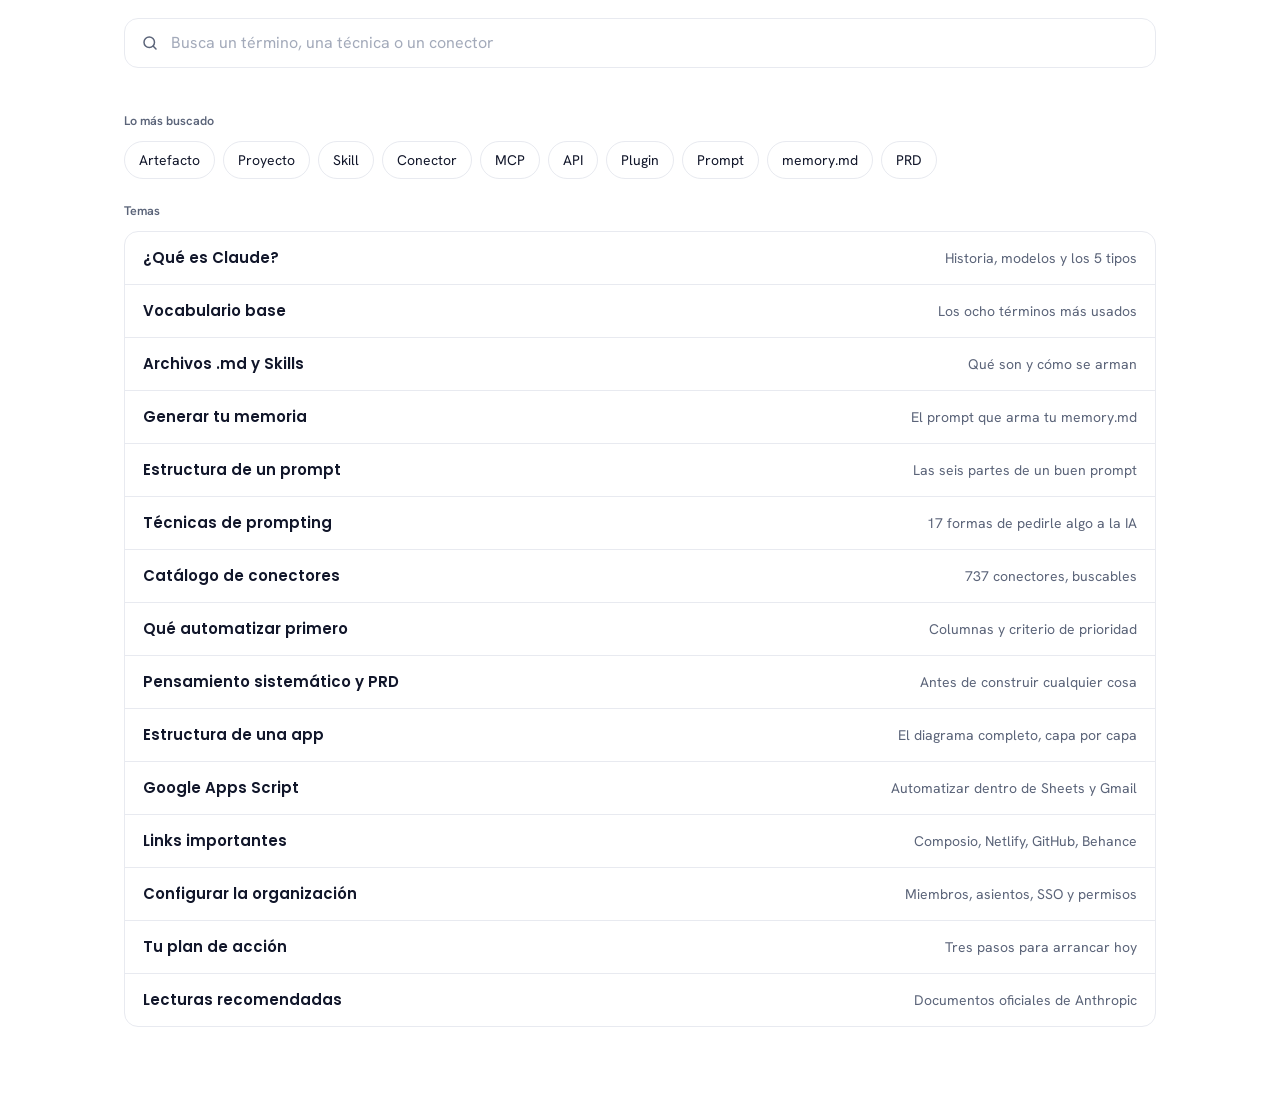
<file: public/resumen.html>
<!DOCTYPE html>
<html lang="es">
<head>
<meta charset="UTF-8">
<meta name="viewport" content="width=device-width, initial-scale=1.0">
<title>Vocabulario y términos — PorContar Academia</title>
<link rel="icon" type="image/svg+xml" href="marca/burbuja.svg">
<link rel="preconnect" href="https://fonts.googleapis.com">
<link href="https://fonts.googleapis.com/css2?family=Poppins:wght@500;600;700;800&family=Hanken+Grotesk:wght@400;500;600;700&family=JetBrains+Mono:wght@400;500;700&display=swap" rel="stylesheet">
<style>
:root{
  --pc-blue:#2B4FE8;
  --pc-blue-bright:#4668FF;
  --pc-blue-deep:#1B33A8;
  --pc-blue-tint:#EAEEFF;
  --pc-yellow:#FFF401;
  --claude:#E8622D;
  --claude-soft:#F4A07A;
  --claude-tint:rgba(232,98,45,.12);
  --ink:#11162A;
  --ink-soft:#5B6479;
  --paper:#FFFFFF;
  --paper-2:#F4F7FC;
  --sand:#FBF7F0;
  --night:#0B1120;
  --night-2:#111827;
  --night-3:#162036;
  --night-line:rgba(255,255,255,.08);
  --on-night:#F1F5F9;
  --on-night-soft:#B6C1D2;
  --ok:#2FA36B;
  --warn:#E8543E;
  --grad-blue:linear-gradient(135deg,#2B4FE8 0%,#6E86FF 100%);
  --grad-hero:linear-gradient(135deg,#2B4FE8 0%,#4668FF 55%,#E8622D 130%);
  --maxw:1180px;
  --r-card:18px;
  --r-btn:999px;
  --shadow-card:0 24px 60px -34px rgba(17,22,42,.35);
  --shadow-btn:0 12px 26px -12px rgba(43,79,232,.55);
}
*{box-sizing:border-box;}
html{scroll-behavior:smooth;}
body{
  margin:0;
  background:var(--paper);
  color:var(--ink);
  font-family:'Hanken Grotesk',-apple-system,BlinkMacSystemFont,sans-serif;
  font-size:16px;
  line-height:1.6;
}
h1,h2,h3,h4{
  font-family:'Poppins',sans-serif;
  font-weight:700;
  letter-spacing:-0.02em;
  line-height:1.05;
  margin:0;
}
a{color:var(--pc-blue);}
p{margin:0 0 14px 0;}
.mono{font-family:'JetBrains Mono',monospace;}
.u-claude{color:var(--claude);}
.u-mark{background:linear-gradient(transparent 82%, var(--pc-yellow) 82%);padding:0 1px;}

/* ---------- NAV ---------- */
.topbar{
  position:sticky;top:0;z-index:50;
  background:rgba(255,255,255,.92);
  backdrop-filter:blur(10px);
  border-bottom:1px solid #E7EAF4;
}
.topbar-inner{
  max-width:var(--maxw);margin:0 auto;padding:12px 24px;
  display:flex;align-items:center;gap:24px;
}
.brand{display:flex;align-items:center;gap:8px;flex-shrink:0;}
.brand img{height:36px;width:auto;display:block;}
.navtools{display:flex;align-items:center;gap:10px;flex:1;justify-content:flex-end;}
.navsearch{position:relative;flex:1;max-width:480px;}
.navsearch input{
  width:100%;font-family:'Poppins',sans-serif;font-size:13px;color:var(--ink);
  background:var(--paper-2);border:1px solid #E7EAF4;border-radius:var(--r-btn);
  padding:9px 44px 9px 38px;outline:none;transition:.15s;
}
.navsearch input::placeholder{color:var(--ink-soft);}
.navsearch input:focus{border-color:var(--pc-blue-bright);background:#fff;box-shadow:0 0 0 3px rgba(43,79,232,.16);}
.ns-icon{position:absolute;left:13px;top:50%;transform:translateY(-50%);color:var(--ink-soft);pointer-events:none;display:flex;}
.ns-kbd{
  position:absolute;right:11px;top:50%;transform:translateY(-50%);
  font-family:'JetBrains Mono',monospace;font-size:10.5px;color:var(--ink-soft);
  background:#fff;border:1px solid #E7EAF4;border-radius:6px;padding:2px 7px;pointer-events:none;
}
.navsearch input:focus ~ .ns-kbd{opacity:0;}
.nav-dd{position:relative;flex-shrink:0;}
.nav-btn{
  display:inline-flex;align-items:center;gap:7px;cursor:pointer;
  font-family:'Poppins',sans-serif;font-size:13px;font-weight:600;color:var(--ink);
  background:#fff;border:1px solid #E7EAF4;border-radius:var(--r-btn);padding:9px 15px;transition:.15s;
}
.nav-btn:hover{border-color:var(--pc-blue);color:var(--pc-blue);}
.nav-btn .caret{transition:transform .18s;color:var(--ink-soft);}
.nav-btn.open .caret{transform:rotate(180deg);}
.nav-panel{
  position:absolute;top:calc(100% + 10px);z-index:60;display:none;
  background:#fff;border:1px solid #E7EAF4;border-radius:16px;
  box-shadow:var(--shadow-card);padding:8px;
  max-height:min(72vh,600px);overflow-y:auto;overscroll-behavior:contain;
}
.nav-panel.open{display:block;}
#navResults{left:0;width:min(600px,calc(100vw - 40px));}
#navSections{right:0;width:min(660px,calc(100vw - 40px));}
.np-grid{display:grid;grid-template-columns:1fr 1fr;gap:2px;}
.np-item{
  display:flex;align-items:baseline;gap:10px;padding:9px 12px;border-radius:11px;
  text-decoration:none;color:var(--ink);cursor:pointer;border:none;background:none;
  width:100%;text-align:left;font-family:'Poppins',sans-serif;
}
.np-item:hover,.np-item.active{background:var(--pc-blue-tint);}
.np-num{font-family:'JetBrains Mono',monospace;font-size:11px;font-weight:700;color:var(--pc-blue);flex-shrink:0;min-width:19px;}
.np-body{min-width:0;flex:1;}
.np-title{display:block;font-size:13.5px;font-weight:600;line-height:1.35;}
.np-title mark{background:var(--pc-yellow);color:var(--ink);border-radius:3px;padding:0 1px;}
.np-desc{display:block;font-size:11.5px;color:var(--ink-soft);line-height:1.4;white-space:nowrap;overflow:hidden;text-overflow:ellipsis;}
.np-chip{
  flex-shrink:0;font-size:9.5px;font-weight:700;letter-spacing:.05em;text-transform:uppercase;
  color:var(--pc-blue-deep);background:var(--pc-blue-tint);border-radius:var(--r-btn);padding:3px 8px;
}
.np-head{font-size:10.5px;font-weight:700;letter-spacing:.06em;text-transform:uppercase;color:var(--ink-soft);padding:10px 12px 5px;}
.np-empty{padding:22px 16px;text-align:center;font-size:13px;color:var(--ink-soft);}
.np-foot{border-top:1px solid #E7EAF4;margin-top:6px;padding:8px 12px 4px;font-size:11px;color:var(--ink-soft);display:flex;gap:14px;}
.np-foot b{font-family:'JetBrains Mono',monospace;font-weight:500;background:var(--paper-2);border-radius:5px;padding:1px 5px;color:var(--ink);}
[id]{scroll-margin-top:88px;}
.nav-flash{animation:navflash 1.8s ease both;}
@keyframes navflash{
  0%,25%{box-shadow:0 0 0 4px rgba(255,244,1,.85);border-radius:12px;}
  100%{box-shadow:0 0 0 4px rgba(255,244,1,0);border-radius:12px;}
}
@media (max-width:760px){
  .ns-kbd{display:none;}
  .nav-btn span.txt{display:none;}
  .nav-btn{padding:9px 12px;}
  .np-grid{grid-template-columns:1fr;}
  #navResults,#navSections{width:calc(100vw - 32px);}
  #navResults{left:auto;right:0;}
}

/* ---------- HERO ---------- */
.hero{
  max-width:var(--maxw);margin:0 auto;padding:70px 24px 52px;
  display:grid;grid-template-columns:1.3fr 1fr;gap:48px;align-items:center;
  position:relative;
}
.hero-eyebrow{
  display:inline-flex;align-items:center;gap:8px;
  font-size:12.5px;font-weight:700;letter-spacing:.05em;text-transform:uppercase;
  color:var(--pc-blue-deep);background:var(--pc-blue-tint);
  padding:6px 16px;border-radius:var(--r-btn);margin-bottom:22px;
  font-family:'Hanken Grotesk',sans-serif;
}
.hero h1{
  font-size:clamp(34px,4.6vw,52px);color:var(--ink);
  margin-bottom:20px;
}
.hero h1 .u-claude{font-weight:700;}
.hero p.lead{font-size:17.5px;color:var(--ink-soft);max-width:56ch;}


/* ---------- SECTIONS ---------- */
.section{max-width:var(--maxw);margin:0 auto;padding:60px 24px;}
.section-dark{background:var(--night);color:var(--on-night);}
.section-dark .section-inner{max-width:var(--maxw);margin:0 auto;padding:60px 24px;}
.section-tag{
  font-size:12.5px;font-weight:700;letter-spacing:.06em;text-transform:uppercase;
  color:var(--pc-blue-deep);margin-bottom:10px;display:block;
  font-family:'Hanken Grotesk',sans-serif;
}
.section-dark .section-tag{color:var(--claude-soft);}
.section h2{font-size:clamp(26px,3vw,36px);color:var(--ink);margin-bottom:14px;}
.section-dark h2{color:var(--on-night);}
.section .section-intro{font-size:16.5px;color:var(--ink-soft);max-width:74ch;margin-bottom:34px;}
.section-dark .section-intro{color:var(--on-night-soft);}

/* ---------- VOCAB CARDS ---------- */
.vocab-grid{display:grid;grid-template-columns:repeat(4,1fr);gap:16px;}
.vocab-card{
  background:var(--paper);border:1px solid #E7EAF4;border-radius:var(--r-card);
  padding:22px 20px;
}
.vocab-card .vc-term{
  font-family:'Poppins',sans-serif;font-weight:700;font-size:18px;
  color:var(--ink);margin-bottom:4px;display:block;
}
.vocab-card .vc-tag{
  font-size:11px;color:var(--pc-blue);font-weight:700;text-transform:uppercase;
  letter-spacing:.05em;margin-bottom:10px;display:block;
}
.vocab-card p{font-size:14.5px;color:var(--ink-soft);margin:0;}

/* ---------- COLLAPSIBLES ---------- */
details{border:1px solid #E7EAF4;border-radius:14px;background:var(--paper);margin-bottom:10px;overflow:hidden;}
details summary{
  cursor:pointer;list-style:none;padding:15px 18px;
  display:flex;align-items:center;gap:10px;font-weight:700;
  font-family:'Poppins',sans-serif;font-size:15px;color:var(--ink);
}
details summary::-webkit-details-marker{display:none;}
details[open] summary{border-bottom:1px solid #E7EAF4;}
.plus{
  margin-left:auto;width:22px;height:22px;border-radius:50%;
  background:var(--pc-blue-tint);display:flex;align-items:center;justify-content:center;
  font-size:15px;color:var(--pc-blue);flex-shrink:0;transition:.2s;
}
details[open] .plus{transform:rotate(45deg);}

.example-box{padding:20px 20px 6px;}
.example-box pre{
  background:var(--paper-2);border:1px solid #E7EAF4;border-radius:10px;
  padding:14px 16px;font-family:'JetBrains Mono',monospace;font-size:12.8px;
  white-space:pre-wrap;overflow-x:auto;color:var(--ink);line-height:1.55;
}

/* ---------- PROMPT STRUCTURE ---------- */
.prompt-flow{display:flex;flex-direction:column;gap:0;margin-bottom:38px;}
.pf-item{
  display:grid;grid-template-columns:44px 200px 1fr;gap:20px;align-items:start;
  padding:20px 0;border-bottom:1px solid #E7EAF4;
}
.pf-item:last-child{border-bottom:none;}
.pf-num{
  width:36px;height:36px;border-radius:50%;background:var(--pc-blue);color:#fff;
  display:flex;align-items:center;justify-content:center;font-family:'Poppins',sans-serif;
  font-weight:700;font-size:14px;
}
.pf-title{font-family:'Poppins',sans-serif;font-weight:700;font-size:16.5px;color:var(--ink);padding-top:6px;}
.pf-desc p{font-size:15px;color:var(--ink-soft);margin-bottom:8px;}
.pf-desc .pf-example{
  background:var(--paper-2);border-left:3px solid var(--claude);
  padding:10px 14px;border-radius:0 8px 8px 0;font-size:14px;color:var(--ink);
  font-style:italic;
}

/* ---------- TECHNIQUES ---------- */
.tech-grid{display:grid;grid-template-columns:1fr 1fr;gap:12px;}
.tech-body{padding:0 18px 18px;}
.tech-label{font-size:11px;font-weight:700;text-transform:uppercase;letter-spacing:.05em;color:var(--pc-blue);margin:12px 0 4px;}
.tech-text{font-size:14px;color:var(--ink-soft);margin-bottom:0;}
.tech-example{
  font-size:13.5px;color:var(--ink);background:var(--paper-2);border-radius:8px;
  padding:10px 12px;font-style:italic;border-left:3px solid var(--pc-yellow);
}
details[open] .tech-caret{transform:rotate(45deg);display:inline-block;}
.tech-caret{display:inline-block;transition:.2s;margin-left:auto;color:var(--pc-blue);}

/* ---------- CODE / COPY BLOCK ---------- */
.code-card{
  background:var(--night-2);border-radius:var(--r-card);border:1px solid var(--night-line);
  overflow:hidden;
}
.code-head{
  display:flex;align-items:center;justify-content:space-between;
  padding:12px 18px;border-bottom:1px solid var(--night-line);
}
.code-head span{font-family:'JetBrains Mono',monospace;font-size:12px;color:var(--on-night-soft);}
.copy-btn{
  background:var(--pc-yellow);color:var(--ink);border:none;border-radius:var(--r-btn);
  padding:7px 16px;font-weight:700;font-size:12.5px;cursor:pointer;font-family:'Hanken Grotesk',sans-serif;
}
.copy-btn:active{transform:scale(.96);}
.code-body{
  padding:18px 20px;max-height:520px;overflow-y:auto;
  font-family:'JetBrains Mono',monospace;font-size:12.6px;line-height:1.65;
  color:#D7DCEE;white-space:pre-wrap;
}

/* ---------- CONNECTORS ---------- */
.conn-search{
  width:100%;padding:13px 18px;border-radius:var(--r-btn);border:1px solid #E7EAF4;
  font-size:14.5px;margin-bottom:16px;font-family:'Hanken Grotesk',sans-serif;background:var(--paper);
}
.conn-count-badge{font-size:13px;color:var(--ink-soft);margin-bottom:18px;display:block;}
.cat-acc summary{gap:12px;}
.cat-icon{
  width:30px;height:30px;border-radius:9px;flex-shrink:0;
  background:var(--pc-blue-tint);color:var(--pc-blue);
  display:flex;align-items:center;justify-content:center;
}
.cat-name{font-family:'Poppins',sans-serif;}
.cat-count{
  background:var(--pc-blue-tint);color:var(--pc-blue-deep);font-size:11.5px;font-weight:700;
  padding:3px 9px;border-radius:999px;margin-left:6px;
}
.cat-caret{margin-left:auto;color:var(--pc-blue);display:inline-block;transition:.2s;}
details[open] .cat-caret{transform:rotate(45deg);}
.cat-body{padding:6px 18px 14px;}
.conn-row{
  display:grid;grid-template-columns:220px 1fr;gap:14px;padding:9px 0;
  border-bottom:1px dashed #E7EAF4;
}
.conn-row:last-child{border-bottom:none;}
.conn-name{font-weight:700;font-size:13.6px;color:var(--ink);}
.conn-desc{font-size:13.6px;color:var(--ink-soft);}
.conn-row.hidden{display:none;}
.cat-acc.hidden{display:none;}

/* ---------- AUTOMATION ---------- */
.auto-cols{display:grid;grid-template-columns:repeat(3,1fr);gap:14px;margin-bottom:34px;}
.auto-col{background:var(--paper);border:1px solid #E7EAF4;border-radius:14px;padding:18px;}
.auto-col .ac-tag{
  font-size:11px;font-weight:700;text-transform:uppercase;letter-spacing:.05em;
  color:#fff;background:var(--pc-blue);display:inline-block;padding:3px 12px;border-radius:999px;
  margin-bottom:10px;
}
.auto-col h4{font-size:15.5px;margin-bottom:6px;}
.auto-col p{font-size:13.8px;color:var(--ink-soft);margin:0;}
.priority-box{background:var(--night);color:var(--on-night);border-radius:var(--r-card);padding:26px 28px;}
.priority-box h4{color:#fff;font-size:17px;margin-bottom:14px;}
.priority-box ol{margin:0;padding-left:20px;}
.priority-box li{margin-bottom:10px;font-size:14.5px;color:var(--on-night-soft);}
.priority-box li b{color:var(--claude-soft);}

/* ---------- PRD dinámico ---------- */
.prd-progress-wrap{
  background:var(--paper-2);border-radius:var(--r-card);padding:22px 26px;margin-bottom:22px;
  display:flex;align-items:center;gap:20px;
}
.prd-progress-bar{
  flex:1;height:10px;background:#E1E5F2;border-radius:999px;overflow:hidden;
}
.prd-progress-fill{
  height:100%;width:0%;background:var(--grad-blue);border-radius:999px;
  transition:width .35s ease;
}
.prd-progress-label{font-family:'Poppins',sans-serif;font-weight:700;font-size:14px;color:var(--pc-blue-deep);white-space:nowrap;min-width:130px;}
.prd-timeline{position:relative;padding-left:38px;}
.prd-timeline::before{
  content:"";position:absolute;left:13px;top:6px;bottom:6px;width:2px;
  background:#E1E5F2;
}
.prd-step{position:relative;margin-bottom:16px;}
.prd-step:last-child{margin-bottom:0;}
.prd-checkbox{
  position:absolute;left:-38px;top:2px;width:28px;height:28px;border-radius:50%;
  border:2px solid #C9CFE5;background:var(--paper);cursor:pointer;
  display:flex;align-items:center;justify-content:center;font-size:14px;color:transparent;
  transition:.15s;
}
.prd-checkbox.checked{background:var(--ok);border-color:var(--ok);color:#fff;}
.prd-checkbox svg{opacity:0;transition:.15s;}
.prd-checkbox.checked svg{opacity:1;}
.prd-card2{
  background:var(--paper);border:1px solid #E7EAF4;border-radius:14px;padding:16px 20px;
  cursor:pointer;transition:.15s;
}
.prd-card2:hover{border-color:var(--pc-blue);}
.prd-card2.done{background:#F2FBF6;border-color:var(--ok);}
.prd-card2 h4{font-size:15px;margin-bottom:4px;color:var(--ink);display:flex;align-items:center;gap:8px;}
.prd-card2 h4 .prd-tagnum{
  font-family:'Poppins',sans-serif;font-size:11px;font-weight:700;color:var(--pc-blue);
  background:var(--pc-blue-tint);padding:2px 8px;border-radius:999px;
}
.prd-card2 p{font-size:13.8px;color:var(--ink-soft);margin:0;}

/* ---------- CLAUDE PRODUCTS ---------- */
.claude-grid{display:grid;grid-template-columns:repeat(5,1fr);gap:12px;margin-bottom:36px;}
.claude-card{
  background:var(--paper);border:1px solid #E7EAF4;border-radius:14px;padding:18px 16px;
  text-align:center;
}
.claude-card .cc-icon{
  width:46px;height:46px;border-radius:13px;display:flex;align-items:center;justify-content:center;
  font-size:20px;margin:0 auto 12px;color:#fff;
}
.claude-card h4{font-family:'Poppins',sans-serif;font-weight:700;font-size:14.5px;margin-bottom:4px;color:var(--ink);}
.claude-card p{font-size:12.5px;color:var(--ink-soft);margin:0;line-height:1.45;}

.practices-tabs{display:flex;gap:8px;margin-bottom:20px;flex-wrap:wrap;}
.ptab{
  padding:9px 18px;border-radius:999px;border:1.5px solid #E7EAF4;background:var(--paper);
  font-family:'Hanken Grotesk',sans-serif;font-weight:700;font-size:13.5px;color:var(--ink-soft);
  cursor:pointer;transition:.15s;display:inline-flex;align-items:center;gap:8px;
}
.ptab svg{flex-shrink:0;}
.ptab.active{background:var(--ink);color:#fff;border-color:var(--ink);}
.ppanel{display:none;}
.practice-grid{grid-template-columns:repeat(3,1fr);gap:12px;}
.practice-card{
  background:var(--paper);border:1px solid #E7EAF4;border-radius:14px;padding:16px 18px;
}
.practice-card .pc-num{
  width:30px;height:30px;border-radius:9px;background:var(--pc-blue-tint);color:var(--pc-blue-deep);
  display:flex;align-items:center;justify-content:center;font-family:'Poppins',sans-serif;font-weight:700;
  font-size:13px;margin-bottom:10px;
}
.practice-card h4{font-size:14px;margin-bottom:5px;color:var(--ink);}
.practice-card p{font-size:13px;color:var(--ink-soft);margin:0;}

/* ---------- APP DIAGRAM ---------- */
.app-diagram{display:flex;flex-direction:column;gap:10px;margin-bottom:30px;}
.app-row{display:flex;align-items:center;gap:8px;flex-wrap:wrap;}
.app-box{
  background:var(--paper);border:1.5px solid #E7EAF4;border-radius:12px;
  padding:14px 16px;font-size:13.2px;font-weight:700;color:var(--ink);
  flex:1;min-width:130px;text-align:center;font-family:'Poppins',sans-serif;
}
.app-box.warn{background:#FDEDEA;border-color:var(--warn);color:#8C2E20;}
.app-arrow{color:var(--pc-blue);font-size:20px;flex-shrink:0;}
.app-arrow.down{transform:rotate(90deg);}
.app-flag{font-size:11.5px;color:var(--warn);font-weight:700;text-align:center;margin-top:-4px;display:flex;align-items:center;justify-content:center;gap:6px;}
.app-flag svg{flex-shrink:0;}
.app-legend{display:grid;grid-template-columns:repeat(2,1fr);gap:10px;}
.app-legend-item{background:var(--paper);border:1px solid #E7EAF4;border-radius:10px;padding:12px 14px;font-size:13.5px;color:var(--ink-soft);}
.app-legend-item b{color:var(--ink);display:block;margin-bottom:2px;font-size:13.8px;}

/* ---------- LINKS ---------- */
.links-grid{display:grid;grid-template-columns:repeat(3,1fr);gap:14px;}
.link-card{background:var(--paper);border:1px solid #E7EAF4;border-radius:14px;padding:18px 20px;text-decoration:none;display:block;transition:.15s;}
.link-card:hover{border-color:var(--pc-blue);transform:translateY(-2px);}
.link-card .lc-name{
  font-family:'Poppins',sans-serif;font-weight:700;font-size:15px;color:var(--ink);
  margin-bottom:6px;display:flex;align-items:center;gap:6px;
}
.link-card .lc-name .arrow{color:var(--pc-blue);}
.link-card p{font-size:13.5px;color:var(--ink-soft);margin:0;}
.link-card .lc-chip{display:inline-block;font-family:'Poppins',sans-serif;font-size:10.5px;font-weight:700;letter-spacing:.05em;text-transform:uppercase;color:var(--pc-blue-deep);background:var(--pc-blue-tint);padding:3px 10px;border-radius:var(--r-btn);margin-bottom:8px;}
.link-card .lc-url{font-size:11.5px;color:var(--pc-blue);font-family:'JetBrains Mono',monospace;margin-top:8px;display:block;word-break:break-all;}

/* ---------- misc ---------- */
.footer{background:var(--night);color:var(--on-night-soft);text-align:center;padding:34px 24px;font-size:13px;}
.footer b{color:var(--pc-yellow);}
.back-top{
  position:fixed;bottom:22px;right:22px;width:46px;height:46px;border-radius:50%;
  background:var(--pc-blue);color:#fff;display:flex;align-items:center;justify-content:center;
  text-decoration:none;font-size:18px;box-shadow:var(--shadow-btn);z-index:40;
}

@media (max-width:900px){
  .hero{grid-template-columns:1fr;}
  .vocab-grid{grid-template-columns:repeat(2,1fr);}
  .tech-grid{grid-template-columns:1fr;}
  .auto-cols{grid-template-columns:1fr;}
  .links-grid{grid-template-columns:1fr 1fr;}
  .pf-item{grid-template-columns:36px 1fr;}
  .pf-title{grid-column:2;}
  .pf-desc{grid-column:1/-1;}
  .claude-grid{grid-template-columns:repeat(2,1fr);}
  .practice-grid{grid-template-columns:1fr 1fr;}
}
@media (max-width:600px){
  .vocab-grid{grid-template-columns:1fr;}
  .links-grid{grid-template-columns:1fr;}
  .conn-row{grid-template-columns:1fr;}
  .claude-grid{grid-template-columns:1fr 1fr;}
  .practice-grid{grid-template-columns:1fr;}
}

/* ---------- HERO BADGE (nuevo, estilo referencia) ---------- */
.hero-badge{
  display:inline-flex;align-items:center;gap:0;
  background:var(--night);border-radius:var(--r-btn);padding:5px;margin-bottom:26px;
}
.hero-badge .hb-yellow{
  background:var(--pc-yellow);color:var(--ink);font-family:'Poppins',sans-serif;
  font-weight:700;font-size:11.5px;letter-spacing:.04em;padding:6px 14px;border-radius:var(--r-btn);
}
.hero-badge .hb-text{
  color:#fff;font-family:'Hanken Grotesk',sans-serif;font-weight:600;font-size:13px;
  padding:6px 16px 6px 12px;
}
.mark-thick{position:relative;white-space:nowrap;}
.mark-thick::after{
  content:"";position:absolute;left:-2px;right:-2px;bottom:6px;height:16px;
  background:var(--pc-yellow);z-index:-1;
}
.hero-ctas{display:flex;gap:12px;margin-top:30px;flex-wrap:wrap;}
.btn-primary{
  background:var(--pc-blue);color:#fff;font-family:'Poppins',sans-serif;font-weight:600;
  font-size:14.5px;padding:15px 26px;border-radius:var(--r-btn);text-decoration:none;
  box-shadow:var(--shadow-btn);display:inline-block;transition:.15s;
}
.btn-primary:hover{background:var(--pc-blue-deep);}
.btn-secondary{
  background:#fff;color:var(--ink);font-family:'Poppins',sans-serif;font-weight:600;
  font-size:14.5px;padding:15px 26px;border-radius:var(--r-btn);text-decoration:none;
  border:1.5px solid #E1E5F2;display:inline-block;transition:.15s;
}
.btn-secondary:hover{border-color:var(--pc-blue);color:var(--pc-blue);}

.hero-visual{position:relative;}
.deco-grid{position:absolute;width:190px;height:150px;top:-58px;right:10px;z-index:0;pointer-events:none;opacity:.9;}
.hero-photo{
  position:relative;z-index:1;border-radius:24px;overflow:hidden;
  box-shadow:var(--shadow-card);border:1px solid #fff;
}
.hero-photo img{display:block;width:100%;height:auto;max-height:440px;object-fit:cover;}
.hero-photo-tag{position:absolute;bottom:16px;left:16px;}
.hero-photo-tag .hb-yellow{
  padding:7px 16px;font-size:12px;background:var(--pc-yellow);color:var(--ink);
  font-family:'Poppins',sans-serif;font-weight:700;letter-spacing:.03em;
  box-shadow:0 6px 16px -6px rgba(0,0,0,.4);display:inline-block;
}

/* ---------- TOC lista ---------- */
.toc-list{display:flex;flex-direction:column;border-top:1px solid #E7EAF4;}
.toc-row{
  display:flex;align-items:baseline;gap:14px;padding:17px 6px;
  border-bottom:1px solid #E7EAF4;text-decoration:none;color:inherit;transition:.15s;
}
.toc-row:hover{background:var(--paper-2);}
.toc-num{font-family:'Poppins',sans-serif;font-weight:700;font-size:13px;color:var(--pc-blue);width:24px;flex-shrink:0;}
.toc-title{font-family:'Poppins',sans-serif;font-weight:600;font-size:15.5px;color:var(--ink);white-space:nowrap;flex-shrink:0;}
.toc-row:hover .toc-title{color:var(--pc-blue-deep);}
.toc-dots{flex:1;border-bottom:2px dotted #C9CFE5;margin:0 4px;height:0;align-self:center;transform:translateY(-3px);}
.toc-desc{font-size:13.5px;color:var(--ink-soft);white-space:nowrap;flex-shrink:0;}
@media (max-width:700px){
  .toc-desc{display:none;}
  .toc-title{white-space:normal;}
}

/* ---------- SHEET MOCK (automatizar) ---------- */
.sheet-mock{
  border:1px solid #D7DCEC;border-radius:12px;overflow:hidden;
  box-shadow:var(--shadow-card);background:#fff;
}
.sheet-colbar{
  display:grid;grid-template-columns:44px repeat(6,1fr);
  background:var(--paper-2);border-bottom:1px solid #D7DCEC;
}
.sheet-colbar div{
  padding:6px 0;text-align:center;font-size:11px;font-weight:700;color:var(--ink-soft);
  font-family:'JetBrains Mono',monospace;border-right:1px solid #E3E7F3;
}
.sheet-colbar div:last-child{border-right:none;}
.sheet-scroll{overflow-x:auto;}
.sheet-table{width:100%;border-collapse:collapse;min-width:920px;}
.sheet-table th, .sheet-table td{
  border:1px solid #E3E7F3;padding:12px 14px;font-size:13.5px;text-align:left;vertical-align:top;
}
.sheet-table thead th{
  background:var(--pc-blue-tint);color:var(--pc-blue-deep);font-family:'Poppins',sans-serif;
  font-weight:700;font-size:12.5px;text-transform:uppercase;letter-spacing:.03em;
  white-space:nowrap;
}
.sheet-table .rownum{
  background:var(--paper-2);color:var(--ink-soft);font-family:'JetBrains Mono',monospace;
  font-size:12px;text-align:center;width:36px;font-weight:600;
}
.sheet-table tbody tr:nth-child(odd){background:#FBFCFF;}
.sheet-table tbody tr:hover{background:var(--pc-blue-tint);}
.sheet-table td{color:var(--ink);}
.sheet-table .ghost-row td{color:#A7AEC4;font-style:italic;background:#fff;}
.sheet-table .ghost-row:hover{background:#fff;}
.chip{
  display:inline-block;padding:4px 12px;border-radius:999px;font-size:11.5px;font-weight:700;
  white-space:nowrap;
}
.chip-blue{background:var(--pc-blue-tint);color:var(--pc-blue-deep);}
.chip-green{background:#E3F6EC;color:#1F7A4D;}
.chip-gray{background:#EEF0F5;color:#5B6479;}
.chip-orange{background:var(--claude-tint);color:var(--claude);}
.chip-yellow{background:#FFF9D1;color:#8A7300;}
.sheet-caption{font-size:13px;color:var(--ink-soft);margin:12px 0 30px;font-style:italic;}
.legend-grid{
  display:grid;grid-template-columns:repeat(3,1fr);gap:10px 28px;margin-bottom:34px;
}
.legend-item{font-size:13.3px;color:var(--ink-soft);line-height:1.5;}
.legend-item b{color:var(--ink);font-family:'Poppins',sans-serif;font-size:13px;}
@media (max-width:900px){
  .legend-grid{grid-template-columns:1fr;}
}

/* ---------- DARK ICON-LIST PANEL (para quién) ---------- */
.dark-panel{
  background:var(--night);border-radius:24px;padding:38px 40px;
  display:flex;flex-direction:column;gap:22px;
}
.dark-panel-item{display:flex;align-items:flex-start;gap:16px;}
.dpi-icon{
  width:38px;height:38px;border-radius:11px;background:var(--night-3);
  color:var(--claude-soft);display:flex;align-items:center;justify-content:center;
  flex-shrink:0;border:1px solid var(--night-line);
}
.dark-panel-item p{
  color:var(--on-night);font-size:15.5px;font-weight:600;line-height:1.5;margin:0;
  padding-top:6px;font-family:'Hanken Grotesk',sans-serif;
}

/* ---------- CAROUSEL ---------- */
.carousel-wrap{position:relative;padding:0 56px;margin-bottom:10px;}
.car-track{
  display:flex;gap:20px;overflow-x:auto;scroll-snap-type:x mandatory;
  padding:12px 6px 28px;scrollbar-width:none;-ms-overflow-style:none;
}
.car-track::-webkit-scrollbar{display:none;}
.car-card{
  scroll-snap-align:center;flex:0 0 auto;width:264px;
  background:var(--paper);border:1px solid #E7EAF4;border-radius:18px;padding:28px 22px;
  text-align:center;transition:.2s;
}
.car-arrow{
  position:absolute;top:50%;transform:translateY(-50%);width:42px;height:42px;border-radius:50%;
  background:#fff;border:1px solid #E1E5F2;box-shadow:0 8px 20px -8px rgba(17,22,42,.25);
  display:flex;align-items:center;justify-content:center;cursor:pointer;color:var(--ink);z-index:5;
}
.car-arrow.car-prev{left:0;}
.car-arrow.car-next{right:0;}
.car-arrow:hover{border-color:var(--pc-blue);color:var(--pc-blue);}
.car-dots{display:flex;justify-content:center;gap:6px;margin-top:6px;}
.car-dot{width:6px;height:6px;border-radius:50%;background:#D7DCEC;transition:.2s;}
.car-dot.active{background:var(--pc-blue);width:18px;border-radius:4px;}

/* ---------- STACKED STEP CARDS (sticky scroll) ---------- */
.stack-wrap{display:flex;flex-direction:column;margin-bottom:38px;}
.stack-card{
  position:sticky;border-radius:22px;padding:30px 32px;color:#fff;
}
.stack-card:not(:first-child){margin-top:-22px;padding-top:44px;}
.stack-card:nth-child(1){top:78px;}
.stack-card:nth-child(2){top:98px;}
.stack-card:nth-child(3){top:118px;}
.stack-card:nth-child(4){top:138px;}
.stack-card:nth-child(5){top:158px;}
.stack-card:nth-child(6){top:178px;}
.stack-num{font-size:13px;font-weight:800;letter-spacing:.04em;color:rgba(255,255,255,.5);
  font-family:'Hanken Grotesk',sans-serif;margin-bottom:8px;display:block;}
.stack-card h4{font-family:'Poppins',sans-serif;font-weight:700;font-size:23px;color:#fff;margin-bottom:8px;}
.stack-question{font-family:'Hanken Grotesk',sans-serif;font-style:italic;font-weight:500;
  font-size:14px;color:rgba(255,255,255,.68);margin-bottom:12px;}
.stack-card p{color:rgba(255,255,255,.85);font-size:14.5px;margin-bottom:10px;max-width:62ch;}
.stack-example{
  background:rgba(255,255,255,.1);border-left:3px solid rgba(255,255,255,.5);
  padding:9px 14px;border-radius:0 8px 8px 0;font-size:13.5px;color:#fff;font-style:italic;
  display:inline-block;
}
@media (max-width:700px){
  .car-card{width:210px;}
  .carousel-wrap{padding:0 46px;}
}

/* ---------- TIMELINE + MODELOS ---------- */
.timeline-strip{
  display:grid;grid-template-columns:repeat(3,1fr);gap:14px;margin-bottom:34px;
}
.tl-item{
  background:var(--pc-blue-tint);border-radius:14px;padding:18px 20px;position:relative;
}
.tl-year{font-family:'Poppins',sans-serif;font-weight:800;font-size:15px;color:var(--pc-blue-deep);display:block;margin-bottom:6px;}
.tl-item p{font-size:13.5px;color:var(--ink);margin:0;line-height:1.5;}
.model-grid{display:grid;grid-template-columns:repeat(4,1fr);gap:18px;margin-bottom:14px;}
.model-card{
  background:var(--night);border-radius:16px;padding:24px 22px;
}
.model-name{font-family:'Poppins',sans-serif;font-weight:700;font-size:16px;color:var(--claude-soft);display:block;margin-bottom:12px;}
.model-card p{font-size:13.3px;color:var(--on-night-soft);margin:0;line-height:1.6;}
@media (max-width:900px){
  .timeline-strip{grid-template-columns:1fr;}
  .model-grid{grid-template-columns:1fr 1fr;}
}


.module-group{margin-bottom:26px;}
.module-group-tag{
  display:block;font-size:11.5px;font-weight:700;text-transform:uppercase;letter-spacing:.05em;
  color:var(--pc-blue);margin-bottom:10px;font-family:'Hanken Grotesk',sans-serif;
}
.ppanel{display:none;}
.ppanel.active{display:block;}

/* ================================================================
   CAPA MINIMALISTA
   La guía se consulta, no se lee de corrido: arriba el buscador, debajo
   los temas, y se abre un tema a la vez. Casi sin color: tinta, grises
   y el azul solo para lo que se puede tocar.
   ================================================================ */
:root{
  --g-linea:#E8EAF0;
  --g-suave:#F6F7F9;
  --pc-blue-tint:#F6F7F9;
  --pc-blue-deep:#11162A;
  --paper-2:#F6F7F9;
  --sand:#FFFFFF;
  --claude:#11162A;
  --claude-soft:#5B6479;
  --claude-tint:#F6F7F9;
  --teal:#2B4FE8;
  --navy-2:#FFFFFF;
  --night:#FFFFFF;
  --night-2:#FFFFFF;
  --night-3:#F6F7F9;
  --night-line:#E8EAF0;
  --on-night:#11162A;
  --on-night-soft:#5B6479;
  --shadow-card:none;
  --shadow-btn:none;
  --maxw:1080px;
}
html{scroll-behavior:auto;}
body{background:#fff;font-size:15.5px;}
.u-mark,.mark-thick{background:none !important;}
.u-claude{color:inherit !important;}
.deco-grid,.footer,.topbar,.hero{display:none !important;}

/* ---------- cabecera con el buscador ---------- */
.g-top{position:sticky;top:0;z-index:40;background:rgba(255,255,255,.94);backdrop-filter:blur(8px);border-bottom:1px solid transparent;transition:border-color .15s}
.g-top.con-linea{border-bottom-color:var(--g-linea)}
.g-top-in{max-width:var(--maxw);margin:0 auto;padding:18px 24px 14px;display:flex;align-items:center;gap:10px}
.g-buscar{flex:1;display:flex;align-items:center;gap:10px;height:50px;padding:0 16px;border:1px solid var(--g-linea);
  border-radius:14px;background:#fff;color:var(--ink-soft);cursor:text;transition:border-color .15s, box-shadow .15s}
.g-buscar:focus-within{border-color:var(--pc-blue);box-shadow:0 0 0 4px rgba(43,79,232,.10)}
.g-buscar input{flex:1;min-width:0;border:0;outline:0;background:none;font:inherit;font-size:16px;color:var(--ink)}
.g-buscar input::placeholder{color:#A3AABA}
.g-limpiar{border:0;background:var(--g-suave);color:var(--ink-soft);width:26px;height:26px;border-radius:50%;display:grid;place-items:center;cursor:pointer}
.g-volver{display:inline-flex;align-items:center;gap:4px;height:50px;padding:0 14px 0 10px;border:1px solid var(--g-linea);border-radius:14px;
  background:#fff;color:var(--ink);font:inherit;font-size:14.5px;font-weight:600;cursor:pointer;white-space:nowrap}
.g-volver:hover{background:var(--g-suave)}
.g-volver[hidden],.g-limpiar[hidden]{display:none}

/* ---------- inicio: lo más buscado y los temas ---------- */
.g-inicio{max-width:var(--maxw);margin:0 auto;padding:6px 24px 70px}
.g-rotulo{margin:22px 0 10px;font-size:12.5px;font-weight:600;color:var(--ink-soft)}
.g-chips{display:flex;flex-wrap:wrap;gap:8px}
.g-chips button{border:1px solid var(--g-linea);background:#fff;border-radius:999px;padding:7px 14px;font:inherit;font-size:14px;color:var(--ink);cursor:pointer}
.g-chips button:hover{border-color:var(--ink);}
.g-temas{border:1px solid var(--g-linea);border-radius:14px;overflow:hidden}
.g-temas a{display:flex;align-items:baseline;gap:14px;padding:14px 18px;border-top:1px solid var(--g-linea);text-decoration:none;color:var(--ink)}
.g-temas a:first-child{border-top:0}
.g-temas a:hover{background:var(--g-suave)}
.g-temas b{font-family:'Poppins',sans-serif;font-weight:600;font-size:15px;flex:none}
.g-temas span{flex:1;min-width:0;font-size:14px;color:var(--ink-soft);text-align:right;overflow:hidden;text-overflow:ellipsis;white-space:nowrap}

/* ---------- resultados ---------- */
.g-res{margin-top:18px}
.g-res-n{margin:0 0 10px;font-size:12.5px;font-weight:600;color:var(--ink-soft)}
.g-lista{border:1px solid var(--g-linea);border-radius:14px;overflow:hidden;margin-bottom:22px}
.g-r{display:block;width:100%;text-align:left;border:0;border-top:1px solid var(--g-linea);background:#fff;padding:15px 18px;font:inherit;color:var(--ink);cursor:pointer}
.g-r:first-child{border-top:0}
.g-r:hover,.g-r.activo{background:var(--g-suave)}
.g-r-cab{display:flex;align-items:baseline;gap:10px;margin-bottom:3px}
.g-r-cab b{font-family:'Poppins',sans-serif;font-weight:600;font-size:15.5px}
.g-r-cab em{font-style:normal;font-size:12px;color:var(--ink-soft);margin-left:auto;white-space:nowrap}
.g-r p{margin:0;font-size:14.5px;line-height:1.55;color:var(--ink-soft)}
.g-r mark,.g-temas mark{background:#FFF7A8;color:inherit;border-radius:3px;padding:0 1px}
.g-nada{padding:34px 18px;text-align:center;color:var(--ink-soft);border:1px dashed var(--g-linea);border-radius:14px}
.g-nada b{color:var(--ink)}

/* ---------- un tema a la vez ---------- */
body.g-home section.section, body.g-home .section-dark, body.g-home #gPie,
body.g-tema #gInicio,
body.g-tema section.section:not(.g-actual), body.g-tema .section-dark:not(.g-actual){display:none !important}
section.section,.section-dark{max-width:var(--maxw) !important;margin:0 auto !important;padding:14px 24px 30px !important;
  background:none !important;border-radius:0 !important;color:var(--ink) !important}
.section-dark > *{max-width:none !important;padding:0 !important}
.section-tag{color:var(--ink-soft) !important;background:none !important;padding:0 !important;font-size:12px !important;letter-spacing:.04em}
.section h2,.section-dark h2{font-size:27px !important;line-height:1.15 !important;color:var(--ink) !important;margin-bottom:10px}
.section-intro{font-size:16px !important;color:var(--ink-soft) !important;max-width:none !important}
.section h3{font-size:17px !important}
#gPie{max-width:var(--maxw);margin:0 auto;padding:6px 24px 70px;display:flex;gap:10px}
#gPie button{flex:1;min-width:0;text-align:left;border:1px solid var(--g-linea);background:#fff;border-radius:14px;padding:13px 16px;font:inherit;color:var(--ink);cursor:pointer}
#gPie button:hover{background:var(--g-suave)}
#gPie button:last-child{text-align:right}
#gPie em{display:block;font-style:normal;font-size:12px;color:var(--ink-soft)}
#gPie b{font-family:'Poppins',sans-serif;font-weight:600;font-size:14.5px}
#gPie i{flex:1}
.nav-flash{animation:gFlash 2s ease-out}
@keyframes gFlash{0%,35%{box-shadow:0 0 0 3px rgba(43,79,232,.35)}100%{box-shadow:0 0 0 3px rgba(43,79,232,0)}}

/* ---------- las piezas, en sobrio: blanco, línea fina, tinta ---------- */
.vocab-card,.tech-card,.model-card,.link-card,.car-card,.tl-item,.stack-card,.priority-box,.dark-panel,.pf-item,.cat-acc,.prd-card{
  background:#fff !important;border:1px solid var(--g-linea) !important;box-shadow:none !important;color:var(--ink) !important}
.stack-card{position:static !important;border-radius:14px !important;padding:20px 22px !important;margin:0 0 10px !important}
.stack-wrap{gap:0}
:is(.stack-card,.priority-box,.dark-panel,.model-card,.section-dark,.link-card) :is(h3,h4,b,strong,.lc-name,.model-name){color:var(--ink) !important}
:is(.stack-card,.priority-box,.dark-panel,.model-card,.section-dark,.link-card) :is(p,li,div,span,em,i){color:var(--ink-soft) !important}
:is(.stack-card,.priority-box,.dark-panel,.model-card,.section-dark) :is(blockquote,.sc-ej,[class*="example"],[class*="quote"]){background:var(--g-suave) !important;border-color:var(--g-linea) !important}
.cc-icon,.pf-num,.li-icon,[class*="-icon"]{background:var(--g-suave) !important;color:var(--ink) !important}
.vc-tag,.tech-tag,.model-tag,[class*="-tag"]:not(.section-tag){background:var(--g-suave) !important;color:var(--ink-soft) !important}
.ptab.active{background:var(--ink) !important;color:#fff !important}
.btn-primary{background:var(--ink) !important;box-shadow:none !important}
section.section [style*="background:#F"],section.section [style*="background:#E"]{background:var(--g-suave) !important}

.section-tag{display:none !important}
.model-grid{grid-template-columns:repeat(2,1fr) !important}
body.g-home .back-top{display:none !important}
.back-top{background:#fff !important;color:var(--ink) !important;border:1px solid var(--g-linea) !important;box-shadow:none !important}
/* ---------- todo en filas que se abren ---------- */
.vocab-grid,.model-grid,.timeline-strip,.carousel-wrap,.car-track,.stack-wrap,.prompt-flow,.links-grid,.auto-cols,.tech-grid,
#automatizar .legend-grid{display:block !important;overflow:visible !important;padding:0 !important;margin-left:0 !important;margin-right:0 !important}
details,details.g-acc,details.tech-acc,details.cat-acc{border:1px solid var(--g-linea) !important;border-radius:14px !important;background:#fff !important;margin:0 0 10px !important;box-shadow:none !important;width:auto !important;max-width:none !important}
details summary{font-family:'Poppins',sans-serif;font-weight:600;font-size:15.5px;color:var(--ink) !important}
details[open] summary{border-bottom-color:var(--g-linea) !important}
.g-acc summary em{font-style:normal;font-family:'Hanken Grotesk',sans-serif;font-weight:400;font-size:13.5px;color:var(--ink-soft);margin-left:8px}
.g-acc .example-box{padding:16px 20px 6px;color:var(--ink-soft);font-size:15px;line-height:1.65}
.g-acc .example-box p,.g-acc .example-box li{color:var(--ink-soft) !important}
.g-acc .example-box b,.g-acc .example-box strong,.g-acc .example-box h4{color:var(--ink) !important}
.g-acc .example-box > :last-child{margin-bottom:14px}
.g-acc .example-box > div,.g-acc .ppanel{display:block}
.g-acc .stack-question{font-style:italic}
.g-acc .stack-example{display:block;background:var(--g-suave) !important;border-left:3px solid var(--g-linea) !important;border-radius:0 8px 8px 0;padding:9px 14px;color:var(--ink) !important;font-style:italic}
.g-acc .code-head{border-radius:10px 10px 0 0}
.g-enlace{display:inline-block;margin:2px 0 14px;font-weight:600;font-size:14.5px;color:var(--pc-blue);text-decoration:none}
.g-enlace:hover{text-decoration:underline}
.section h3,.section h4:not(.g-acc h4){margin:26px 0 12px !important}
/* ---------- diccionario: lectura corrida, sin cajas ---------- */
.g-ent{padding:14px 0;border-top:1px solid var(--g-linea);scroll-margin-top:96px}
.g-ent:first-child{border-top:0;padding-top:4px}
.g-ent-t{font-family:'Poppins',sans-serif;font-weight:600;font-size:16px !important;line-height:1.3;color:var(--ink) !important;margin:0 0 5px !important}
.g-ent-t em{font-style:normal;font-family:'Hanken Grotesk',sans-serif;font-weight:400;font-size:13.5px;color:var(--ink-soft);margin-left:6px}
.g-ent-c{color:var(--ink-soft);font-size:15.5px;line-height:1.65}
.g-ent-c > :last-child{margin-bottom:0}
.g-ent-c p,.g-ent-c li,.g-ent-c div,.g-ent-c span{color:var(--ink-soft) !important}
.g-ent-c b,.g-ent-c strong,.g-ent-c h4,.g-ent-c h5{color:var(--ink) !important}
.g-ent-c .stack-question{font-style:italic;margin-bottom:6px}
.g-ent-c .stack-example{display:block;margin-top:8px;background:var(--g-suave) !important;border-left:3px solid var(--g-linea) !important;border-radius:0 8px 8px 0;padding:8px 14px;color:var(--ink) !important;font-style:italic}
.g-ent.nav-flash{animation:none;background:linear-gradient(90deg,#FFF7A8,transparent 70%);background-size:100% 100%;transition:background 1.6s}
.section h3{margin:34px 0 8px !important;padding-bottom:8px;border-bottom:2px solid var(--ink);font-size:18px !important;scroll-margin-top:96px}
.g-indice{display:flex;flex-wrap:wrap;gap:6px 8px;margin:4px 0 6px}
.g-indice button{border:1px solid var(--g-linea);background:#fff;border-radius:999px;padding:6px 13px;font:inherit;font-size:13.5px;color:var(--ink);cursor:pointer}
.g-indice button:hover{border-color:var(--ink)}
.timeline-strip .g-ent{display:flex;gap:14px;align-items:baseline;padding:8px 0}
.timeline-strip .g-ent-t{margin:0 !important;min-width:108px}
.timeline-strip .g-ent-c p{margin:0}
@media (max-width:640px){
  .model-grid{grid-template-columns:1fr !important}
  .g-top-in{padding:12px 16px 10px}
  .g-inicio,#gPie{padding-left:16px;padding-right:16px}
  section.section,.section-dark{padding-left:16px !important;padding-right:16px !important}
  .g-temas a{flex-direction:column;gap:2px}
  .g-temas span{text-align:left;white-space:normal}
  .g-volver{padding:0 12px;font-size:0;gap:0}
  .g-volver svg{width:18px;height:18px}
}
</style>
</head>
<body class="g-home">

<!-- ============ Cabecera: el buscador es lo primero ============ -->
<header class="g-top">
  <div class="g-top-in">
    <button class="g-volver" id="gVolver" type="button" hidden>
      <svg width="15" height="15" viewBox="0 0 24 24" fill="none" stroke="currentColor" stroke-width="2.2" stroke-linecap="round" stroke-linejoin="round"><path d="M15 6l-6 6 6 6"/></svg>
      Temas
    </button>
    <label class="g-buscar">
      <svg width="18" height="18" viewBox="0 0 24 24" fill="none" stroke="currentColor" stroke-width="2" stroke-linecap="round"><circle cx="11" cy="11" r="7"/><path d="M20 20l-3.6-3.6"/></svg>
      <input id="gBuscar" type="text" autocomplete="off" spellcheck="false" placeholder="Busca un término, una técnica o un conector" aria-label="Buscar en la guía">
      <button class="g-limpiar" id="gLimpiar" type="button" aria-label="Borrar la búsqueda" hidden>
        <svg width="14" height="14" viewBox="0 0 24 24" fill="none" stroke="currentColor" stroke-width="2.4" stroke-linecap="round"><path d="M6 6l12 12M18 6L6 18"/></svg>
      </button>
    </label>
  </div>
</header>

<!-- ============ Inicio: lo más buscado y los temas, o los resultados ============ -->
<main class="g-inicio" id="gInicio">
  <div id="gPortada">
    <p class="g-rotulo">Lo más buscado</p>
    <div class="g-chips" id="gChips"></div>
    <p class="g-rotulo">Temas</p>
    <nav class="g-temas" id="gTemas" aria-label="Temas de la guía"></nav>
  </div>
  <div class="g-res" id="gRes" hidden></div>
</main>


<!-- ================= TIPOS DE CLAUDE ================= -->
<section class="section" id="tipos-claude">
  <span class="section-tag">01 · El punto de partida</span>
  <h2>¿Qué es <span class="u-claude">Claude</span> y cuántos tipos hay?</h2>
  <p class="section-intro"><span class="u-claude" style="font-weight:700;">Claude</span> es el asistente de inteligencia artificial de Anthropic: conversa, escribe, analiza documentos y ejecuta tareas cuando se conecta a herramientas externas. No es un solo producto. Según el tipo de entregable que necesites, existe una versión distinta pensada para eso.</p>

  <h3>Historia</h3>
  <div class="timeline-strip">
    <div class="tl-item"><span class="tl-year">2023</span><p>Anthropic lanza la primera versión del chat al público.</p></div>
    <div class="tl-item"><span class="tl-year">2024</span><p>Llegan los modelos Haiku, Sonnet y Opus — cada uno para un nivel distinto de tarea.</p></div>
    <div class="tl-item"><span class="tl-year">2025 – 2026</span><p>Nace el resto del ecosistema: Cowork, Claude Code y Claude Agents.</p></div>
  </div>

  <h3 style="font-size:19px;margin-bottom:14px;">Los modelos: no todos piensan igual de rápido</h3>
  <div class="model-grid">
    <div class="model-card">
      <span class="model-name">Haiku</span>
      <p>Pensado para tareas rápidas y consultas simples. El más ágil de los tres.</p>
    </div>
    <div class="model-card">
      <span class="model-name">Sonnet</span>
      <p>Entiende contextos complejos, analiza documentos, escribe contenido y programa. El equilibrio para el día a día.</p>
    </div>
    <div class="model-card">
      <span class="model-name">Opus</span>
      <p>El más potente. Para lo difícil: análisis profundos, problemas matemáticos complejos, razonamientos largos donde no se puede perder en el camino. Más lento, pero más capaz.</p>
    </div>
    <div class="model-card">
      <span class="model-name">Fable 5</span>
      <p>Tiene sentido cuando el trabajo es largo y complicado: una migración de código grande, un análisis financiero con muchas variables — algo que normalmente tomaría días armar.</p>
    </div>
  </div>

  <h3 style="font-size:19px;margin:34px 0 14px;">Cinco formas de trabajar con Claude</h3>
  <div class="carousel-wrap">
    <button class="car-arrow car-prev" onclick="carouselMove('claudeCarousel',-1)" aria-label="Anterior"><svg width="18" height="18" viewBox="0 0 24 24" fill="none" stroke="currentColor" stroke-width="2.2" stroke-linecap="round" stroke-linejoin="round"><polyline points="15 6 9 12 15 18"/></svg></button>
    <div class="car-track" id="claudeCarousel">
      <div class="car-card">
        <div class="cc-icon" style="background:var(--claude);margin:0 auto 14px;"><svg width="22" height="22" viewBox="0 0 24 24" fill="none" stroke="currentColor" stroke-width="1.8" stroke-linecap="round" stroke-linejoin="round" xmlns="http://www.w3.org/2000/svg"><rect x="3" y="4" width="18" height="13" rx="3"/><path d="M8 17l-1.6 3.3 4.3-2.3"/></svg></div>
        <h4><span class="u-claude">Claude</span> Chat</h4>
        <p>Conversaciones inteligentes. Vive en la nube: le subís archivos puntuales, procesa y te devuelve un resultado que descargas.</p>
      </div>
      <div class="car-card">
        <div class="cc-icon" style="background:#F5A623;margin:0 auto 14px;"><svg width="22" height="22" viewBox="0 0 24 24" fill="none" stroke="currentColor" stroke-width="1.8" stroke-linecap="round" stroke-linejoin="round" xmlns="http://www.w3.org/2000/svg"><path d="M3 6.5A1.5 1.5 0 0 1 4.5 5H9l2 2h8.5A1.5 1.5 0 0 1 21 8.5v10A1.5 1.5 0 0 1 19.5 20h-15A1.5 1.5 0 0 1 3 18.5v-12z"/></svg></div>
        <h4><span class="u-claude">Claude</span> Cowork</h4>
        <p>Vive en tu computador y opera sobre él. Le das acceso a una carpeta entera, no archivos sueltos, y trabaja ahí directamente.</p>
      </div>
      <div class="car-card">
        <div class="cc-icon" style="background:#4C3AE3;margin:0 auto 14px;"><svg width="22" height="22" viewBox="0 0 24 24" fill="none" stroke="currentColor" stroke-width="1.8" stroke-linecap="round" stroke-linejoin="round" xmlns="http://www.w3.org/2000/svg"><polyline points="9 7 4 12 9 17"/><polyline points="15 7 20 12 15 17"/></svg></div>
        <h4><span class="u-claude">Claude</span> Code</h4>
        <p>Desarrollo potenciado. Escribe y edita código, lleva el historial de cambios, trabaja directo dentro de tu proyecto.</p>
      </div>
      <div class="car-card">
        <div class="cc-icon" style="background:#D63A8C;margin:0 auto 14px;"><svg width="22" height="22" viewBox="0 0 24 24" fill="none" stroke="currentColor" stroke-width="1.8" stroke-linecap="round" stroke-linejoin="round" xmlns="http://www.w3.org/2000/svg"><path d="M4 20l3.3-1 10-10a2.1 2.1 0 0 0-3-3l-10 10L3 19z"/><path d="M13.3 6.7l3 3"/></svg></div>
        <h4><span class="u-claude">Claude</span> Design</h4>
        <p>Diseño inteligente. Prototipos, mockups y presentaciones hablando con Claude: le describís lo que quieres y lo va ajustando con tú.</p>
      </div>
      <div class="car-card">
        <div class="cc-icon" style="background:var(--pc-blue);margin:0 auto 14px;"><svg width="22" height="22" viewBox="0 0 24 24" fill="none" stroke="currentColor" stroke-width="1.8" stroke-linecap="round" stroke-linejoin="round" xmlns="http://www.w3.org/2000/svg"><circle cx="12" cy="12" r="3"/><path d="M12 3v3M12 18v3M4.2 4.2l2.1 2.1M17.7 17.7l2.1 2.1M3 12h3M18 12h3M4.2 19.8l2.1-2.1M17.7 6.3l2.1-2.1"/></svg></div>
        <h4><span class="u-claude">Claude</span> Agents</h4>
        <p>Automatización inteligente. Agentes conectados a tus herramientas — vía MCP, Composio o Make — corriendo en segundo plano.</p>
      </div>
    </div>
    <button class="car-arrow car-next" onclick="carouselMove('claudeCarousel',1)" aria-label="Siguiente"><svg width="18" height="18" viewBox="0 0 24 24" fill="none" stroke="currentColor" stroke-width="2.2" stroke-linecap="round" stroke-linejoin="round"><polyline points="9 6 15 12 9 18"/></svg></button>
  </div>
  <div class="car-dots" id="claudeCarouselDots">
    <span class="car-dot active"></span><span class="car-dot"></span><span class="car-dot"></span><span class="car-dot"></span><span class="car-dot"></span>
  </div>

  <div style="text-align:center;margin:26px 0 8px;">
    <a href="https://claude.ai/downloads" target="_blank" rel="noopener" class="btn-primary">Descárgalo en tu PC →</a>
  </div>

  <h3 style="font-size:19px;margin-bottom:6px;margin-top:38px;">Qué se puede hacer en cada módulo</h3>
  <p class="section-intro" style="margin-bottom:22px;">Los tres funcionan distinto y sirven para cosas distintas.</p>

  <div class="practices-tabs">
    <button class="ptab active" onclick="switchPractice('chat', this)"><svg width="16" height="16" viewBox="0 0 24 24" fill="none" stroke="currentColor" stroke-width="1.9" stroke-linecap="round" stroke-linejoin="round" xmlns="http://www.w3.org/2000/svg"><rect x="3" y="4" width="18" height="13" rx="3"/><path d="M8 17l-1.6 3.3 4.3-2.3"/></svg> Claude Chat</button>
    <button class="ptab" onclick="switchPractice('cowork', this)"><svg width="16" height="16" viewBox="0 0 24 24" fill="none" stroke="currentColor" stroke-width="1.9" stroke-linecap="round" stroke-linejoin="round" xmlns="http://www.w3.org/2000/svg"><path d="M3 6.5A1.5 1.5 0 0 1 4.5 5H9l2 2h8.5A1.5 1.5 0 0 1 21 8.5v10A1.5 1.5 0 0 1 19.5 20h-15A1.5 1.5 0 0 1 3 18.5v-12z"/></svg> Claude Cowork</button>
    <button class="ptab" onclick="switchPractice('code', this)"><svg width="16" height="16" viewBox="0 0 24 24" fill="none" stroke="currentColor" stroke-width="1.9" stroke-linecap="round" stroke-linejoin="round" xmlns="http://www.w3.org/2000/svg"><polyline points="9 7 4 12 9 17"/><polyline points="15 7 20 12 15 17"/></svg> Claude Code</button>
  </div>

  <!-- ---------- CLAUDE CHAT ---------- -->
  <div class="ppanel active" id="panel-chat">
    <p style="font-size:14.5px;color:var(--ink-soft);margin-bottom:20px;">Es la versión que vive en el navegador o en la app: se abre y se conversa. Dentro de una misma conversación hay tres formas de trabajar, y por separado, un panel de configuración con tres capacidades más.</p>

    <div class="module-group">
      <span class="module-group-tag">Dentro de la conversación</span>
      <div class="app-legend">
        <div class="app-legend-item"><b>Proyectos</b>Carpeta para agrupar conversaciones de un mismo tema, con documentos e instrucciones fijas que no hace falta repetir.</div>
        <div class="app-legend-item"><b>Artefactos</b>El panel donde vive lo que se arma con Claude — código, documentos, páginas web, diagramas. Se edita y se reutiliza.</div>
        <div class="app-legend-item"><b>Programado</b>Tareas que Claude ejecuta solo, en el horario que definas, sin que tengas que abrir el chat cada vez.</div>
      </div>
    </div>

    <div class="module-group">
      <span class="module-group-tag">En Personalizar</span>
      <div class="app-legend">
        <div class="app-legend-item"><b>Plugins</b>Paquetes de herramientas que le suman a Claude capacidades para un tipo de trabajo específico.</div>
        <div class="app-legend-item"><b>Conectores</b>Las integraciones con las apps que ya usas — Gmail, Notion, Miro, tu CRM.</div>
        <div class="app-legend-item"><b>Skills</b>Instrucciones guardadas para que Claude repita una tarea siempre igual, a tu manera.</div>
      </div>
    </div>
  </div>

  <!-- ---------- CLAUDE COWORK ---------- -->
  <div class="ppanel" id="panel-cowork">
    <p style="font-size:14.5px;color:var(--ink-soft);margin-bottom:20px;">Cowork vive en tu computador, no en el navegador. Hay que descargar la app de escritorio y crear una carpeta de trabajo — recién ahí Cowork puede empezar a operar sobre tus archivos.</p>

    <div class="module-group">
      <span class="module-group-tag">Qué se puede hacer con Cowork</span>
      <div class="app-legend">
        <div class="app-legend-item"><b>Leer y organizar archivos</b>Lee, renombra y ordena lo que hay dentro de la carpeta que le diste, y crea documentos nuevos.</div>
        <div class="app-legend-item"><b>Programado</b>Tareas que se repiten solas en un horario fijo, sin que vuelvas a pedirlas.</div>
        <div class="app-legend-item"><b>Artefactos Live</b>Páginas y paneles que quedan corriendo en vivo, no solo un archivo estático para descargar.</div>
        <div class="app-legend-item"><b>Despacho</b>Te deja manejar Cowork desde el celular, sin estar sentado frente al computador.</div>
        <div class="app-legend-item"><b>Conexión a MCP externos</b>Se conecta a servicios de internet y a otras herramientas cuando la tarea lo pide.</div>
      </div>
    </div>

    <div class="module-group">
      <span class="module-group-tag">Configuración base antes de arrancar</span>
      <div class="legend-grid" style="margin-bottom:0;">
        <div class="legend-item"><b>Carpeta en tu PC</b> — el terreno donde Cowork puede leer y escribir. Empieza chico.</div>
        <div class="legend-item"><b>Archivo MD</b> — el contexto fijo de tu empresa o proyecto que Cowork lee al iniciar.</div>
        <div class="legend-item"><b>Global instructions</b> — reglas puntuales y permanentes: "no borrar archivos", "trabajar con copias".</div>
        <div class="legend-item"><b>Dominios permitidos</b> — a qué sitios de internet puede acceder cuando lo necesita.</div>
      </div>
    </div>

    <details style="margin-top:20px;">
      <summary>Ver la comparación completa con Claude Chat<span class="plus">+</span></summary>
      <div class="example-box">
        <div class="app-legend">
          <div class="app-legend-item"><b>Cowork vive en tu computador</b>Es un agente que opera directamente sobre tu equipo, no en la nube de Anthropic.</div>
          <div class="app-legend-item"><b>Le das acceso a una carpeta</b>No le mandas archivos sueltos: trabaja sobre lo que hay adentro, lo lee, lo organiza, lo renombra.</div>
          <div class="app-legend-item"><b>Chat, en cambio, procesa y devuelve</b>Vive en los servidores de Anthropic: le subís algo, lo procesa lejos y te entrega un resultado para descargar.</div>
        </div>
      </div>
    </details>
  </div>

  <!-- ---------- CLAUDE CODE ---------- -->
  <div class="ppanel" id="panel-code">
    <p style="font-size:14.5px;color:var(--ink-soft);margin-bottom:20px;">Claude Code sirve para programar: escribe y edita código, lleva el historial de cambios de todo un proyecto, y trabaja directo dentro de tu carpeta de desarrollo. No hace falta saber programar para arrancar — hace falta curiosidad, porque el 70% de las tareas de un proyecto ya se pueden asistir con IA.</p>

    <div class="module-group">
      <span class="module-group-tag">Qué se puede hacer en Claude Code</span>
      <div class="app-legend">
        <div class="app-legend-item"><b>Nueva sesión</b>Es un chat normal, pero con acceso directo a los archivos de tu proyecto.</div>
        <div class="app-legend-item"><b>Rutinas</b>Automatizan tareas de programación que se repiten, sin escribir el mismo pedido cada vez.</div>
        <div class="app-legend-item"><b>Despacho</b>Te deja lanzar y revisar tareas de forma remota, sin estar frente al proyecto abierto.</div>
        <div class="app-legend-item"><b>Personalizar</b>Para conectar aplicaciones, crear Habilidades y explorar Plugins que amplían lo que Claude puede hacer.</div>
      </div>
    </div>

    <div class="module-group">
      <span class="module-group-tag">Lo que hay que instalar antes</span>
      <div class="legend-grid" style="margin-bottom:0;">
        <div class="legend-item"><b>Carpeta en tu PC</b> — ahí Claude guarda lo que va construyendo.</div>
        <div class="legend-item"><b>Cuenta de GitHub</b> — como un Google Drive, pero para código: guardas, compartes o publicas tu proyecto.</div>
        <div class="legend-item"><b>Node.js</b> — el programa que hace que el código funcione y se vea en tu computadora.</div>
        <div class="legend-item"><b>Git</b> — el historial de cambios. Si algo se daña, siempre puedes volver atrás.</div>
        <div class="legend-item"><b>VS Code</b> (opcional) — el taller donde ves el código y Claude trabaja sobre él, en vivo.</div>
      </div>
    </div>

    <div class="module-group">
      <span class="module-group-tag">Comandos que vas a usar seguido</span>
      <div class="legend-grid" style="margin-bottom:0;">
        <div class="legend-item"><b class="mono" style="color:var(--pc-blue);">/init</b> — le pides a Claude que se familiarice con el proyecto entero.</div>
        <div class="legend-item"><b class="mono" style="color:var(--pc-blue);">/clear</b> — borra la conversación y arranca fresco.</div>
        <div class="legend-item"><b class="mono" style="color:var(--pc-blue);">/undo</b> — deshace el último cambio que hizo.</div>
        <div class="legend-item"><b class="mono" style="color:var(--pc-blue);">/review</b> — le pides que revise lo que acaba de hacer.</div>
        <div class="legend-item"><b class="mono" style="color:var(--pc-blue);">/bug</b> — le reportas que algo no funciona para que lo arregle.</div>
      </div>
    </div>

    <details style="margin-top:20px;">
      <summary>Ver la comparación completa con Claude Cowork<span class="plus">+</span></summary>
      <div class="example-box">
        <div class="app-legend">
          <div class="app-legend-item"><b>Code es para desarrolladores</b>Escribe y edita código, lleva el historial de cambios de todo un proyecto con Git.</div>
          <div class="app-legend-item"><b>Cowork es para personas no técnicas</b>Organiza archivos, automatiza tareas repetitivas de oficina, lee transcripciones de reuniones.</div>
          <div class="app-legend-item"><b>Code trabaja dentro de un programa</b>Le da instrucciones directas a la computadora escribiendo texto, y modifica el proyecto ahí mismo.</div>
        </div>
      </div>
    </details>
  </div>
</section>

<section class="section" id="vocabulario">

  <span class="section-tag">02 · Vocabulario base</span>
  <h2>Los ocho términos que vas a escuchar todo el tiempo</h2>
  <p class="section-intro">Antes de entrar en técnicas o herramientas, conviene tener clara la diferencia entre estas ocho palabras. Se usan todo el tiempo, y confundirlas hace que las explicaciones de cualquier tutorial suenen más complicadas de lo que son.</p>

  <div class="vocab-grid">
    <div class="vocab-card">
      <span class="vc-term">Artefacto</span>
      <span class="vc-tag">El entregable</span>
      <p>Un documento, código o diseño que Claude genera en un panel aparte de la conversación, no mezclado con el texto del chat. Queda editable: pides cambios puntuales, lo descargas o seguís trabajando sobre él sin perder el hilo. Sirve para reportes, páginas web, gráficos, cualquier cosa que valga la pena conservar como archivo propio.</p>
    </div>
    <div class="vocab-card">
      <span class="vc-term">Proyecto</span>
      <span class="vc-tag">El espacio</span>
      <p>Un espacio de trabajo donde agrupas conversaciones, archivos e instrucciones que comparten un mismo contexto: todo lo de un cliente, o toda una línea de contenido. Cada conversación dentro del proyecto ya tiene acceso a esa información, sin que la repitas cada vez que abrís un chat nuevo.</p>
    </div>
    <div class="vocab-card">
      <span class="vc-term">Plugin</span>
      <span class="vc-tag">El paquete</span>
      <p>Un paquete de herramientas, comandos y skills que le agrega a Claude capacidades para un tipo de trabajo específico. Instalas uno y Claude puede, por ejemplo, seguir el playbook de ventas de tu empresa o aplicar tu manual de estilo sin que se lo expliques cada vez.</p>
    </div>
    <div class="vocab-card">
      <span class="vc-term">Conector</span>
      <span class="vc-tag">El puente</span>
      <p>Conecta a Claude con una app externa —Gmail, Notion, Miro, tu CRM— para que pueda leer y actuar sobre información real, no solo hablar del tema en abstracto. Cada conector expone un conjunto de acciones: buscar, crear, actualizar. Más abajo está el catálogo completo.</p>
    </div>
    <div class="vocab-card">
      <span class="vc-term">API</span>
      <span class="vc-tag">El puente</span>
      <p>El puente de comunicación entre dos programas. Piénsalo como el mesero de un restaurante: tú no entras a la cocina a preparar la comida, le haces el pedido al mesero, él lo lleva y te trae el plato. Los conectores y los MCP existen porque las apps exponen una API que Claude puede usar.</p>
    </div>
    <div class="vocab-card">
      <span class="vc-term">MCP</span>
      <span class="vc-tag">Model Context Protocol</span>
      <p>El idioma común que le permite a Claude conectarse con otras apps y usarlas, sin que tú tengas que aprender el idioma de cada una. Es como viajar por cinco países con un traductor universal: cada app sigue hablando el suyo, tú hablas uno solo y el MCP se encarga de traducir.</p>
    </div>
    <div class="vocab-card">
      <span class="vc-term">Prompt</span>
      <span class="vc-tag">La instrucción</span>
      <p>La instrucción que le das a Claude para que haga algo. Puede ser una pregunta suelta o una instrucción estructurada con rol, contexto y ejemplos. Cuanto más clara la instrucción, mejor el resultado — de eso trata buena parte de esta guía.</p>
    </div>
    <div class="vocab-card">
      <span class="vc-term">Skill</span>
      <span class="vc-tag">El proceso guardado</span>
      <p>Instrucciones guardadas que Claude consulta antes de hacer una tarea repetitiva, para seguir siempre el mismo proceso y el mismo formato sin que se lo expliques de nuevo. Un skill es a Claude lo que un manual de procedimiento es a un empleado nuevo.</p>
    </div>
  </div>
</section>


<section class="section" id="archivos-md">
  <span class="section-tag">03 · Memoria de Claude y Skills</span>
  <h2>Qué es un archivo .md y qué es un memory.md</h2>
  <p class="section-intro">Esta es la base de todo lo que sigue: si Claude va a recordar quién eres y cómo trabajas, tiene que guardarlo en algún lado. Ese lugar es un archivo de texto con extensión .md.</p>

  <details open>
    <summary>¿Qué es un archivo .md?<span class="plus">＋</span></summary>
    <div class="example-box">
      <p>Un .md es un archivo de texto plano en formato <b>Markdown</b> — liviano, sin la complejidad de un Word — que usa símbolos simples (#, *, -) para marcar títulos, listas y negritas. Claude lo lee sin ningún problema, y es el formato que usa la mayoría de los sistemas de skills y de memoria porque ocupa poco espacio y se edita a mano en cualquier editor de texto, incluso desde el celular.</p>
    </div>
  </details>

  <details open>
    <summary>¿Qué es un memory.md o CLAUDE.md?<span class="plus">＋</span></summary>
    <div class="example-box">
      <p>Es el archivo .md donde guardas el contexto fijo que quieres que Claude recuerde de una persona, una empresa o un proyecto: quién es, cómo trabaja, qué le gusta y qué no, qué herramientas usa, qué información nunca hay que guardar. Claude lo lee al empezar cada tarea nueva, así no repetís lo mismo en cada conversación. En Claude Cowork, este archivo suele vivir en la raíz de la carpeta de trabajo junto con un CLAUDE.md que le dice al modelo cómo comportarse y a qué skill recurrir según el encargo.</p>
    </div>
  </details>

  <details>
    <summary>Ver un ejemplo real de memory.md (datos ficticios)<span class="plus">＋</span></summary>
    <div class="example-box">
      <p style="margin-bottom:14px;">Este es un archivo de reglas de trabajo armado para una consultora imaginaria de Seguridad y Salud en el Trabajo, con datos inventados. Sirve para ver cómo luce en la práctica: no son notas sueltas, es un documento con secciones fijas que cualquier skill o conversación puede consultar.</p>
      <pre>Reglas de trabajo — Andrés Salazar / Vigía SST
(archivo de ejemplo, datos ficticios)

1. Cómo trabajo
Reviso cada informe contra la norma antes de enviarlo al cliente.
Si una recomendación no tiene un artículo o resolución detrás, no sale.
Trabajo por visitas: primero diagnóstico en planta, después el informe.

2. Cómo quiero las respuestas
Español técnico pero directo. Nada de rodeos.
Cuando cites una norma, cita el artículo exacto.
Sin cierres tipo "en conclusión".

3. Lo que me gusta
Que separes lo que es cumplimiento documental de lo que es
cumplimiento real en piso.

4. Lo que no me gusta
Informes genéricos que sirven para cualquier empresa.
Lenguaje de marketing en un informe técnico.

5. Límites
No asumas que un hallazgo es intencional del cliente.
No cierres un hallazgo como resuelto sin evidencia de seguimiento.

7. Herramientas
Claude — redacción de informes y cruce con normativa.
Excel — matrices de riesgo.
Google Drive — repositorio de evidencia fotográfica.

10. Información que no debe guardarse
Historias clínicas o datos médicos individuales.
Información salarial o de nómina del cliente.</pre>
      <p style="margin-top:10px;font-size:13.5px;color:var(--ink-soft);">Nota que el archivo no solo dice qué hacer: también dice qué <b>no</b> guardar y qué <b>no</b> hacer nunca. Esa parte suele ser la que más se olvida al armar el propio.</p>
    </div>
  </details>

  <details>
    <summary>¿Cómo armo un Skill?<span class="plus">+</span></summary>
    <div class="example-box">
      <p style="margin-bottom:14px;">Un skill se construye con tres partes. Si a alguna le falta detalle, Claude lo va a usar mal o directamente no lo va a activar cuando corresponde.</p>
      <div class="app-legend">
        <div class="app-legend-item"><b>Nombre</b>Cómo se va a llamar tu skill — la forma en la que lo vas a reconocer entre los demás.</div>
        <div class="app-legend-item"><b>Descripción</b>Dice qué hace y, sobre todo, cuándo usarla. Es lo que Claude lee para decidir si la activa en una tarea puntual.</div>
        <div class="app-legend-item"><b>Instrucciones</b>El proceso paso a paso, las reglas fijas, ejemplos de entrada y salida, y los archivos de referencia o plantillas que necesite consultar.</div>
      </div>
    </div>
  </details>
</section>

<section class="section section-alt" id="generar-memoria" style="background:var(--pc-blue-tint);border-radius:28px;">
  <span class="section-tag">04 · Atajo</span>
  <h2>Si ya venís hablando con la IA, que sea ella la que arme tu memory.md</h2>
  <p class="section-intro">No hace falta llenar el archivo a mano desde cero. Si ya tienes historial de conversación con Claude — ya sabe cómo trabajas, qué proyectos llevas, qué te gusta y qué no — pégale este prompt en <b>Claude Cowork</b> y deja que sea la misma IA la que te entreviste y arme el sistema completo: carpetas, CLAUDE.md, memoria.md y skills.</p>

  <div class="code-card">
    <div class="code-head">
      <span>prompt-configurar-cowork.txt</span>
      <button class="copy-btn" onclick="copyBlock('cowork-prompt', this)">Copiar</button>
    </div>
    <div class="code-body" id="cowork-prompt">Quiero que me ayudes a crear un sistema de trabajo personalizado dentro de
la carpeta que tienes seleccionada. El objetivo es que Claude Cowork entienda
quién soy, cómo trabajo, qué tareas repito y cómo debe organizar y ejecutar
mis encargos sin que tenga que explicárselo todo en cada conversación.

Antes de crear o modificar ningún archivo, entrevístame para reunir la
información necesaria.

REGLAS PARA LA ENTREVISTA

1. Hazme una sola pregunta cada vez y espera mi respuesta antes de continuar.
2. Utiliza un máximo de ocho preguntas principales.
3. Pide ejemplos concretos cuando una respuesta sea demasiado genérica.
4. Asegúrate de entender, como mínimo:
   - Quién soy y a qué me dedico.
   - Qué proyectos o áreas de trabajo quiero gestionar.
   - Qué tareas realizo de forma recurrente.
   - Qué archivos, datos o fuentes utilizo habitualmente.
   - Qué entregables quiero obtener y en qué formatos.
   - Qué tono, estilo y nivel de detalle prefiero.
   - Qué acciones requieren siempre mi aprobación.
   - Qué preferencias o aprendizajes merece la pena conservar.
5. No inventes información ni completes respuestas por tu cuenta.

PROPUESTA ANTES DE CREAR EL SISTEMA

Cuando termines la entrevista, muéstrame primero una propuesta breve que
incluya:

- La estructura de carpetas recomendada.
- Las instrucciones principales que contendrá CLAUDE.md.
- Las preferencias iniciales que contendrá memoria.md.
- Las Skills que propones crear y para qué servirá cada una.
- Las reglas de seguridad y aprobación.

Espera mi confirmación antes de crear o modificar archivos.

CREACIÓN DEL SISTEMA

Cuando apruebe la propuesta, crea dentro de la carpeta seleccionada:

1. Las carpetas necesarias para organizar mi trabajo.
2. Un archivo llamado exactamente CLAUDE.md en la raíz.
3. Un archivo llamado memoria.md en la raíz.
4. Una carpeta Skills con una subcarpeta para cada proceso recurrente.
5. Dentro de cada subcarpeta de Skills, un archivo llamado SKILL.md.

CONTENIDO DE CLAUDE.md

Debe incluir de forma clara y concisa:

- Quién soy y cuál es el objetivo del espacio de trabajo.
- Cómo debe comportarse Claude y cómo debe comunicarse conmigo.
- Un mapa de las carpetas y el contenido de cada una.
- Dónde debe guardar cada tipo de entregable.
- Qué información debe verificar antes de sacar conclusiones.
- Qué acciones nunca debe realizar sin mi autorización.
- Qué Skill debe cargar para cada tarea recurrente.
- La instrucción de leer memoria.md al comenzar cada nueva tarea.
- La instrucción de actualizar memoria.md cuando yo diga explícitamente
  que recuerde una preferencia estable.

CONTENIDO DE memoria.md

Organízalo en secciones sencillas para guardar:

- Preferencias confirmadas.
- Proyectos activos y próximos pasos.
- Decisiones que no conviene volver a discutir.
- Formatos, tono y criterios habituales para los entregables.
- Nuevos aprendizajes que yo pida recordar.

No guardes contraseñas, datos sensibles, suposiciones ni información temporal
que no vaya a ser útil en tareas futuras.

CONTENIDO DE LAS SKILLS

Crea únicamente Skills para procesos que realmente se repitan. Cada SKILL.md
debe indicar:

- Cuándo debe utilizarse.
- Qué información necesita.
- Los pasos exactos que debe seguir.
- Cómo debe comprobar el resultado.
- Dónde debe guardar el entregable.
- Qué acciones requieren aprobación.

No cargues todas las Skills en cada tarea. CLAUDE.md debe indicar cuál utilizar
dependiendo del encargo.

SEGURIDAD

- No elimines, muevas, renombres ni sobrescribas archivos existentes sin mi
  autorización explícita.
- Si la carpeta ya contiene información, revísala primero en modo de solo
  lectura y adapta la propuesta a lo que ya existe.
- No envíes mensajes, publiques contenido, realices compras ni ejecutes
  acciones externas sin mostrarme antes exactamente qué vas a hacer.

ENTREGA FINAL

Cuando termines, muéstrame:

- Los archivos y carpetas que has creado.
- Una explicación breve de cómo funciona el sistema.
- Tres ejemplos de instrucciones cortas que ya podría utilizar.
- Qué partes debería revisar o personalizar con el tiempo.

Empieza ahora con la primera pregunta. No hagas todas las preguntas a la vez.</div>
  </div>
</section>


<!-- ================= ESTRUCTURA DE PROMPT (stacked) ================= -->
<section class="section" id="estructura-prompt">
  <span class="section-tag">05 · Estructura de un prompt</span>
  <h2>Las seis partes de un prompt que da resultados consistentes</h2>
  <p class="section-intro">No hace falta escribir así cada vez que le pides algo simple a Claude. Pero para tareas que importan de verdad — un análisis financiero, un guion, una propuesta de cliente — esta estructura evita que el resultado salga genérico o incompleto en el primer intento.</p>

  <div class="stack-wrap">
    <div class="stack-card" style="background:linear-gradient(135deg,#4668FF,#2B4FE8);z-index:1;">
      <span class="stack-num">01</span>
      <h4>Rol o identidad</h4>
      <p class="stack-question">¿Quién tiene que ser Claude para responder esto?</p>
      <p>Le dices desde qué lugar profesional tiene que responder. Esto le ayuda a enfocar su comportamiento — cambia el vocabulario, el nivel de detalle y los criterios que usa.</p>
      <span class="stack-example">«Compórtate como un experto en finanzas.»</span>
    </div>
    <div class="stack-card" style="background:linear-gradient(135deg,#2B4FE8,#1B33A8);z-index:2;">
      <span class="stack-num">02</span>
      <h4>Contexto y motivación</h4>
      <p class="stack-question">Los antecedentes del proyecto</p>
      <p>Explicas el porqué y el para qué. Sin esto, Claude no sabe si necesitas algo exhaustivo o algo rápido.</p>
      <span class="stack-example">«Quiero que generes un análisis financiero con indicadores.»</span>
    </div>
    <div class="stack-card" style="background:linear-gradient(135deg,#1B33A8,#16266E);z-index:3;">
      <span class="stack-num">03</span>
      <h4>Datos de entrada</h4>
      <p class="stack-question">La información que tiene que trabajar el modelo</p>
      <p>Qué le vas a entregar — un PDF, un Excel, una API. Nómbralo con precisión para que sepa qué esperar antes de empezar.</p>
      <span class="stack-example">«Te voy a entregar los estados financieros de los últimos 3 años: 2021, 2022 y 2024.»</span>
    </div>
    <div class="stack-card" style="background:linear-gradient(135deg,#16266E,#101A4A);z-index:4;">
      <span class="stack-num">04</span>
      <h4>Datos de salida</h4>
      <p class="stack-question">El formato en el que quieres recibir el resultado</p>
      <p>Un texto largo, un texto corto, una imagen, una tabla. Cuanto más específico seas aquí, menos ajustes vas a pedir después.</p>
      <span class="stack-example">«Quiero un análisis con los indicadores más relevantes: retorno a la inversión, gastos, ingresos, etcétera.»</span>
    </div>
    <div class="stack-card" style="background:linear-gradient(135deg,#101A4A,#0B1120);z-index:5;">
      <span class="stack-num">05</span>
      <h4>Secuencia</h4>
      <p class="stack-question">El orden de los pasos que tiene que seguir</p>
      <p>Explicas el orden exacto que debe seguir para completar la tarea. Le da estructura al razonamiento y evita que salte directo a conclusiones.</p>
      <span class="stack-example">«1. Lee los informes. 2. Genera un análisis estratégico. 3. Crea un informe de proyección.»</span>
    </div>
    <div class="stack-card" style="background:#0B1120;z-index:6;">
      <span class="stack-num">06</span>
      <h4>Agrega ejemplos</h4>
      <p class="stack-question">Ejemplos bien elaborados de cómo quieres el resultado</p>
      <p>Opcional, pero es lo que más sube la calidad de la respuesta. Un formato de referencia, un tono, una estructura ya usada antes.</p>
      <span class="stack-example">Un informe anterior que te gustó, o el formato exacto de tabla que esperas recibir.</span>
    </div>
  </div>

  <details>
    <summary>Ver el prompt completo armado con esta estructura<span class="plus">+</span></summary>
    <div class="example-box">
      <pre>Rol / Identidad
Compórtate como un experto en finanzas.

Contexto y motivación
Quiero que generes un análisis financiero con indicadores para tomar
decisiones sobre mi empresa.

Datos de entrada
Te voy a entregar los estados financieros de los últimos 3 años:
2021, 2022 y 2024.

Datos de salida
Quiero un análisis exhaustivo con los indicadores más relevantes para
tomar decisiones, por ejemplo: retorno a la inversión, gastos, ingresos,
entre otros.

Secuencia
1. Lee los informes.
2. Genera un análisis estratégico.
3. Crea un informe de proyección.

Agrega ejemplos
[aquí pegas un informe anterior o el formato que esperas recibir,
si lo tienes]</pre>
    </div>
  </details>
</section>


<section class="section" id="tecnicas">
  <span class="section-tag">06 · Técnicas de prompting</span>
  <h2>Diecisiete formas distintas de pedirle algo a la IA</h2>
  <p class="section-intro">No son técnicas que uses todas a la vez. Cada una resuelve un problema puntual: que la respuesta salga genérica, que el razonamiento tenga errores, que necesites que la IA use una herramienta real en lugar de inventar un dato. Toca cada una para ver el ejemplo.</p>
  <div class="tech-grid" id="tech-grid">
    <details class="tech-acc">
      <summary>
        <span class="tech-name">Role Prompting (juego de roles)</span>
        <span class="tech-caret">＋</span>
      </summary>
      <div class="tech-body">
        <p class="tech-label">Para qué sirve</p>
        <p class="tech-text">Le asignas a Claude un rol profesional concreto para que responda con ese criterio y ese vocabulario, en lugar de una respuesta genérica.</p>
        <p class="tech-label">Ejemplo</p>
        <p class="tech-example">«Actúa como un abogado tributarista colombiano. Revisa este contrato de prestación de servicios y señala los riesgos fiscales.»</p>
      </div>
    </details>
<details class="tech-acc">
      <summary>
        <span class="tech-name">Persona Prompting</span>
        <span class="tech-caret">＋</span>
      </summary>
      <div class="tech-body">
        <p class="tech-label">Para qué sirve</p>
        <p class="tech-text">Vas más allá del rol y definís una personalidad completa: cómo habla, qué tono usa, qué evita. Sirve cuando necesitas una voz consistente en todo un proyecto.</p>
        <p class="tech-label">Ejemplo</p>
        <p class="tech-example">«Responde como una mentora de negocios directa, sin rodeos, que explica con ejemplos reales y nunca usa jerga técnica sin traducirla.»</p>
      </div>
    </details>
<details class="tech-acc">
      <summary>
        <span class="tech-name">Zero-shot Prompting</span>
        <span class="tech-caret">＋</span>
      </summary>
      <div class="tech-body">
        <p class="tech-label">Para qué sirve</p>
        <p class="tech-text">Le pides la tarea directamente, sin darle ningún ejemplo previo de cómo hacerla. Funciona bien para tareas simples o poco ambiguas.</p>
        <p class="tech-label">Ejemplo</p>
        <p class="tech-example">«Escribe un correo de seguimiento para un cliente que no respondió en una semana.»</p>
      </div>
    </details>
<details class="tech-acc">
      <summary>
        <span class="tech-name">One-shot Prompting</span>
        <span class="tech-caret">＋</span>
      </summary>
      <div class="tech-body">
        <p class="tech-label">Para qué sirve</p>
        <p class="tech-text">Le muestras un solo ejemplo de lo que esperas antes de pedirle la tarea, para fijar el formato o el tono.</p>
        <p class="tech-label">Ejemplo</p>
        <p class="tech-example">«Así es como armo un correo de bienvenida: [ejemplo]. Escribí uno igual para un cliente nuevo de consultoría.»</p>
      </div>
    </details>
<details class="tech-acc">
      <summary>
        <span class="tech-name">Few-shot Prompting</span>
        <span class="tech-caret">＋</span>
      </summary>
      <div class="tech-body">
        <p class="tech-label">Para qué sirve</p>
        <p class="tech-text">Le das varios ejemplos seguidos para que detecte el patrón exacto — extensión, tono, estructura — y lo repita.</p>
        <p class="tech-label">Ejemplo</p>
        <p class="tech-example">«Aquí van tres captions de Instagram que ya usamos: [1] [2] [3]. Escribí uno más para el mismo lanzamiento, con el mismo tono.»</p>
      </div>
    </details>
<details class="tech-acc">
      <summary>
        <span class="tech-name">Chain of Thought (CoT)</span>
        <span class="tech-caret">＋</span>
      </summary>
      <div class="tech-body">
        <p class="tech-label">Para qué sirve</p>
        <p class="tech-text">Le pides que razone en voz alta, paso a paso, antes de dar la respuesta final. Mejora la precisión en tareas que requieren varios pasos lógicos.</p>
        <p class="tech-label">Ejemplo</p>
        <p class="tech-example">«Antes de responder, piensa paso a paso: primero identifica el problema, después las causas posibles, y al final la solución.»</p>
      </div>
    </details>
<details class="tech-acc">
      <summary>
        <span class="tech-name">Tree of Thoughts (ToT)</span>
        <span class="tech-caret">＋</span>
      </summary>
      <div class="tech-body">
        <p class="tech-label">Para qué sirve</p>
        <p class="tech-text">En vez de seguir un solo camino de razonamiento, explora varias alternativas en paralelo, las compara, y elige la mejor.</p>
        <p class="tech-label">Ejemplo</p>
        <p class="tech-example">«Genera tres estrategias distintas para lanzar esta campaña, evalúa ventajas y riesgos de cada una, y quédate con la más sólida.»</p>
      </div>
    </details>
<details class="tech-acc">
      <summary>
        <span class="tech-name">Self-Consistency</span>
        <span class="tech-caret">＋</span>
      </summary>
      <div class="tech-body">
        <p class="tech-label">Para qué sirve</p>
        <p class="tech-text">Le pides que resuelva lo mismo por caminos distintos y compare los resultados, para quedarse con la respuesta que se repite. Reduce errores en cálculos o razonamientos complejos.</p>
        <p class="tech-label">Ejemplo</p>
        <p class="tech-example">«Resuelve este cálculo de tres formas distintas y decime cuál respuesta coincide en las tres.»</p>
      </div>
    </details>
<details class="tech-acc">
      <summary>
        <span class="tech-name">ReAct (razonar + actuar)</span>
        <span class="tech-caret">＋</span>
      </summary>
      <div class="tech-body">
        <p class="tech-label">Para qué sirve</p>
        <p class="tech-text">Combina el razonamiento con el uso de herramientas reales — buscar en la web, consultar un archivo, correr una fórmula — en lugar de responder solo con lo que ya sabe.</p>
        <p class="tech-label">Ejemplo</p>
        <p class="tech-example">«Busca el valor actual del dólar y calcula cuánto pagaría en dólares un cliente en Panamá por este servicio de $3.500.000 COP.»</p>
      </div>
    </details>
<details class="tech-acc">
      <summary>
        <span class="tech-name">Chain of Verification (CoVe)</span>
        <span class="tech-caret">＋</span>
      </summary>
      <div class="tech-body">
        <p class="tech-label">Para qué sirve</p>
        <p class="tech-text">Antes de entregar la respuesta, Claude revisa cada dato o afirmación contra la fuente y corrige lo que encuentre mal. Útil cuando la exactitud importa más que la velocidad.</p>
        <p class="tech-label">Ejemplo</p>
        <p class="tech-example">«Antes de entregarme el informe final, revisa cada cifra contra el archivo original y corregí cualquier inconsistencia.»</p>
      </div>
    </details>
<details class="tech-acc">
      <summary>
        <span class="tech-name">Skeleton of Thought (SoT)</span>
        <span class="tech-caret">＋</span>
      </summary>
      <div class="tech-body">
        <p class="tech-label">Para qué sirve</p>
        <p class="tech-text">Primero pides solo el esqueleto — los títulos o los puntos principales — y esperas tu aprobación antes de desarrollar cada parte.</p>
        <p class="tech-label">Ejemplo</p>
        <p class="tech-example">«Dame primero el esquema del informe, solo los títulos de cada sección. Espera mi aprobación antes de desarrollarlo.»</p>
      </div>
    </details>
<details class="tech-acc">
      <summary>
        <span class="tech-name">Step-back Prompting</span>
        <span class="tech-caret">＋</span>
      </summary>
      <div class="tech-body">
        <p class="tech-label">Para qué sirve</p>
        <p class="tech-text">Antes de resolver el caso puntual, le pides que explique el principio general detrás. Ayuda cuando el tema es nuevo o el contexto es ambiguo.</p>
        <p class="tech-label">Ejemplo</p>
        <p class="tech-example">«Antes de armar la campaña para este cliente, explica primero cómo funciona en general una campaña de Meta Ads B2B.»</p>
      </div>
    </details>
<details class="tech-acc">
      <summary>
        <span class="tech-name">Meta Prompting</span>
        <span class="tech-caret">＋</span>
      </summary>
      <div class="tech-body">
        <p class="tech-label">Para qué sirve</p>
        <p class="tech-text">Le pides a Claude que mejore, corrija o diseñe un prompt — usas la IA para escribir mejores instrucciones para la misma IA.</p>
        <p class="tech-label">Ejemplo</p>
        <p class="tech-example">«Mejora este prompt para que la respuesta sea más específica y deje de sonar genérica.»</p>
      </div>
    </details>
<details class="tech-acc">
      <summary>
        <span class="tech-name">Socratic Prompting</span>
        <span class="tech-caret">＋</span>
      </summary>
      <div class="tech-body">
        <p class="tech-label">Para qué sirve</p>
        <p class="tech-text">En vez de pedirle una respuesta directa, le pides que primero te haga preguntas para entender bien el problema antes de proponer algo.</p>
        <p class="tech-label">Ejemplo</p>
        <p class="tech-example">«Antes de darme una solución, hacéme las preguntas que necesites para entender el problema completo.»</p>
      </div>
    </details>
<details class="tech-acc">
      <summary>
        <span class="tech-name">Knowledge Elicitation</span>
        <span class="tech-caret">＋</span>
      </summary>
      <div class="tech-body">
        <p class="tech-label">Para qué sirve</p>
        <p class="tech-text">Usas a Claude para extraer conocimiento que tienes en la cabeza pero no está escrito, a través de una serie de preguntas guiadas.</p>
        <p class="tech-label">Ejemplo</p>
        <p class="tech-example">«Hacéme preguntas una por una para armar el perfil de mi cliente ideal, a partir de lo que sé de mis clientes actuales.»</p>
      </div>
    </details>
<details class="tech-acc">
      <summary>
        <span class="tech-name">Prompt Chaining</span>
        <span class="tech-caret">＋</span>
      </summary>
      <div class="tech-body">
        <p class="tech-label">Para qué sirve</p>
        <p class="tech-text">Divide una tarea grande en varios prompts encadenados, donde la salida de uno alimenta al siguiente.</p>
        <p class="tech-label">Ejemplo</p>
        <p class="tech-example">«Primero resumí este documento en diez líneas. Con ese resumen, arma una presentación de cinco slides.»</p>
      </div>
    </details>
<details class="tech-acc">
      <summary>
        <span class="tech-name">Contextual Prompting</span>
        <span class="tech-caret">＋</span>
      </summary>
      <div class="tech-body">
        <p class="tech-label">Para qué sirve</p>
        <p class="tech-text">Le entregas documentos, datos o contexto de fondo antes de hacer la petición, para que la respuesta se ajuste a esa realidad y no a un caso genérico.</p>
        <p class="tech-label">Ejemplo</p>
        <p class="tech-example">«Aquí está el brief del cliente [adjunto]. Con esa información, escribí el guion del video de treinta segundos.»</p>
      </div>
    </details>
  </div>
</section>


<section class="section" id="conectores">
  <span class="section-tag">07 · Catálogo</span>
  <h2>737 conectores disponibles, agrupados por categoría</h2>
  <p class="section-intro">Cada uno le da a Claude acceso a una app distinta. No hace falta memorizar la lista — sirve para buscar cuando estés armando una automatización y necesites saber si esa herramienta puntual ya tiene conector, o si toca resolverlo con Composio o Zapier.</p>
  <input class="conn-search" id="connSearch" type="text" placeholder="Buscar un conector por nombre… (ej: notion, calendar, canva)" oninput="filterConnectors(this.value)">
  <span class="conn-count-badge" id="connCount">737 conectores en 18 categorías</span>
  <div id="connectorsWrap">
    
    <details class="cat-acc">
      <summary>
        <span class="cat-icon"><svg width="15" height="15" viewBox="0 0 24 24" fill="none" stroke="currentColor" stroke-width="1.9" stroke-linecap="round" stroke-linejoin="round" xmlns="http://www.w3.org/2000/svg"><rect x="6" y="4" width="12" height="16" rx="2"/><rect x="9" y="2.3" width="6" height="3.2" rx="1"/><path d="M9 10.5h6M9 14h6M9 17.5h4"/></svg></span>
        <span class="cat-name">Productividad</span>
        <span class="cat-count">63</span>
        <span class="cat-caret">+</span>
      </summary>
      <div class="cat-body">
        <div class="conn-row">
          <span class="conn-name">Notion</span>
          <span class="conn-desc">Conecta tu workspace de Notion para buscar, actualizar y automatizar contenido.</span>
        </div>
<div class="conn-row">
          <span class="conn-name">Microsoft 365</span>
          <span class="conn-desc">Acceso a SharePoint, OneDrive, Outlook y Teams de tu empresa.</span>
        </div>
<div class="conn-row">
          <span class="conn-name">Google Drive</span>
          <span class="conn-desc">Busca, lee y sube archivos de tu Drive.</span>
        </div>
<div class="conn-row">
          <span class="conn-name">Google Calendar</span>
          <span class="conn-desc">Gestiona tu agenda y coordina reuniones.</span>
        </div>
<div class="conn-row">
          <span class="conn-name">Trello</span>
          <span class="conn-desc">Gestiona tableros y tareas de Trello.</span>
        </div>
<div class="conn-row">
          <span class="conn-name">Superhuman Docs</span>
          <span class="conn-desc">Crea, busca y actualiza documentos y tablas.</span>
        </div>
<div class="conn-row">
          <span class="conn-name">monday.com</span>
          <span class="conn-desc">Administra proyectos, tableros y flujos de trabajo.</span>
        </div>
<div class="conn-row">
          <span class="conn-name">Miro</span>
          <span class="conn-desc">Accede y crea contenido en tableros de Miro.</span>
        </div>
<div class="conn-row">
          <span class="conn-name">Box</span>
          <span class="conn-desc">Busca, edita y saca insights de tu contenido en Box.</span>
        </div>
<div class="conn-row">
          <span class="conn-name">Presentations.AI</span>
          <span class="conn-desc">Crea slides y decks a partir de temas, texto o archivos.</span>
        </div>
<div class="conn-row">
          <span class="conn-name">dot.</span>
          <span class="conn-desc">Recibe feedback sobre lo que construyes en Claude.</span>
        </div>
<div class="conn-row">
          <span class="conn-name">Gamma</span>
          <span class="conn-desc">Crea presentaciones, documentos, redes sociales y sitios con IA.</span>
        </div>
<div class="conn-row">
          <span class="conn-name">Asana</span>
          <span class="conn-desc">Coordina tareas, proyectos y metas.</span>
        </div>
<div class="conn-row">
          <span class="conn-name">iknow.dev</span>
          <span class="conn-desc">Plataforma de gestión de conocimiento para agentes de IA.</span>
        </div>
<div class="conn-row">
          <span class="conn-name">Files.com</span>
          <span class="conn-desc">Orquestación segura de archivos.</span>
        </div>
<div class="conn-row">
          <span class="conn-name">Roam Research</span>
          <span class="conn-desc">Lee, busca y escribe en tus grafos de Roam.</span>
        </div>
<div class="conn-row">
          <span class="conn-name">DeepL</span>
          <span class="conn-desc">Traduce texto y documentos manteniendo tu estilo.</span>
        </div>
<div class="conn-row">
          <span class="conn-name">Smartsheet</span>
          <span class="conn-desc">Gestiona datos de Smartsheet.</span>
        </div>
<div class="conn-row">
          <span class="conn-name">ClickUp</span>
          <span class="conn-desc">Gestión de proyectos para equipos y agentes.</span>
        </div>
<div class="conn-row">
          <span class="conn-name">CloudMindMaps</span>
          <span class="conn-desc">Convierte notas e ideas en mapas mentales.</span>
        </div>
<div class="conn-row">
          <span class="conn-name">Lace Labs</span>
          <span class="conn-desc">Conocimiento de tu equipo disponible para cada agente.</span>
        </div>
<div class="conn-row">
          <span class="conn-name">Todoist</span>
          <span class="conn-desc">Busca, completa y gestiona tus tareas.</span>
        </div>
<div class="conn-row">
          <span class="conn-name">Maze</span>
          <span class="conn-desc">Trae tu investigación de Maze.</span>
        </div>
<div class="conn-row">
          <span class="conn-name">Zsper</span>
          <span class="conn-desc">Herramienta de escritura con memoria de cómo piensas.</span>
        </div>
<div class="conn-row">
          <span class="conn-name">Calendly</span>
          <span class="conn-desc">Gestiona tipos de eventos, disponibilidad y reservas.</span>
        </div>
<div class="conn-row">
          <span class="conn-name">Glean</span>
          <span class="conn-desc">Trae contexto empresarial a tus herramientas de IA.</span>
        </div>
<div class="conn-row">
          <span class="conn-name">Dropbox</span>
          <span class="conn-desc">Busca, organiza y actúa sobre tu contenido.</span>
        </div>
<div class="conn-row">
          <span class="conn-name">Document360</span>
          <span class="conn-desc">Lee, crea y publica artículos de tu base de conocimiento.</span>
        </div>
<div class="conn-row">
          <span class="conn-name">Jotform</span>
          <span class="conn-desc">Crea formularios y analiza respuestas.</span>
        </div>
<div class="conn-row">
          <span class="conn-name">SlidesGPT</span>
          <span class="conn-desc">Crea presentaciones y las exporta a PowerPoint.</span>
        </div>
<div class="conn-row">
          <span class="conn-name">Wrike</span>
          <span class="conn-desc">Gestiona y mueve tu trabajo.</span>
        </div>
<div class="conn-row">
          <span class="conn-name">Akiflow</span>
          <span class="conn-desc">Planea tareas y calendarios múltiples.</span>
        </div>
<div class="conn-row">
          <span class="conn-name">Beautiful.ai</span>
          <span class="conn-desc">Convierte ideas en presentaciones.</span>
        </div>
<div class="conn-row">
          <span class="conn-name">PDF Viewer</span>
          <span class="conn-desc">Demo de visor de PDF desde URLs permitidas (arxiv.org).</span>
        </div>
<div class="conn-row">
          <span class="conn-name">Readwise</span>
          <span class="conn-desc">Guarda, lee, busca y aprende de tus lecturas.</span>
        </div>
<div class="conn-row">
          <span class="conn-name">Adobe Workfront</span>
          <span class="conn-desc">Gestiona planeación, proyectos y aprobaciones.</span>
        </div>
<div class="conn-row">
          <span class="conn-name">Basic Memory Cloud</span>
          <span class="conn-desc">Base de conocimiento compartida en Markdown para ti y tu equipo.</span>
        </div>
<div class="conn-row">
          <span class="conn-name">iScanner</span>
          <span class="conn-desc">Escanea y crea archivos PDF.</span>
        </div>
<div class="conn-row">
          <span class="conn-name">TickTick</span>
          <span class="conn-desc">Gestiona tareas y hábitos.</span>
        </div>
<div class="conn-row">
          <span class="conn-name">Cognito Forms</span>
          <span class="conn-desc">Crea formularios y analiza envíos.</span>
        </div>
<div class="conn-row">
          <span class="conn-name">Guru</span>
          <span class="conn-desc">Busca en el conocimiento de tu empresa.</span>
        </div>
<div class="conn-row">
          <span class="conn-name">Goodnotes</span>
          <span class="conn-desc">Convierte insights de IA en documentos.</span>
        </div>
<div class="conn-row">
          <span class="conn-name">Strety</span>
          <span class="conn-desc">Trae tu sistema EOS® (Rocks, Issues, Scorecard) al chat.</span>
        </div>
<div class="conn-row">
          <span class="conn-name">Egnyte</span>
          <span class="conn-desc">Accede y analiza contenido de forma segura.</span>
        </div>
<div class="conn-row">
          <span class="conn-name">Craft</span>
          <span class="conn-desc">Notas y segundo cerebro.</span>
        </div>
<div class="conn-row">
          <span class="conn-name">Mem</span>
          <span class="conn-desc">El cuaderno de IA para todo lo que tienes en mente.</span>
        </div>
<div class="conn-row">
          <span class="conn-name">LILT</span>
          <span class="conn-desc">Traducción de alta calidad con verificación humana.</span>
        </div>
<div class="conn-row">
          <span class="conn-name">Zoho Desk</span>
          <span class="conn-desc">Automatización de soporte al cliente.</span>
        </div>
<div class="conn-row">
          <span class="conn-name">Zoho Projects</span>
          <span class="conn-desc">Automatización de tareas y proyectos.</span>
        </div>
<div class="conn-row">
          <span class="conn-name">pdf-viewer</span>
          <span class="conn-desc">Visor interactivo de PDF con búsqueda y anotaciones.</span>
        </div>
<div class="conn-row">
          <span class="conn-name">PowerPoint (By Anthropic)</span>
          <span class="conn-desc">Controla PowerPoint con AppleScript.</span>
        </div>
<div class="conn-row">
          <span class="conn-name">Word (By Anthropic)</span>
          <span class="conn-desc">Controla Word con AppleScript.</span>
        </div>
<div class="conn-row">
          <span class="conn-name">PDF Tools</span>
          <span class="conn-desc">Llena, firma, une, divide y extrae de archivos PDF localmente.</span>
        </div>
<div class="conn-row">
          <span class="conn-name">Fantastical</span>
          <span class="conn-desc">Gestiona eventos y tareas en Fantastical para Mac.</span>
        </div>
<div class="conn-row">
          <span class="conn-name">Read and Write Apple Notes</span>
          <span class="conn-desc">Lee y escribe en Apple Notes.</span>
        </div>
<div class="conn-row">
          <span class="conn-name">Drafts</span>
          <span class="conn-desc">Interactúa con la app Drafts en macOS.</span>
        </div>
<div class="conn-row">
          <span class="conn-name">Noteplan</span>
          <span class="conn-desc">Interactúa con la app NotePlan en macOS.</span>
        </div>
<div class="conn-row">
          <span class="conn-name">Docling MCP</span>
          <span class="conn-desc">Procesamiento y análisis de documentos.</span>
        </div>
<div class="conn-row">
          <span class="conn-name">BusyCal</span>
          <span class="conn-desc">Gestiona calendarios, eventos y tareas.</span>
        </div>
<div class="conn-row">
          <span class="conn-name">Backlog</span>
          <span class="conn-desc">Servidor MCP para esta herramienta de gestión de proyectos.</span>
        </div>
<div class="conn-row">
          <span class="conn-name">Nutrient PDF Editor</span>
          <span class="conn-desc">Anota, llena formularios y redacta PDFs.</span>
        </div>
<div class="conn-row">
          <span class="conn-name">Nutrient DWS</span>
          <span class="conn-desc">Procesa, firma y transforma documentos.</span>
        </div>
<div class="conn-row">
          <span class="conn-name">Avanquest PDF API Extension</span>
          <span class="conn-desc">Conversión, unión y compresión de PDFs.</span>
        </div>
      </div>
    </details>

    <details class="cat-acc">
      <summary>
        <span class="cat-icon"><svg width="15" height="15" viewBox="0 0 24 24" fill="none" stroke="currentColor" stroke-width="1.9" stroke-linecap="round" stroke-linejoin="round" xmlns="http://www.w3.org/2000/svg"><polyline points="9 7 4 12 9 17"/><polyline points="15 7 20 12 15 17"/></svg></span>
        <span class="cat-name">Desarrollo</span>
        <span class="cat-count">117</span>
        <span class="cat-caret">+</span>
      </summary>
      <div class="cat-body">
        <div class="conn-row">
          <span class="conn-name">Atlassian Rovo</span>
          <span class="conn-desc">Acceso a Jira y Confluence.</span>
        </div>
<div class="conn-row">
          <span class="conn-name">Linear</span>
          <span class="conn-desc">Gestiona issues, proyectos y flujos de equipo.</span>
        </div>
<div class="conn-row">
          <span class="conn-name">Subtext</span>
          <span class="conn-desc">Investiga sesiones de producción reales (DOM, capturas, consola, red).</span>
        </div>
<div class="conn-row">
          <span class="conn-name">Qencode</span>
          <span class="conn-desc">Crea experiencias de video con la API de Qencode.</span>
        </div>
<div class="conn-row">
          <span class="conn-name">Resend</span>
          <span class="conn-desc">Envío de emails transaccionales y de marketing para desarrolladores.</span>
        </div>
<div class="conn-row">
          <span class="conn-name">Microsoft Learn</span>
          <span class="conn-desc">Busca documentación oficial de Microsoft.</span>
        </div>
<div class="conn-row">
          <span class="conn-name">CometChat</span>
          <span class="conn-desc">Chat, voz y video en tiempo real para tu app.</span>
        </div>
<div class="conn-row">
          <span class="conn-name">Vercel</span>
          <span class="conn-desc">Analiza, depura y gestiona proyectos y despliegues.</span>
        </div>
<div class="conn-row">
          <span class="conn-name">Supabase</span>
          <span class="conn-desc">Administra bases de datos, autenticación y almacenamiento.</span>
        </div>
<div class="conn-row">
          <span class="conn-name">Mozilla MDN</span>
          <span class="conn-desc">Plugin oficial de documentación MDN.</span>
        </div>
<div class="conn-row">
          <span class="conn-name">WorkOS</span>
          <span class="conn-desc">Gestiona tu workspace de WorkOS.</span>
        </div>
<div class="conn-row">
          <span class="conn-name">Sentry</span>
          <span class="conn-desc">Busca y depura errores de tu aplicación.</span>
        </div>
<div class="conn-row">
          <span class="conn-name">Laioutr</span>
          <span class="conn-desc">Edita secciones y bloques de Cockpit en tiempo real.</span>
        </div>
<div class="conn-row">
          <span class="conn-name">Postman</span>
          <span class="conn-desc">Da contexto de API a tus agentes de código.</span>
        </div>
<div class="conn-row">
          <span class="conn-name">Componecat</span>
          <span class="conn-desc">Registro jerárquico de tus sistemas y servicios, con integración Git.</span>
        </div>
<div class="conn-row">
          <span class="conn-name">Compiler Explorer</span>
          <span class="conn-desc">Compila y explora ensamblador en más de 80 lenguajes.</span>
        </div>
<div class="conn-row">
          <span class="conn-name">Context7</span>
          <span class="conn-desc">Documentación actualizada para LLMs y editores de código.</span>
        </div>
<div class="conn-row">
          <span class="conn-name">Stack Overflow</span>
          <span class="conn-desc">Accede a su contenido de confianza.</span>
        </div>
<div class="conn-row">
          <span class="conn-name">Mermaid Chart</span>
          <span class="conn-desc">Valida sintaxis Mermaid y renderiza diagramas como SVG.</span>
        </div>
<div class="conn-row">
          <span class="conn-name">Cloudflare Developer Platform</span>
          <span class="conn-desc">Construye aplicaciones con cómputo, almacenamiento e IA.</span>
        </div>
<div class="conn-row">
          <span class="conn-name">Lovable</span>
          <span class="conn-desc">Construye, itera, inspecciona y despliega apps de Lovable.</span>
        </div>
<div class="conn-row">
          <span class="conn-name">Netlify</span>
          <span class="conn-desc">Crea, despliega y asegura sitios web.</span>
        </div>
<div class="conn-row">
          <span class="conn-name">Hugging Face</span>
          <span class="conn-desc">Accede al Hub de Hugging Face y apps de Gradio.</span>
        </div>
<div class="conn-row">
          <span class="conn-name">Runway (runway.team)</span>
          <span class="conn-desc">Automatiza y monitorea los lanzamientos de tu app móvil.</span>
        </div>
<div class="conn-row">
          <span class="conn-name">PagerDuty</span>
          <span class="conn-desc">Gestiona incidentes, servicios y guardias.</span>
        </div>
<div class="conn-row">
          <span class="conn-name">incident.io</span>
          <span class="conn-desc">Gestiona incidentes.</span>
        </div>
<div class="conn-row">
          <span class="conn-name">Replit</span>
          <span class="conn-desc">Convierte ideas en apps y sitios web.</span>
        </div>
<div class="conn-row">
          <span class="conn-name">Emergent</span>
          <span class="conn-desc">Construye y despliega apps full-stack.</span>
        </div>
<div class="conn-row">
          <span class="conn-name">Exa</span>
          <span class="conn-desc">Búsqueda web y de documentación de código.</span>
        </div>
<div class="conn-row">
          <span class="conn-name">AgentMail</span>
          <span class="conn-desc">Bandejas de correo para agentes de IA.</span>
        </div>
<div class="conn-row">
          <span class="conn-name">ServiceNow</span>
          <span class="conn-desc">Dispara, automatiza y orquesta flujos empresariales.</span>
        </div>
<div class="conn-row">
          <span class="conn-name">Mem0</span>
          <span class="conn-desc">Memoria persistente para agentes de IA.</span>
        </div>
<div class="conn-row">
          <span class="conn-name">Parallel Search</span>
          <span class="conn-desc">Búsqueda gratuita y eficiente en tokens.</span>
        </div>
<div class="conn-row">
          <span class="conn-name">AWS Marketplace</span>
          <span class="conn-desc">Descubre y compra soluciones para la nube.</span>
        </div>
<div class="conn-row">
          <span class="conn-name">Freshservice</span>
          <span class="conn-desc">Gestiona tickets, activos y cambios de TI.</span>
        </div>
<div class="conn-row">
          <span class="conn-name">Caffeine</span>
          <span class="conn-desc">Describe una app y te la construye y despliega.</span>
        </div>
<div class="conn-row">
          <span class="conn-name">Twilio</span>
          <span class="conn-desc">Construye comunicaciones y engagement de clientes.</span>
        </div>
<div class="conn-row">
          <span class="conn-name">Sanity</span>
          <span class="conn-desc">Crea y gestiona contenido estructurado.</span>
        </div>
<div class="conn-row">
          <span class="conn-name">Nimble</span>
          <span class="conn-desc">Búsqueda y extracción web en tiempo real para agentes.</span>
        </div>
<div class="conn-row">
          <span class="conn-name">Coralogix</span>
          <span class="conn-desc">Explora y depura tu observabilidad.</span>
        </div>
<div class="conn-row">
          <span class="conn-name">Devart Learn</span>
          <span class="conn-desc">Documentación confiable para desarrollo.</span>
        </div>
<div class="conn-row">
          <span class="conn-name">Alpic</span>
          <span class="conn-desc">Gestiona tus servidores y apps MCP.</span>
        </div>
<div class="conn-row">
          <span class="conn-name">PlayMCP</span>
          <span class="conn-desc">Conecta y usa servidores PlayMCP.</span>
        </div>
<div class="conn-row">
          <span class="conn-name">Base44</span>
          <span class="conn-desc">Construye y gestiona apps Base44.</span>
        </div>
<div class="conn-row">
          <span class="conn-name">Tavily</span>
          <span class="conn-desc">Conecta tus agentes de IA a la web.</span>
        </div>
<div class="conn-row">
          <span class="conn-name">Three.js 3D Viewer</span>
          <span class="conn-desc">Visor 3D demo con escenas interactivas.</span>
        </div>
<div class="conn-row">
          <span class="conn-name">Roboflow</span>
          <span class="conn-desc">Construye y corre visión por computadora.</span>
        </div>
<div class="conn-row">
          <span class="conn-name">Google Compute Engine</span>
          <span class="conn-desc">Servidor MCP para Compute Engine.</span>
        </div>
<div class="conn-row">
          <span class="conn-name">Pylon</span>
          <span class="conn-desc">Busca y gestiona tickets de soporte.</span>
        </div>
<div class="conn-row">
          <span class="conn-name">Mintlify</span>
          <span class="conn-desc">Busca, lee y edita tu documentación.</span>
        </div>
<div class="conn-row">
          <span class="conn-name">Jam</span>
          <span class="conn-desc">Graba pantalla y junta contexto automático para reportar errores.</span>
        </div>
<div class="conn-row">
          <span class="conn-name">Swagger</span>
          <span class="conn-desc">Construye, gobierna y documenta APIs.</span>
        </div>
<div class="conn-row">
          <span class="conn-name">Honeycomb</span>
          <span class="conn-desc">Consulta observabilidad y SLOs.</span>
        </div>
<div class="conn-row">
          <span class="conn-name">Harness.io</span>
          <span class="conn-desc">Construye, despliega y asegura tus apps.</span>
        </div>
<div class="conn-row">
          <span class="conn-name">Pega Blueprint</span>
          <span class="conn-desc">Diseño de aplicaciones a velocidad de IA.</span>
        </div>
<div class="conn-row">
          <span class="conn-name">Retool</span>
          <span class="conn-desc">Construye apps de producción con agentes de IA.</span>
        </div>
<div class="conn-row">
          <span class="conn-name">DevRev</span>
          <span class="conn-desc">Busca y actualiza el grafo de conocimiento de tu empresa.</span>
        </div>
<div class="conn-row">
          <span class="conn-name">Lightrun</span>
          <span class="conn-desc">Datos de runtime en producción sin redeploy.</span>
        </div>
<div class="conn-row">
          <span class="conn-name">Kastra</span>
          <span class="conn-desc">Inspecciona las acciones de Claude Code.</span>
        </div>
<div class="conn-row">
          <span class="conn-name">Sourcegraph</span>
          <span class="conn-desc">Da contexto de tu código base a escala empresarial.</span>
        </div>
<div class="conn-row">
          <span class="conn-name">Port IO</span>
          <span class="conn-desc">Busca en tu context lake y ejecuta acciones seguras.</span>
        </div>
<div class="conn-row">
          <span class="conn-name">MercadoLibre</span>
          <span class="conn-desc">Documentación técnica de MercadoLibre.</span>
        </div>
<div class="conn-row">
          <span class="conn-name">Clerk</span>
          <span class="conn-desc">Agrega autenticación, organizaciones y facturación.</span>
        </div>
<div class="conn-row">
          <span class="conn-name">Streamkap</span>
          <span class="conn-desc">Construye pipelines CDC en tiempo real.</span>
        </div>
<div class="conn-row">
          <span class="conn-name">Send</span>
          <span class="conn-desc">Crea HTML en Claude y compártelo.</span>
        </div>
<div class="conn-row">
          <span class="conn-name">Manufact</span>
          <span class="conn-desc">Despliega y monitorea servidores MCP.</span>
        </div>
<div class="conn-row">
          <span class="conn-name">PlanetScale</span>
          <span class="conn-desc">Acceso autenticado a tus bases de datos Postgres y MySQL.</span>
        </div>
<div class="conn-row">
          <span class="conn-name">pg-aiguide</span>
          <span class="conn-desc">Documentación de PostgreSQL y Tiger, aprende habilidades de base de datos.</span>
        </div>
<div class="conn-row">
          <span class="conn-name">GraphOS MCP Tools</span>
          <span class="conn-desc">Busca documentación y especificaciones de Apollo.</span>
        </div>
<div class="conn-row">
          <span class="conn-name">Unthread</span>
          <span class="conn-desc">Gestiona y automatiza tickets de soporte.</span>
        </div>
<div class="conn-row">
          <span class="conn-name">Stytch</span>
          <span class="conn-desc">Gestiona tu proyecto de autenticación.</span>
        </div>
<div class="conn-row">
          <span class="conn-name">commercetools Knowledge</span>
          <span class="conn-desc">Conocimiento de producto y referencias de API.</span>
        </div>
<div class="conn-row">
          <span class="conn-name">Jentic</span>
          <span class="conn-desc">Una sola conexión para acceder a todas tus herramientas.</span>
        </div>
<div class="conn-row">
          <span class="conn-name">Natoma</span>
          <span class="conn-desc">Accede a todas tus herramientas y apps empresariales.</span>
        </div>
<div class="conn-row">
          <span class="conn-name">Blynk</span>
          <span class="conn-desc">Crea, monitorea y controla dispositivos IoT.</span>
        </div>
<div class="conn-row">
          <span class="conn-name">Graffiticode</span>
          <span class="conn-desc">Caja de herramientas de IA para tareas específicas.</span>
        </div>
<div class="conn-row">
          <span class="conn-name">Deplixo</span>
          <span class="conn-desc">Despliega apps web a una URL en vivo en segundos.</span>
        </div>
<div class="conn-row">
          <span class="conn-name">Datadog</span>
          <span class="conn-desc">Depura y resuelve issues con telemetría de Datadog.</span>
        </div>
<div class="conn-row">
          <span class="conn-name">Filesystem</span>
          <span class="conn-desc">Deja a Claude leer y escribir archivos en tu sistema.</span>
        </div>
<div class="conn-row">
          <span class="conn-name">Control Chrome</span>
          <span class="conn-desc">Controla pestañas y navegación de Chrome.</span>
        </div>
<div class="conn-row">
          <span class="conn-name">Apify</span>
          <span class="conn-desc">Extrae datos de cualquier sitio con sus scrapers.</span>
        </div>
<div class="conn-row">
          <span class="conn-name">Windows-MCP</span>
          <span class="conn-desc">Permite a Claude interactuar con Windows.</span>
        </div>
<div class="conn-row">
          <span class="conn-name">Desktop Commander</span>
          <span class="conn-desc">Construye y automatiza en tu máquina local.</span>
        </div>
<div class="conn-row">
          <span class="conn-name">Kubernetes MCP Server</span>
          <span class="conn-desc">Interactúa con clústeres de Kubernetes.</span>
        </div>
<div class="conn-row">
          <span class="conn-name">Control your Mac</span>
          <span class="conn-desc">Automatiza tareas de macOS con AppleScript.</span>
        </div>
<div class="conn-row">
          <span class="conn-name">Mailtrap</span>
          <span class="conn-desc">Envía correos y gestiona plantillas.</span>
        </div>
<div class="conn-row">
          <span class="conn-name">Socket</span>
          <span class="conn-desc">Escanea dependencias de tu proyecto.</span>
        </div>
<div class="conn-row">
          <span class="conn-name">Kapture Browser Automation</span>
          <span class="conn-desc">Controla navegadores vía Chrome DevTools.</span>
        </div>
<div class="conn-row">
          <span class="conn-name">MacOS-MCP</span>
          <span class="conn-desc">Interacción ligera con el escritorio de macOS.</span>
        </div>
<div class="conn-row">
          <span class="conn-name">AWS API MCP Server</span>
          <span class="conn-desc">Gestiona recursos de AWS con comandos CLI.</span>
        </div>
<div class="conn-row">
          <span class="conn-name">SAP Fiori MCP Server</span>
          <span class="conn-desc">Genera y adapta apps SAP Fiori.</span>
        </div>
<div class="conn-row">
          <span class="conn-name">SAPUI5 MCP Server</span>
          <span class="conn-desc">Desarrollo SAPUI5/OpenUI5.</span>
        </div>
<div class="conn-row">
          <span class="conn-name">ElevenLabs Agents MCP App</span>
          <span class="conn-desc">Crea y gestiona agentes conversacionales de voz.</span>
        </div>
<div class="conn-row">
          <span class="conn-name">Grafana MCP Server</span>
          <span class="conn-desc">Acceso a dashboards y alertas de Grafana.</span>
        </div>
<div class="conn-row">
          <span class="conn-name">Pathmode</span>
          <span class="conn-desc">Contexto estratégico y grafos de dependencias.</span>
        </div>
<div class="conn-row">
          <span class="conn-name">Growthbook</span>
          <span class="conn-desc">Plataforma de feature flags y experimentación.</span>
        </div>
<div class="conn-row">
          <span class="conn-name">Shadcn UI</span>
          <span class="conn-desc">Acceso a componentes de shadcn/ui.</span>
        </div>
<div class="conn-row">
          <span class="conn-name">Azure MCP Server</span>
          <span class="conn-desc">Integración con Azure.</span>
        </div>
<div class="conn-row">
          <span class="conn-name">KARP Inspector Lite</span>
          <span class="conn-desc">Búsqueda semántica de código local.</span>
        </div>
<div class="conn-row">
          <span class="conn-name">SAP MDK MCP Server</span>
          <span class="conn-desc">Desarrollo de apps móviles SAP MDK.</span>
        </div>
<div class="conn-row">
          <span class="conn-name">Android-MCP</span>
          <span class="conn-desc">Interacción con sistema Android.</span>
        </div>
<div class="conn-row">
          <span class="conn-name">Vybit Notifications</span>
          <span class="conn-desc">Envía notificaciones push personalizadas.</span>
        </div>
<div class="conn-row">
          <span class="conn-name">SAP CAP MCP Server</span>
          <span class="conn-desc">Desarrollo de proyectos SAP CAP.</span>
        </div>
<div class="conn-row">
          <span class="conn-name">Dynatrace MCP Server</span>
          <span class="conn-desc">Logs, métricas y vulnerabilidades vía DQL.</span>
        </div>
<div class="conn-row">
          <span class="conn-name">SmartBear MCP</span>
          <span class="conn-desc">Acceso a herramientas SmartBear (BugSnag, Swagger, etc.).</span>
        </div>
<div class="conn-row">
          <span class="conn-name">React Aria</span>
          <span class="conn-desc">Construye componentes UI accesibles.</span>
        </div>
<div class="conn-row">
          <span class="conn-name">MCP Instana Server</span>
          <span class="conn-desc">Observabilidad con Instana.</span>
        </div>
<div class="conn-row">
          <span class="conn-name">Harness MCP Server</span>
          <span class="conn-desc">CI/CD, repos y pull requests.</span>
        </div>
<div class="conn-row">
          <span class="conn-name">Dash</span>
          <span class="conn-desc">Busca documentación de APIs en Dash (macOS).</span>
        </div>
<div class="conn-row">
          <span class="conn-name">Qase Test Management</span>
          <span class="conn-desc">Gestiona casos y planes de prueba.</span>
        </div>
<div class="conn-row">
          <span class="conn-name">Mnemoverse Memory</span>
          <span class="conn-desc">Memoria de largo plazo persistente para agentes de IA.</span>
        </div>
<div class="conn-row">
          <span class="conn-name">Tomba MCP Server</span>
          <span class="conn-desc">Busca y verifica correos electrónicos.</span>
        </div>
<div class="conn-row">
          <span class="conn-name">RT (Request Tracker)</span>
          <span class="conn-desc">Busca tickets y gestiona colas.</span>
        </div>
<div class="conn-row">
          <span class="conn-name">OpenSTAAD MCP Server</span>
          <span class="conn-desc">Servidor MCP para Bentley STAAD.Pro.</span>
        </div>
<div class="conn-row">
          <span class="conn-name">StackQL MCP Server</span>
          <span class="conn-desc">Motor de consultas SQL para infraestructura en la nube.</span>
        </div>
<div class="conn-row">
          <span class="conn-name">Saga</span>
          <span class="conn-desc">Rastreador de proyectos tipo Jira para agentes de IA.</span>
        </div>
<div class="conn-row">
          <span class="conn-name">OpenReplay MCP</span>
          <span class="conn-desc">Ve sesiones, gráficos y replays de OpenReplay.</span>
        </div>
      </div>
    </details>

    <details class="cat-acc">
      <summary>
        <span class="cat-icon"><svg width="15" height="15" viewBox="0 0 24 24" fill="none" stroke="currentColor" stroke-width="1.9" stroke-linecap="round" stroke-linejoin="round" xmlns="http://www.w3.org/2000/svg"><path d="M3 10.2v3.6a1 1 0 0 0 1 1h1.8l6.7 3.8V5.4L5.8 9.2H4a1 1 0 0 0-1 1z"/><path d="M17.5 9.3a3 3 0 0 1 0 5.4"/></svg></span>
        <span class="cat-name">Marketing</span>
        <span class="cat-count">51</span>
        <span class="cat-caret">+</span>
      </summary>
      <div class="cat-body">
        <div class="conn-row">
          <span class="conn-name">Watching That</span>
          <span class="conn-desc">Insights de rendimiento publicitario y yield de tu stack de anuncios.</span>
        </div>
<div class="conn-row">
          <span class="conn-name">Realize MCP</span>
          <span class="conn-desc">Crea y gestiona campañas publicitarias de Realize.</span>
        </div>
<div class="conn-row">
          <span class="conn-name">Semrush</span>
          <span class="conn-desc">SEO, análisis de competencia y tráfico.</span>
        </div>
<div class="conn-row">
          <span class="conn-name">Ahrefs</span>
          <span class="conn-desc">SEO y analítica de búsqueda con IA.</span>
        </div>
<div class="conn-row">
          <span class="conn-name">Wistia</span>
          <span class="conn-desc">Hosting de video, subtítulos, canales y analítica.</span>
        </div>
<div class="conn-row">
          <span class="conn-name">Nexoya</span>
          <span class="conn-desc">Atribución cross-channel y optimización de presupuesto publicitario.</span>
        </div>
<div class="conn-row">
          <span class="conn-name">Windsor.ai</span>
          <span class="conn-desc">Conecta Meta Ads, Google Ads, TikTok Ads, LinkedIn Ads y más de 300 fuentes.</span>
        </div>
<div class="conn-row">
          <span class="conn-name">Supermetrics Marketing Analytics</span>
          <span class="conn-desc">Google Ads, Facebook Ads, TikTok, LinkedIn, Instagram, Shopify y 200+ fuentes.</span>
        </div>
<div class="conn-row">
          <span class="conn-name">WordPress.com</span>
          <span class="conn-desc">Gestiona tus sitios de forma segura.</span>
        </div>
<div class="conn-row">
          <span class="conn-name">OpenFunnel Agent Primitives</span>
          <span class="conn-desc">Primitivas para tu motor de GTM in-house.</span>
        </div>
<div class="conn-row">
          <span class="conn-name">Productised</span>
          <span class="conn-desc">Crea evaluaciones y lead magnets con IA.</span>
        </div>
<div class="conn-row">
          <span class="conn-name">Webflow</span>
          <span class="conn-desc">Gestiona CMS, páginas, assets y sitios.</span>
        </div>
<div class="conn-row">
          <span class="conn-name">Seismic</span>
          <span class="conn-desc">Búsqueda generativa conectada a Seismic.</span>
        </div>
<div class="conn-row">
          <span class="conn-name">Evarist</span>
          <span class="conn-desc">Consulta y actúa sobre tu tráfico web.</span>
        </div>
<div class="conn-row">
          <span class="conn-name">LoyaltyLion</span>
          <span class="conn-desc">Gestiona programas de lealtad.</span>
        </div>
<div class="conn-row">
          <span class="conn-name">Klaviyo</span>
          <span class="conn-desc">Reporta, planea y crea con datos en tiempo real.</span>
        </div>
<div class="conn-row">
          <span class="conn-name">Sociality.io</span>
          <span class="conn-desc">Analiza rendimiento en redes sociales y competencia.</span>
        </div>
<div class="conn-row">
          <span class="conn-name">Adobe Experience Manager</span>
          <span class="conn-desc">Gestiona tu contenido AEM.</span>
        </div>
<div class="conn-row">
          <span class="conn-name">Adobe Marketing Agent</span>
          <span class="conn-desc">Insights de campañas y audiencias.</span>
        </div>
<div class="conn-row">
          <span class="conn-name">Wix</span>
          <span class="conn-desc">Gestiona y construye sitios y apps.</span>
        </div>
<div class="conn-row">
          <span class="conn-name">Intuit Mailchimp</span>
          <span class="conn-desc">Crea campañas de marketing.</span>
        </div>
<div class="conn-row">
          <span class="conn-name">GoDaddy</span>
          <span class="conn-desc">Busca dominios y verifica disponibilidad.</span>
        </div>
<div class="conn-row">
          <span class="conn-name">G2</span>
          <span class="conn-desc">Trae señales reales de compradores a tus flujos de IA.</span>
        </div>
<div class="conn-row">
          <span class="conn-name">Profound</span>
          <span class="conn-desc">Datos de visibilidad, citación y bots de IA sobre tu marca.</span>
        </div>
<div class="conn-row">
          <span class="conn-name">Brandfetch</span>
          <span class="conn-desc">Mantiene todo lo que crea Claude alineado a tu marca.</span>
        </div>
<div class="conn-row">
          <span class="conn-name">Adobe Journey Optimizer</span>
          <span class="conn-desc">Entiende y resuelve problemas de tus campañas.</span>
        </div>
<div class="conn-row">
          <span class="conn-name">Motion Creative Analytics</span>
          <span class="conn-desc">Analiza tu creatividad publicitaria en Meta y competencia.</span>
        </div>
<div class="conn-row">
          <span class="conn-name">Meltwater</span>
          <span class="conn-desc">Busca y analiza noticias y redes sociales.</span>
        </div>
<div class="conn-row">
          <span class="conn-name">Customer.io</span>
          <span class="conn-desc">Explora datos de clientes y genera insights.</span>
        </div>
<div class="conn-row">
          <span class="conn-name">Insider One</span>
          <span class="conn-desc">Consulta su CDP y APIs en lenguaje natural.</span>
        </div>
<div class="conn-row">
          <span class="conn-name">Peec AI</span>
          <span class="conn-desc">Analiza la visibilidad de tu marca en LLMs.</span>
        </div>
<div class="conn-row">
          <span class="conn-name">HilltopAds</span>
          <span class="conn-desc">Revisa campañas, estadísticas y balance publicitario.</span>
        </div>
<div class="conn-row">
          <span class="conn-name">Bitly</span>
          <span class="conn-desc">Acorta links, genera QR y mide desempeño.</span>
        </div>
<div class="conn-row">
          <span class="conn-name">Common Room</span>
          <span class="conn-desc">Copiloto para tu equipo de GTM.</span>
        </div>
<div class="conn-row">
          <span class="conn-name">AirOps</span>
          <span class="conn-desc">Crea contenido que gana en búsqueda con IA.</span>
        </div>
<div class="conn-row">
          <span class="conn-name">Adobe Customer Journey Analytics</span>
          <span class="conn-desc">Reportes con tus métricas y segmentos.</span>
        </div>
<div class="conn-row">
          <span class="conn-name">Brevo</span>
          <span class="conn-desc">Analiza campañas, conoce tu audiencia y crea borradores.</span>
        </div>
<div class="conn-row">
          <span class="conn-name">MailerLite</span>
          <span class="conn-desc">Asistente de email marketing.</span>
        </div>
<div class="conn-row">
          <span class="conn-name">LunarCrush</span>
          <span class="conn-desc">Datos de redes sociales en tiempo real.</span>
        </div>
<div class="conn-row">
          <span class="conn-name">magnews</span>
          <span class="conn-desc">Analítica y automatización de email marketing.</span>
        </div>
<div class="conn-row">
          <span class="conn-name">ActiveCampaign</span>
          <span class="conn-desc">Marketing autónomo.</span>
        </div>
<div class="conn-row">
          <span class="conn-name">Local Falcon (visibilidad)</span>
          <span class="conn-desc">Inteligencia de visibilidad de IA y búsqueda local.</span>
        </div>
<div class="conn-row">
          <span class="conn-name">Triple Whale</span>
          <span class="conn-desc">Analiza tus datos en tiempo real de cada canal.</span>
        </div>
<div class="conn-row">
          <span class="conn-name">Phoenix by HG Insights</span>
          <span class="conn-desc">Inteligencia y analítica B2B con IA.</span>
        </div>
<div class="conn-row">
          <span class="conn-name">BlackTwist</span>
          <span class="conn-desc">Gestiona Threads y Bluesky con IA.</span>
        </div>
<div class="conn-row">
          <span class="conn-name">Lnk.Bio</span>
          <span class="conn-desc">Edita y personaliza tus links de Lnk.Bio.</span>
        </div>
<div class="conn-row">
          <span class="conn-name">B12 Website Generator</span>
          <span class="conn-desc">Genera un sitio web completo con copy y diseño.</span>
        </div>
<div class="conn-row">
          <span class="conn-name">Braze MCP Server</span>
          <span class="conn-desc">Gestiona contenido, plantillas y assets de Braze.</span>
        </div>
<div class="conn-row">
          <span class="conn-name">Local Falcon (SEO local)</span>
          <span class="conn-desc">Visibilidad en búsqueda de IA y local.</span>
        </div>
<div class="conn-row">
          <span class="conn-name">Lindo AI</span>
          <span class="conn-desc">Crea sitios y blogs con IA.</span>
        </div>
<div class="conn-row">
          <span class="conn-name">BlueConic</span>
          <span class="conn-desc">Plataforma de datos de clientes (CDP).</span>
        </div>
      </div>
    </details>

    <details class="cat-acc">
      <summary>
        <span class="cat-icon"><svg width="15" height="15" viewBox="0 0 24 24" fill="none" stroke="currentColor" stroke-width="1.9" stroke-linecap="round" stroke-linejoin="round" xmlns="http://www.w3.org/2000/svg"><path d="M2.5 11.5l4.3-3.3 2.7 1.8 2.7-1.8 4.3 3.3"/><path d="M8 10l2.5 2.5-1.8 1.8"/><path d="M15.5 10l-2.5 2.5 1.8 1.8"/></svg></span>
        <span class="cat-name">CRM y Ventas</span>
        <span class="cat-count">39</span>
        <span class="cat-caret">+</span>
      </summary>
      <div class="cat-body">
        <div class="conn-row">
          <span class="conn-name">HubSpot</span>
          <span class="conn-desc">Contexto de CRM para respuestas, insights y acciones.</span>
        </div>
<div class="conn-row">
          <span class="conn-name">Intercom</span>
          <span class="conn-desc">Datos de Intercom para entender mejor a tus clientes.</span>
        </div>
<div class="conn-row">
          <span class="conn-name">Salesflare</span>
          <span class="conn-desc">Gestiona y explora tu CRM.</span>
        </div>
<div class="conn-row">
          <span class="conn-name">ZoomInfo</span>
          <span class="conn-desc">Enriquece contactos y cuentas con inteligencia comercial.</span>
        </div>
<div class="conn-row">
          <span class="conn-name">Apollo.io</span>
          <span class="conn-desc">Encuentra compradores y agenda reuniones de venta.</span>
        </div>
<div class="conn-row">
          <span class="conn-name">Clay</span>
          <span class="conn-desc">Investiga cuentas y personaliza tu prospección.</span>
        </div>
<div class="conn-row">
          <span class="conn-name">Cloze MCP</span>
          <span class="conn-desc">Gestión de relaciones (CRM).</span>
        </div>
<div class="conn-row">
          <span class="conn-name">item</span>
          <span class="conn-desc">Busca, analiza y actúa sobre datos de CRM.</span>
        </div>
<div class="conn-row">
          <span class="conn-name">Nooks</span>
          <span class="conn-desc">Insights de tus datos en Nooks.</span>
        </div>
<div class="conn-row">
          <span class="conn-name">Salesloft</span>
          <span class="conn-desc">Consulta datos de negociaciones, engagement y pipeline.</span>
        </div>
<div class="conn-row">
          <span class="conn-name">folk</span>
          <span class="conn-desc">Busca, crea y actualiza tu CRM.</span>
        </div>
<div class="conn-row">
          <span class="conn-name">Outreach</span>
          <span class="conn-desc">Potencia el desempeño de tu equipo de ventas.</span>
        </div>
<div class="conn-row">
          <span class="conn-name">Lusha</span>
          <span class="conn-desc">Encuentra y enriquece contactos y empresas B2B.</span>
        </div>
<div class="conn-row">
          <span class="conn-name">Vibe Prospecting</span>
          <span class="conn-desc">Encuentra datos de empresas y contactos.</span>
        </div>
<div class="conn-row">
          <span class="conn-name">Attio</span>
          <span class="conn-desc">Gestiona tu CRM.</span>
        </div>
<div class="conn-row">
          <span class="conn-name">Crossbeam</span>
          <span class="conn-desc">Explora datos de partners y ecosistema.</span>
        </div>
<div class="conn-row">
          <span class="conn-name">Highspot</span>
          <span class="conn-desc">Busca contenido y actúa para cerrar tratos.</span>
        </div>
<div class="conn-row">
          <span class="conn-name">Gainsight (CS)</span>
          <span class="conn-desc">Consulta y automatiza con datos de customer success en tiempo real.</span>
        </div>
<div class="conn-row">
          <span class="conn-name">Gainsight (Staircase AI)</span>
          <span class="conn-desc">Potencia flujos de IA con contexto de cliente.</span>
        </div>
<div class="conn-row">
          <span class="conn-name">Affinity</span>
          <span class="conn-desc">Busca, actualiza y prepara negociaciones.</span>
        </div>
<div class="conn-row">
          <span class="conn-name">Trussi AI</span>
          <span class="conn-desc">CRM de techado: proyectos, clientes, pipeline y reportes.</span>
        </div>
<div class="conn-row">
          <span class="conn-name">Sumble</span>
          <span class="conn-desc">Investiga a fondo equipos, tecnología y personas de una cuenta.</span>
        </div>
<div class="conn-row">
          <span class="conn-name">Quo</span>
          <span class="conn-desc">Insights de llamadas y oportunidades perdidas.</span>
        </div>
<div class="conn-row">
          <span class="conn-name">Lightfield</span>
          <span class="conn-desc">CRM que recuerda todo y trabaja por ti.</span>
        </div>
<div class="conn-row">
          <span class="conn-name">Harmonic</span>
          <span class="conn-desc">Descubre, investiga y enriquece empresas y personas.</span>
        </div>
<div class="conn-row">
          <span class="conn-name">Attention</span>
          <span class="conn-desc">Analiza conversaciones con clientes.</span>
        </div>
<div class="conn-row">
          <span class="conn-name">Close</span>
          <span class="conn-desc">Accede y actúa sobre tu CRM de Close.</span>
        </div>
<div class="conn-row">
          <span class="conn-name">Blinq</span>
          <span class="conn-desc">App de contactos para gente que conoce gente.</span>
        </div>
<div class="conn-row">
          <span class="conn-name">Sybill</span>
          <span class="conn-desc">Pregunta por tus llamadas de venta, tratos y pipeline.</span>
        </div>
<div class="conn-row">
          <span class="conn-name">Day AI</span>
          <span class="conn-desc">Conoce todo sobre tus prospectos y clientes.</span>
        </div>
<div class="conn-row">
          <span class="conn-name">Clarify</span>
          <span class="conn-desc">Consulta tu CRM, crea registros, pregunta lo que sea.</span>
        </div>
<div class="conn-row">
          <span class="conn-name">Sprouts Data Intelligence</span>
          <span class="conn-desc">De consulta a lead calificado en segundos.</span>
        </div>
<div class="conn-row">
          <span class="conn-name">Zocks</span>
          <span class="conn-desc">Analiza conversaciones con clientes y patrones.</span>
        </div>
<div class="conn-row">
          <span class="conn-name">Crustdata</span>
          <span class="conn-desc">Busca y enriquece datos de empresas y personas B2B.</span>
        </div>
<div class="conn-row">
          <span class="conn-name">Actively</span>
          <span class="conn-desc">Agentes 1:1 para equipos de GTM.</span>
        </div>
<div class="conn-row">
          <span class="conn-name">Lorikeet</span>
          <span class="conn-desc">Conserje universal para negocios complejos.</span>
        </div>
<div class="conn-row">
          <span class="conn-name">Leadsquared</span>
          <span class="conn-desc">Acceso con IA a tu CRM.</span>
        </div>
<div class="conn-row">
          <span class="conn-name">Dex Personal CRM</span>
          <span class="conn-desc">Gestiona tus contactos personales.</span>
        </div>
<div class="conn-row">
          <span class="conn-name">Zoho CRM</span>
          <span class="conn-desc">Automatización de flujos de CRM.</span>
        </div>
      </div>
    </details>

    <details class="cat-acc">
      <summary>
        <span class="cat-icon"><svg width="15" height="15" viewBox="0 0 24 24" fill="none" stroke="currentColor" stroke-width="1.9" stroke-linecap="round" stroke-linejoin="round" xmlns="http://www.w3.org/2000/svg"><path d="M5 19V10.5M11.5 19V5M18 19v-6.5"/><path d="M3 19h18"/></svg></span>
        <span class="cat-name">Datos y Analítica</span>
        <span class="cat-count">49</span>
        <span class="cat-caret">+</span>
      </summary>
      <div class="cat-body">
        <div class="conn-row">
          <span class="conn-name">Oxford Economics</span>
          <span class="conn-desc">Datos y análisis económico de esa firma de investigación.</span>
        </div>
<div class="conn-row">
          <span class="conn-name">Vaisala Xweather</span>
          <span class="conn-desc">Clima en tiempo real, pronósticos e históricos.</span>
        </div>
<div class="conn-row">
          <span class="conn-name">Syntitan</span>
          <span class="conn-desc">Puntúa, refina y reproduce datos listos para IA.</span>
        </div>
<div class="conn-row">
          <span class="conn-name">Tableau</span>
          <span class="conn-desc">Visualiza y actúa sobre datos.</span>
        </div>
<div class="conn-row">
          <span class="conn-name">Airtable</span>
          <span class="conn-desc">Trae tus datos estructurados de Airtable.</span>
        </div>
<div class="conn-row">
          <span class="conn-name">Snowflake</span>
          <span class="conn-desc">Recupera datos estructurados y no estructurados.</span>
        </div>
<div class="conn-row">
          <span class="conn-name">Google Cloud BigQuery</span>
          <span class="conn-desc">Insights analíticos avanzados para agentes.</span>
        </div>
<div class="conn-row">
          <span class="conn-name">Mixpanel</span>
          <span class="conn-desc">Analiza y gestiona tus datos de producto.</span>
        </div>
<div class="conn-row">
          <span class="conn-name">Databricks</span>
          <span class="conn-desc">Servidores MCP gestionados con Unity Catalog y Mosaic AI.</span>
        </div>
<div class="conn-row">
          <span class="conn-name">PostHog</span>
          <span class="conn-desc">Consulta y gestiona tus insights de producto.</span>
        </div>
<div class="conn-row">
          <span class="conn-name">Pendo</span>
          <span class="conn-desc">Insights de producto y usuarios.</span>
        </div>
<div class="conn-row">
          <span class="conn-name">Similarweb</span>
          <span class="conn-desc">Datos web, apps móviles y mercado en tiempo real.</span>
        </div>
<div class="conn-row">
          <span class="conn-name">Dovetail</span>
          <span class="conn-desc">Convierte feedback disperso en decisiones basadas en evidencia.</span>
        </div>
<div class="conn-row">
          <span class="conn-name">Metabase</span>
          <span class="conn-desc">Consulta y explora tus datos.</span>
        </div>
<div class="conn-row">
          <span class="conn-name">Carbon Arc</span>
          <span class="conn-desc">Infraestructura de datos para la economía de IA.</span>
        </div>
<div class="conn-row">
          <span class="conn-name">Hex</span>
          <span class="conn-desc">Responde preguntas con el agente de Hex.</span>
        </div>
<div class="conn-row">
          <span class="conn-name">Pigment</span>
          <span class="conn-desc">Analiza datos de negocio.</span>
        </div>
<div class="conn-row">
          <span class="conn-name">SurveyMonkey</span>
          <span class="conn-desc">Diseña encuestas y analiza resultados.</span>
        </div>
<div class="conn-row">
          <span class="conn-name">Sigma</span>
          <span class="conn-desc">Consulta y explora tus datos.</span>
        </div>
<div class="conn-row">
          <span class="conn-name">dbt</span>
          <span class="conn-desc">Explora y construye con proyectos dbt.</span>
        </div>
<div class="conn-row">
          <span class="conn-name">Omni Analytics</span>
          <span class="conn-desc">Consulta datos con lenguaje natural vía su modelo semántico.</span>
        </div>
<div class="conn-row">
          <span class="conn-name">Monte Carlo</span>
          <span class="conn-desc">Observabilidad de datos e IA.</span>
        </div>
<div class="conn-row">
          <span class="conn-name">Listen Labs</span>
          <span class="conn-desc">Analiza insights de usuarios.</span>
        </div>
<div class="conn-row">
          <span class="conn-name">Global Database</span>
          <span class="conn-desc">De nombre de empresa a insight completo.</span>
        </div>
<div class="conn-row">
          <span class="conn-name">Contentsquare</span>
          <span class="conn-desc">Analítica de experiencia digital.</span>
        </div>
<div class="conn-row">
          <span class="conn-name">CData Connect AI</span>
          <span class="conn-desc">Plataforma MCP gestionada para más de 350 fuentes.</span>
        </div>
<div class="conn-row">
          <span class="conn-name">Enterpret</span>
          <span class="conn-desc">Respuestas del feedback unificado de tus clientes.</span>
        </div>
<div class="conn-row">
          <span class="conn-name">ClickHouse</span>
          <span class="conn-desc">Consulta y explora tus datos en ClickHouse Cloud.</span>
        </div>
<div class="conn-row">
          <span class="conn-name">Coupler.io</span>
          <span class="conn-desc">Trae datos de negocio desde cientos de fuentes.</span>
        </div>
<div class="conn-row">
          <span class="conn-name">DataHub</span>
          <span class="conn-desc">Conecta agentes de IA a datos empresariales.</span>
        </div>
<div class="conn-row">
          <span class="conn-name">ProductNow</span>
          <span class="conn-desc">Convierte feedback de prototipos en decisiones rastreables.</span>
        </div>
<div class="conn-row">
          <span class="conn-name">Unwrap</span>
          <span class="conn-desc">Busca y analiza feedback de clientes.</span>
        </div>
<div class="conn-row">
          <span class="conn-name">august</span>
          <span class="conn-desc">Entiende a tus usuarios con gemelos digitales.</span>
        </div>
<div class="conn-row">
          <span class="conn-name">ThoughtSpot Spotter</span>
          <span class="conn-desc">Analista de datos con IA.</span>
        </div>
<div class="conn-row">
          <span class="conn-name">MotherDuck</span>
          <span class="conn-desc">Obtén respuestas de tus datos.</span>
        </div>
<div class="conn-row">
          <span class="conn-name">Microsoft Dataverse</span>
          <span class="conn-desc">Consulta, crea y actualiza datos en Dataverse.</span>
        </div>
<div class="conn-row">
          <span class="conn-name">Campfire</span>
          <span class="conn-desc">Busca, analiza y exporta datos de Campfire.</span>
        </div>
<div class="conn-row">
          <span class="conn-name">Polar Analytics</span>
          <span class="conn-desc">Junta todos tus datos y los conecta a Claude.</span>
        </div>
<div class="conn-row">
          <span class="conn-name">Upsolve AI</span>
          <span class="conn-desc">Respuestas confiables sobre tus datos.</span>
        </div>
<div class="conn-row">
          <span class="conn-name">Starburst</span>
          <span class="conn-desc">Recupera de forma segura tus datos federados.</span>
        </div>
<div class="conn-row">
          <span class="conn-name">Dremio Cloud</span>
          <span class="conn-desc">Analiza tu lakehouse.</span>
        </div>
<div class="conn-row">
          <span class="conn-name">Amplitude</span>
          <span class="conn-desc">Analiza tus datos de producto.</span>
        </div>
<div class="conn-row">
          <span class="conn-name">Metabase (comunidad)</span>
          <span class="conn-desc">Acceso optimizado a datos de Metabase.</span>
        </div>
<div class="conn-row">
          <span class="conn-name">Microsoft Clarity</span>
          <span class="conn-desc">Servidor MCP para Microsoft Clarity.</span>
        </div>
<div class="conn-row">
          <span class="conn-name">Cloudglue</span>
          <span class="conn-desc">Analiza y extrae datos estructurados de colecciones de video.</span>
        </div>
<div class="conn-row">
          <span class="conn-name">CKAN MCP Server</span>
          <span class="conn-desc">Explora portales de datos abiertos basados en CKAN.</span>
        </div>
<div class="conn-row">
          <span class="conn-name">Zoho Analytics</span>
          <span class="conn-desc">Convierte lenguaje natural en insights de BI.</span>
        </div>
<div class="conn-row">
          <span class="conn-name">Stats Compass</span>
          <span class="conn-desc">Herramientas de ciencia de datos: carga, limpieza, visualización, ML.</span>
        </div>
<div class="conn-row">
          <span class="conn-name">Ultipa</span>
          <span class="conn-desc">Gestiona instancias y consultas de grafos GQL.</span>
        </div>
      </div>
    </details>

    <details class="cat-acc">
      <summary>
        <span class="cat-icon"><svg width="15" height="15" viewBox="0 0 24 24" fill="none" stroke="currentColor" stroke-width="1.9" stroke-linecap="round" stroke-linejoin="round" xmlns="http://www.w3.org/2000/svg"><path d="M20.5 12a8.5 8.5 0 1 1-2.8-6.3"/><polyline points="20.5 3.5 20.5 9 15 9"/></svg></span>
        <span class="cat-name">Automatización</span>
        <span class="cat-count">13</span>
        <span class="cat-caret">+</span>
      </summary>
      <div class="cat-body">
        <div class="conn-row">
          <span class="conn-name">Zapier</span>
          <span class="conn-desc">Automatiza flujos entre miles de apps por conversación.</span>
        </div>
<div class="conn-row">
          <span class="conn-name">CodeWords</span>
          <span class="conn-desc">Construye agentes y automatizaciones de IA conversando.</span>
        </div>
<div class="conn-row">
          <span class="conn-name">n8n</span>
          <span class="conn-desc">Accede y corre tus workflows de n8n.</span>
        </div>
<div class="conn-row">
          <span class="conn-name">Make</span>
          <span class="conn-desc">Corre escenarios y gestiona tu cuenta de Make.</span>
        </div>
<div class="conn-row">
          <span class="conn-name">Asteroid</span>
          <span class="conn-desc">Construye flujos de navegador y computer-use repetibles.</span>
        </div>
<div class="conn-row">
          <span class="conn-name">Tekst</span>
          <span class="conn-desc">Analiza y automatiza procesos empresariales.</span>
        </div>
<div class="conn-row">
          <span class="conn-name">Workato</span>
          <span class="conn-desc">Automatiza flujos y conecta tus apps.</span>
        </div>
<div class="conn-row">
          <span class="conn-name">Process Street</span>
          <span class="conn-desc">Explora y actualiza tus procesos.</span>
        </div>
<div class="conn-row">
          <span class="conn-name">IFTTT</span>
          <span class="conn-desc">Conecta y automatiza más de 1,000 apps.</span>
        </div>
<div class="conn-row">
          <span class="conn-name">Klarity</span>
          <span class="conn-desc">Explora los procesos de tu organización.</span>
        </div>
<div class="conn-row">
          <span class="conn-name">Tray.ai</span>
          <span class="conn-desc">Automatiza más de 700 apps con gobernanza.</span>
        </div>
<div class="conn-row">
          <span class="conn-name">SignalSync</span>
          <span class="conn-desc">Consulta flujos y solicitudes de tu organización.</span>
        </div>
<div class="conn-row">
          <span class="conn-name">Tines</span>
          <span class="conn-desc">Despliega servidores de forma segura y rápida.</span>
        </div>
      </div>
    </details>

    <details class="cat-acc">
      <summary>
        <span class="cat-icon"><svg width="15" height="15" viewBox="0 0 24 24" fill="none" stroke="currentColor" stroke-width="1.9" stroke-linecap="round" stroke-linejoin="round" xmlns="http://www.w3.org/2000/svg"><path d="M12 20a8 8 0 1 1 8-8c0 2-1.3 3-3 3h-1.4c-.9 0-1.4 1.1-.8 1.8.9 1 .2 2.5-1.2 2.9-.5.1-1 .3-1.6.3z"/><circle cx="8.2" cy="10.5" r="1.1"/><circle cx="12" cy="7.6" r="1.1"/><circle cx="15.8" cy="10.5" r="1.1"/></svg></span>
        <span class="cat-name">Diseño</span>
        <span class="cat-count">29</span>
        <span class="cat-caret">+</span>
      </summary>
      <div class="cat-body">
        <div class="conn-row">
          <span class="conn-name">Canva</span>
          <span class="conn-desc">Busca, crea, autocompleta y exporta diseños de Canva.</span>
        </div>
<div class="conn-row">
          <span class="conn-name">Figma</span>
          <span class="conn-desc">Genera diagramas y código a partir del contexto de tus diseños en Figma.</span>
        </div>
<div class="conn-row">
          <span class="conn-name">Adobe for creativity</span>
          <span class="conn-desc">Herramientas creativas profesionales de Adobe.</span>
        </div>
<div class="conn-row">
          <span class="conn-name">Lucid</span>
          <span class="conn-desc">Crea diagramas y alinea equipos.</span>
        </div>
<div class="conn-row">
          <span class="conn-name">Excalidraw</span>
          <span class="conn-desc">Crea diagramas estilo dibujado a mano.</span>
        </div>
<div class="conn-row">
          <span class="conn-name">Shutterstock</span>
          <span class="conn-desc">Busca ideas visuales en su banco de imágenes.</span>
        </div>
<div class="conn-row">
          <span class="conn-name">zeroheight</span>
          <span class="conn-desc">Referencia el contexto de tu sistema de diseño.</span>
        </div>
<div class="conn-row">
          <span class="conn-name">HyperFrames by HeyGen</span>
          <span class="conn-desc">Crea slides animados y motion graphics.</span>
        </div>
<div class="conn-row">
          <span class="conn-name">Descript</span>
          <span class="conn-desc">Importa, edita o crea video con prompts.</span>
        </div>
<div class="conn-row">
          <span class="conn-name">Vani by Zoho</span>
          <span class="conn-desc">Crea diagramas y visualiza flujos de trabajo.</span>
        </div>
<div class="conn-row">
          <span class="conn-name">Fonts</span>
          <span class="conn-desc">Descubrimiento de tipografías con IA.</span>
        </div>
<div class="conn-row">
          <span class="conn-name">Mobbin</span>
          <span class="conn-desc">Referencias de diseño UI/UX.</span>
        </div>
<div class="conn-row">
          <span class="conn-name">Whimsical</span>
          <span class="conn-desc">Crea flowcharts, mapas mentales y wireframes.</span>
        </div>
<div class="conn-row">
          <span class="conn-name">Trimble SketchUp</span>
          <span class="conn-desc">Crea e itera modelos 3D.</span>
        </div>
<div class="conn-row">
          <span class="conn-name">tldraw</span>
          <span class="conn-desc">Dibuja y diagrama junto con Claude.</span>
        </div>
<div class="conn-row">
          <span class="conn-name">Magic Patterns</span>
          <span class="conn-desc">Discute e itera sobre tus diseños.</span>
        </div>
<div class="conn-row">
          <span class="conn-name">Autodesk Product Help</span>
          <span class="conn-desc">Documentación de ayuda de Autodesk.</span>
        </div>
<div class="conn-row">
          <span class="conn-name">Cloudinary</span>
          <span class="conn-desc">Gestiona, transforma y entrega imágenes y videos.</span>
        </div>
<div class="conn-row">
          <span class="conn-name">Eraser</span>
          <span class="conn-desc">Genera y gestiona diagramas.</span>
        </div>
<div class="conn-row">
          <span class="conn-name">Splice</span>
          <span class="conn-desc">Busca su catálogo de sonidos.</span>
        </div>
<div class="conn-row">
          <span class="conn-name">swatchdog</span>
          <span class="conn-desc">Verifica el código de UI generado por IA contra tus tokens de diseño.</span>
        </div>
<div class="conn-row">
          <span class="conn-name">Blender</span>
          <span class="conn-desc">Interfaz en lenguaje natural con la API de Python de Blender.</span>
        </div>
<div class="conn-row">
          <span class="conn-name">Autodesk Fusion</span>
          <span class="conn-desc">Crea y modifica geometría CAD.</span>
        </div>
<div class="conn-row">
          <span class="conn-name">ElevenLabs Player</span>
          <span class="conn-desc">Genera y reproduce voz, efectos y música.</span>
        </div>
<div class="conn-row">
          <span class="conn-name">Cloudinary Asset Management</span>
          <span class="conn-desc">Gestión de assets de Cloudinary.</span>
        </div>
<div class="conn-row">
          <span class="conn-name">Sketch</span>
          <span class="conn-desc">Explora tus diseños y genera código.</span>
        </div>
<div class="conn-row">
          <span class="conn-name">Resolume Arena MCP Server</span>
          <span class="conn-desc">Controla Resolume Arena con lenguaje natural.</span>
        </div>
<div class="conn-row">
          <span class="conn-name">Lens Studio</span>
          <span class="conn-desc">Construye y depura Lentes para Snapchat y Spectacles.</span>
        </div>
<div class="conn-row">
          <span class="conn-name">Resolume Wire MCP Server</span>
          <span class="conn-desc">Controla Resolume Wire con lenguaje natural.</span>
        </div>
      </div>
    </details>

    <details class="cat-acc">
      <summary>
        <span class="cat-icon"><svg width="15" height="15" viewBox="0 0 24 24" fill="none" stroke="currentColor" stroke-width="1.9" stroke-linecap="round" stroke-linejoin="round" xmlns="http://www.w3.org/2000/svg"><rect x="9" y="3" width="6" height="11" rx="3"/><path d="M5 11a7 7 0 0 0 14 0"/><path d="M12 18v3M9 21h6"/></svg></span>
        <span class="cat-name">Reuniones y Transcripción</span>
        <span class="cat-count">20</span>
        <span class="cat-caret">+</span>
      </summary>
      <div class="cat-body">
        <div class="conn-row">
          <span class="conn-name">Trint</span>
          <span class="conn-desc">Trae tus transcripciones y archivos de Trint al chat.</span>
        </div>
<div class="conn-row">
          <span class="conn-name">Zoom for Claude</span>
          <span class="conn-desc">Busca, resume y actúa sobre tus reuniones de Zoom.</span>
        </div>
<div class="conn-row">
          <span class="conn-name">Granola</span>
          <span class="conn-desc">Notas de IA para reuniones.</span>
        </div>
<div class="conn-row">
          <span class="conn-name">Fireflies</span>
          <span class="conn-desc">Analiza y genera insights de transcripciones de reuniones.</span>
        </div>
<div class="conn-row">
          <span class="conn-name">Fathom</span>
          <span class="conn-desc">Trae tus reuniones al chat.</span>
        </div>
<div class="conn-row">
          <span class="conn-name">Memoket</span>
          <span class="conn-desc">Trae tus grabaciones, transcripciones y resúmenes de reuniones.</span>
        </div>
<div class="conn-row">
          <span class="conn-name">AI TeamsMaestro</span>
          <span class="conn-desc">Busca reuniones y notas de IA.</span>
        </div>
<div class="conn-row">
          <span class="conn-name">tldv</span>
          <span class="conn-desc">Trae transcripciones y notas de Meet, Zoom y Teams.</span>
        </div>
<div class="conn-row">
          <span class="conn-name">Otter.ai</span>
          <span class="conn-desc">Inteligencia de tus reuniones.</span>
        </div>
<div class="conn-row">
          <span class="conn-name">Read AI</span>
          <span class="conn-desc">Trae tus reuniones al chat.</span>
        </div>
<div class="conn-row">
          <span class="conn-name">Fellow.ai</span>
          <span class="conn-desc">Chatea con tus reuniones para sacar insights.</span>
        </div>
<div class="conn-row">
          <span class="conn-name">Circleback</span>
          <span class="conn-desc">Busca y accede al contexto de tus reuniones.</span>
        </div>
<div class="conn-row">
          <span class="conn-name">Krisp</span>
          <span class="conn-desc">Contexto de tus reuniones vía transcripciones y notas.</span>
        </div>
<div class="conn-row">
          <span class="conn-name">SpeakApp</span>
          <span class="conn-desc">Transcripciones y resúmenes de reuniones, notas de voz y clases.</span>
        </div>
<div class="conn-row">
          <span class="conn-name">Grain</span>
          <span class="conn-desc">Pone tus reuniones a trabajar.</span>
        </div>
<div class="conn-row">
          <span class="conn-name">Webex Meetings</span>
          <span class="conn-desc">Flujos con IA para reuniones de Webex.</span>
        </div>
<div class="conn-row">
          <span class="conn-name">Spinach AI</span>
          <span class="conn-desc">Sistema de acción para datos de conversación.</span>
        </div>
<div class="conn-row">
          <span class="conn-name">Voicenotes</span>
          <span class="conn-desc">Busca y chatea con tus notas de voz.</span>
        </div>
<div class="conn-row">
          <span class="conn-name">Minutes</span>
          <span class="conn-desc">Graba, transcribe y recuerda reuniones (local, con Whisper).</span>
        </div>
<div class="conn-row">
          <span class="conn-name">MeetGeek</span>
          <span class="conn-desc">Gestiona reuniones, transcripciones e insights.</span>
        </div>
      </div>
    </details>

    <details class="cat-acc">
      <summary>
        <span class="cat-icon"><svg width="15" height="15" viewBox="0 0 24 24" fill="none" stroke="currentColor" stroke-width="1.9" stroke-linecap="round" stroke-linejoin="round" xmlns="http://www.w3.org/2000/svg"><rect x="3" y="5.3" width="18" height="13.4" rx="2"/><polyline points="3 6.5 12 13 21 6.5"/></svg></span>
        <span class="cat-name">Comunicación</span>
        <span class="cat-count">6</span>
        <span class="cat-caret">+</span>
      </summary>
      <div class="cat-body">
        <div class="conn-row">
          <span class="conn-name">Slack</span>
          <span class="conn-desc">Mensajería de equipo: manda mensajes, crea canvases y saca datos de tus canales.</span>
        </div>
<div class="conn-row">
          <span class="conn-name">Gmail</span>
          <span class="conn-desc">Redacta respuestas, resume hilos y busca en tu bandeja de entrada.</span>
        </div>
<div class="conn-row">
          <span class="conn-name">Superhuman Mail</span>
          <span class="conn-desc">Cliente de correo productivo para Gmail y Outlook.</span>
        </div>
<div class="conn-row">
          <span class="conn-name">Fyxer</span>
          <span class="conn-desc">Busca tu bandeja y redacta respuestas con tu voz.</span>
        </div>
<div class="conn-row">
          <span class="conn-name">Read and Send iMessages</span>
          <span class="conn-desc">Gestiona mensajes de Apple Messages.</span>
        </div>
<div class="conn-row">
          <span class="conn-name">Spark</span>
          <span class="conn-desc">Lee, redacta y actúa sobre correo, calendario y contactos.</span>
        </div>
      </div>
    </details>

    <details class="cat-acc">
      <summary>
        <span class="cat-icon"><svg width="15" height="15" viewBox="0 0 24 24" fill="none" stroke="currentColor" stroke-width="1.9" stroke-linecap="round" stroke-linejoin="round" xmlns="http://www.w3.org/2000/svg"><circle cx="12" cy="12" r="8.2"/><path d="M12 7.2v9.6M9.6 9.4c0-1.2 1.1-1.9 2.4-1.9s2.4.7 2.4 1.7c0 2.3-4.8 1.3-4.8 3.6 0 1 1.1 1.7 2.4 1.7s2.4-.7 2.4-1.9"/></svg></span>
        <span class="cat-name">Finanzas</span>
        <span class="cat-count">122</span>
        <span class="cat-caret">+</span>
      </summary>
      <div class="cat-body">
        <div class="conn-row">
          <span class="conn-name">Rho</span>
          <span class="conn-desc">Analiza y modela tus finanzas empresariales en Rho.</span>
        </div>
<div class="conn-row">
          <span class="conn-name">Pagos</span>
          <span class="conn-desc">Consulta datos de pagos armonizados y la base BIN de Pagos.</span>
        </div>
<div class="conn-row">
          <span class="conn-name">In Practise</span>
          <span class="conn-desc">Entrevistas a expertos e investigación primaria para inversionistas de largo plazo.</span>
        </div>
<div class="conn-row">
          <span class="conn-name">Multiples.vc</span>
          <span class="conn-desc">Comparables públicos, múltiplos de M&amp;A y datos de venture capital.</span>
        </div>
<div class="conn-row">
          <span class="conn-name">NetSuite</span>
          <span class="conn-desc">Análisis de datos de NetSuite.</span>
        </div>
<div class="conn-row">
          <span class="conn-name">Pyth</span>
          <span class="conn-desc">Datos financieros en tiempo real de todo tipo de activos.</span>
        </div>
<div class="conn-row">
          <span class="conn-name">TaxAct</span>
          <span class="conn-desc">Estima tu devolución de impuestos.</span>
        </div>
<div class="conn-row">
          <span class="conn-name">Tabs</span>
          <span class="conn-desc">Simplifica la gestión de ingresos complejos a escala.</span>
        </div>
<div class="conn-row">
          <span class="conn-name">Asset Vision</span>
          <span class="conn-desc">Insights sobre tus activos.</span>
        </div>
<div class="conn-row">
          <span class="conn-name">Stripe</span>
          <span class="conn-desc">Procesamiento de pagos e infraestructura financiera.</span>
        </div>
<div class="conn-row">
          <span class="conn-name">Intuit QuickBooks</span>
          <span class="conn-desc">Simplifica tus finanzas de negocio.</span>
        </div>
<div class="conn-row">
          <span class="conn-name">S&amp;P Global</span>
          <span class="conn-desc">Consulta datasets de S&amp;P Global.</span>
        </div>
<div class="conn-row">
          <span class="conn-name">PitchBook Premium</span>
          <span class="conn-desc">Datos de PitchBook integrados en tu flujo de trabajo.</span>
        </div>
<div class="conn-row">
          <span class="conn-name">Cognitive Credit</span>
          <span class="conn-desc">Inteligencia crediticia con datos de primer nivel.</span>
        </div>
<div class="conn-row">
          <span class="conn-name">Ramp</span>
          <span class="conn-desc">Accede y analiza tus datos financieros de Ramp.</span>
        </div>
<div class="conn-row">
          <span class="conn-name">Spendify</span>
          <span class="conn-desc">Controla gastos, presupuestos y finanzas.</span>
        </div>
<div class="conn-row">
          <span class="conn-name">Xero</span>
          <span class="conn-desc">Accede a tus finanzas de Xero.</span>
        </div>
<div class="conn-row">
          <span class="conn-name">Interactive Brokers (IBKR)</span>
          <span class="conn-desc">Comercia, invierte y analiza mercados globales.</span>
        </div>
<div class="conn-row">
          <span class="conn-name">Grasp</span>
          <span class="conn-desc">Encuentra y analiza oportunidades de mercado privado.</span>
        </div>
<div class="conn-row">
          <span class="conn-name">FactSet AI-Ready Data</span>
          <span class="conn-desc">Datos y analítica financiera institucional.</span>
        </div>
<div class="conn-row">
          <span class="conn-name">Meridian AI</span>
          <span class="conn-desc">Consulta tus negociaciones, empresas y documentos.</span>
        </div>
<div class="conn-row">
          <span class="conn-name">Datasite</span>
          <span class="conn-desc">Gestiona tu data room de M&amp;A.</span>
        </div>
<div class="conn-row">
          <span class="conn-name">Spendflo</span>
          <span class="conn-desc">Plataforma de compras (procurement) nativa de IA.</span>
        </div>
<div class="conn-row">
          <span class="conn-name">Speeda</span>
          <span class="conn-desc">Información económica confiable para tus apps de IA (Asia).</span>
        </div>
<div class="conn-row">
          <span class="conn-name">EULER</span>
          <span class="conn-desc">Gestiona tu programa de partners y datos de partner.</span>
        </div>
<div class="conn-row">
          <span class="conn-name">OneLens</span>
          <span class="conn-desc">Analítica de costos en la nube (FinOps).</span>
        </div>
<div class="conn-row">
          <span class="conn-name">Carta</span>
          <span class="conn-desc">ERP conectado para capital privado.</span>
        </div>
<div class="conn-row">
          <span class="conn-name">Numeric</span>
          <span class="conn-desc">Gestiona tareas y reportes de cierre contable.</span>
        </div>
<div class="conn-row">
          <span class="conn-name">Morningstar</span>
          <span class="conn-desc">Insights de inversión y mercado actualizados.</span>
        </div>
<div class="conn-row">
          <span class="conn-name">Allowance</span>
          <span class="conn-desc">Pide aprobaciones y ejecuta compras de agentes con auditoría.</span>
        </div>
<div class="conn-row">
          <span class="conn-name">Brex</span>
          <span class="conn-desc">Automatización financiera inteligente.</span>
        </div>
<div class="conn-row">
          <span class="conn-name">LSEG</span>
          <span class="conn-desc">Datos y analítica de todo tipo de activos financieros.</span>
        </div>
<div class="conn-row">
          <span class="conn-name">PayPal</span>
          <span class="conn-desc">Accede a la plataforma de pagos.</span>
        </div>
<div class="conn-row">
          <span class="conn-name">Ramp Data</span>
          <span class="conn-desc">Analiza gasto de más de 50,000 empresas.</span>
        </div>
<div class="conn-row">
          <span class="conn-name">Alpha Vantage MCP Server</span>
          <span class="conn-desc">Precios de acciones, fundamentales, opciones, forex y más.</span>
        </div>
<div class="conn-row">
          <span class="conn-name">AppFolio Realm-X</span>
          <span class="conn-desc">Opera tu portafolio inmobiliario.</span>
        </div>
<div class="conn-row">
          <span class="conn-name">Daloopa</span>
          <span class="conn-desc">Datos financieros fundamentales con hipervínculos.</span>
        </div>
<div class="conn-row">
          <span class="conn-name">Grasshopper Bank</span>
          <span class="conn-desc">Consulta y analiza tus datos financieros.</span>
        </div>
<div class="conn-row">
          <span class="conn-name">Rydoo</span>
          <span class="conn-desc">Gestiona gastos por conversación.</span>
        </div>
<div class="conn-row">
          <span class="conn-name">Costory</span>
          <span class="conn-desc">Te convierte en agente FinOps.</span>
        </div>
<div class="conn-row">
          <span class="conn-name">Clarity AI (riesgo)</span>
          <span class="conn-desc">Riesgo extra-financiero de tus inversiones.</span>
        </div>
<div class="conn-row">
          <span class="conn-name">Sequence</span>
          <span class="conn-desc">Facturación e ingresos.</span>
        </div>
<div class="conn-row">
          <span class="conn-name">CredCore – Tusk Liquid</span>
          <span class="conn-desc">Base de datos de términos de contratos de crédito público.</span>
        </div>
<div class="conn-row">
          <span class="conn-name">Zylo</span>
          <span class="conn-desc">Ve, actualiza y gestiona tu portafolio SaaS.</span>
        </div>
<div class="conn-row">
          <span class="conn-name">Tiller</span>
          <span class="conn-desc">Conecta tus transacciones a tu hoja de cálculo.</span>
        </div>
<div class="conn-row">
          <span class="conn-name">Qonto</span>
          <span class="conn-desc">Gestiona finanzas de negocio.</span>
        </div>
<div class="conn-row">
          <span class="conn-name">FMP</span>
          <span class="conn-desc">Datos completos de mercados financieros.</span>
        </div>
<div class="conn-row">
          <span class="conn-name">Crypto.com</span>
          <span class="conn-desc">Precios, órdenes y gráficos de cripto en tiempo real.</span>
        </div>
<div class="conn-row">
          <span class="conn-name">Bigdata.com</span>
          <span class="conn-desc">Investigación financiera, noticias y datos.</span>
        </div>
<div class="conn-row">
          <span class="conn-name">Hanover Park</span>
          <span class="conn-desc">Gestiona tu firma de inversión en tiempo real.</span>
        </div>
<div class="conn-row">
          <span class="conn-name">Square</span>
          <span class="conn-desc">Busca y gestiona transacciones y pagos.</span>
        </div>
<div class="conn-row">
          <span class="conn-name">MSCI</span>
          <span class="conn-desc">Convierte datos en insight financiero.</span>
        </div>
<div class="conn-row">
          <span class="conn-name">Zint</span>
          <span class="conn-desc">Datos, financieros y noticias de empresas del Reino Unido.</span>
        </div>
<div class="conn-row">
          <span class="conn-name">FinancialFilings</span>
          <span class="conn-desc">Filings regulatorios y financieros de empresas cotizadas.</span>
        </div>
<div class="conn-row">
          <span class="conn-name">Fiscal.ai</span>
          <span class="conn-desc">Datos fundamentales limpios de renta variable.</span>
        </div>
<div class="conn-row">
          <span class="conn-name">CB Insights</span>
          <span class="conn-desc">Inteligencia predictiva sobre empresas privadas.</span>
        </div>
<div class="conn-row">
          <span class="conn-name">D&amp;B Risk Analytics</span>
          <span class="conn-desc">Flujos de riesgo con el grafo comercial de D&amp;B.</span>
        </div>
<div class="conn-row">
          <span class="conn-name">ChartMogul</span>
          <span class="conn-desc">Analiza suscriptores, ingresos recurrentes y churn.</span>
        </div>
<div class="conn-row">
          <span class="conn-name">Mesh</span>
          <span class="conn-desc">Automatiza gastos, tarjetas y viajes por conversación.</span>
        </div>
<div class="conn-row">
          <span class="conn-name">Tropic</span>
          <span class="conn-desc">Ahorra en contratos de software e IA.</span>
        </div>
<div class="conn-row">
          <span class="conn-name">Parallel</span>
          <span class="conn-desc">Consulta tu modelo financiero de Parallel.</span>
        </div>
<div class="conn-row">
          <span class="conn-name">Quartr</span>
          <span class="conn-desc">Datos financieros e infraestructura de IA para investigación de empresas.</span>
        </div>
<div class="conn-row">
          <span class="conn-name">Era Context</span>
          <span class="conn-desc">Gestiona tus finanzas personales.</span>
        </div>
<div class="conn-row">
          <span class="conn-name">Intuit TurboTax</span>
          <span class="conn-desc">Estima devoluciones y conecta con expertos fiscales.</span>
        </div>
<div class="conn-row">
          <span class="conn-name">Mercury</span>
          <span class="conn-desc">Busca, analiza y entiende tus finanzas.</span>
        </div>
<div class="conn-row">
          <span class="conn-name">Chargebee (US Region)</span>
          <span class="conn-desc">Inteligencia de facturación en vivo.</span>
        </div>
<div class="conn-row">
          <span class="conn-name">MT Newswires</span>
          <span class="conn-desc">Noticias financieras globales en tiempo real.</span>
        </div>
<div class="conn-row">
          <span class="conn-name">SaaSify</span>
          <span class="conn-desc">Pregunta por tu negocio de marketplaces en la nube.</span>
        </div>
<div class="conn-row">
          <span class="conn-name">Third Bridge</span>
          <span class="conn-desc">Insights mejorados de expertos.</span>
        </div>
<div class="conn-row">
          <span class="conn-name">Mastercard Developers</span>
          <span class="conn-desc">APIs y guías actualizadas de Mastercard.</span>
        </div>
<div class="conn-row">
          <span class="conn-name">CoinDesk</span>
          <span class="conn-desc">Datos de cripto en vivo e históricos, índices.</span>
        </div>
<div class="conn-row">
          <span class="conn-name">Yardi Virtuoso</span>
          <span class="conn-desc">Datos e insights de Yardi en tiempo real.</span>
        </div>
<div class="conn-row">
          <span class="conn-name">Pinegap</span>
          <span class="conn-desc">Plataforma de investigación de renta variable con IA.</span>
        </div>
<div class="conn-row">
          <span class="conn-name">D&amp;B Finance Analytics</span>
          <span class="conn-desc">Originación de crédito y flujo de trabajo.</span>
        </div>
<div class="conn-row">
          <span class="conn-name">Scorechain</span>
          <span class="conn-desc">Herramientas de AML para blockchain.</span>
        </div>
<div class="conn-row">
          <span class="conn-name">Yardi Matrix</span>
          <span class="conn-desc">Inteligencia de mercado inmobiliario.</span>
        </div>
<div class="conn-row">
          <span class="conn-name">Embat</span>
          <span class="conn-desc">Pregunta por caja, deuda, pagos y contabilidad.</span>
        </div>
<div class="conn-row">
          <span class="conn-name">Rillet</span>
          <span class="conn-desc">Consulta tu contabilidad y finanzas en lenguaje llano.</span>
        </div>
<div class="conn-row">
          <span class="conn-name">Intuit Credit Karma</span>
          <span class="conn-desc">Factores e insights de tu puntaje crediticio.</span>
        </div>
<div class="conn-row">
          <span class="conn-name">Chronograph</span>
          <span class="conn-desc">Interactúa con tus datos de Chronograph.</span>
        </div>
<div class="conn-row">
          <span class="conn-name">Plaid Developer Tools</span>
          <span class="conn-desc">Monitorea y optimiza tu integración con Plaid.</span>
        </div>
<div class="conn-row">
          <span class="conn-name">Aiera</span>
          <span class="conn-desc">Eventos en vivo, filings y publicaciones corporativas.</span>
        </div>
<div class="conn-row">
          <span class="conn-name">Morningstar Credit Analytics</span>
          <span class="conn-desc">Insights de crédito estructurado.</span>
        </div>
<div class="conn-row">
          <span class="conn-name">ICE Data Services</span>
          <span class="conn-desc">Datos de renta fija e instrumentos de EE.UU.</span>
        </div>
<div class="conn-row">
          <span class="conn-name">IBISWorld</span>
          <span class="conn-desc">Financieros, riesgo y análisis de 50,000 industrias.</span>
        </div>
<div class="conn-row">
          <span class="conn-name">Airwallex Developer</span>
          <span class="conn-desc">Integra con la plataforma Airwallex.</span>
        </div>
<div class="conn-row">
          <span class="conn-name">Guidepoint</span>
          <span class="conn-desc">Acceso en tiempo real a conocimiento experto.</span>
        </div>
<div class="conn-row">
          <span class="conn-name">Canary Data</span>
          <span class="conn-desc">Análisis de inversión de primer nivel.</span>
        </div>
<div class="conn-row">
          <span class="conn-name">Lili</span>
          <span class="conn-desc">Accede a tu cuenta de negocio (o de tus clientes) en Lili.</span>
        </div>
<div class="conn-row">
          <span class="conn-name">Blockscout</span>
          <span class="conn-desc">Accede y analiza datos de blockchain.</span>
        </div>
<div class="conn-row">
          <span class="conn-name">GoCardless</span>
          <span class="conn-desc">Construye integraciones con su API de pagos.</span>
        </div>
<div class="conn-row">
          <span class="conn-name">Metal</span>
          <span class="conn-desc">Accede a tu inteligencia de tratos.</span>
        </div>
<div class="conn-row">
          <span class="conn-name">Razorpay</span>
          <span class="conn-desc">Convierte a Claude en tu asistente de dashboard de Razorpay.</span>
        </div>
<div class="conn-row">
          <span class="conn-name">Digits</span>
          <span class="conn-desc">Rastrea y analiza tus finanzas.</span>
        </div>
<div class="conn-row">
          <span class="conn-name">Switch</span>
          <span class="conn-desc">Analiza ventas, cuentas por cobrar, inventario, caja, contratos y contabilidad.</span>
        </div>
<div class="conn-row">
          <span class="conn-name">Verisk Underwriting Intelligence</span>
          <span class="conn-desc">Insights de suscripción de seguros.</span>
        </div>
<div class="conn-row">
          <span class="conn-name">Orion by Gravity</span>
          <span class="conn-desc">Insights de tu analista autónomo de IA.</span>
        </div>
<div class="conn-row">
          <span class="conn-name">Aiwyn Tax</span>
          <span class="conn-desc">Estima tus impuestos federales y estatales.</span>
        </div>
<div class="conn-row">
          <span class="conn-name">Lumonic</span>
          <span class="conn-desc">Analiza datos y reportes de portafolio.</span>
        </div>
<div class="conn-row">
          <span class="conn-name">Clarity AI (SFDR)</span>
          <span class="conn-desc">Simula clasificaciones de fondos bajo SFDR 2.0.</span>
        </div>
<div class="conn-row">
          <span class="conn-name">QuickNode</span>
          <span class="conn-desc">Gestiona infraestructura de blockchain.</span>
        </div>
<div class="conn-row">
          <span class="conn-name">Kpler</span>
          <span class="conn-desc">Explora inteligencia marítima y de commodities.</span>
        </div>
<div class="conn-row">
          <span class="conn-name">Paytm Payment Gateway</span>
          <span class="conn-desc">Claude como tu asistente de pagos Paytm.</span>
        </div>
<div class="conn-row">
          <span class="conn-name">Moody&#x27;s Credit MCP</span>
          <span class="conn-desc">Insights de riesgo, analítica e inteligencia de decisión.</span>
        </div>
<div class="conn-row">
          <span class="conn-name">Privacy.com</span>
          <span class="conn-desc">Gestiona tarjetas virtuales y rastrea tu gasto.</span>
        </div>
<div class="conn-row">
          <span class="conn-name">Fitch Solutions</span>
          <span class="conn-desc">Inteligencia crediticia de Fitch.</span>
        </div>
<div class="conn-row">
          <span class="conn-name">Mantle Portal</span>
          <span class="conn-desc">Capa de inteligencia para mercados privados.</span>
        </div>
<div class="conn-row">
          <span class="conn-name">Entropia</span>
          <span class="conn-desc">Accede y analiza tus data rooms.</span>
        </div>
<div class="conn-row">
          <span class="conn-name">Flanks Aggregate</span>
          <span class="conn-desc">Conecta tus cuentas bancarias y portafolios.</span>
        </div>
<div class="conn-row">
          <span class="conn-name">NAVI Protocol</span>
          <span class="conn-desc">API/MCP de este protocolo blockchain.</span>
        </div>
<div class="conn-row">
          <span class="conn-name">viaNexus vAST</span>
          <span class="conn-desc">Marketplace de datos financieros para agentes.</span>
        </div>
<div class="conn-row">
          <span class="conn-name">MANDA</span>
          <span class="conn-desc">Busca transacciones de M&amp;A y sucesión empresarial en Japón.</span>
        </div>
<div class="conn-row">
          <span class="conn-name">iSpv</span>
          <span class="conn-desc">Datos financieros y de empresas de Rumania.</span>
        </div>
<div class="conn-row">
          <span class="conn-name">Spot2</span>
          <span class="conn-desc">Explora bienes raíces comerciales en México.</span>
        </div>
<div class="conn-row">
          <span class="conn-name">Zoho Books</span>
          <span class="conn-desc">Operaciones financieras inteligentes.</span>
        </div>
<div class="conn-row">
          <span class="conn-name">Massive Market Data</span>
          <span class="conn-desc">Datos de mercado de acciones, opciones e índices.</span>
        </div>
<div class="conn-row">
          <span class="conn-name">Revolut X</span>
          <span class="conn-desc">Revisa saldos, órdenes y hace backtesting en Revolut X.</span>
        </div>
<div class="conn-row">
          <span class="conn-name">Jaz Accounting</span>
          <span class="conn-desc">Contabilidad y reportes financieros completos.</span>
        </div>
<div class="conn-row">
          <span class="conn-name">BlockchainQuery</span>
          <span class="conn-desc">Acceso gratuito a datos de más de 60 blockchains.</span>
        </div>
<div class="conn-row">
          <span class="conn-name">Vendr Software Pricing Tools</span>
          <span class="conn-desc">Estimaciones de precios de software.</span>
        </div>
<div class="conn-row">
          <span class="conn-name">OilPriceAPI</span>
          <span class="conn-desc">Precios de petróleo, gas y commodities en tiempo real.</span>
        </div>
<div class="conn-row">
          <span class="conn-name">Baremetrics</span>
          <span class="conn-desc">Analítica SaaS de solo lectura.</span>
        </div>
      </div>
    </details>

    <details class="cat-acc">
      <summary>
        <span class="cat-icon"><svg width="15" height="15" viewBox="0 0 24 24" fill="none" stroke="currentColor" stroke-width="1.9" stroke-linecap="round" stroke-linejoin="round" xmlns="http://www.w3.org/2000/svg"><circle cx="9.2" cy="20" r="1.2"/><circle cx="16.8" cy="20" r="1.2"/><path d="M2.5 3h2l2.3 12a1.8 1.8 0 0 0 1.8 1.5h7.5a1.8 1.8 0 0 0 1.8-1.4L19.8 7H6"/></svg></span>
        <span class="cat-name">E-commerce</span>
        <span class="cat-count">11</span>
        <span class="cat-caret">+</span>
      </summary>
      <div class="cat-body">
        <div class="conn-row">
          <span class="conn-name">Helium 10</span>
          <span class="conn-desc">Datos de tu cuenta Helium 10 (vendedores de Amazon).</span>
        </div>
<div class="conn-row">
          <span class="conn-name">Channel3 MCP</span>
          <span class="conn-desc">Búsqueda de productos en internet.</span>
        </div>
<div class="conn-row">
          <span class="conn-name">Sellerise</span>
          <span class="conn-desc">Analiza tu negocio en Amazon.</span>
        </div>
<div class="conn-row">
          <span class="conn-name">Shopify</span>
          <span class="conn-desc">Construye, gestiona y analiza tu tienda.</span>
        </div>
<div class="conn-row">
          <span class="conn-name">Shop</span>
          <span class="conn-desc">Compra tus marcas favoritas.</span>
        </div>
<div class="conn-row">
          <span class="conn-name">AfterShip Channels for TikTok Shop</span>
          <span class="conn-desc">Sincroniza y gestiona tu negocio en TikTok Shop.</span>
        </div>
<div class="conn-row">
          <span class="conn-name">Promocodes.com</span>
          <span class="conn-desc">Busca cupones y descuentos.</span>
        </div>
<div class="conn-row">
          <span class="conn-name">BuyLater</span>
          <span class="conn-desc">Guarda productos y avisa cuando bajan de precio o vuelven al stock.</span>
        </div>
<div class="conn-row">
          <span class="conn-name">Mystore</span>
          <span class="conn-desc">Busca productos, pedidos, clientes y analítica de tu tienda.</span>
        </div>
<div class="conn-row">
          <span class="conn-name">AutoDS</span>
          <span class="conn-desc">Encuentra productos ganadores y automatiza tiendas de dropshipping.</span>
        </div>
<div class="conn-row">
          <span class="conn-name">JoomPulse</span>
          <span class="conn-desc">Datos de e-commerce brasileño: productos, vendedores y tendencias.</span>
        </div>
      </div>
    </details>

    <details class="cat-acc">
      <summary>
        <span class="cat-icon"><svg width="15" height="15" viewBox="0 0 24 24" fill="none" stroke="currentColor" stroke-width="1.9" stroke-linecap="round" stroke-linejoin="round" xmlns="http://www.w3.org/2000/svg"><circle cx="12" cy="8.2" r="3.4"/><path d="M5.2 19.8a6.8 6.8 0 0 1 13.6 0"/></svg></span>
        <span class="cat-name">RRHH y Empleo</span>
        <span class="cat-count">21</span>
        <span class="cat-caret">+</span>
      </summary>
      <div class="cat-body">
        <div class="conn-row">
          <span class="conn-name">Jobs and Careers</span>
          <span class="conn-desc">Acompaña tu búsqueda de empleo de principio a fin.</span>
        </div>
<div class="conn-row">
          <span class="conn-name">Indeed</span>
          <span class="conn-desc">Busca empleos.</span>
        </div>
<div class="conn-row">
          <span class="conn-name">Ashby</span>
          <span class="conn-desc">Analiza tus datos de reclutamiento.</span>
        </div>
<div class="conn-row">
          <span class="conn-name">Tenzo AI</span>
          <span class="conn-desc">Consulta candidatos, vacantes y llamadas de screening con IA.</span>
        </div>
<div class="conn-row">
          <span class="conn-name">Snagajob</span>
          <span class="conn-desc">Busca tu próximo empleo.</span>
        </div>
<div class="conn-row">
          <span class="conn-name">Recooty</span>
          <span class="conn-desc">Plataforma de contratación con IA.</span>
        </div>
<div class="conn-row">
          <span class="conn-name">Lattice</span>
          <span class="conn-desc">Gestión de personas, integrado donde trabajas.</span>
        </div>
<div class="conn-row">
          <span class="conn-name">BrightHire</span>
          <span class="conn-desc">Busca, resume y analiza datos de contratación.</span>
        </div>
<div class="conn-row">
          <span class="conn-name">ZipRecruiter</span>
          <span class="conn-desc">Búsqueda de empleo simplificada.</span>
        </div>
<div class="conn-row">
          <span class="conn-name">Metaview</span>
          <span class="conn-desc">Plataforma de IA para reclutamiento.</span>
        </div>
<div class="conn-row">
          <span class="conn-name">Dice</span>
          <span class="conn-desc">Busca empleos de tecnología activos.</span>
        </div>
<div class="conn-row">
          <span class="conn-name">Upwork</span>
          <span class="conn-desc">Contrata talento con confianza.</span>
        </div>
<div class="conn-row">
          <span class="conn-name">Workable</span>
          <span class="conn-desc">Tu asistente de IA para contratación y RRHH.</span>
        </div>
<div class="conn-row">
          <span class="conn-name">Deel</span>
          <span class="conn-desc">Gestiona tu fuerza laboral global.</span>
        </div>
<div class="conn-row">
          <span class="conn-name">Gusto</span>
          <span class="conn-desc">Consulta y analiza tus datos de nómina.</span>
        </div>
<div class="conn-row">
          <span class="conn-name">Remote.com</span>
          <span class="conn-desc">Conecta cualquier IA a tu infraestructura de empleo remoto.</span>
        </div>
<div class="conn-row">
          <span class="conn-name">isolved People Cloud</span>
          <span class="conn-desc">Gestiona tiempo libre sin salir de Claude.</span>
        </div>
<div class="conn-row">
          <span class="conn-name">Visier</span>
          <span class="conn-desc">Insights de personas, productividad e impacto de negocio.</span>
        </div>
<div class="conn-row">
          <span class="conn-name">Shapes</span>
          <span class="conn-desc">Analiza tus datos de personas en vivo.</span>
        </div>
<div class="conn-row">
          <span class="conn-name">Aura</span>
          <span class="conn-desc">Inteligencia empresarial y analítica de fuerza laboral.</span>
        </div>
<div class="conn-row">
          <span class="conn-name">Celayix</span>
          <span class="conn-desc">Datos de gestión de fuerza laboral.</span>
        </div>
      </div>
    </details>

    <details class="cat-acc">
      <summary>
        <span class="cat-icon"><svg width="15" height="15" viewBox="0 0 24 24" fill="none" stroke="currentColor" stroke-width="1.9" stroke-linecap="round" stroke-linejoin="round" xmlns="http://www.w3.org/2000/svg"><path d="M12 3v18M7.2 3h9.6"/><path d="M4 8.2l2.8-4 2.8 4-2.8 4.6-2.8-4.6z"/><path d="M14.4 8.2l2.8-4 2.8 4-2.8 4.6-2.8-4.6z"/><path d="M6 21h12"/></svg></span>
        <span class="cat-name">Legal</span>
        <span class="cat-count">36</span>
        <span class="cat-caret">+</span>
      </summary>
      <div class="cat-body">
        <div class="conn-row">
          <span class="conn-name">Juridata</span>
          <span class="conn-desc">Legislación marroquí, pensada para escalar a otros países africanos.</span>
        </div>
<div class="conn-row">
          <span class="conn-name">SeedLegals</span>
          <span class="conn-desc">Plataforma legal y de recaudación de fondos.</span>
        </div>
<div class="conn-row">
          <span class="conn-name">Docusign</span>
          <span class="conn-desc">Gestión inteligente de contratos.</span>
        </div>
<div class="conn-row">
          <span class="conn-name">CourtsApp</span>
          <span class="conn-desc">Reserva de tribunales.</span>
        </div>
<div class="conn-row">
          <span class="conn-name">Harvey</span>
          <span class="conn-desc">Responde consultas legales, busca en vaults e investiga.</span>
        </div>
<div class="conn-row">
          <span class="conn-name">HeyCounsel</span>
          <span class="conn-desc">Red de abogados, oportunidades laborales y comunidad (requiere membresía).</span>
        </div>
<div class="conn-row">
          <span class="conn-name">CoCounsel Legal</span>
          <span class="conn-desc">Asistente legal de Thomson Reuters.</span>
        </div>
<div class="conn-row">
          <span class="conn-name">CourtListener</span>
          <span class="conn-desc">Investigación legal en millones de registros judiciales.</span>
        </div>
<div class="conn-row">
          <span class="conn-name">Policy Doctor</span>
          <span class="conn-desc">Monitoreo regulatorio e inteligencia de asuntos públicos.</span>
        </div>
<div class="conn-row">
          <span class="conn-name">Everlaw</span>
          <span class="conn-desc">Explora tu base de datos legal.</span>
        </div>
<div class="conn-row">
          <span class="conn-name">iManage Work</span>
          <span class="conn-desc">Conocimiento gobernado, listo para IA.</span>
        </div>
<div class="conn-row">
          <span class="conn-name">PandaDoc</span>
          <span class="conn-desc">Crea, envía, firma y rastrea documentos.</span>
        </div>
<div class="conn-row">
          <span class="conn-name">Legal Data Hunter</span>
          <span class="conn-desc">Busca en más de 23 millones de documentos legales.</span>
        </div>
<div class="conn-row">
          <span class="conn-name">Lawve AI</span>
          <span class="conn-desc">Descubre skills legales escritas por expertos.</span>
        </div>
<div class="conn-row">
          <span class="conn-name">LegalZoom</span>
          <span class="conn-desc">Orientación legal para negocios y personas.</span>
        </div>
<div class="conn-row">
          <span class="conn-name">Midpage Legal Research</span>
          <span class="conn-desc">Investigación legal y creación de documentos de trabajo.</span>
        </div>
<div class="conn-row">
          <span class="conn-name">Lloyd by The L Suite</span>
          <span class="conn-desc">Insights de asesoría legal interna.</span>
        </div>
<div class="conn-row">
          <span class="conn-name">TopCounsel by The L Suite</span>
          <span class="conn-desc">Recomendaciones de abogados externos.</span>
        </div>
<div class="conn-row">
          <span class="conn-name">Trellis</span>
          <span class="conn-desc">Claude para litigantes de tribunales de juicio.</span>
        </div>
<div class="conn-row">
          <span class="conn-name">Solve Intelligence</span>
          <span class="conn-desc">Busca, redacta y grafica patentes.</span>
        </div>
<div class="conn-row">
          <span class="conn-name">SignNow</span>
          <span class="conn-desc">Automatiza flujos de firma electrónica.</span>
        </div>
<div class="conn-row">
          <span class="conn-name">Definely</span>
          <span class="conn-desc">Herramientas estructuradas para revisión de contratos.</span>
        </div>
<div class="conn-row">
          <span class="conn-name">Courtroom5</span>
          <span class="conn-desc">Orientación legal civil para personas sin abogado.</span>
        </div>
<div class="conn-row">
          <span class="conn-name">Ontra</span>
          <span class="conn-desc">Consulta tus datos de Ontra desde cualquier herramienta.</span>
        </div>
<div class="conn-row">
          <span class="conn-name">Jus Mundi</span>
          <span class="conn-desc">Inteligencia de arbitraje global con IA.</span>
        </div>
<div class="conn-row">
          <span class="conn-name">Descrybe Legal Engine</span>
          <span class="conn-desc">Trabajo legal fundamentado en derecho primario de EE.UU.</span>
        </div>
<div class="conn-row">
          <span class="conn-name">Intapp Celeste</span>
          <span class="conn-desc">Acceso seguro a productos de Intapp Celeste.</span>
        </div>
<div class="conn-row">
          <span class="conn-name">Lumin (docs)</span>
          <span class="conn-desc">Gestiona documentos, firma y convierte Markdown a PDF.</span>
        </div>
<div class="conn-row">
          <span class="conn-name">DocuSeal</span>
          <span class="conn-desc">Firma, envía y gestiona documentos.</span>
        </div>
<div class="conn-row">
          <span class="conn-name">Clarivate IPOne CompuMark Trademarks</span>
          <span class="conn-desc">Inteligencia de marcas registradas.</span>
        </div>
<div class="conn-row">
          <span class="conn-name">Aurora</span>
          <span class="conn-desc">Busca en tus casos y documentos de Consilio.</span>
        </div>
<div class="conn-row">
          <span class="conn-name">BoardWise</span>
          <span class="conn-desc">Orientación calmada de defensa para profesionales licenciados.</span>
        </div>
<div class="conn-row">
          <span class="conn-name">Relativity</span>
          <span class="conn-desc">Organiza datos, descubre la verdad, actúa.</span>
        </div>
<div class="conn-row">
          <span class="conn-name">Ironclad Contracts</span>
          <span class="conn-desc">Respuestas rápidas de tus contratos en lenguaje llano.</span>
        </div>
<div class="conn-row">
          <span class="conn-name">NetDocuments</span>
          <span class="conn-desc">Accede de forma segura a tus documentos.</span>
        </div>
<div class="conn-row">
          <span class="conn-name">SignWell</span>
          <span class="conn-desc">Orquesta flujos de firma electrónica.</span>
        </div>
      </div>
    </details>

    <details class="cat-acc">
      <summary>
        <span class="cat-icon"><svg width="15" height="15" viewBox="0 0 24 24" fill="none" stroke="currentColor" stroke-width="1.9" stroke-linecap="round" stroke-linejoin="round" xmlns="http://www.w3.org/2000/svg"><path d="M12 3.2l7.5 2.8v5.6c0 4.7-3.2 7.5-7.5 8.6-4.3-1.1-7.5-3.9-7.5-8.6V6l7.5-2.8z"/><path d="M8.8 12l2.2 2.2 4.2-4.2"/></svg></span>
        <span class="cat-name">Seguridad</span>
        <span class="cat-count">23</span>
        <span class="cat-caret">+</span>
      </summary>
      <div class="cat-body">
        <div class="conn-row">
          <span class="conn-name">McAfee</span>
          <span class="conn-desc">Protección instantánea contra estafas en mensajes y enlaces.</span>
        </div>
<div class="conn-row">
          <span class="conn-name">Norton</span>
          <span class="conn-desc">Verifica estafas por web y correo.</span>
        </div>
<div class="conn-row">
          <span class="conn-name">Have I Been Pwned</span>
          <span class="conn-desc">Verifica si un correo o dominio sufrió una filtración de datos.</span>
        </div>
<div class="conn-row">
          <span class="conn-name">Robtex Network Intelligence</span>
          <span class="conn-desc">DNS, IP, reputación de dominios e inteligencia de red.</span>
        </div>
<div class="conn-row">
          <span class="conn-name">Phished</span>
          <span class="conn-desc">Acceso a su app de concientización contra phishing (ZIR).</span>
        </div>
<div class="conn-row">
          <span class="conn-name">Origin</span>
          <span class="conn-desc">Ve qué hacen los agentes de IA en tu flota de endpoints.</span>
        </div>
<div class="conn-row">
          <span class="conn-name">Malwarebytes</span>
          <span class="conn-desc">Verifica links, teléfonos y correos por estafas.</span>
        </div>
<div class="conn-row">
          <span class="conn-name">Apiiro Guardian</span>
          <span class="conn-desc">Contexto de riesgo de seguridad de aplicaciones.</span>
        </div>
<div class="conn-row">
          <span class="conn-name">DataGrail</span>
          <span class="conn-desc">Orquestación segura de privacidad.</span>
        </div>
<div class="conn-row">
          <span class="conn-name">BigID</span>
          <span class="conn-desc">Explora, gestiona y actúa sobre tus datos.</span>
        </div>
<div class="conn-row">
          <span class="conn-name">DeviceLink</span>
          <span class="conn-desc">Acceso seguro a archivos desde tus propios dispositivos.</span>
        </div>
<div class="conn-row">
          <span class="conn-name">Is It Legit by M8ven</span>
          <span class="conn-desc">Verifica si una marca es legítima.</span>
        </div>
<div class="conn-row">
          <span class="conn-name">Sumsub</span>
          <span class="conn-desc">Verifica identidades y previene fraude.</span>
        </div>
<div class="conn-row">
          <span class="conn-name">Zscaler MCP Server</span>
          <span class="conn-desc">Gestión de su plataforma Zero Trust.</span>
        </div>
<div class="conn-row">
          <span class="conn-name">Snyk Security</span>
          <span class="conn-desc">Encuentra y arregla vulnerabilidades de seguridad.</span>
        </div>
<div class="conn-row">
          <span class="conn-name">PanOS MCP</span>
          <span class="conn-desc">Controla firewalls Palo Alto Networks.</span>
        </div>
<div class="conn-row">
          <span class="conn-name">Defense.com Threat Analysis</span>
          <span class="conn-desc">Ve amenazas y carga de trabajo de seguridad.</span>
        </div>
<div class="conn-row">
          <span class="conn-name">Conviso MCP Server</span>
          <span class="conn-desc">Datos de seguridad de aplicaciones.</span>
        </div>
<div class="conn-row">
          <span class="conn-name">Miggo</span>
          <span class="conn-desc">Consulta servicios, vulnerabilidades y dependencias.</span>
        </div>
<div class="conn-row">
          <span class="conn-name">Rapid7 Bulk Export</span>
          <span class="conn-desc">Exporta y consulta datos de vulnerabilidades.</span>
        </div>
<div class="conn-row">
          <span class="conn-name">GoPlus AgentGuard</span>
          <span class="conn-desc">Bloquea skills maliciosas y protege secretos de agentes.</span>
        </div>
<div class="conn-row">
          <span class="conn-name">Redacta</span>
          <span class="conn-desc">Pseudonimiza identificadores de pacientes y PII, todo local.</span>
        </div>
<div class="conn-row">
          <span class="conn-name">Kiteworks MCP Server</span>
          <span class="conn-desc">Operaciones seguras de archivos y búsqueda.</span>
        </div>
      </div>
    </details>

    <details class="cat-acc">
      <summary>
        <span class="cat-icon"><svg width="15" height="15" viewBox="0 0 24 24" fill="none" stroke="currentColor" stroke-width="1.9" stroke-linecap="round" stroke-linejoin="round" xmlns="http://www.w3.org/2000/svg"><path d="M6.5 3.2c0 5.8 11 5.8 11 11.6"/><path d="M17.5 20.8c0-5.8-11-5.8-11-11.6"/><path d="M8 7.4h8M8 16.6h8"/></svg></span>
        <span class="cat-name">Ciencia y Salud</span>
        <span class="cat-count">37</span>
        <span class="cat-caret">+</span>
      </summary>
      <div class="cat-body">
        <div class="conn-row">
          <span class="conn-name">Boltz API</span>
          <span class="conn-desc">Predice estructuras moleculares e interacciones de unión.</span>
        </div>
<div class="conn-row">
          <span class="conn-name">PubMed</span>
          <span class="conn-desc">Busca literatura biomédica.</span>
        </div>
<div class="conn-row">
          <span class="conn-name">Helix GenoSphere</span>
          <span class="conn-desc">Consulta genómica humana y datos clínicos longitudinales.</span>
        </div>
<div class="conn-row">
          <span class="conn-name">EDEN by Basecamp Research</span>
          <span class="conn-desc">Diseño de antibióticos y priorización de vacunas con su modelo biológico.</span>
        </div>
<div class="conn-row">
          <span class="conn-name">Inductive Bio</span>
          <span class="conn-desc">Modelos de predicción ADMET para descubrimiento de fármacos.</span>
        </div>
<div class="conn-row">
          <span class="conn-name">Clinical Trials</span>
          <span class="conn-desc">Datos de ClinicalTrials.gov.</span>
        </div>
<div class="conn-row">
          <span class="conn-name">ChEMBL</span>
          <span class="conn-desc">Base de datos de compuestos químicos ChEMBL.</span>
        </div>
<div class="conn-row">
          <span class="conn-name">bioRxiv</span>
          <span class="conn-desc">Preprints de bioRxiv y medRxiv.</span>
        </div>
<div class="conn-row">
          <span class="conn-name">Amass Connector</span>
          <span class="conn-desc">Inteligencia de ciencias de la vida (publicaciones, ensayos, fármacos, patentes).</span>
        </div>
<div class="conn-row">
          <span class="conn-name">Atomscale</span>
          <span class="conn-desc">Datos de ciencia e ingeniería de materiales.</span>
        </div>
<div class="conn-row">
          <span class="conn-name">LatchBio</span>
          <span class="conn-desc">Análisis de datos y flujos de bioinformática.</span>
        </div>
<div class="conn-row">
          <span class="conn-name">Virtual Fly Brain</span>
          <span class="conn-desc">Anatomía, neuronas, conectómica y genes de la mosca de la fruta.</span>
        </div>
<div class="conn-row">
          <span class="conn-name">SNOMED CT Terminology</span>
          <span class="conn-desc">Busca y valida conceptos médicos SNOMED CT.</span>
        </div>
<div class="conn-row">
          <span class="conn-name">Synthesize Bio</span>
          <span class="conn-desc">Genera expresión génica a partir de un humano virtual.</span>
        </div>
<div class="conn-row">
          <span class="conn-name">BioRender</span>
          <span class="conn-desc">Busca su biblioteca y genera figuras científicas.</span>
        </div>
<div class="conn-row">
          <span class="conn-name">KORE</span>
          <span class="conn-desc">Extrae y consulta datos para laboratorios científicos.</span>
        </div>
<div class="conn-row">
          <span class="conn-name">Synapse.org</span>
          <span class="conn-desc">Busca y consulta metadatos científicos.</span>
        </div>
<div class="conn-row">
          <span class="conn-name">Owkin</span>
          <span class="conn-desc">Interactúa con agentes de IA para biología.</span>
        </div>
<div class="conn-row">
          <span class="conn-name">Revvity Signals AI</span>
          <span class="conn-desc">Acceso en lenguaje natural a tu cuaderno electrónico de laboratorio.</span>
        </div>
<div class="conn-row">
          <span class="conn-name">Medidata</span>
          <span class="conn-desc">Software de ensayos clínicos y ranking de sitios.</span>
        </div>
<div class="conn-row">
          <span class="conn-name">AdisInsight</span>
          <span class="conn-desc">Inteligencia farmacéutica y de ensayos clínicos.</span>
        </div>
<div class="conn-row">
          <span class="conn-name">Open Targets</span>
          <span class="conn-desc">Plataforma de descubrimiento y priorización de blancos terapéuticos.</span>
        </div>
<div class="conn-row">
          <span class="conn-name">ICD-10 Codes</span>
          <span class="conn-desc">Accede a los códigos ICD-10-CM y PCS.</span>
        </div>
<div class="conn-row">
          <span class="conn-name">PopHIVE</span>
          <span class="conn-desc">Datos armonizados de salud pública de Yale.</span>
        </div>
<div class="conn-row">
          <span class="conn-name">Demographic and Health Surveys</span>
          <span class="conn-desc">Datos del programa DHS.</span>
        </div>
<div class="conn-row">
          <span class="conn-name">NPI Registry</span>
          <span class="conn-desc">Registro nacional de proveedores de salud de EE.UU.</span>
        </div>
<div class="conn-row">
          <span class="conn-name">CMS Coverage</span>
          <span class="conn-desc">Base de datos de cobertura CMS (salud, EE.UU.).</span>
        </div>
<div class="conn-row">
          <span class="conn-name">DappleOS</span>
          <span class="conn-desc">Gestión de práctica de medicina cosmética.</span>
        </div>
<div class="conn-row">
          <span class="conn-name">Alma</span>
          <span class="conn-desc">Tus datos de nutrición en cada conversación.</span>
        </div>
<div class="conn-row">
          <span class="conn-name">Benchling</span>
          <span class="conn-desc">IA científica de Benchling para investigación.</span>
        </div>
<div class="conn-row">
          <span class="conn-name">Ketryx</span>
          <span class="conn-desc">Busca y explora datos regulados de ciclo de vida de software.</span>
        </div>
<div class="conn-row">
          <span class="conn-name">Turquoise</span>
          <span class="conn-desc">Datos de precios de salud de Turquoise.</span>
        </div>
<div class="conn-row">
          <span class="conn-name">SandboxAQ</span>
          <span class="conn-desc">Modelos cuantitativos grandes para descubrimiento científico.</span>
        </div>
<div class="conn-row">
          <span class="conn-name">Enrichr MCP Server</span>
          <span class="conn-desc">Análisis de enriquecimiento de conjuntos de genes.</span>
        </div>
<div class="conn-row">
          <span class="conn-name">ToolUniverse</span>
          <span class="conn-desc">Ecosistema con más de 600 herramientas científicas.</span>
        </div>
<div class="conn-row">
          <span class="conn-name">PopHIVE Public Health Data</span>
          <span class="conn-desc">Datos de salud pública casi en tiempo real.</span>
        </div>
<div class="conn-row">
          <span class="conn-name">10x Genomics Cloud</span>
          <span class="conn-desc">Interactúa con su plataforma en la nube.</span>
        </div>
      </div>
    </details>

    <details class="cat-acc">
      <summary>
        <span class="cat-icon"><svg width="15" height="15" viewBox="0 0 24 24" fill="none" stroke="currentColor" stroke-width="1.9" stroke-linecap="round" stroke-linejoin="round" xmlns="http://www.w3.org/2000/svg"><path d="M12 4.2l-9.5 4.6L12 13.4l9.5-4.6L12 4.2z"/><path d="M6.3 11.2v4.3c0 1.6 2.5 2.9 5.7 2.9s5.7-1.3 5.7-2.9v-4.3"/></svg></span>
        <span class="cat-name">Educación</span>
        <span class="cat-count">20</span>
        <span class="cat-caret">+</span>
      </summary>
      <div class="cat-body">
        <div class="conn-row">
          <span class="conn-name">Mathify</span>
          <span class="conn-desc">Crea animaciones matemáticas.</span>
        </div>
<div class="conn-row">
          <span class="conn-name">Kuliko AI</span>
          <span class="conn-desc">Flashcards y quizzes de estudio.</span>
        </div>
<div class="conn-row">
          <span class="conn-name">MagicSchool AI</span>
          <span class="conn-desc">Guarda materiales de enseñanza en tu biblioteca de recursos.</span>
        </div>
<div class="conn-row">
          <span class="conn-name">Consensus</span>
          <span class="conn-desc">Explora investigación científica.</span>
        </div>
<div class="conn-row">
          <span class="conn-name">Scholar Gateway</span>
          <span class="conn-desc">Enriquece respuestas con investigación académica y citas.</span>
        </div>
<div class="conn-row">
          <span class="conn-name">Scite</span>
          <span class="conn-desc">Respuestas basadas en evidencia respaldadas por investigación.</span>
        </div>
<div class="conn-row">
          <span class="conn-name">Elicit</span>
          <span class="conn-desc">Busca y analiza papers científicos.</span>
        </div>
<div class="conn-row">
          <span class="conn-name">QuizHP</span>
          <span class="conn-desc">Convierte cualquier tema en un quiz interactivo.</span>
        </div>
<div class="conn-row">
          <span class="conn-name">Coursera</span>
          <span class="conn-desc">Convierte tus prompts en desarrollo de habilidades.</span>
        </div>
<div class="conn-row">
          <span class="conn-name">Brisk Teaching</span>
          <span class="conn-desc">Convierte ideas en materiales educativos alineados a estándares.</span>
        </div>
<div class="conn-row">
          <span class="conn-name">alphaXiv</span>
          <span class="conn-desc">Búsqueda y texto completo de preprints de arXiv.</span>
        </div>
<div class="conn-row">
          <span class="conn-name">Udemy Business</span>
          <span class="conn-desc">Busca recursos de desarrollo de habilidades.</span>
        </div>
<div class="conn-row">
          <span class="conn-name">O&#x27;Reilly</span>
          <span class="conn-desc">Contenido de aprendizaje experto.</span>
        </div>
<div class="conn-row">
          <span class="conn-name">Coteach</span>
          <span class="conn-desc">Crea diagramas de matemáticas para K-12.</span>
        </div>
<div class="conn-row">
          <span class="conn-name">Wolfram</span>
          <span class="conn-desc">Cómputo preciso y conocimiento en tiempo real.</span>
        </div>
<div class="conn-row">
          <span class="conn-name">Learning Commons</span>
          <span class="conn-desc">Estándares y progresiones de aprendizaje K-12.</span>
        </div>
<div class="conn-row">
          <span class="conn-name">DataCamp</span>
          <span class="conn-desc">Catálogo y administración de equipo para tu asistente de IA.</span>
        </div>
<div class="conn-row">
          <span class="conn-name">Eedi</span>
          <span class="conn-desc">Preguntas de matemáticas de alta calidad.</span>
        </div>
<div class="conn-row">
          <span class="conn-name">Diffit</span>
          <span class="conn-desc">Recursos de calidad listos para el aula.</span>
        </div>
<div class="conn-row">
          <span class="conn-name">Scholar Sidekick</span>
          <span class="conn-desc">Resuelve identificadores académicos y verifica citas.</span>
        </div>
      </div>
    </details>

    <details class="cat-acc">
      <summary>
        <span class="cat-icon"><svg width="15" height="15" viewBox="0 0 24 24" fill="none" stroke="currentColor" stroke-width="1.9" stroke-linecap="round" stroke-linejoin="round" xmlns="http://www.w3.org/2000/svg"><path d="M3 13.3l8.3-2 5.7-7.6 1.9 1-3.6 7.7 3.7 2.9-.9 1.9-4.9-1.9-3.7 4.8-2-1 1.9-4.6-6.4-1.2z"/></svg></span>
        <span class="cat-name">Viajes y Reservas</span>
        <span class="cat-count">23</span>
        <span class="cat-caret">+</span>
      </summary>
      <div class="cat-body">
        <div class="conn-row">
          <span class="conn-name">Fresha</span>
          <span class="conn-desc">Busca y reserva citas de belleza y bienestar.</span>
        </div>
<div class="conn-row">
          <span class="conn-name">Super.com</span>
          <span class="conn-desc">Compara hoteles y encuentra la tarifa más baja.</span>
        </div>
<div class="conn-row">
          <span class="conn-name">Ryanair</span>
          <span class="conn-desc">Busca rutas y vuelos baratos.</span>
        </div>
<div class="conn-row">
          <span class="conn-name">Traveler.md</span>
          <span class="conn-desc">Memoria portátil de tus preferencias y viajes.</span>
        </div>
<div class="conn-row">
          <span class="conn-name">PGA – Play Golf</span>
          <span class="conn-desc">Encuentra un entrenador de golf.</span>
        </div>
<div class="conn-row">
          <span class="conn-name">Booking.com</span>
          <span class="conn-desc">Busca hoteles, casas y más.</span>
        </div>
<div class="conn-row">
          <span class="conn-name">Expedia</span>
          <span class="conn-desc">Planea viajes, vuelos y hoteles.</span>
        </div>
<div class="conn-row">
          <span class="conn-name">GuruWalk</span>
          <span class="conn-desc">Tours a pie gratuitos en más de 200 ciudades.</span>
        </div>
<div class="conn-row">
          <span class="conn-name">Veltra Activities</span>
          <span class="conn-desc">Diseña experiencias de viaje.</span>
        </div>
<div class="conn-row">
          <span class="conn-name">Kiwi.com</span>
          <span class="conn-desc">Busca vuelos.</span>
        </div>
<div class="conn-row">
          <span class="conn-name">Uber</span>
          <span class="conn-desc">Estima precios y tiempos de viaje.</span>
        </div>
<div class="conn-row">
          <span class="conn-name">Tripadvisor</span>
          <span class="conn-desc">Encuentra tu hotel ideal según reseñas.</span>
        </div>
<div class="conn-row">
          <span class="conn-name">lastminute.com</span>
          <span class="conn-desc">Busca y reserva vuelos, paquetes y hoteles.</span>
        </div>
<div class="conn-row">
          <span class="conn-name">Cottages</span>
          <span class="conn-desc">Descubre casas de vacaciones en el Reino Unido.</span>
        </div>
<div class="conn-row">
          <span class="conn-name">Trivago</span>
          <span class="conn-desc">Compara precios de hoteles.</span>
        </div>
<div class="conn-row">
          <span class="conn-name">Otto Travel</span>
          <span class="conn-desc">Planea, reserva y gestiona viajes de negocio.</span>
        </div>
<div class="conn-row">
          <span class="conn-name">Resy</span>
          <span class="conn-desc">Encuentra y reserva restaurantes.</span>
        </div>
<div class="conn-row">
          <span class="conn-name">Novasol</span>
          <span class="conn-desc">Busca casas de vacaciones en Europa.</span>
        </div>
<div class="conn-row">
          <span class="conn-name">Turkish Airlines</span>
          <span class="conn-desc">Busca vuelos y gestiona reservas.</span>
        </div>
<div class="conn-row">
          <span class="conn-name">DirectBooker</span>
          <span class="conn-desc">Busca hoteles y reserva directo.</span>
        </div>
<div class="conn-row">
          <span class="conn-name">Viator</span>
          <span class="conn-desc">Reserva experiencias de viaje.</span>
        </div>
<div class="conn-row">
          <span class="conn-name">Wyndham Hotels and Resorts</span>
          <span class="conn-desc">Encuentra el hotel Wyndham correcto para ti.</span>
        </div>
<div class="conn-row">
          <span class="conn-name">Telgani</span>
          <span class="conn-desc">Renta un carro.</span>
        </div>
      </div>
    </details>

    <details class="cat-acc">
      <summary>
        <span class="cat-icon"><svg width="15" height="15" viewBox="0 0 24 24" fill="none" stroke="currentColor" stroke-width="1.9" stroke-linecap="round" stroke-linejoin="round" xmlns="http://www.w3.org/2000/svg"><path d="M9.2 14.8l5.6-5.6"/><path d="M10.8 5.9l1-1a3.5 3.5 0 0 1 5 5l-1 1"/><path d="M13.2 18.1l-1 1a3.5 3.5 0 0 1-5-5l1-1"/></svg></span>
        <span class="cat-name">Otros</span>
        <span class="cat-count">57</span>
        <span class="cat-caret">+</span>
      </summary>
      <div class="cat-body">
        <div class="conn-row">
          <span class="conn-name">Orbismo</span>
          <span class="conn-desc">Construye mundos colaborativos con IA.</span>
        </div>
<div class="conn-row">
          <span class="conn-name">Wizerr</span>
          <span class="conn-desc">Decisiones de componentes para programas de hardware.</span>
        </div>
<div class="conn-row">
          <span class="conn-name">Spotify</span>
          <span class="conn-desc">Recomendaciones de música y podcasts.</span>
        </div>
<div class="conn-row">
          <span class="conn-name">SoupNet</span>
          <span class="conn-desc">Memoria de criterio y gustos, compartible entre agentes de IA.</span>
        </div>
<div class="conn-row">
          <span class="conn-name">Kamai AI</span>
          <span class="conn-desc">Convierte planos de construcción en cantidades estructuradas.</span>
        </div>
<div class="conn-row">
          <span class="conn-name">Isometric</span>
          <span class="conn-desc">Certificación agéntica para la economía industrial.</span>
        </div>
<div class="conn-row">
          <span class="conn-name">Strava</span>
          <span class="conn-desc">Analiza y explora tus datos de entrenamiento.</span>
        </div>
<div class="conn-row">
          <span class="conn-name">Tsuga</span>
          <span class="conn-desc">Consulta telemetría y gestiona tus activos.</span>
        </div>
<div class="conn-row">
          <span class="conn-name">Instrumentl</span>
          <span class="conn-desc">Encuentra, evalúa y gestiona becas y subvenciones.</span>
        </div>
<div class="conn-row">
          <span class="conn-name">Tixel</span>
          <span class="conn-desc">Compra y vende entradas de forma segura entre fans.</span>
        </div>
<div class="conn-row">
          <span class="conn-name">Honeydew</span>
          <span class="conn-desc">Busca recetas y arma listas de compras y planes de comida.</span>
        </div>
<div class="conn-row">
          <span class="conn-name">TomTom Maps</span>
          <span class="conn-desc">Mapas, rutas, geocodificación y tráfico.</span>
        </div>
<div class="conn-row">
          <span class="conn-name">Tarteel</span>
          <span class="conn-desc">Búsqueda del Corán, tafsir, traducciones y recitaciones.</span>
        </div>
<div class="conn-row">
          <span class="conn-name">Uber Eats</span>
          <span class="conn-desc">Explora restaurantes y platillos.</span>
        </div>
<div class="conn-row">
          <span class="conn-name">komoot</span>
          <span class="conn-desc">Descubre rutas y puntos de interés al aire libre.</span>
        </div>
<div class="conn-row">
          <span class="conn-name">Audible</span>
          <span class="conn-desc">Recomendaciones de audiolibros.</span>
        </div>
<div class="conn-row">
          <span class="conn-name">JP Bid</span>
          <span class="conn-desc">Búsqueda y análisis de licitaciones del gobierno japonés.</span>
        </div>
<div class="conn-row">
          <span class="conn-name">Planning Center</span>
          <span class="conn-desc">Gestiona los datos de tu iglesia.</span>
        </div>
<div class="conn-row">
          <span class="conn-name">Instacart</span>
          <span class="conn-desc">Pedidos de mercado entregados rápido.</span>
        </div>
<div class="conn-row">
          <span class="conn-name">AllTrails</span>
          <span class="conn-desc">Encuentra tu próxima caminata.</span>
        </div>
<div class="conn-row">
          <span class="conn-name">HaitiDocs</span>
          <span class="conn-desc">Documentos, datos y mapas para investigación sobre Haití.</span>
        </div>
<div class="conn-row">
          <span class="conn-name">CRE Agents (Vic)</span>
          <span class="conn-desc">Experticia en bienes raíces comerciales con datos de mercado en vivo.</span>
        </div>
<div class="conn-row">
          <span class="conn-name">GovQuery</span>
          <span class="conn-desc">Busca en reportes y recomendaciones de supervisión del gobierno de EE.UU.</span>
        </div>
<div class="conn-row">
          <span class="conn-name">SQD</span>
          <span class="conn-desc">Consulta datos on-chain validados en más de 200 blockchains.</span>
        </div>
<div class="conn-row">
          <span class="conn-name">MyCoach Pro</span>
          <span class="conn-desc">Datos de rendimiento y scouting deportivo.</span>
        </div>
<div class="conn-row">
          <span class="conn-name">Play Sheet Music</span>
          <span class="conn-desc">Genera y reproduce partituras con componente visual.</span>
        </div>
<div class="conn-row">
          <span class="conn-name">Felt Maps</span>
          <span class="conn-desc">Mapea y analiza datos geoespaciales.</span>
        </div>
<div class="conn-row">
          <span class="conn-name">Candid</span>
          <span class="conn-desc">Investiga fundaciones y donantes con datos de Candid.</span>
        </div>
<div class="conn-row">
          <span class="conn-name">StubHub</span>
          <span class="conn-desc">Encuentra boletos en su marketplace.</span>
        </div>
<div class="conn-row">
          <span class="conn-name">Ticket Tailor</span>
          <span class="conn-desc">Gestiona boletos, órdenes y eventos.</span>
        </div>
<div class="conn-row">
          <span class="conn-name">GovTribe</span>
          <span class="conn-desc">Busca datos de contratación y gasto gubernamental.</span>
        </div>
<div class="conn-row">
          <span class="conn-name">Zomato</span>
          <span class="conn-desc">Pide comida rápido y fácil.</span>
        </div>
<div class="conn-row">
          <span class="conn-name">wer kennt den BESTEN</span>
          <span class="conn-desc">Encuentra y compara servicios locales.</span>
        </div>
<div class="conn-row">
          <span class="conn-name">Granted</span>
          <span class="conn-desc">Descubre becas y subvenciones disponibles.</span>
        </div>
<div class="conn-row">
          <span class="conn-name">Zite</span>
          <span class="conn-desc">Gestiona y consulta tus datos de Zite.</span>
        </div>
<div class="conn-row">
          <span class="conn-name">prox</span>
          <span class="conn-desc">Busca, lee y edita conocimiento de producto industrial.</span>
        </div>
<div class="conn-row">
          <span class="conn-name">Order by Cash App</span>
          <span class="conn-desc">Descubre lugares de comida locales y ordena.</span>
        </div>
<div class="conn-row">
          <span class="conn-name">Glovo</span>
          <span class="conn-desc">Cualquier cosa entregada en minutos.</span>
        </div>
<div class="conn-row">
          <span class="conn-name">MoSPI</span>
          <span class="conn-desc">Estadísticas oficiales de India en lenguaje natural.</span>
        </div>
<div class="conn-row">
          <span class="conn-name">Kindora Funder Discovery</span>
          <span class="conn-desc">Encuentra financiadores para tu causa.</span>
        </div>
<div class="conn-row">
          <span class="conn-name">Thumbtack</span>
          <span class="conn-desc">Encuentra y contrata profesionales locales.</span>
        </div>
<div class="conn-row">
          <span class="conn-name">Taskrabbit Booking Assistance</span>
          <span class="conn-desc">Encuentra y reserva servicios locales.</span>
        </div>
<div class="conn-row">
          <span class="conn-name">Benevity</span>
          <span class="conn-desc">Encuentra y participa con organizaciones sin fines de lucro verificadas.</span>
        </div>
<div class="conn-row">
          <span class="conn-name">Melon</span>
          <span class="conn-desc">Explora rankings musicales y recomendaciones personalizadas.</span>
        </div>
<div class="conn-row">
          <span class="conn-name">Fever Event Discovery</span>
          <span class="conn-desc">Descubre eventos de entretenimiento en vivo.</span>
        </div>
<div class="conn-row">
          <span class="conn-name">CargoAi</span>
          <span class="conn-desc">Tarifas, cotizaciones y rastreo instantáneo de carga aérea.</span>
        </div>
<div class="conn-row">
          <span class="conn-name">Tango</span>
          <span class="conn-desc">Busca datos de contratación gubernamental de EE.UU.</span>
        </div>
<div class="conn-row">
          <span class="conn-name">Verisk XactRestore</span>
          <span class="conn-desc">Estimación en lenguaje natural para restauración.</span>
        </div>
<div class="conn-row">
          <span class="conn-name">Trackunit IrisX</span>
          <span class="conn-desc">Convierte datos de flotas en acción.</span>
        </div>
<div class="conn-row">
          <span class="conn-name">SkyWatch</span>
          <span class="conn-desc">Busca y cotiza imágenes satelitales.</span>
        </div>
<div class="conn-row">
          <span class="conn-name">Peepz</span>
          <span class="conn-desc">Fomenta relaciones sanas en tus grupos.</span>
        </div>
<div class="conn-row">
          <span class="conn-name">Figaro Immobilier</span>
          <span class="conn-desc">Encuentra tu propiedad ideal en Francia.</span>
        </div>
<div class="conn-row">
          <span class="conn-name">Aisle Wedding</span>
          <span class="conn-desc">Planea tu boda de destino con IA.</span>
        </div>
<div class="conn-row">
          <span class="conn-name">Ticketmaster</span>
          <span class="conn-desc">Busca eventos y ve tus boletos.</span>
        </div>
<div class="conn-row">
          <span class="conn-name">TomTom Maps MCP</span>
          <span class="conn-desc">Contexto geoespacial en tiempo real.</span>
        </div>
<div class="conn-row">
          <span class="conn-name">Ableton Knowledge</span>
          <span class="conn-desc">Pregunta sobre productos Ableton.</span>
        </div>
<div class="conn-row">
          <span class="conn-name">Quinbook</span>
          <span class="conn-desc">Habla con tu sistema de tickets Quinbook.</span>
        </div>
      </div>
    </details>
  </div>
</section>


<!-- ================= AUTOMATIZAR (tabla) ================= -->
<section class="section" id="automatizar">
  <span class="section-tag">08 · Antes de automatizar</span>
  <h2>Cómo elegir qué tarea automatizar primero</h2>
  <p class="section-intro">Antes de armar un flujo en Make o n8n, mapea las tareas repetitivas en una hoja de cálculo con estas seis columnas. Si tu Excel tiene esta misma estructura, ya tienes medio camino andado para automatizar.</p>

  <div class="sheet-mock">
    <div class="sheet-colbar">
      <div class="sheet-corner"></div>
      <div>A</div><div>B</div><div>C</div><div>D</div><div>E</div><div>F</div>
    </div>
    <div class="sheet-scroll">
    <table class="sheet-table">
      <thead>
        <tr>
          <th class="rownum"></th>
          <th>Tarea</th>
          <th>Herramientas</th>
          <th>Descripción</th>
          <th>Frecuencia</th>
          <th>Estado</th>
          <th>Prioridad</th>
        </tr>
      </thead>
      <tbody>
        <tr>
          <td class="rownum">1</td>
          <td>Informes de ventas</td>
          <td>Gmail, Bold, Bancolombia, Hotmart</td>
          <td>Cada venta genera un correo de notificación que hoy se copia a mano a un Excel.</td>
          <td>Semanal</td>
          <td><span class="chip chip-blue">En prueba</span></td>
          <td><span class="chip chip-orange">Alta</span></td>
        </tr>
        <tr>
          <td class="rownum">2</td>
          <td>Enviar cotizaciones</td>
          <td>Word, Meet</td>
          <td>Se graba la reunión con el cliente y la cotización se arma a mano después.</td>
          <td>Semanal</td>
          <td><span class="chip chip-gray">Sin empezar</span></td>
          <td><span class="chip chip-yellow">Media</span></td>
        </tr>
        <tr>
          <td class="rownum">3</td>
          <td>Encuestas de satisfacción</td>
          <td>Formulario, Drive, Gmail, WhatsApp</td>
          <td>Se manda el formulario después de cada servicio y las respuestas se consolidan a mano.</td>
          <td>Mensual</td>
          <td><span class="chip chip-green">En producción</span></td>
          <td><span class="chip chip-gray">Baja</span></td>
        </tr>
        <tr class="ghost-row">
          <td class="rownum">4</td>
          <td colspan="6">+ agrega tu propia tarea</td>
        </tr>
      </tbody>
    </table>
    </div>
  </div>
  <p class="sheet-caption">Así se ve armada en una hoja de cálculo. Copia esta misma estructura en Excel o Google Sheets — es el punto de partida de cualquier proyecto de automatización.</p>

  <div class="legend-grid">
    <div class="legend-item"><b>Tarea</b> — el nombre corto tal como la conoces en el equipo. No hace falta que sea técnico.</div>
    <div class="legend-item"><b>Herramientas</b> — todas las apps que intervienen, en el orden en que las usas. Ahí aparece qué conectores vas a necesitar.</div>
    <div class="legend-item"><b>Descripción</b> — el paso a paso real, con detalle suficiente para que alguien que no conoce la tarea la reproduzca sin preguntar.</div>
    <div class="legend-item"><b>Frecuencia</b> — diaria, semanal, mensual. Una tarea que se repite poco rara vez justifica el tiempo de automatizarla.</div>
    <div class="legend-item"><b>Estado</b> — sin empezar, en diseño, en prueba, en producción. Para que el equipo sepa de un vistazo qué ya está corriendo.</div>
    <div class="legend-item"><b>Prioridad</b> — el resultado de cruzar las cinco columnas anteriores: qué tan seguido se repite, qué tan fácil es de automatizar y qué tan grave es si algo sale mal.</div>
  </div>

</section>


<!-- ================= PRD DINAMICO ================= -->
<section class="section" id="prd">
  <span class="section-tag">09 · Antes de construir</span>
  <h2>Qué es un PRD y qué elementos tiene que tener</h2>
  <p class="section-intro">Un PRD (Product Requirements Document, o documento de requerimientos de producto) es el texto donde definís qué vas a construir antes de escribir una sola línea de código o de pedirle a la IA que te genere la app. Marca cada punto a medida que lo vayas resolviendo — sirve como checklist real, no solo como lectura.</p>

    <div class="dark-panel" style="padding:28px 30px;margin-bottom:28px;">
    <h4 style="color:#fff;font-size:16px;margin-bottom:10px;font-family:'Poppins',sans-serif;">Antes del PRD: pensamiento sistemático</h4>
    <p style="color:var(--on-night-soft);font-size:14px;margin-bottom:18px;">Es la capacidad de entender cómo se conectan las distintas partes de un sistema entre sí, en lugar de mirar cada elemento por separado. Cuando cambias una pieza, cambia el comportamiento de todo el conjunto — por eso conviene responder esto antes de escribir el documento:</p>
    <div class="legend-grid" style="margin-bottom:0;">
      <div class="legend-item" style="color:var(--on-night-soft);"><b style="color:#fff;">1. ¿Qué problema estoy resolviendo?</b></div>
      <div class="legend-item" style="color:var(--on-night-soft);"><b style="color:#fff;">2. ¿Quién es el usuario?</b></div>
      <div class="legend-item" style="color:var(--on-night-soft);"><b style="color:#fff;">3. ¿De dónde sale la información y cómo se conecta?</b> Flujos, procesos, dependencias.</div>
      <div class="legend-item" style="color:var(--on-night-soft);"><b style="color:#fff;">4. ¿Qué funcionalidades y campos necesita la app?</b> Piensa en el MVP.</div>
      <div class="legend-item" style="color:var(--on-night-soft);"><b style="color:#fff;">5. ¿Qué decisión sigue dependiendo de los humanos?</b></div>
      <div class="legend-item" style="color:var(--on-night-soft);"><b style="color:#fff;">6. Base de datos, seguridad y gobierno de la información.</b></div>
    </div>
  </div>

  <h4 style="font-size:16px;margin-bottom:14px;">El documento maestro: siete elementos</h4>
  <div class="prd-progress-wrap">
    <span class="prd-progress-label" id="prdLabel">0 de 7 resueltos</span>
    <div class="prd-progress-bar"><div class="prd-progress-fill" id="prdFill"></div></div>
  </div>

  <div class="prd-timeline" id="prdTimeline">
    <div class="prd-step">
      <div class="prd-checkbox" onclick="togglePrd(this)"><svg width="14" height="14" viewBox="0 0 24 24" fill="none" stroke="currentColor" stroke-width="2.3" stroke-linecap="round" stroke-linejoin="round" xmlns="http://www.w3.org/2000/svg"><polyline points="4 12.5 9 17.5 20 6"/></svg></div>
      <div class="prd-card2" onclick="togglePrd(this.previousElementSibling)"><h4><span class="prd-tagnum">1</span>¿Qué problema resuelve?</h4><p>La razón de ser de la app. Si no puedes responder esto en una frase, todavía no estás listo para diseñarla.</p></div>
    </div>
    <div class="prd-step">
      <div class="prd-checkbox" onclick="togglePrd(this)"><svg width="14" height="14" viewBox="0 0 24 24" fill="none" stroke="currentColor" stroke-width="2.3" stroke-linecap="round" stroke-linejoin="round" xmlns="http://www.w3.org/2000/svg"><polyline points="4 12.5 9 17.5 20 6"/></svg></div>
      <div class="prd-card2" onclick="togglePrd(this.previousElementSibling)"><h4><span class="prd-tagnum">2</span>¿Quién es el usuario?</h4><p>Quién la va a usar de verdad — no "todo el mundo", sino el perfil concreto con sus limitaciones y su nivel técnico.</p></div>
    </div>
    <div class="prd-step">
      <div class="prd-checkbox" onclick="togglePrd(this)"><svg width="14" height="14" viewBox="0 0 24 24" fill="none" stroke="currentColor" stroke-width="2.3" stroke-linecap="round" stroke-linejoin="round" xmlns="http://www.w3.org/2000/svg"><polyline points="4 12.5 9 17.5 20 6"/></svg></div>
      <div class="prd-card2" onclick="togglePrd(this.previousElementSibling)"><h4><span class="prd-tagnum">3</span>Proceso</h4><p>Cómo se resuelve hoy ese problema, con o sin la app, paso por paso. Ahí salen los atajos que la app tiene que replicar.</p></div>
    </div>
    <div class="prd-step">
      <div class="prd-checkbox" onclick="togglePrd(this)"><svg width="14" height="14" viewBox="0 0 24 24" fill="none" stroke="currentColor" stroke-width="2.3" stroke-linecap="round" stroke-linejoin="round" xmlns="http://www.w3.org/2000/svg"><polyline points="4 12.5 9 17.5 20 6"/></svg></div>
      <div class="prd-card2" onclick="togglePrd(this.previousElementSibling)"><h4><span class="prd-tagnum">4</span>Qué información necesita</h4><p>Qué datos tiene que pedir, recibir o consultar la app para funcionar: formularios, archivos, conexiones a otras herramientas.</p></div>
    </div>
    <div class="prd-step">
      <div class="prd-checkbox" onclick="togglePrd(this)"><svg width="14" height="14" viewBox="0 0 24 24" fill="none" stroke="currentColor" stroke-width="2.3" stroke-linecap="round" stroke-linejoin="round" xmlns="http://www.w3.org/2000/svg"><polyline points="4 12.5 9 17.5 20 6"/></svg></div>
      <div class="prd-card2" onclick="togglePrd(this.previousElementSibling)"><h4><span class="prd-tagnum">5</span>Qué se hará con la información</h4><p>Si se guarda, se procesa, se cruza con otra fuente, se muestra tal cual. Define si necesitas base de datos o alcanza con mostrar algo en pantalla.</p></div>
    </div>
    <div class="prd-step">
      <div class="prd-checkbox" onclick="togglePrd(this)"><svg width="14" height="14" viewBox="0 0 24 24" fill="none" stroke="currentColor" stroke-width="2.3" stroke-linecap="round" stroke-linejoin="round" xmlns="http://www.w3.org/2000/svg"><polyline points="4 12.5 9 17.5 20 6"/></svg></div>
      <div class="prd-card2" onclick="togglePrd(this.previousElementSibling)"><h4><span class="prd-tagnum">6</span>Qué funcionalidades tendrá la app</h4><p>La lista concreta de lo que el usuario puede hacer dentro de la app — no lo que "sería lindo tener", sino lo que necesita el primer lanzamiento.</p></div>
    </div>
    <div class="prd-step">
      <div class="prd-checkbox" onclick="togglePrd(this)"><svg width="14" height="14" viewBox="0 0 24 24" fill="none" stroke="currentColor" stroke-width="2.3" stroke-linecap="round" stroke-linejoin="round" xmlns="http://www.w3.org/2000/svg"><polyline points="4 12.5 9 17.5 20 6"/></svg></div>
      <div class="prd-card2" onclick="togglePrd(this.previousElementSibling)"><h4><span class="prd-tagnum">7</span>Cómo es la experiencia de usuario</h4><p>La secuencia de pantallas que recorre alguien de principio a fin, y qué pasa en los casos donde algo sale mal o falta información.</p></div>
    </div>
  </div>

  <div class="code-card" style="margin-top:26px;">
    <div class="code-head" style="border-bottom:none;">
      <span>Ya llenaste el PRD — ahora conviértelo en un prompt</span>
    </div>
    <div style="padding:0 20px 22px;">
      <p style="color:var(--on-night-soft);font-size:14px;margin-bottom:16px;">Pega tus siete respuestas en este asistente y te devuelve el prompt principal, listo para pegar en Claude.</p>
      <a href="https://chatgpt.com/g/g-6a3bc3b5b63481919aa0eafca79ab234-prompt-plataforma-ia" target="_blank" rel="noopener" class="btn-primary" style="background:var(--pc-yellow);color:var(--ink);">Convertir mi PRD en un prompt →</a>
    </div>
  </div>
</section>

<section class="section section-alt-2" id="estructura-app">
  <span class="section-tag">10 · Anatomía técnica</span>
  <h2>De qué está hecha una app, en el orden en que se construye</h2>
  <p class="section-intro">Nueve piezas, en el orden lógico en que se arman una detrás de la otra. Sirve para entender qué pieza falta cuando algo no funciona.</p>

  <div class="prompt-flow" style="margin-bottom:0;">
    <div class="pf-item">
      <div class="pf-num">1</div>
      <div class="pf-title">Frontend</div>
      <div class="pf-desc"><p>Lo que ve y toca el usuario. Puede ser una página web completa o un mini artefacto embebido en el chat.</p></div>
    </div>
    <div class="pf-item">
      <div class="pf-num">2</div>
      <div class="pf-title">Backend</div>
      <div class="pf-desc"><p>La lógica que decide qué pasa con cada acción del usuario, sin mostrarse nunca en pantalla.</p></div>
    </div>
    <div class="pf-item">
      <div class="pf-num">3</div>
      <div class="pf-title">Base de datos</div>
      <div class="pf-desc"><p>Donde vive la información de forma permanente, organizada en filas y columnas, para que sobreviva a un cierre de sesión.</p></div>
    </div>
    <div class="pf-item">
      <div class="pf-num">4</div>
      <div class="pf-title">API / MCP / Composio</div>
      <div class="pf-desc"><p>El punto donde la app empieza a hablar con servicios externos: Gmail, un CRM, cualquier herramienta de afuera.</p></div>
    </div>
    <div class="pf-item">
      <div class="pf-num">5</div>
      <div class="pf-title">Autenticación</div>
      <div class="pf-desc"><p>Confirma que quien pide acceso es quien dice ser: contraseña, token, verificación en dos pasos, biometría.</p></div>
    </div>
    <div class="pf-item">
      <div class="pf-num">6</div>
      <div class="pf-title">Servidor en la nube</div>
      <div class="pf-desc"><p>Donde vive el backend mientras corre: AWS, Google Cloud, Azure, Railway, Vercel o Cloudflare, entre otros.</p></div>
    </div>
    <div class="pf-item">
      <div class="pf-num">7</div>
      <div class="pf-title">Dominio</div>
      <div class="pf-desc"><p>El nombre por el que se encuentra la app en internet.</p></div>
    </div>
    <div class="pf-item">
      <div class="pf-num">8</div>
      <div class="pf-title">SSL</div>
      <div class="pf-desc"><p>El candado que cifra la conexión, para que nadie intercepte los datos en el camino.</p></div>
    </div>
    <div class="pf-item">
      <div class="pf-num">9</div>
      <div class="pf-title">Analítica</div>
      <div class="pf-desc"><p>El cierre del ciclo: mide qué hacen los usuarios dentro de la app, para saber qué ajustar después.</p></div>
    </div>
  </div>
</section>


<section class="section" id="google-script">
  <span class="section-tag">11 · Automatización sin código</span>
  <h2>Qué es un script de Google</h2>
  <p class="section-intro"><a href="https://script.google.com/home/?hl=es-419" target="_blank" rel="noopener">Google Apps Script</a> es la plataforma de Google para escribir pequeños programas en JavaScript directamente dentro de Sheets, Docs, Gmail o Calendar, sin instalar nada y sin salir del navegador. Se abre desde el mismo Google Sheets — menú Extensiones → Apps Script — y corre en los servidores de Google, no en tu computador.</p>
  <p class="section-intro" style="margin-top:-18px;">Sirve para automatizar cosas puntuales que Make o Zapier resolverían con varios pasos: mandar un correo automático cuando cambia una celda, generar un documento a partir de una fila de la hoja, mover datos entre pestañas según una condición. Es la opción cuando la automatización vive completamente dentro del mundo de Google y no necesita conectar apps externas.</p>
  <details>
    <summary>El paso a paso para conectarlo a tu app<span class="plus">+</span></summary>
    <div class="example-box">
      <p style="margin-bottom:10px;">Así se ve el flujo completo cuando lo usas para conectar una hoja de cálculo a una aplicación:</p>
      <ol style="padding-left:20px;color:var(--ink-soft);font-size:14.5px;line-height:1.9;margin:0;">
        <li>Abrí tu Google Sheet — funciona con cualquier archivo, siempre que no tenga celdas combinadas.</li>
        <li>Anda a <b>Extensiones → Apps Script</b>. Se abre un lienzo en blanco listo para recibir código.</li>
        <li>Pedile a Claude el código de Apps Script para lo que necesitas — copialo y pegalo ahí.</li>
        <li>Haz clic en <b>Implementar</b> (el botón azul) y elegí el tipo <b>App Web</b>.</li>
        <li>En descripción pon algo como "V1", y en acceso elegí <b>Cualquiera</b>.</li>
        <li>Obtén la URL de la app web — esa es la que conectas en tu aplicación.</li>
      </ol>
    </div>
  </details>
</section>

<section class="section" id="links">
  <span class="section-tag">12 · Links importantes</span>
  <h2>Herramientas para construir, publicar y encontrar referencias</h2>
  <div class="links-grid">
    <a class="link-card" href="https://composio.dev/" target="_blank" rel="noopener">
      <div class="lc-name">Composio <span class="arrow">↗</span></div>
      <p>Conecta agentes de IA con cientos de apps a través de integraciones ya armadas, sin programar cada conexión desde cero.</p>
      <span class="lc-url">composio.dev</span>
    </a>
    <a class="link-card" href="https://www.netlify.com/" target="_blank" rel="noopener">
      <div class="lc-name">Netlify <span class="arrow">↗</span></div>
      <p>Publica sitios web sin servidor propio: subís el código y en minutos tienes un link público funcionando.</p>
      <span class="lc-url">netlify.com</span>
    </a>
    <a class="link-card" href="https://www.youtube.com/watch?v=v6Sz6_a6Eu0" target="_blank" rel="noopener">
      <div class="lc-name">Cómo abrir cuenta en GitHub <span class="arrow">↗</span></div>
      <p>Video tutorial para crear tu cuenta en GitHub, la plataforma donde se guarda y versiona el código de un proyecto.</p>
      <span class="lc-url">youtube.com/watch?v=v6Sz6_a6Eu0</span>
    </a>
    <a class="link-card" href="https://chatgpt.com/g/g-6a3bc3b5b63481919aa0eafca79ab234-prompt-plataforma-ia" target="_blank" rel="noopener">
      <div class="lc-name">Prompt para crear apps <span class="arrow">↗</span></div>
      <p>Un asistente configurado para ayudarte a escribir el prompt inicial cuando le pides a una IA que te construya una aplicación.</p>
      <span class="lc-url">chatgpt.com/g/...</span>
    </a>
    <a class="link-card" href="https://www.behance.net/" target="_blank" rel="noopener">
      <div class="lc-name">Behance <span class="arrow">↗</span></div>
      <p>Red de portafolios de diseñadores. Sirve para buscar referencias visuales antes de definir el estilo de una pieza o de una app.</p>
      <span class="lc-url">behance.net</span>
    </a>
    <a class="link-card" href="https://script.google.com/home/?hl=es-419" target="_blank" rel="noopener">
      <div class="lc-name">Google Apps Script <span class="arrow">↗</span></div>
      <p>Automatiza tareas dentro de Sheets, Docs, Gmail y Calendar escribiendo código, sin instalar nada.</p>
      <span class="lc-url">script.google.com</span>
    </a>
  </div>
</section>



<!-- ================= ORGANIZACION ================= -->
<section class="section" id="organizacion">
  <span class="section-tag">13 · Administrar la cuenta</span>
  <h2>Configurar la organización en <span class="u-claude">Claude</span></h2>
  <p class="section-intro">Cuando el equipo trabaja con un plan Team o Enterprise, la cuenta se administra desde la consola de Claude: quién entra, con qué asiento, con qué permisos y con qué modelo. Esta es la documentación oficial de soporte para cada paso.</p>
  <div class="links-grid">
    <a class="link-card" href="https://support.claude.com/es/articles/13133750-gestionar-miembros-en-planes-team-y-enterprise" target="_blank" rel="noopener">
      <div class="lc-name">Gestionar miembros <span class="arrow">↗</span></div>
      <span class="lc-chip">Miembros</span>
      <p>El artículo base: invitaciones, enlaces de invitación, aprovisionamiento JIT y cómo reasignar el tipo de asiento de una persona.</p>
      <span class="lc-url">support.claude.com/es/articles/13133750</span>
    </a>
    <a class="link-card" href="https://support.claude.com/es/articles/9778024-gestion-de-miembros-y-puestos-en-los-planes-team-y-enterprise-sin-sso-habilitado" target="_blank" rel="noopener">
      <div class="lc-name">Miembros y puestos sin SSO <span class="arrow">↗</span></div>
      <span class="lc-chip">Miembros</span>
      <p>La misma gestión para organizaciones que no usan inicio de sesión único: agregar, quitar y reinvitar miembros a mano.</p>
      <span class="lc-url">support.claude.com/es/articles/9778024</span>
    </a>
    <a class="link-card" href="https://support.claude.com/es/articles/13566435-buscar-y-unirse-a-una-organizacion-de-team-o-enterprise" target="_blank" rel="noopener">
      <div class="lc-name">Buscar y unirse a una organización <span class="arrow">↗</span></div>
      <span class="lc-chip">Acceso</span>
      <p>Cómo funciona el descubrimiento por dominio, la diferencia entre aprobación automática y manual, y por qué los dominios .edu no entran en la lista permitida.</p>
      <span class="lc-url">support.claude.com/es/articles/13566435</span>
    </a>
    <a class="link-card" href="https://support.claude.com/es/articles/13132885-configurar-inicio-de-sesion-unico-sso" target="_blank" rel="noopener">
      <div class="lc-name">Configurar SSO <span class="arrow">↗</span></div>
      <span class="lc-chip">SSO</span>
      <p>El paso a paso de la verificación de dominio con el registro TXT — la sección de Dominios que aparece al final de la configuración.</p>
      <span class="lc-url">support.claude.com/es/articles/13132885</span>
    </a>
    <a class="link-card" href="https://support.claude.com/es/articles/10276682-consideraciones-importantes-antes-de-habilitar-el-inicio-de-sesion-unico-sso-y-el-aprovisionamiento-jit-scim" target="_blank" rel="noopener">
      <div class="lc-name">Antes de habilitar SSO y JIT/SCIM <span class="arrow">↗</span></div>
      <span class="lc-chip">SSO</span>
      <p>Lo que conviene decidir antes de centralizar la identidad de varias organizaciones bajo un mismo proveedor. Léelo solo si vas por ese camino.</p>
      <span class="lc-url">support.claude.com/es/articles/10276682</span>
    </a>
    <a class="link-card" href="https://support.claude.com/es/articles/13930458-configurar-permisos-basados-en-roles-en-planes-enterprise" target="_blank" rel="noopener">
      <div class="lc-name">Permisos basados en roles <span class="arrow">↗</span></div>
      <span class="lc-chip">Enterprise</span>
      <p>Roles personalizados y grupos para repartir el control de la cuenta. Aplica solo en Enterprise, no en Team.</p>
      <span class="lc-url">support.claude.com/es/articles/13930458</span>
    </a>
    <a class="link-card" href="https://support.claude.com/es/articles/9519189-gestionar-la-visibilidad-y-el-intercambio-de-proyectos" target="_blank" rel="noopener">
      <div class="lc-name">Visibilidad de proyectos <span class="arrow">↗</span></div>
      <span class="lc-chip">Proyectos</span>
      <p>Cómo compartir un proyecto con grupos dentro de la organización y qué ve cada quien según cómo lo configures.</p>
      <span class="lc-url">support.claude.com/es/articles/9519189</span>
    </a>
    <a class="link-card" href="https://support.claude.com/es/articles/15330088-establecer-un-modelo-predeterminado-para-tu-organizacion" target="_blank" rel="noopener">
      <div class="lc-name">Modelo predeterminado <span class="arrow">↗</span></div>
      <span class="lc-chip">Enterprise</span>
      <p>Fija qué modelo ven todos los miembros por defecto en el selector, para que el equipo trabaje parejo. Solo Enterprise.</p>
      <span class="lc-url">support.claude.com/es/articles/15330088</span>
    </a>
    <a class="link-card" href="https://support.claude.com/es/articles/14782391-guia-de-consumo-de-claude-enterprise" target="_blank" rel="noopener">
      <div class="lc-name">Guía de consumo Enterprise <span class="arrow">↗</span></div>
      <span class="lc-chip">Enterprise</span>
      <p>Gobernanza de modelos y analítica de uso a nivel de organización. Más orientado a decisiones de administración que a la configuración inicial.</p>
      <span class="lc-url">support.claude.com/es/articles/14782391</span>
    </a>
    <a class="link-card" href="https://support.claude.com/es/articles/14793921-buscar-y-unirse-a-una-organizacion-de-console" target="_blank" rel="noopener">
      <div class="lc-name">Organización de Console <span class="arrow">↗</span></div>
      <span class="lc-chip">Console</span>
      <p>Aplica si en algún momento conectas la cuenta con una organización de Console para consumir la API de Claude.</p>
      <span class="lc-url">support.claude.com/es/articles/14793921</span>
    </a>
  </div>
</section>

<!-- ================= PLAN DE ACCION ================= -->
<section class="section" id="plan-accion">
  <span class="section-tag">14 · Para cerrar</span>
  <h2>Tu plan de acción con Claude</h2>
  <p class="section-intro">Todo lo anterior se resume en tres pasos. No hace falta más para arrancar hoy mismo.</p>

  <div class="auto-cols" style="margin-bottom:28px;">
    <div class="auto-col">
      <span class="ac-tag">Paso 1</span>
      <h4>Define tu proyecto</h4>
      <p>Qué quieres lograr, con quién es la conversación, qué problema resuelve. No hace falta que sea perfecto — hace falta que sea concreto.</p>
    </div>
    <div class="auto-col">
      <span class="ac-tag">Paso 2</span>
      <h4>Pídele a la IA que lo haga por tú</h4>
      <p>Con el vocabulario, la estructura de prompt y las herramientas de esta guía, delega el trabajo completo — no pasos sueltos.</p>
    </div>
    <div class="auto-col">
      <span class="ac-tag">Paso 3</span>
      <h4>Ajusta y prueba</h4>
      <p>La primera versión casi nunca es la final. Iteras, corregís en la misma conversación, y seguís probando.</p>
    </div>
  </div>

  <div class="priority-box" style="text-align:center;">
    <p style="font-size:17px;color:#fff;margin:0;font-family:'Poppins',sans-serif;font-weight:600;">"Lo importante no es que sea perfecto — es que esté vivo."</p>
  </div>
</section>


<div class="section-dark" id="lecturas">
  <div class="section-inner">
    <span class="section-tag">15 · Lecturas recomendadas</span>
    <h2>Para profundizar, directo de la fuente</h2>
    <p class="section-intro">Estos cinco documentos son de Anthropic, la empresa detrás de Claude. No hace falta leerlos en orden — cada uno resuelve una pregunta distinta sobre cómo funciona el modelo por dentro.</p>
    <div class="links-grid">
      <a class="link-card" style="background:var(--navy-2);border-color:rgba(255,255,255,.1);" href="https://www.anthropic.com/constitution" target="_blank" rel="noopener">
        <div class="lc-name" style="color:#fff;">Constitución de Claude <span class="arrow" style="color:var(--teal);">↗</span></div>
        <p style="color:rgba(237,235,250,.7);">El documento donde Anthropic explica los valores y el criterio que rigen el comportamiento de Claude. Útil para entender por qué el modelo responde como responde en casos límite.</p>
      </a>
      <a class="link-card" style="background:var(--navy-2);border-color:rgba(255,255,255,.1);" href="https://platform.claude.com/docs/es/build-with-claude/prompt-engineering/overview" target="_blank" rel="noopener">
        <div class="lc-name" style="color:#fff;">Guía de ingeniería de prompts <span class="arrow" style="color:var(--teal);">↗</span></div>
        <p style="color:rgba(237,235,250,.7);">La documentación oficial, paso a paso, sobre cómo escribir instrucciones efectivas para Claude — el punto de partida técnico detrás de la sección 03 de esta guía.</p>
      </a>
      <a class="link-card" style="background:var(--navy-2);border-color:rgba(255,255,255,.1);" href="https://platform.claude.com/docs/es/build-with-claude/prompt-engineering/claude-prompting-best-practices" target="_blank" rel="noopener">
        <div class="lc-name" style="color:#fff;">Mejores prácticas del prompt <span class="arrow" style="color:var(--teal);">↗</span></div>
        <p style="color:rgba(237,235,250,.7);">Técnicas concretas recomendadas por Anthropic — ejemplos, roles, formato — para subir la calidad de las respuestas sin cambiar de modelo.</p>
      </a>
      <a class="link-card" style="background:var(--navy-2);border-color:rgba(255,255,255,.1);" href="https://www.anthropic.com/engineering/effective-context-engineering-for-ai-agents" target="_blank" rel="noopener">
        <div class="lc-name" style="color:#fff;">Ingeniería de contexto <span class="arrow" style="color:var(--teal);">↗</span></div>
        <p style="color:rgba(237,235,250,.7);">Cómo curar toda la información que recibe un agente de IA a lo largo de una tarea larga — no solo el prompt, sino los archivos, herramientas y notas que va acumulando en el camino.</p>
      </a>
      <a class="link-card" style="background:var(--navy-2);border-color:rgba(255,255,255,.1);" href="https://platform.claude.com/docs/en/build-with-claude/prompt-engineering/prompting-claude-fable-5" target="_blank" rel="noopener">
        <div class="lc-name" style="color:#fff;">Prompts para Claude Fable 5 <span class="arrow" style="color:var(--teal);">↗</span></div>
        <p style="color:rgba(237,235,250,.7);">Guía específica para escribir prompts orientados a Fable 5, el modelo Mythos de Anthropic pensado para trabajo creativo de largo aliento.</p>
      </a>
    </div>
  </div>
</div>



<div class="footer">
  Guía interna de <b>PorContar Academia</b>. Actualizala cuando cambie algo.
</div>

<a href="#" class="back-top" title="Volver arriba">↑</a>

<div id="gPie"></div>

<script>
function copyBlock(id, btn){
  const text = document.getElementById(id).innerText;
  navigator.clipboard.writeText(text).then(()=>{
    const original = btn.textContent;
    btn.textContent = "Copiado";
    setTimeout(()=>{ btn.textContent = original; }, 1800);
  });
}

function filterConnectors(query){
  query = query.trim().toLowerCase();
  const cats = document.querySelectorAll('.cat-acc');
  let totalVisible = 0;
  cats.forEach(cat => {
    const rows = cat.querySelectorAll('.conn-row');
    let visibleInCat = 0;
    rows.forEach(row => {
      const name = row.querySelector('.conn-name').textContent.toLowerCase();
      const desc = row.querySelector('.conn-desc').textContent.toLowerCase();
      const match = query === '' || name.includes(query) || desc.includes(query);
      row.classList.toggle('hidden', !match);
      if(match) visibleInCat++;
    });
    cat.classList.toggle('hidden', visibleInCat === 0);
    if(query !== '' && visibleInCat > 0){ cat.open = true; }
    if(query === ''){ cat.open = false; }
    totalVisible += visibleInCat;
  });
  const badge = document.getElementById('connCount');
  if(query === ''){
    badge.textContent = "737 conectores en 18 categorías";
  } else {
    badge.textContent = totalVisible + " conector" + (totalVisible===1?"":"es") + " encontrados";
  }
}

function switchPractice(key, btn){
  const parent = btn.closest('.practices-tabs');
  parent.querySelectorAll('.ptab').forEach(t => t.classList.remove('active'));
  btn.classList.add('active');
  const section = btn.closest('section');
  section.querySelectorAll('.ppanel').forEach(p => p.classList.remove('active'));
  section.querySelector('#panel-' + key).classList.add('active');
}

function togglePrd(checkboxEl){
  checkboxEl.classList.toggle('checked');
  const card = checkboxEl.nextElementSibling;
  if(card) card.classList.toggle('done', checkboxEl.classList.contains('checked'));
  const total = document.querySelectorAll('#prdTimeline .prd-checkbox').length;
  const done = document.querySelectorAll('#prdTimeline .prd-checkbox.checked').length;
  document.getElementById('prdFill').style.width = (done/total*100) + '%';
  document.getElementById('prdLabel').textContent = done + ' de ' + total + ' resueltos';
}

function carouselMove(trackId, dir){
  const track = document.getElementById(trackId);
  const card = track.querySelector('.car-card');
  const gap = 16;
  const step = card.offsetWidth + gap;
  track.scrollBy({left: dir * step, behavior: 'smooth'});
}

document.addEventListener('DOMContentLoaded', function(){
  const track = document.getElementById('claudeCarousel');
  const dotsWrap = document.getElementById('claudeCarouselDots');
  if(!track || !dotsWrap) return;
  const dots = dotsWrap.querySelectorAll('.car-dot');
  const cards = track.querySelectorAll('.car-card');
  track.addEventListener('scroll', function(){
    let closest = 0, minDist = Infinity;
    cards.forEach((c, i) => {
      const dist = Math.abs(c.offsetLeft - track.scrollLeft);
      if(dist < minDist){ minDist = dist; closest = i; }
    });
    dots.forEach((d, i) => d.classList.toggle('active', i === closest));
  });
});

/* ================= LA GUÍA COMO BUSCADOR =================
   Inicio: el buscador, lo más buscado y los temas. Se abre un tema a la vez
   (#id en la dirección) y buscar muestra la respuesta en la misma lista. */
(function(){
  const $  = id => document.getElementById(id);
  const input = $('gBuscar'), res = $('gRes'), portada = $('gPortada');
  const norm  = s => (s || '').toLowerCase().normalize('NFD').replace(/\p{Diacritic}/gu, '');
  const clean = s => (s || '').replace(/↗/g, '').replace(/\s+/g, ' ').trim();
  const esc   = s => (s || '').replace(/&/g, '&amp;').replace(/</g, '&lt;').replace(/>/g, '&gt;').replace(/"/g, '&quot;');

  const TEMAS = [{"id":"tipos-claude","titulo":"¿Qué es Claude?","desc":"Historia, modelos y los 5 tipos"},{"id":"vocabulario","titulo":"Vocabulario base","desc":"Los ocho términos más usados"},{"id":"archivos-md","titulo":"Archivos .md y Skills","desc":"Qué son y cómo se arman"},{"id":"generar-memoria","titulo":"Generar tu memoria","desc":"El prompt que arma tu memory.md"},{"id":"estructura-prompt","titulo":"Estructura de un prompt","desc":"Las seis partes de un buen prompt"},{"id":"tecnicas","titulo":"Técnicas de prompting","desc":"17 formas de pedirle algo a la IA"},{"id":"conectores","titulo":"Catálogo de conectores","desc":"737 conectores, buscables"},{"id":"automatizar","titulo":"Qué automatizar primero","desc":"Columnas y criterio de prioridad"},{"id":"prd","titulo":"Pensamiento sistemático y PRD","desc":"Antes de construir cualquier cosa"},{"id":"estructura-app","titulo":"Estructura de una app","desc":"El diagrama completo, capa por capa"},{"id":"google-script","titulo":"Google Apps Script","desc":"Automatizar dentro de Sheets y Gmail"},{"id":"links","titulo":"Links importantes","desc":"Composio, Netlify, GitHub, Behance"},{"id":"organizacion","titulo":"Configurar la organización","desc":"Miembros, asientos, SSO y permisos"},{"id":"plan-accion","titulo":"Tu plan de acción","desc":"Tres pasos para arrancar hoy"},{"id":"lecturas","titulo":"Lecturas recomendadas","desc":"Documentos oficiales de Anthropic"}];
  const MAS_BUSCADO = ['Artefacto', 'Proyecto', 'Skill', 'Conector', 'MCP', 'API', 'Plugin', 'Prompt', 'memory.md', 'PRD'];
  const TIPO = { 'vc-term':'Término', 'tech-name':'Técnica', 'lc-name':'Enlace', 'model-name':'Modelo' };
  const CAJA = '.vocab-card, .tech-card, .link-card, .pf-item, .model-card, .car-card, .stack-card, details';

  const secciones = [...document.querySelectorAll('section.section, .section-dark')].filter(s => s.id && s.id !== 'indice');
  const temaDe = id => TEMAS.find(t => t.id === id);
  const indice = [];
  let uid = 0;

  // Temas
  secciones.forEach(sec => {
    const t = temaDe(sec.id); if (!t) return;
    const intro = clean((sec.querySelector('.section-intro') || {}).textContent);
    indice.push({ id:sec.id, titulo:t.titulo, texto:intro || t.desc, tipo:'Tema', donde:'', peso:14,
                  hay:norm(t.titulo + ' ' + t.desc + ' ' + clean((sec.querySelector('h2') || {}).textContent)) });
  });
  // Términos, técnicas, enlaces y apartados de cada tema
  secciones.forEach(sec => {
    const t = temaDe(sec.id); if (!t || sec.id === 'conectores') return;
    const vistos = new Set();
    sec.querySelectorAll('.vc-term, .tech-name, .lc-name, .pf-title, .model-name, h3, h4').forEach(el => {
      const titulo = clean(el.textContent);
      if (!titulo || titulo.length > 80 || vistos.has(norm(titulo))) return;
      vistos.add(norm(titulo));
      if (!el.id) el.id = 'g' + (++uid);
      const caja = el.closest(CAJA);
      // La definición es el párrafo de la caja; si no tiene, todo su texto
      const parrafo = caja && !caja.matches('details') ? caja.querySelector('p') : null;
      let texto = parrafo ? clean(parrafo.textContent) : caja ? clean(caja.textContent) : clean((el.nextElementSibling || {}).textContent);
      // El texto de la caja sin su propio título ni el número que lo precede
      const k = texto.indexOf(titulo);
      if (k >= 0 && k < 12) texto = texto.slice(k + titulo.length).trim();
      let tipo = 'Apartado';
      for (const c in TIPO){ if (el.classList.contains(c)){ tipo = TIPO[c]; break; } }
      indice.push({ id:el.id, titulo, texto, tipo, donde:t.titulo, peso:tipo === 'Término' ? 10 : tipo === 'Apartado' ? 0 : 5,
                    hay:norm(titulo + ' ' + texto.slice(0, 400)) });
    });
  });
  // Conectores: cada uno es un resultado
  const conectores = [...document.querySelectorAll('#conectores .conn-row')].map(row => {
    const n = clean((row.querySelector('.conn-name') || {}).textContent), d = clean((row.querySelector('.conn-desc') || {}).textContent);
    return n ? { nombre:n, texto:d, hay:norm(n + ' ' + d), nn:norm(n) } : null;
  }).filter(Boolean);

  /* ---------- todo el contenido, en filas que se abren ----------
     Cada tarjeta (término, modelo, paso, enlace…) pasa a ser una fila con su título
     y un «＋»: se ve la lista completa de un vistazo y se abre solo lo que interesa.
     Va después de armar el índice: la fila hereda el id de su título, así la búsqueda la encuentra. */
  function acordeones(){
    const fila = (titulo, nota, nodos, id) => {
      const d = document.createElement('details');
      d.className = 'g-acc';
      if (id) d.id = id;
      d.innerHTML = '<summary><span>' + esc(titulo) + (nota ? ' <em>' + esc(nota) + '</em>' : '') + '</span><span class="plus">＋</span></summary>';
      const c = document.createElement('div');
      c.className = 'example-box';
      nodos.forEach(n => c.appendChild(n));
      d.appendChild(c);
      return d;
    };
    // Entrada de diccionario: el término en negrita y su explicación debajo, sin cajas ni clics
    const entrada = (titulo, nota, nodos, id) => {
      const d = document.createElement('div');
      d.className = 'g-ent';
      if (id) d.id = id;
      d.innerHTML = '<h4 class="g-ent-t">' + esc(titulo) + (nota ? ' <em>' + esc(nota) + '</em>' : '') + '</h4>';
      const c = document.createElement('div');
      c.className = 'g-ent-c';
      nodos.forEach(n => c.appendChild(n));
      d.appendChild(c);
      return d;
    };
    const convertir = (sel, tituloSel, o) => {
      o = o || {};
      document.querySelectorAll(sel).forEach(el => {
        const t = tituloSel ? el.querySelector(tituloSel) : null;
        if (tituloSel && !t) return;
        const numEl = o.num ? el.querySelector(o.num) : null;
        const notaEl = o.nota ? el.querySelector(o.nota) : null;
        const titulo = (numEl ? clean(numEl.textContent) + ' · ' : '') + (t ? clean(t.textContent) : o.titulo);
        const nota = notaEl ? clean(notaEl.textContent) : '';
        const id = (t && t.id) || el.id || '';
        [t, numEl, notaEl].forEach(x => x && x.remove());
        if (o.quitar) el.querySelectorAll(o.quitar).forEach(x => x.remove());
        const d = (o.plegable ? fila : entrada)(titulo, nota, [...el.childNodes], id);
        if (o.despues) o.despues(el, d);
        el.replaceWith(d);
      });
    };

    convertir('.tl-item', '.tl-year');
    convertir('.model-card', '.model-name');
    convertir('.car-card', 'h4', { quitar:'.cc-icon' });
    convertir('.vocab-card', '.vc-term', { nota:'.vc-tag' });
    convertir('.stack-card', 'h4', { num:'.stack-num' });
    convertir('.pf-item', '.pf-title', { num:'.pf-num' });
    convertir('.auto-col', 'h4', { num:'.ac-tag' });
    convertir('.dark-panel', 'h4');
    convertir('.code-card', null, { titulo:'Ver el prompt para copiar', plegable:true });
    convertir('#automatizar .legend-grid > .legend-item', 'b', { despues:(el, d) => {
      const n = d.querySelector('.g-ent-c').firstChild;     // «— el nombre corto…»: sobra la raya
      if (n && n.nodeType === 3) n.textContent = n.textContent.replace(/^\s*[—–-]\s*/, '').replace(/^./, c => c.toUpperCase());
    } });
    // Los enlaces: la fila explica qué es y adentro va el botón para abrirlo
    convertir('a.link-card', '.lc-name', { quitar:'.lc-url', despues:(el, d) => {
      const a = document.createElement('a');
      a.className = 'g-enlace'; a.href = el.href; a.target = '_blank'; a.rel = 'noopener';
      a.textContent = 'Abrir ' + el.hostname.replace(/^www\./, '') + ' ↗';
      d.querySelector('.g-ent-c').appendChild(a);
    } });
    // La hoja de ejemplo, con su pie
    document.querySelectorAll('.sheet-mock').forEach(el => {
      const pie = el.nextElementSibling && el.nextElementSibling.matches('.sheet-caption') ? el.nextElementSibling : null;
      const d = fila('Ejemplo: así se ve en una hoja de cálculo', '', []);
      el.replaceWith(d);
      d.querySelector('.example-box').append(el, ...(pie ? [pie] : []));
    });
    // Las pestañas pasan a ser una fila por módulo
    document.querySelectorAll('.practices-tabs').forEach(tabs => {
      tabs.querySelectorAll('.ptab').forEach(tab => {
        const clave = ((tab.getAttribute('onclick') || '').match(/'([\w-]+)'/) || [])[1];
        const panel = clave && document.getElementById('panel-' + clave);
        if (panel) panel.replaceWith(entrada(clean(tab.textContent), '', [...panel.childNodes], panel.id));
      });
      tabs.remove();
    });
    document.querySelectorAll('.car-arrow, .car-dots').forEach(x => x.remove());

    // «En esta página»: los apartados de cada tema, para saltar directo
    secciones.forEach(sec => {
      const hs = [...sec.querySelectorAll('h3')].filter(h => h.id && !h.closest('details'));
      if (hs.length < 2) return;
      const nav = document.createElement('nav');
      nav.className = 'g-indice';
      nav.innerHTML = hs.map(h => '<button type="button" data-ir="' + h.id + '">' + esc(clean(h.textContent)) + '</button>').join('');
      const intro = sec.querySelector('.section-intro');
      (intro || sec.querySelector('h2')).after(nav);
    });
  }
  acordeones();

  /* ---------- portada ---------- */
  $('gTemas').innerHTML = TEMAS.map(t => '<a href="#' + t.id + '"><b>' + esc(t.titulo) + '</b><span>' + esc(t.desc) + '</span></a>').join('');
  $('gChips').innerHTML = MAS_BUSCADO.map(t => '<button type="button" data-chip="' + esc(t) + '">' + esc(t) + '</button>').join('');

  /* ---------- buscar ---------- */
  function marcar(texto, tokens, largo, desdeInicio){
    const n = norm(texto);
    let i = -1, tok = '';
    tokens.forEach(t => { const k = n.indexOf(t); if (k >= 0 && (i < 0 || k < i)){ i = k; tok = t; } });
    let ini = 0;
    if (largo && texto.length > largo){
      ini = !desdeInicio && i > largo * .6 ? Math.max(0, i - 80) : 0;
      const corte = texto.slice(ini, ini + largo);
      texto = (ini ? '…' : '') + corte + (ini + largo < n.length ? '…' : '');
      if (i >= 0) i = i - ini + (ini ? 1 : 0);
      if (i + tok.length > texto.length) i = -1;
    }
    if (i < 0) return esc(texto);
    return esc(texto.slice(0, i)) + '<mark>' + esc(texto.slice(i, i + tok.length)) + '</mark>' + esc(texto.slice(i + tok.length));
  }
  function puntos(e, q, tokens){
    if (!tokens.every(t => e.hay.includes(t))) return 0;
    const t = norm(e.titulo);
    if (t === q)             return 130 + e.peso;
    if (t.startsWith(q))     return 100 + e.peso;
    if (t.includes(' ' + q)) return  82 + e.peso;
    if (t.includes(q))       return  66 + e.peso;
    return 30 + e.peso;
  }
  const fila = (e, tokens) =>
    '<button class="g-r" type="button" data-ir="' + e.id + '">' +
      '<span class="g-r-cab"><b>' + marcar(e.titulo, tokens) + '</b><em>' + esc(e.tipo + (e.donde ? ' · ' + e.donde : '')) + '</em></span>' +
      (e.texto ? '<p>' + marcar(e.texto, tokens, 300, tokens.some(t => norm(e.titulo).includes(t))) + '</p>' : '') + '</button>';

  let cursor = -1;
  function buscar(crudo){
    const q = norm(crudo).trim();
    $('gLimpiar').hidden = !crudo;
    if (!q){ res.hidden = true; portada.hidden = false; return; }
    if (document.body.classList.contains('g-tema')) verInicio(true);
    const tokens = q.split(/\s+/).filter(Boolean);
    const hallados = indice.map(e => ({ e, s:puntos(e, q, tokens) })).filter(x => x.s > 0)
      .sort((a, b) => b.s - a.s || a.e.titulo.length - b.e.titulo.length).slice(0, 12);
    const conn = conectores.filter(c => tokens.every(t => c.hay.includes(t)))
      .sort((a, b) => (b.nn.startsWith(q) - a.nn.startsWith(q)) || (b.nn.includes(q) - a.nn.includes(q)) || a.nombre.length - b.nombre.length);
    let h = '';
    if (hallados.length) h += '<p class="g-res-n">' + hallados.length + (hallados.length === 1 ? ' resultado' : ' resultados') + '</p>' +
      '<div class="g-lista">' + hallados.map(x => fila(x.e, tokens)).join('') + '</div>';
    if (conn.length) h += '<p class="g-res-n">' + conn.length + (conn.length === 1 ? ' conector' : ' conectores') + '</p><div class="g-lista">' +
      conn.slice(0, 6).map(c => '<button class="g-r" type="button" data-conn="' + esc(c.nombre) + '"><span class="g-r-cab"><b>' + marcar(c.nombre, tokens) +
        '</b><em>Conector</em></span><p>' + marcar(c.texto, tokens, 200) + '</p></button>').join('') +
      (conn.length > 6 ? '<button class="g-r" type="button" data-conn="' + esc(crudo.trim()) + '"><span class="g-r-cab"><b>Ver los ' + conn.length + ' en el catálogo</b></span></button>' : '') + '</div>';
    res.innerHTML = h || '<div class="g-nada">Nada coincide con <b>' + esc(crudo.trim()) + '</b>. Prueba con una palabra más corta.</div>';
    res.hidden = false; portada.hidden = true; cursor = -1;
  }

  /* ---------- ir a un tema o a un punto dentro de él ---------- */
  function verInicio(sinTocarDireccion){
    document.body.className = document.body.className.replace(/\bg-tema\b/, '').trim() + ' g-home';
    secciones.forEach(s => s.classList.remove('g-actual'));
    $('gVolver').hidden = true;
    if (!sinTocarDireccion && location.hash) history.replaceState(null, '', location.pathname + location.search);
    window.scrollTo(0, 0);
  }
  function abrir(id, guardar){
    const el = $(id); if (!el) return verInicio();
    const sec = el.closest('section.section, .section-dark'); if (!sec || !temaDe(sec.id)) return verInicio();
    secciones.forEach(s => s.classList.toggle('g-actual', s === sec));
    document.body.classList.remove('g-home'); document.body.classList.add('g-tema');
    $('gVolver').hidden = false;
    res.hidden = true; portada.hidden = false; input.value = ''; $('gLimpiar').hidden = true; input.blur();
    if (guardar !== false) history.pushState(null, '', '#' + id);

    // Los temas vecinos, al pie
    const i = TEMAS.findIndex(t => t.id === sec.id), ant = TEMAS[i - 1], sig = TEMAS[i + 1];
    $('gPie').innerHTML = (ant ? '<button type="button" data-ir="' + ant.id + '"><em>Anterior</em><b>' + esc(ant.titulo) + '</b></button>' : '<i></i>') +
                          (sig ? '<button type="button" data-ir="' + sig.id + '"><em>Siguiente</em><b>' + esc(sig.titulo) + '</b></button>' : '<i></i>');

    if (el === sec){ window.scrollTo(0, 0); return; }
    // Se abre la fila donde está y las que la contienen
    for (let d = el.closest('details'); d; d = d.parentElement && d.parentElement.closest('details')) d.open = true;
    const caja = el.closest('details, .g-ent') || el;
    setTimeout(() => {
      const y = caja.getBoundingClientRect().top + window.scrollY - 96;
      window.scrollTo(0, Math.max(0, y));
      caja.classList.remove('nav-flash'); void caja.offsetWidth; caja.classList.add('nav-flash');
    }, 40);
  }
  function abrirConector(q){
    abrir('conectores');
    const caja = $('connSearch');
    if (caja){ caja.value = q; filterConnectors(q); }
    setTimeout(() => { const y = (caja || $('conectores')).getBoundingClientRect().top + window.scrollY - 100; window.scrollTo(0, Math.max(0, y)); }, 40);
  }
  const ruta = () => { const id = decodeURIComponent(location.hash.slice(1)); id ? abrir(id, false) : verInicio(true); };

  /* ---------- eventos ---------- */
  input.addEventListener('input', () => buscar(input.value));
  $('gLimpiar').addEventListener('click', () => { input.value = ''; buscar(''); input.focus(); });
  $('gVolver').addEventListener('click', () => { history.pushState(null, '', location.pathname + location.search); verInicio(true); });
  window.addEventListener('hashchange', ruta);
  window.addEventListener('popstate', ruta);
  window.addEventListener('scroll', () => document.querySelector('.g-top').classList.toggle('con-linea', window.scrollY > 6), { passive:true });

  document.addEventListener('click', e => {
    const chip = e.target.closest('[data-chip]');
    if (chip){ input.value = chip.dataset.chip; buscar(input.value); input.focus(); return; }
    const c = e.target.closest('[data-conn]');
    if (c) return abrirConector(c.dataset.conn);
    const ir = e.target.closest('[data-ir]');
    if (ir) return abrir(ir.dataset.ir);
    // Los enlaces internos de la guía (#tema) abren ese tema en vez de desplazar
    const a = e.target.closest('a[href^="#"]');
    if (!a) return;
    e.preventDefault();
    if (a.getAttribute('href').length > 1) abrir(a.getAttribute('href').slice(1));
    else window.scrollTo({ top:0, behavior:'smooth' });   // la flecha de «volver arriba»
  });
  input.addEventListener('keydown', e => {
    const filas = res.hidden ? [] : [...res.querySelectorAll('.g-r')];
    if (e.key === 'Escape'){ input.value = ''; buscar(''); return; }
    if (!filas.length) return;
    if (e.key === 'ArrowDown' || e.key === 'ArrowUp'){
      e.preventDefault();
      if (filas[cursor]) filas[cursor].classList.remove('activo');
      cursor = (cursor + (e.key === 'ArrowDown' ? 1 : -1) + filas.length) % filas.length;
      filas[cursor].classList.add('activo'); filas[cursor].scrollIntoView({ block:'nearest' });
    } else if (e.key === 'Enter'){ e.preventDefault(); (filas[cursor] || filas[0]).click(); }
  });
  document.addEventListener('keydown', e => {
    const escribiendo = /^(INPUT|TEXTAREA)$/.test(document.activeElement.tagName);
    if ((e.key === '/' && !escribiendo) || ((e.ctrlKey || e.metaKey) && e.key.toLowerCase() === 'k')){ e.preventDefault(); input.focus(); input.select(); }
  });

  ruta();
})();
</script>

</body>
</html>
</file>
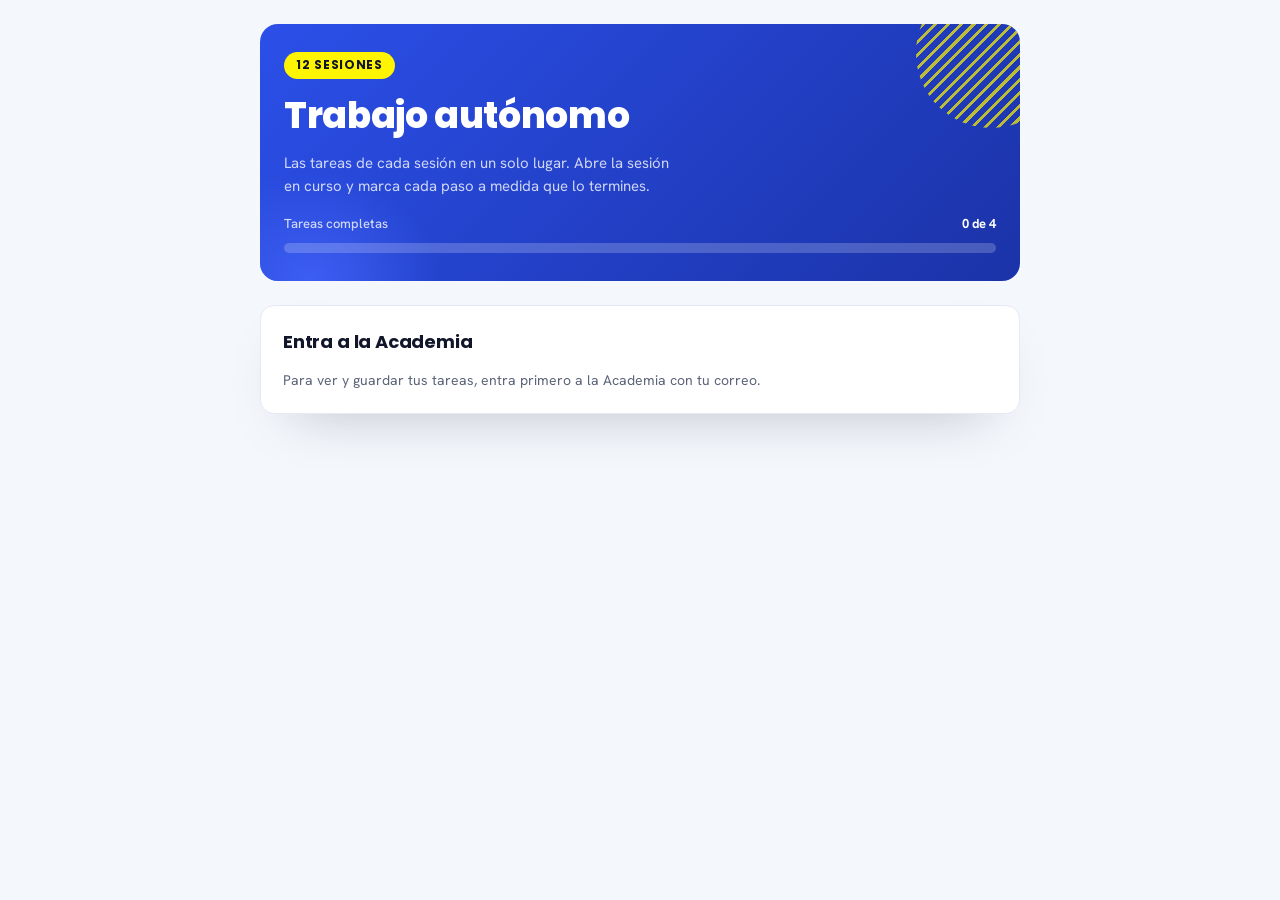
<file: public/trabajo-autonomo.html>
<!doctype html>
<html lang="es">
<head>
<meta charset="utf-8">
<meta name="viewport" content="width=device-width, initial-scale=1">
<title>Trabajo autónomo — PorContar Academia</title>
<link rel="icon" type="image/svg+xml" href="marca/burbuja.svg">
<link rel="preconnect" href="https://fonts.googleapis.com">
<link rel="preconnect" href="https://fonts.gstatic.com" crossorigin>
<link href="https://fonts.googleapis.com/css2?family=Poppins:wght@500;600;700;800&family=Hanken+Grotesk:wght@400;500;600;700&display=swap" rel="stylesheet">
<style>
/* Layout: encabezado azul con progreso, lista de tareas de la sesión activa, ruta completa de 12 sesiones al final.
   Colores de la marca PorContar: azul #2B4FE8 y amarillo #FFF401. Sin memoria: al refrescar arranca en cero. */
:root{
  --bg:#f4f7fc; --surface:#ffffff; --ink:#11162a; --ink-soft:#5b6479; --line:#e4e9f3;
  --head:#2b4fe8; --head-deep:#1b33a8; --on-head:#ffffff; --on-head-soft:rgba(255,255,255,.78);
  --brand:#fff401; --on-brand:#11162a;
  --blue:#2b4fe8; --blue-tint:#eaeeff;
  --check-bg:#2b4fe8; --check-fg:#ffffff;
  --font:'Hanken Grotesk','Segoe UI',system-ui,-apple-system,sans-serif;
  --display:'Poppins','Segoe UI',system-ui,sans-serif;
}
*{box-sizing:border-box}
[hidden]{display:none !important}
body{background:var(--bg);color:var(--ink);font-family:var(--font);font-size:15px;line-height:1.55;margin:0;padding-inline:16px;padding-block:24px 56px;-webkit-font-smoothing:antialiased}
.wrap{max-width:760px;margin-inline:auto;display:grid;gap:24px}
h1,h2,h3,p{margin:0;text-wrap:balance}
h1,h2,h3{font-family:var(--display);letter-spacing:-.01em}

/* Encabezado */
.head{position:relative;overflow:hidden;background:linear-gradient(135deg,var(--head),var(--head-deep));color:var(--on-head);border-radius:18px;padding:28px 24px;display:grid;gap:16px}
.head::after{content:"";position:absolute;top:-46px;right:-46px;width:150px;height:150px;border-radius:50%;
  background:repeating-linear-gradient(135deg,var(--brand) 0 3px,transparent 3px 9px);opacity:.7;pointer-events:none}
.head::before{content:"";position:absolute;left:-80px;bottom:-110px;width:260px;height:220px;border-radius:50%;
  background:radial-gradient(closest-side,rgba(70,104,255,.7),transparent);pointer-events:none}
.tag{position:relative;justify-self:start;background:var(--brand);color:var(--on-brand);font-family:var(--display);font-weight:700;font-size:12px;padding:4px 12px;border-radius:999px;letter-spacing:.06em;text-transform:uppercase}
.head h1{position:relative;font-weight:800;font-size:clamp(26px,5.2vw,36px);line-height:1.15;max-width:30ch}
.head p{position:relative;color:var(--on-head-soft);max-width:52ch}
.prog{position:relative;display:grid;gap:8px}
.prog-row{display:flex;justify-content:space-between;gap:12px;font-size:13px;font-weight:500;color:var(--on-head-soft)}
.prog-row strong{color:var(--on-head);font-weight:700;font-variant-numeric:tabular-nums}
.bar{height:10px;border-radius:999px;background:rgba(255,255,255,.2);overflow:hidden}
.bar i{display:block;height:100%;width:0;background:var(--brand);border-radius:999px;transition:width .35s ease}
.done-msg{position:relative;background:var(--brand);color:var(--on-brand);font-weight:600;padding:10px 14px;border-radius:10px;font-size:14px}
.sin-tareas{position:relative;background:rgba(255,255,255,.12);border:1px dashed rgba(255,255,255,.4);color:var(--on-head);padding:10px 14px;border-radius:10px;font-size:14px}

/* Tareas */
.tasks{display:grid;gap:16px}
.task{background:var(--surface);border:1px solid var(--line);border-radius:14px;padding:20px;display:grid;gap:14px;min-width:0}
.task-top{display:flex;gap:14px;align-items:flex-start}
.badge{flex:none;min-width:34px;height:34px;border-radius:50%;background:var(--blue);color:var(--brand);font-family:var(--display);font-weight:700;display:grid;place-items:center;font-size:15px}
.task[data-done="true"] .badge{background:var(--brand);color:var(--on-brand)}
.task h2{font-size:17px;line-height:1.3;font-weight:700}
.task .why{color:var(--ink-soft);font-size:14px;margin-top:2px}
.count{margin-left:auto;flex:none;font-size:12px;font-weight:600;color:var(--ink-soft);font-variant-numeric:tabular-nums;padding-top:4px}
.steps{list-style:none;margin:0;padding:0;display:grid;gap:4px}
.step{display:flex;gap:12px;align-items:flex-start;padding:10px 12px;border-radius:10px;cursor:pointer;min-width:0}
.step:hover{background:var(--bg)}
.step input{position:absolute;opacity:0;width:1px;height:1px}
.box{flex:none;width:22px;height:22px;border:2px solid var(--ink-soft);border-radius:6px;display:grid;place-items:center;margin-top:1px}
.box svg{width:14px;height:14px;opacity:0}
.step input:checked + .box{background:var(--check-bg);border-color:var(--check-bg)}
.step input:checked + .box svg{opacity:1;stroke:var(--check-fg)}
.step input:focus-visible + .box{outline:3px solid var(--blue);outline-offset:2px}
.step span.t{min-width:0;overflow-wrap:anywhere}
.step input:checked ~ span.t{color:var(--ink-soft);text-decoration:line-through;text-decoration-thickness:1px}

/* Selector de opciones (radios) */
.choose{display:grid;gap:8px;padding:4px 0 6px}
.choose legend{font-weight:600;font-size:14px;padding:0 0 6px}
fieldset{border:0;margin:0;padding:0;min-width:0}
.opts{display:grid;gap:8px;grid-template-columns:repeat(auto-fit,minmax(min(100%,220px),1fr))}
.opt{display:block;cursor:pointer;min-width:0}
.opt input{position:absolute;opacity:0;width:1px;height:1px}
.opt .card{display:grid;gap:2px;padding:12px 14px;border:2px solid var(--line);border-radius:12px;height:100%}
.opt .card b{font-size:14px;font-weight:600}
.opt .card small{color:var(--ink-soft);font-size:12.5px;line-height:1.4}
.opt:hover .card{border-color:var(--ink-soft)}
.opt input:checked + .card{border-color:var(--blue);background:var(--blue-tint)}
.opt input:focus-visible + .card{outline:3px solid var(--blue);outline-offset:2px}

.foot{display:flex;justify-content:flex-end;gap:12px;flex-wrap:wrap;align-items:center;color:var(--ink-soft);font-size:13px}
button.reset{font:inherit;font-family:var(--display);font-weight:600;font-size:13px;color:var(--ink);background:var(--surface);border:1px solid var(--line);border-radius:999px;padding:7px 16px;cursor:pointer}
button.reset:hover{border-color:var(--blue);color:var(--blue)}
button.reset:focus-visible{outline:3px solid var(--blue);outline-offset:2px}
@media (max-width:480px){
  .head{padding:24px 18px}
  .task{padding:16px}
  .task-top{flex-wrap:wrap}
  .count{margin-left:48px;padding-top:0}
}
@media (prefers-reduced-motion:reduce){.bar i{transition:none}}

/* Quién eres: nombre y apellido */
.who{background:var(--surface);border:1px solid var(--line);border-radius:14px;padding:22px;display:grid;gap:14px;box-shadow:0 24px 60px -34px rgba(17,22,42,.35)}
.who h2{font-size:18px;font-weight:700}
.who p{color:var(--ink-soft);font-size:14px}
.who-row{display:grid;grid-template-columns:1fr 1fr auto;gap:10px;align-items:end}
.who label{display:grid;gap:4px;font-size:12px;font-weight:600;color:var(--ink-soft)}
.who input{font:inherit;font-size:15px;color:var(--ink);padding:10px 12px;border:1px solid var(--line);border-radius:10px;background:var(--bg);min-width:0}
.who input:focus{outline:none;border-color:var(--blue);background:var(--surface);box-shadow:0 0 0 3px var(--blue-tint)}
.btn-go{font:inherit;font-family:var(--display);font-weight:600;font-size:14px;padding:11px 20px;border-radius:999px;border:0;background:var(--blue);color:#fff;cursor:pointer;white-space:nowrap;box-shadow:0 12px 26px -12px rgba(43,79,232,.55)}
.btn-go:hover{background:var(--head-deep)}
.btn-go:disabled{opacity:.6;cursor:wait}
.msg{color:#c0392b;font-size:13px;min-height:1em}
.me{position:relative;display:flex;align-items:center;gap:10px;flex-wrap:wrap;font-size:13px;color:var(--on-head-soft)}
.me b{color:var(--on-head)}
.me button{font:inherit;font-size:12px;font-weight:600;color:var(--on-head);background:transparent;border:1px solid rgba(255,255,255,.4);border-radius:999px;padding:3px 12px;cursor:pointer}
.me button:hover{background:rgba(255,255,255,.12)}
.me .estado{margin-left:auto;font-size:12px}
@media (max-width:560px){ .who-row{grid-template-columns:1fr} }

/* Admin: avance del grupo */
.grupo{display:grid;gap:12px}
.grupo-head{display:flex;align-items:center;gap:10px;flex-wrap:wrap}
.grupo-head h2{font-size:18px;font-weight:700}
.grupo-head span{color:var(--ink-soft);font-size:13px}
.grupo-head button{margin-left:auto}
.personas{display:grid;gap:10px;grid-template-columns:repeat(auto-fill,minmax(min(100%,230px),1fr))}
.persona{background:var(--surface);border:1px solid var(--line);border-left:4px solid #c9d3ff;border-radius:14px;padding:14px 16px;display:grid;gap:8px}
.persona.full{border-left-color:var(--blue)}
.persona-top{display:flex;align-items:flex-start;gap:8px}
.persona b{flex:1;min-width:0;font-size:15px;overflow-wrap:anywhere}
.persona .x{font:inherit;border:0;background:none;color:var(--ink-soft);cursor:pointer;font-size:18px;line-height:1;padding:0 2px}
.persona .x:hover{color:#c0392b}
.persona small{color:var(--ink-soft);font-size:12px}
.persona .bar{height:8px;background:var(--bg)}
.persona .bar i{background:var(--blue)}
.persona ul{list-style:none;margin:0;padding:0;display:grid;gap:2px;font-size:12.5px}
.persona li{display:flex;gap:6px;color:var(--ink-soft)}
.persona li.ok{color:var(--ink)}
.persona li::before{content:"○";flex:none}
.persona li.ok::before{content:"●";color:var(--blue)}
.vacio{background:var(--surface);border:1px dashed var(--line);border-radius:14px;padding:18px;color:var(--ink-soft);font-size:14px}
.preview{font-size:13px;color:var(--ink-soft);background:var(--surface);border:1px dashed var(--line);border-radius:12px;padding:10px 14px}

/* Clases plegables */
.list{display:grid;gap:10px}
.ses{background:var(--surface);border:1px solid var(--line);border-radius:14px;overflow:hidden}
.ses summary,.ses .row{display:grid;grid-template-columns:34px minmax(0,1fr) auto 18px;gap:12px;align-items:center;padding:14px 16px;list-style:none}
.ses summary{cursor:pointer}
.ses summary::-webkit-details-marker{display:none}
.ses summary:focus-visible{outline:3px solid var(--blue);outline-offset:-3px}
.ses .n{font-family:var(--display);font-weight:700;font-variant-numeric:tabular-nums;color:var(--blue)}
.ses .name{font-weight:600;font-size:15px;line-height:1.35;overflow-wrap:anywhere}
.ses .row .name{font-weight:500;font-size:14px}
.ses .row{grid-template-columns:34px minmax(0,1fr) auto}
.pill{font-size:12px;font-weight:600;padding:2px 10px;border-radius:999px;border:1px solid var(--line);color:var(--ink-soft);white-space:nowrap;font-variant-numeric:tabular-nums}
.chev{width:10px;height:10px;border-right:2px solid currentColor;border-bottom:2px solid currentColor;transform:rotate(45deg);margin-top:-4px;justify-self:center;transition:transform .2s ease}
.ses[open] > summary{background:var(--head);color:var(--on-head)}
.ses[open] > summary .n{color:var(--brand)}
.ses[open] > summary .pill{background:var(--brand);color:var(--on-brand);border-color:transparent}
.ses[open] > summary .chev{transform:rotate(225deg);margin-top:4px}
.ses[data-complete="true"] .pill{background:var(--blue-tint);color:var(--blue);border-color:transparent}
.ses[data-complete="true"][open] > summary .pill{background:var(--brand);color:var(--on-brand)}
.ses-body{padding:16px;display:grid;gap:16px;border-top:1px solid var(--line)}
.ses .task{background:var(--bg)}
.ses .step:hover{background:var(--surface)}
@media (max-width:480px){
  .ses summary,.ses .row{gap:10px;padding:12px}
  .ses-body{padding:12px}
}
@media (prefers-reduced-motion:reduce){.chev{transition:none}}
</style>

</head>
<body>
<main class="wrap">
  <header class="head">
    <span class="tag">12 sesiones</span>
    <h1>Trabajo autónomo</h1>
    <p>Las tareas de cada sesión en un solo lugar. Abre la sesión en curso y marca cada paso a medida que lo termines.</p>
    <div class="prog" aria-live="polite">
      <div class="prog-row"><span>Tareas completas</span><strong id="progTxt">0 de 4</strong></div>
      <div class="bar" role="progressbar" aria-valuemin="0" aria-valuemax="4" aria-valuenow="0" id="progBar"><i id="progFill"></i></div>
    </div>
    <p class="done-msg" id="doneMsg" hidden>Completaste todas las tareas disponibles.</p>
    <div class="me" id="me" hidden>
      <span>Avance de <b id="meNombre"></b></span>
      <span class="estado" id="estado"></span>
    </div>
  </header>

  <!-- Avisos: vista previa del admin, sesión vencida o sin conexión -->
  <div class="who" id="aviso" hidden>
    <h2 id="avisoTit"></h2>
    <p id="avisoTxt"></p>
  </div>

  <section class="list" id="lista" aria-label="Sesiones" hidden>
    <details class="ses" data-ses="s1" open>
      <summary><span class="n">1</span><span class="name">Arquitectura de tu Máquina Comercial con IA</span><span class="pill" data-pill></span><span class="chev" aria-hidden="true"></span></summary>
      <div class="ses-body">
<article class="task" data-task="t1">
      <div class="task-top">
        <div class="badge">1</div>
        <div>
          <h2>Tener el archivo .md con el resumen de tu empresa</h2>
          <p class="why">Un documento corto que Claude pueda leer cada vez que trabaje contigo.</p>
        </div>
        <span class="count" data-count></span>
      </div>
      <ul class="steps">
        <li><label class="step"><input type="checkbox" id="t1a"><span class="box"><svg viewBox="0 0 16 16" fill="none" stroke-width="2.4" stroke-linecap="round" stroke-linejoin="round"><path d="M3 8.5l3.2 3.2L13 4.8"/></svg></span><span class="t">Tengo el archivo .md con el resumen de mi empresa</span></label></li>
      </ul>
    </article>

    <article class="task" data-task="t2">
      <div class="task-top">
        <div class="badge">2</div>
        <div>
          <h2>Crear un proyecto en Claude</h2>
          <p class="why">El proyecto guarda el contexto de tu empresa para todos tus chats.</p>
        </div>
        <span class="count" data-count></span>
      </div>
      <ul class="steps">
        <li><label class="step"><input type="checkbox" id="t2a"><span class="box"><svg viewBox="0 0 16 16" fill="none" stroke-width="2.4" stroke-linecap="round" stroke-linejoin="round"><path d="M3 8.5l3.2 3.2L13 4.8"/></svg></span><span class="t">Crea un proyecto nuevo con el nombre de tu empresa</span></label></li>
        <li><label class="step"><input type="checkbox" id="t2b"><span class="box"><svg viewBox="0 0 16 16" fill="none" stroke-width="2.4" stroke-linecap="round" stroke-linejoin="round"><path d="M3 8.5l3.2 3.2L13 4.8"/></svg></span><span class="t">Sube el archivo .md al conocimiento del proyecto</span></label></li>
        <li><label class="step"><input type="checkbox" id="t2c"><span class="box"><svg viewBox="0 0 16 16" fill="none" stroke-width="2.4" stroke-linecap="round" stroke-linejoin="round"><path d="M3 8.5l3.2 3.2L13 4.8"/></svg></span><span class="t">Confirma que el archivo aparece cargado dentro del proyecto</span></label></li>
      </ul>
    </article>

    <article class="task" data-task="t3">
      <div class="task-top">
        <div class="badge">3</div>
        <div>
          <h2>Tener 5 chats dentro del proyecto</h2>
          <p class="why">Un chat por área, así cada conversación conserva su propio hilo.</p>
        </div>
        <span class="count" data-count></span>
      </div>
      <ul class="steps">
        <li><label class="step"><input type="checkbox" id="t3a"><span class="box"><svg viewBox="0 0 16 16" fill="none" stroke-width="2.4" stroke-linecap="round" stroke-linejoin="round"><path d="M3 8.5l3.2 3.2L13 4.8"/></svg></span><span class="t">Chat de Estrategia</span></label></li>
        <li><label class="step"><input type="checkbox" id="t3b"><span class="box"><svg viewBox="0 0 16 16" fill="none" stroke-width="2.4" stroke-linecap="round" stroke-linejoin="round"><path d="M3 8.5l3.2 3.2L13 4.8"/></svg></span><span class="t">Chat de SEO</span></label></li>
        <li><label class="step"><input type="checkbox" id="t3c"><span class="box"><svg viewBox="0 0 16 16" fill="none" stroke-width="2.4" stroke-linecap="round" stroke-linejoin="round"><path d="M3 8.5l3.2 3.2L13 4.8"/></svg></span><span class="t">Chat de Pauta</span></label></li>
        <li><label class="step"><input type="checkbox" id="t3d"><span class="box"><svg viewBox="0 0 16 16" fill="none" stroke-width="2.4" stroke-linecap="round" stroke-linejoin="round"><path d="M3 8.5l3.2 3.2L13 4.8"/></svg></span><span class="t">Chat de Redes sociales</span></label></li>
        <li><label class="step"><input type="checkbox" id="t3e"><span class="box"><svg viewBox="0 0 16 16" fill="none" stroke-width="2.4" stroke-linecap="round" stroke-linejoin="round"><path d="M3 8.5l3.2 3.2L13 4.8"/></svg></span><span class="t">Chat de Métricas y performance</span></label></li>
      </ul>
    </article>

    <article class="task" data-task="t4">
      <div class="task-top">
        <div class="badge">4</div>
        <div>
          <h2>Crear 1 prompt con el GPT personalizado</h2>
          <p class="why">Elige un tema, escribe el prompt y revisa qué te responde.</p>
        </div>
        <span class="count" data-count></span>
      </div>
      <fieldset class="choose">
        <legend>Elige el tema de tu prompt</legend>
        <div class="opts">
          <label class="opt"><input type="radio" name="tema" value="Planificación de contenido"><span class="card"><b>Planificación de contenido</b><small>Un calendario con temas y formatos.</small></span></label>
          <label class="opt"><input type="radio" name="tema" value="Guiones de redes sociales"><span class="card"><b>Guiones de redes sociales</b><small>Guiones listos para grabar.</small></span></label>
          <label class="opt"><input type="radio" name="tema" value="Crear una landing page"><span class="card"><b>Crear una landing page</b><small>Estructura y textos de una página de captación.</small></span></label>
          <label class="opt"><input type="radio" name="tema" value="Mejorar la propuesta de valor"><span class="card"><b>Mejorar la propuesta de valor</b><small>Replantear lo que ofrece tu producto o servicio.</small></span></label>
          <label class="opt"><input type="radio" name="tema" value="Estrategia de adquisición de clientes"><span class="card"><b>Estrategia de adquisición de clientes</b><small>Cómo llegar a tus primeros clientes y a los siguientes.</small></span></label>
        </div>
      </fieldset>
      <ul class="steps">
        <li><label class="step"><input type="checkbox" id="t4b"><span class="box"><svg viewBox="0 0 16 16" fill="none" stroke-width="2.4" stroke-linecap="round" stroke-linejoin="round"><path d="M3 8.5l3.2 3.2L13 4.8"/></svg></span><span class="t">Escribe el prompt en tu GPT personalizado</span></label></li>
        <li><label class="step"><input type="checkbox" id="t4c"><span class="box"><svg viewBox="0 0 16 16" fill="none" stroke-width="2.4" stroke-linecap="round" stroke-linejoin="round"><path d="M3 8.5l3.2 3.2L13 4.8"/></svg></span><span class="t">Revisa la respuesta y ajusta el prompt una vez</span></label></li>
      </ul>
    </article>
      </div>
    </details>
      <div class="ses"><div class="row"><span class="n">2</span><span class="name">Cerebro Comercial y Funnel Inteligente con IA</span><span class="pill">Próximamente</span></div></div>
      <div class="ses"><div class="row"><span class="n">3</span><span class="name">Sistema Creativo de Diseño Gráfico con IA</span><span class="pill">Próximamente</span></div></div>
      <div class="ses"><div class="row"><span class="n">4</span><span class="name">Páginas web, SEO y GEO con IA: visibilidad y conversión en la nueva búsqueda</span><span class="pill">Próximamente</span></div></div>
      <div class="ses"><div class="row"><span class="n">5</span><span class="name">Sistema de Producción Audiovisual con IA</span><span class="pill">Próximamente</span></div></div>
      <div class="ses"><div class="row"><span class="n">6</span><span class="name">Máquina de Crecimiento y Contenido en Redes Sociales</span><span class="pill">Próximamente</span></div></div>
      <div class="ses"><div class="row"><span class="n">7</span><span class="name">Sistema de Ventas y Calificación con IA</span><span class="pill">Próximamente</span></div></div>
      <div class="ses"><div class="row"><span class="n">8</span><span class="name">Fuerza Comercial de Agentes de IA</span><span class="pill">Próximamente</span></div></div>
      <div class="ses"><div class="row"><span class="n">9</span><span class="name">Empleados Digitales para Ventas</span><span class="pill">Próximamente</span></div></div>
      <div class="ses"><div class="row"><span class="n">10</span><span class="name">Motor de Prospección y Adquisición de Leads con IA</span><span class="pill">Próximamente</span></div></div>
      <div class="ses"><div class="row"><span class="n">11</span><span class="name">Analítica de Datos e Inteligencia Comercial con IA</span><span class="pill">Próximamente</span></div></div>
      <div class="ses"><div class="row"><span class="n">12</span><span class="name">Pauta Digital de Alto Rendimiento con Meta Ads e IA</span><span class="pill">Próximamente</span></div></div>
  </section>

  <footer class="foot" id="pie" hidden>
    <button class="reset" id="reset" type="button">Reiniciar checklist</button>
  </footer>
</main>

<script src="vendor/supabase.min.js"></script>
<script src="config.js"></script>
<script src="sesion.js"></script>
<script src="trabajo-autonomo.js"></script>
</body>
</html>
</file>
<file: public/styles.css>
/* ============================================================
   PorContar Academia — Muro de sesiones
   Brandkit: azul #2B4FE8 + amarillo #FFF401 · Claude #E8622D
   Display Poppins · Cuerpo Hanken Grotesk · botones pastilla
   ============================================================ */
:root{
  /* marca */
  --pc-blue:#2b4fe8;
  --pc-blue-bright:#4668ff;
  --pc-blue-bright-aa:#4365fd;   /* igual, apenas más oscuro: fondo de texto blanco (4,65:1) */
  --pc-blue-deep:#1b33a8;
  --pc-blue-tint:#eaeeff;
  --pc-yellow:#fff401;

  /* producto */
  --claude:#e8622d;
  --claude-fuerte:#c44a18;       /* fondo de texto blanco (4,84:1) */
  --claude-soft:#f4a07a;
  --claude-tint:rgba(232,98,45,.12);

  /* neutros */
  --ink:#11162a;
  --ink-soft:#5b6479;
  --ink-mute:#667085;
  --paper:#ffffff;
  --paper-2:#f4f7fc;
  --line:#e4e9f3;
  --line-campo:#848da2;          /* borde de campos de formulario (≥3:1 sobre blanco y --paper-2) */

  /* estados */
  --danger:#c0392b;
  --brand:var(--pc-blue);

  /* superficies oscuras */
  --night:#0b1120;
  --night-2:#111827;
  --night-3:#162036;
  --night-line:rgba(255,255,255,.08);
  --on-night:#f1f5f9;
  --on-night-soft:#b6c1d2;

  --maxw:1180px;
  --r-card:18px;
  --r-pill:999px;
  --shadow-card:0 24px 60px -34px rgba(17,22,42,.35);
  --shadow-btn:0 12px 26px -12px rgba(43,79,232,.55);

  --font-display:'Poppins','Segoe UI',system-ui,sans-serif;
  --font-body:'Hanken Grotesk','Segoe UI',system-ui,-apple-system,sans-serif;
}
*{box-sizing:border-box}
[hidden]{display:none !important}
html,body{height:100%}
body{
  margin:0;background:var(--paper-2);color:var(--ink);
  font-family:var(--font-body);font-size:15px;line-height:1.6;
  -webkit-font-smoothing:antialiased;
}
button{font:inherit;color:inherit;cursor:pointer}
input,select,textarea{font:inherit;color:inherit}
h1,h2,h3{margin:0;font-family:var(--font-display);font-weight:700;letter-spacing:-.02em;line-height:1.15}

.ico{width:20px;height:20px;flex:none;fill:none;stroke:currentColor;stroke-width:1.8;stroke-linecap:round;stroke-linejoin:round}
.ico-lg{width:30px;height:30px}

/* universo gráfico ------------------------------------------- */
.u-claude{color:var(--claude);font-weight:600}
.u-mark{background:linear-gradient(transparent 84%, var(--pc-yellow) 84%)}
@keyframes u-spin{to{transform:rotate(360deg)}}

/* ============ LAYOUT ============ */
.app{display:grid;grid-template-columns:278px 1fr;min-height:100vh}

/* ============ SIDEBAR ============ */
.sidebar{
  position:sticky;top:0;height:100vh;display:flex;flex-direction:column;
  background:var(--night);color:var(--on-night);overflow:hidden;
}
.dona{
  position:absolute;right:-64px;bottom:-52px;width:190px;height:190px;
  opacity:.35;pointer-events:none;animation:u-spin 42s linear infinite;
}
/* Marca centrada: logo, píldora del programa y una línea que la separa del menú */
.brand{
  position:relative;z-index:1;display:flex;flex-direction:column;align-items:center;gap:12px;
  margin:0 20px;padding:24px 0 18px;border-bottom:1px solid var(--night-line);
}
.logo{display:block;width:104px;height:auto}
.brand-sub{
  display:inline-block;padding:4px 12px;border-radius:var(--r-pill);
  background:rgba(255,255,255,.06);border:1px solid rgba(255,255,255,.1);
  font-family:var(--font-display);font-size:10.5px;font-weight:600;
  letter-spacing:.1em;text-transform:uppercase;color:var(--on-night-soft);
}

.nav{position:relative;z-index:1;flex:1;overflow-y:auto;padding:14px 12px 20px}
.nav::-webkit-scrollbar{width:6px}
.nav::-webkit-scrollbar-thumb{background:rgba(255,255,255,.14);border-radius:6px}
.nav-title{
  margin:20px 8px 8px;font-family:var(--font-display);font-size:10.5px;font-weight:600;
  text-transform:uppercase;letter-spacing:.13em;color:var(--on-night-soft);opacity:.7;
}
.nav-item{
  width:100%;display:flex;align-items:center;gap:11px;padding:9px 12px;
  background:none;border:0;border-radius:12px;text-align:left;color:var(--on-night-soft);
  transition:background .14s,color .14s;
}
.nav-item:hover{background:rgba(255,255,255,.07);color:var(--on-night)}
.nav-item.is-active{background:var(--pc-blue);color:#fff;box-shadow:var(--shadow-btn)}
.nav-item.is-active .count{background:rgba(255,255,255,.2);color:#fff}
.nav-label{flex:1;min-width:0;font-size:14px;overflow:hidden;text-overflow:ellipsis;white-space:nowrap}
.nav-item .nav-label em{
  display:block;font-style:normal;font-family:var(--font-display);font-size:10px;font-weight:600;
  letter-spacing:.12em;text-transform:uppercase;color:var(--pc-yellow);line-height:1.5;
}
.nav-item .nav-label b{display:block;font-weight:500;line-height:1.3;white-space:normal}
.nav-item.is-active .nav-label em{color:rgba(255,255,255,.78)}
.nav-item.is-active .nav-label b{font-weight:600}
/* Trabajo autónomo: primero en Extras y con color propio.
   El amarillo de la marca, para que no se confunda con el azul de lo seleccionado */
.nav-item.nav-tareas{
  margin:2px 0 8px;background:var(--pc-yellow);color:var(--ink);font-weight:700;
  box-shadow:0 8px 22px -12px rgba(255,244,1,.75);
}
.nav-item.nav-tareas:hover{background:#fff86a;color:var(--ink)}
.nav-item.nav-tareas.is-active{background:var(--pc-yellow);color:var(--ink);
  box-shadow:0 0 0 2px var(--pc-blue-bright),0 8px 22px -10px rgba(255,244,1,.75)}
#navSessions .nav-item{align-items:flex-start;padding-top:9px;padding-bottom:9px}
#navSessions .nav-item .ico,#navSessions .nav-item .count{margin-top:12px}
.count{
  min-width:22px;padding:1px 7px;border-radius:var(--r-pill);background:rgba(255,255,255,.1);
  font-size:11px;font-weight:600;color:var(--on-night-soft);text-align:center;
}

.sidebar-foot{position:relative;z-index:1;padding:14px 20px 18px;border-top:1px solid var(--night-line)}
.progress span{font-size:11px;color:var(--on-night-soft);opacity:.85}
.progress-bar{height:5px;border-radius:var(--r-pill);background:rgba(255,255,255,.12);overflow:hidden;margin-bottom:8px}
.progress-bar i{display:block;height:100%;width:0;background:var(--pc-yellow);transition:width .35s}

.social{display:flex;align-items:center;gap:6px;margin-top:14px;flex-wrap:wrap}
.social a{
  display:inline-flex;align-items:center;gap:6px;padding:6px 10px;border-radius:var(--r-pill);
  background:rgba(255,255,255,.07);color:var(--on-night-soft);text-decoration:none;
  font-size:11.5px;font-weight:600;transition:background .14s,color .14s;
}
.social a:hover{background:var(--pc-blue);color:#fff}
.social .ico{width:15px;height:15px}

/* ============ VOCABULARIO Y TÉRMINOS ============ */
.guia{
  display:flex;flex-direction:column;height:calc(100vh - 128px);min-height:560px;
  background:var(--paper);border:1px solid var(--line);border-radius:var(--r-card);
  overflow:hidden;box-shadow:var(--shadow-card);
}
.guia iframe{flex:1;width:100%;border:0;background:#fff}
body.vista-resumen .rail,
body.vista-resumen #composerTrigger,
body.vista-resumen .search{display:none}
body.vista-resumen .content{grid-template-columns:minmax(0,1fr);max-width:1320px;padding-bottom:26px}   /* la guía llena la pantalla sin que el muro se desplace */

/* ============ TOPBAR ============ */
.main{display:flex;flex-direction:column;min-width:0}
.topbar{
  position:sticky;top:0;z-index:20;background:rgba(255,255,255,.93);
  backdrop-filter:blur(8px);border-bottom:1px solid var(--line);
  display:flex;align-items:center;justify-content:space-between;gap:16px;padding:14px 26px;
}
.topbar-left{display:flex;align-items:center;gap:12px;min-width:0}
.topbar h1{font-size:21px}
.topbar p{margin:2px 0 0;font-size:12.5px;color:var(--ink-mute)}
.topbar-right{display:flex;align-items:center;gap:10px;min-width:0;flex:1;justify-content:flex-end}

.search{
  display:flex;align-items:center;gap:8px;padding:8px 14px;border:1px solid var(--line-campo);
  border-radius:var(--r-pill);background:var(--paper-2);color:var(--ink-mute);min-width:0;flex:0 1 260px;
}
.search:focus-within{border-color:var(--pc-blue);background:#fff;box-shadow:0 0 0 3px var(--pc-blue-tint)}
.search input{border:0;background:none;outline:none;width:100%;min-width:0;font-size:14px;color:var(--ink)}

.btn{
  display:inline-flex;align-items:center;gap:7px;padding:10px 18px;border-radius:var(--r-pill);
  border:1px solid var(--line);background:#fff;font-family:var(--font-display);font-size:14px;
  font-weight:600;white-space:nowrap;flex:none;
  transition:background .14s,border-color .14s,transform .08s;
}
.btn:hover{background:var(--paper-2)}
.btn:active{transform:translateY(1px)}
.btn-primary{background:var(--pc-blue);border-color:var(--pc-blue);color:#fff;box-shadow:var(--shadow-btn)}
.btn-primary:hover{background:var(--pc-blue-deep);border-color:var(--pc-blue-deep)}

.mode{
  display:inline-flex;align-items:center;gap:6px;padding:7px 14px;border-radius:var(--r-pill);
  font-family:var(--font-display);font-size:11.5px;font-weight:600;letter-spacing:.03em;
  text-transform:uppercase;white-space:nowrap;flex:none;
}
.mode .ico{width:15px;height:15px;stroke-width:2.1}
.mode-admin{background:var(--pc-blue);color:#fff}
.mode-read{background:var(--paper-2);color:var(--ink-soft);border:1px solid var(--line)}

.icon-btn{
  display:grid;place-items:center;width:36px;height:36px;border:0;border-radius:10px;
  background:none;color:var(--ink-mute);
}
.icon-btn:hover{background:var(--paper-2);color:var(--pc-blue)}
.only-mobile{display:none}

/* ============ CONTENIDO ============ */
.content{
  display:grid;grid-template-columns:minmax(0,1fr) 300px;gap:24px;
  max-width:var(--maxw);width:100%;margin:0 auto;padding:26px 26px 80px;
}
.stream{min-width:0;display:flex;flex-direction:column;gap:16px}

.composer{
  display:flex;align-items:center;gap:12px;padding:14px 16px;background:var(--paper);
  border:1px solid var(--line);border-radius:var(--r-card);color:var(--ink-mute);
  box-shadow:var(--shadow-card);transition:border-color .14s;
}
.composer:hover{border-color:var(--pc-blue);cursor:pointer}
.composer span:first-of-type{flex:1;font-size:14.5px}
.composer-plus{
  display:grid;place-items:center;width:34px;height:34px;border-radius:50%;
  background:var(--pc-blue);color:#fff;
}
.avatar{
  width:38px;height:38px;border-radius:50%;background:var(--night);color:var(--pc-yellow);
  display:grid;place-items:center;font-family:var(--font-display);font-size:12.5px;font-weight:700;flex:none;
}

/* ============ TARJETA ============ */
.card{background:var(--paper);border:1px solid var(--line);border-radius:var(--r-card);box-shadow:var(--shadow-card)}
.post{padding:20px 22px 8px}
.post.is-pinned{border-color:var(--pc-blue);box-shadow:0 0 0 3px var(--pc-blue-tint),var(--shadow-card)}
.post-head{display:flex;align-items:flex-start;gap:12px;margin-bottom:14px}
.post-meta{flex:1;min-width:0}
.post-author{display:flex;align-items:center;gap:8px;flex-wrap:wrap;font-family:var(--font-display);font-size:14.5px;font-weight:600}
.tag{
  display:inline-flex;align-items:center;gap:5px;padding:3px 11px;border-radius:var(--r-pill);
  background:var(--pc-blue);color:#fff;font-size:11px;font-weight:600;letter-spacing:.02em;
}
.tag .ico{width:13px;height:13px;stroke-width:2.2;color:var(--pc-yellow)}
.tag-pin{background:var(--pc-yellow);color:var(--ink)}
.tag-pin .ico{color:var(--ink)}
.post-sub{font-size:12.5px;color:var(--ink-mute)}
.post-actions{position:relative;display:flex;gap:2px}
.menu{
  position:absolute;right:0;top:38px;z-index:30;min-width:168px;padding:6px;
  background:#fff;border:1px solid var(--line);border-radius:14px;box-shadow:0 18px 44px -18px rgba(17,22,42,.45);
}
.menu button{
  width:100%;display:flex;align-items:center;gap:9px;padding:8px 10px;border:0;border-radius:9px;
  background:none;font-size:13.5px;text-align:left;
}
.menu button:hover{background:var(--paper-2)}
.menu button.danger{color:#c0392b}
.menu .ico{width:17px;height:17px}

.post-title{font-family:var(--font-display);font-size:23px;line-height:1.2;margin:0 0 10px}
.post-body{font-size:15.5px;color:var(--ink-soft)}
.post-body p{margin:0 0 12px}
.post-body b{color:var(--ink);font-weight:700}
.post-body a{color:var(--pc-blue);text-decoration:underline;text-underline-offset:3px;text-decoration-thickness:1.5px}
.post-body a:hover{color:var(--pc-blue-deep)}
.post-body blockquote{
  margin:0 0 12px;padding:15px 18px;border-radius:12px;background:var(--paper-2);
  border:1px solid var(--line);border-left:4px solid var(--pc-blue);color:var(--ink);
}
.post-media{margin:4px 0 14px;border-radius:14px;overflow:hidden;background:#000;border:1px solid var(--line)}
.post-media video,.post-media iframe{display:block;width:100%;aspect-ratio:16/9;border:0;background:#000}

.reactions{display:flex;align-items:center;gap:8px;padding:12px 0;border-top:1px solid var(--line);margin-top:4px}
.react{
  display:inline-flex;align-items:center;gap:7px;padding:7px 14px;border-radius:var(--r-pill);
  border:1px solid var(--line);background:#fff;font-size:13px;font-weight:500;color:var(--ink-soft);
  transition:background .14s,border-color .14s,color .14s;
}
.react:hover{background:var(--pc-blue-tint);border-color:var(--pc-blue-bright);color:var(--pc-blue-deep)}
.react.is-on{background:var(--pc-blue-tint);border-color:var(--pc-blue);color:var(--pc-blue-deep);font-weight:700}
.react .ico{width:17px;height:17px}
.react-total{margin-left:auto;font-size:12.5px;color:var(--ink-mute)}

/* ============ VACÍO ============ */
.empty{
  position:relative;overflow:hidden;
  display:flex;flex-direction:column;align-items:center;gap:8px;text-align:center;
  padding:64px 30px;color:var(--ink-soft);
  background:var(--paper);border:1px dashed #cdd6e8;border-radius:var(--r-card);
}
.empty::before{ /* cuadrícula tenue del universo gráfico */
  content:'';position:absolute;inset:0;pointer-events:none;opacity:.6;
  background-image:linear-gradient(var(--line) 1px,transparent 1px),
                   linear-gradient(90deg,var(--line) 1px,transparent 1px);
  background-size:34px 34px;
  -webkit-mask-image:radial-gradient(circle at 50% 40%,#000,transparent 72%);
          mask-image:radial-gradient(circle at 50% 40%,#000,transparent 72%);
}
.empty>*{position:relative;z-index:1}
.empty .ico{width:34px;height:34px;color:#b9c3d9}
.empty h3{font-size:19px;color:var(--ink)}
.empty p{margin:0;font-size:14px;max-width:360px}
.empty p b{color:var(--ink);background:linear-gradient(transparent 84%,var(--pc-yellow) 84%)}
.empty .btn{margin-top:12px}

/* ============ RAIL ============ */
.rail{display:flex;flex-direction:column;gap:16px}
.rail-card{padding:18px 20px}
.rail-card h3{font-size:14px;margin-bottom:12px}
.rail-list{list-style:none;margin:0;padding:0;display:flex;flex-direction:column;gap:2px}
.rail-list button{
  width:100%;display:flex;align-items:center;gap:10px;padding:7px 8px;border:0;border-radius:10px;
  background:none;text-align:left;font-size:13.5px;color:var(--ink-soft);
}
.rail-list button:hover{background:var(--paper-2);color:var(--ink)}
.rail-list .dot{width:8px;height:8px;border-radius:50%;background:#d7dfee;flex:none}
.rail-list .dot.on{background:var(--pc-blue);box-shadow:0 0 0 3px var(--pc-blue-tint)}
.rail-list span.t{flex:1;overflow:hidden;text-overflow:ellipsis;white-space:nowrap}
.rail-list em{font-style:normal;font-size:11.5px;color:var(--ink-mute)}
.tips{margin:0;padding-left:18px;font-size:13.5px;color:var(--ink-soft);display:flex;flex-direction:column;gap:9px}
.tips b{color:var(--ink)}

/* ============ MODAL ============ */
.overlay{
  position:fixed;inset:0;z-index:60;background:rgba(11,17,32,.6);backdrop-filter:blur(3px);
  display:grid;place-items:center;padding:24px;
}
.modal{
  width:min(660px,100%);max-height:90vh;display:flex;flex-direction:column;
  background:#fff;border-radius:22px;box-shadow:0 30px 70px -30px rgba(11,17,32,.7);overflow:hidden;
  animation:pop .16s ease-out;
}
@keyframes pop{from{opacity:0;transform:translateY(8px) scale(.99)}}
.modal-head{
  display:flex;align-items:center;justify-content:space-between;padding:17px 22px;
  background:var(--night);color:#fff;
}
.modal-head h2{font-size:17px}
.modal-head .icon-btn{color:var(--on-night-soft)}
.modal-head .icon-btn:hover{background:rgba(255,255,255,.12);color:#fff}
.modal-body{padding:22px;overflow-y:auto;display:flex;flex-direction:column;gap:17px}
.modal-foot{
  display:flex;align-items:center;justify-content:space-between;gap:12px;
  padding:15px 22px;border-top:1px solid var(--line);background:var(--paper-2);
}
.modal-foot>div{display:flex;gap:8px;margin-left:auto}
.modal-msg{font-size:12.5px;color:#c0392b}

.field{display:flex;flex-direction:column;gap:6px}
.field>span{
  font-family:var(--font-display);font-size:11px;font-weight:600;text-transform:uppercase;
  letter-spacing:.09em;color:var(--ink-soft);
}
.field input,.field select,.field textarea{
  width:100%;padding:11px 14px;border:1px solid var(--line-campo);border-radius:12px;
  background:#fff;outline:none;font-size:14.5px;
}
.field textarea{resize:vertical;min-height:90px}
.editor textarea{min-height:120px;border-radius:0 0 12px 12px;border-top:0}   /* pegado a la barra de formato */
.field input:focus,.field select:focus,.field textarea:focus{border-color:var(--pc-blue);box-shadow:0 0 0 3px var(--pc-blue-tint)}
.editor-tools{
  display:flex;align-items:center;gap:4px;padding:6px 8px;border:1px solid var(--line-campo);
  border-radius:12px 12px 0 0;background:var(--paper-2);
}
.editor-tools button{width:30px;height:30px;display:grid;place-items:center;border:0;border-radius:8px;background:none;color:var(--ink-soft)}
.editor-tools button:hover{background:#e6ecf8;color:var(--pc-blue)}
.editor-tools .hint{margin-left:6px;font-size:11.5px;color:var(--ink-mute)}
.editor-tools .ico{width:16px;height:16px}

.tabs{display:flex;gap:6px;margin-bottom:10px}
.tab{
  display:inline-flex;align-items:center;gap:6px;padding:8px 14px;border:1px solid var(--line);
  border-radius:var(--r-pill);background:#fff;font-size:13px;font-weight:500;color:var(--ink-soft);
}
.tab .ico{width:16px;height:16px}
.tab.is-active{background:var(--pc-blue);border-color:var(--pc-blue);color:#fff}
.tab.is-active .ico{color:var(--pc-yellow)}

.dropzone{
  display:flex;flex-direction:column;align-items:center;gap:4px;padding:30px;text-align:center;
  border:1.5px dashed #cbd5ea;border-radius:14px;background:var(--paper-2);color:var(--ink-mute);cursor:pointer;
  transition:border-color .14s,background .14s;
}
.dropzone:hover,.dropzone.is-over{border-color:var(--pc-blue);background:var(--pc-blue-tint)}
.dropzone p{margin:2px 0 0;font-size:14px;color:var(--ink)}
.dropzone small{font-size:12px}
.filechip{
  display:flex;align-items:center;gap:9px;padding:12px 14px;border:1px solid var(--line);
  border-radius:12px;background:var(--paper-2);font-size:13.5px;
}
.filechip span{flex:1;overflow:hidden;text-overflow:ellipsis;white-space:nowrap}
.filechip button{border:0;background:none;color:var(--ink-mute);display:grid;place-items:center}
.filechip .ico{width:17px;height:17px}

.check{display:flex;align-items:center;gap:9px;font-size:13.5px;color:var(--ink-soft)}
.check input{width:16px;height:16px;accent-color:var(--pc-blue)}

/* ============ IMÁGENES ADJUNTAS ============ */
.post-media.es-imagen{background:none}
.post-media.es-imagen img{
  display:block;width:100%;height:auto;max-height:520px;object-fit:contain;background:var(--paper-2);
}

/* ============ PDF ADJUNTO ============ */
.post-media.es-pdf{background:var(--paper)}
.post-media.es-pdf iframe{aspect-ratio:auto;height:560px;background:var(--paper-2)}
.pdf-bar{display:flex;align-items:center;gap:10px;padding:10px 12px;border-top:1px solid var(--line)}
.pdf-bar > .ico{color:var(--pc-blue)}
.pdf-bar span{flex:1;min-width:0;font-size:13.5px;font-weight:600;overflow:hidden;text-overflow:ellipsis;white-space:nowrap}
.pdf-bar .btn{padding:6px 14px;font-size:13px;text-decoration:none;color:var(--ink)}
.pdf-bar .btn-primary{color:#fff}
.post-media.es-doc{background:var(--paper)}
.post-media.es-doc .pdf-bar{border-top:0}
.post-media.es-doc .pdf-bar span small{display:block;font-size:12px;font-weight:500;color:var(--ink-mute)}
@media (max-width:700px){ .post-media.es-pdf iframe{height:420px} }

/* ============ PREGUNTAS FRECUENTES ============ */
.faq{
  background:var(--paper);border:1px solid var(--line);border-radius:var(--r-card);
  box-shadow:var(--shadow-card);transition:border-color .14s;   /* sin overflow:hidden: el menú de editar debe poder salirse */
}
.faq[open]{border-color:var(--pc-blue)}
.faq:has(.menu){position:relative;z-index:5}
.faq summary{
  cursor:pointer;list-style:none;display:flex;align-items:center;gap:12px;padding:17px 20px;
}
.faq summary::-webkit-details-marker{display:none}
.faq summary:focus-visible{outline:3px solid var(--pc-blue-bright);outline-offset:2px;border-radius:var(--r-card)}
.faq-q{flex:1;font-family:var(--font-display);font-size:16px;font-weight:600;color:var(--ink);line-height:1.35}
.faq-tools{display:flex;gap:2px;opacity:0;transition:opacity .14s;position:relative}
.faq:hover .faq-tools,.faq[open] .faq-tools,.faq:focus-within .faq-tools{opacity:1}
@media (hover:none){.faq-tools{opacity:1}}   /* en táctil no hay hover que revele los botones */
.faq-caret{
  display:grid;place-items:center;width:30px;height:30px;border-radius:50%;flex:none;
  background:var(--pc-blue-tint);color:var(--pc-blue);transition:transform .2s,background .14s,color .14s;
}
.faq[open] .faq-caret{transform:rotate(45deg);background:var(--pc-blue);color:#fff}
.faq-caret .ico{width:16px;height:16px;stroke-width:2.4}
.faq-body{padding:14px 20px 16px;border-top:1px solid var(--line)}
.faq-body .post-body p:last-child{margin-bottom:0}
.faq-add{display:flex;align-items:center;gap:12px;flex-wrap:wrap;margin-bottom:4px}
.faq-add span{color:var(--ink-mute);font-size:13px}
body.vista-faq .stream{gap:10px}

/* Preguntas de la comunidad sin respuesta */
.faq.is-pending{border-style:dashed;border-color:#c6d0ea}
.faq.is-pending[open]{border-color:var(--pc-blue)}
.faq-q .faq-badge{
  display:inline-block;vertical-align:2px;margin-left:8px;padding:2px 9px;border-radius:var(--r-pill);
  background:var(--pc-yellow);color:var(--ink);font-family:var(--font-body);
  font-size:10.5px;font-weight:700;letter-spacing:.04em;text-transform:uppercase;white-space:nowrap;
}
.faq-reply{padding:7px 14px;font-size:13px;box-shadow:none}
.faq-reply .ico{width:15px;height:15px}
.faq-pending-note{margin:0;font-size:14px;color:var(--ink-soft)}
.faq-add span b{color:var(--ink)}
.faq.is-new{animation:faq-nueva 2s ease}
@keyframes faq-nueva{
  0%,30%{box-shadow:0 0 0 4px var(--pc-yellow),var(--shadow-card)}
  100%{box-shadow:0 0 0 4px rgba(255,244,1,0),var(--shadow-card)}
}
.count.is-alert{background:var(--pc-yellow);color:var(--ink);font-weight:700}

/* Formulario "¿Tienes una pregunta?" (columna derecha y arriba de las FAQ) */
.rail-pregunta{padding:18px}
.pregunta{display:flex;flex-direction:column;gap:12px}
.pregunta-faq{padding:18px 20px;margin-bottom:6px}
.pregunta-head{display:flex;gap:12px;align-items:flex-start}
.pregunta-ico{
  display:grid;place-items:center;width:38px;height:38px;border-radius:12px;flex:none;
  background:var(--pc-blue-tint);color:var(--pc-blue);
}
.pregunta-ico .ico{width:20px;height:20px}
.pregunta-head h3{font-size:15px;margin:0 0 3px}
.pregunta-head p{margin:0;font-size:13px;line-height:1.5;color:var(--ink-soft)}
.pregunta-head p b{color:var(--ink)}
.pregunta textarea{
  width:100%;min-height:84px;resize:vertical;padding:11px 13px;
  border:1px solid var(--line-campo);border-radius:12px;background:var(--paper-2);
  font-size:14px;line-height:1.5;outline:none;transition:border-color .14s,background .14s,box-shadow .14s;
}
.pregunta textarea:focus{border-color:var(--pc-blue);background:#fff;box-shadow:0 0 0 3px var(--pc-blue-tint)}
.pregunta-foot{display:flex;align-items:center;justify-content:space-between;gap:10px}
.pregunta-cuenta{font-size:11.5px;color:var(--ink-mute);font-variant-numeric:tabular-nums}
.pregunta-foot .btn{padding:9px 16px;font-size:13.5px}
.pregunta-msg{margin:0;font-size:13px;color:#c0392b}
.pregunta-msg:empty{display:none}
.pregunta-msg.is-ok{color:var(--ink-soft)}
.link-btn{
  padding:0;border:0;background:none;font:inherit;font-weight:600;color:var(--pc-blue);
  text-decoration:underline;text-underline-offset:3px;
}
.pregunta-ir{width:100%;justify-content:center;margin-top:14px}
body.vista-faq .rail-pregunta{display:none}   /* en la vista de FAQ el formulario ya está arriba */
/* Resaltado discreto del formulario del estudiante (no de la tarjeta del admin) */
.rail-pregunta:has(.pregunta),
.pregunta-faq{
  background:linear-gradient(180deg,#f3f6ff 0%,#fff 60%);
  border-color:rgba(43,79,232,.22);
}
.pregunta .pregunta-ico{background:var(--pc-blue);color:#fff}
.pregunta textarea{background:#fff}
.sr-only{position:absolute;width:1px;height:1px;margin:-1px;overflow:hidden;clip:rect(0 0 0 0);white-space:nowrap;border:0}
@media (max-width:600px){
  .faq summary{flex-wrap:wrap}
  .faq-reply{order:3}
}

/* ============ CATÁLOGO DE SKILLS ============ */
/* Las áreas se filtran desde el sidebar, no desde una barra superior */
.nav-areas{margin:2px 0 6px 14px;padding-left:10px;border-left:2px solid var(--night-line)}
.nav-area{
  width:100%;display:flex;align-items:center;gap:8px;padding:6px 10px;border:0;
  border-radius:10px;background:none;text-align:left;color:var(--on-night-soft);font-size:13px;
}
.nav-area:hover{background:rgba(255,255,255,.07);color:var(--on-night)}
.nav-area.is-on{background:rgba(255,255,255,.1);color:#fff;font-weight:600}
.nav-area .t{flex:1;min-width:0;overflow:hidden;text-overflow:ellipsis;white-space:nowrap}
.nav-area em{
  font-style:normal;font-size:11px;padding:1px 7px;border-radius:var(--r-pill);
  background:rgba(255,255,255,.1);color:var(--on-night-soft);
}
.nav-area.is-on em{background:var(--pc-yellow);color:var(--ink);font-weight:700}

.sk-head{display:flex;align-items:center;gap:12px;flex-wrap:wrap;margin-bottom:4px}
.sk-head .btn{margin-left:auto}
.sk-grid{display:grid;grid-template-columns:repeat(auto-fill,minmax(268px,1fr));gap:14px}
.sk-card{
  position:relative;display:flex;gap:14px;padding:20px;cursor:pointer;
  background:var(--paper);border:1px solid var(--line);border-left:4px solid var(--pc-blue);
  border-radius:var(--r-card);box-shadow:var(--shadow-card);
  transition:transform .12s,border-color .14s,box-shadow .14s;
}
.sk-card:hover{transform:translateY(-2px);border-color:var(--pc-blue);box-shadow:0 18px 40px -22px rgba(43,79,232,.5)}
.sk-num{font-family:var(--font-display);font-size:22px;font-weight:800;color:#c8d2e8;line-height:1;flex:none;letter-spacing:-.03em}
.sk-card:hover .sk-num{color:var(--pc-blue)}
.sk-body{flex:1;min-width:0}
.sk-area{
  display:block;font-family:var(--font-display);font-size:10px;font-weight:600;
  letter-spacing:.12em;text-transform:uppercase;color:var(--ink-mute);margin-bottom:5px;
}
.sk-card h3{font-size:16.5px;line-height:1.25;margin-bottom:10px;color:var(--ink)}
.sk-tags{display:flex;flex-wrap:wrap;gap:6px}
.sk-tag{
  padding:3px 11px;border-radius:var(--r-pill);background:var(--paper-2);
  border:1px solid var(--line);font-size:11.5px;font-weight:600;color:var(--ink-soft);
}
.sk-tag.is-lvl{background:var(--pc-blue-tint);border-color:transparent;color:var(--pc-blue-deep)}

.modal-sk{width:min(760px,100%)}
.modal-sk .modal-head{align-items:flex-start}
.sk-num-big{display:block;font-family:var(--font-display);font-size:12px;font-weight:600;color:var(--pc-yellow);margin-bottom:2px}
.sk-actions{display:flex;flex-wrap:wrap;gap:8px;align-items:center}
.sk-admin{display:inline-flex;gap:8px;margin-left:auto}
.btn-danger{border-color:#f0c4bd;color:#c0392b}
.btn-danger:hover{background:#fdeeeb}
.sk-block{display:flex;flex-direction:column;gap:6px}
.sk-label{
  font-family:var(--font-display);font-size:11px;font-weight:600;text-transform:uppercase;
  letter-spacing:.09em;color:var(--ink-soft);
}
.sk-block p{margin:0;font-size:15.5px;color:var(--ink-soft)}
.sk-prompt{
  margin:0;padding:16px 18px;border-radius:14px;background:var(--night);color:#d7dcee;
  font-family:'JetBrains Mono',ui-monospace,SFMono-Regular,Menlo,monospace;
  font-size:12.8px;line-height:1.65;white-space:pre-wrap;word-break:break-word;
  max-height:44vh;overflow-y:auto;
}
.field-row{display:grid;grid-template-columns:1fr 1fr;gap:12px}
body.vista-skills .rail,
body.vista-skills #composerTrigger{display:none}
body.vista-skills .content{grid-template-columns:minmax(0,1fr);max-width:1320px}
@media (max-width:600px){
  .sk-grid{grid-template-columns:1fr}
  .field-row{grid-template-columns:1fr}
}

/* ============ OJITO: CLASES OCULTAS ============ */
/* Cada estudiante apaga las clases que no quiere ver. Es una preferencia
   de su navegador: el admin no ve el ojito y el contenido no se toca.   */
.nav-row{position:relative}
.nav-eye{
  position:absolute;right:6px;top:16px;display:none;place-items:center;
  width:30px;height:30px;border:0;border-radius:9px;background:none;
  color:var(--on-night-soft);opacity:.7;transition:background .14s,color .14s,opacity .14s;
}
.nav-eye .ico{width:17px;height:17px}
.nav-eye:hover{background:rgba(255,255,255,.12);color:#fff;opacity:1}
body.modo-estudiante .nav-eye{display:grid}
body.modo-estudiante #navSessions .nav-item{padding-right:44px}   /* deja lugar al ojito junto al contador */
.nav-item.is-active + .nav-eye{color:#fff;opacity:.85}
.nav-item.is-active + .nav-eye:hover{background:rgba(255,255,255,.18)}
.nav-row.is-hidden .nav-item:not(.is-active){opacity:.45}
.nav-row.is-hidden .nav-eye{color:var(--pc-yellow);opacity:1}
body:not(.modo-estudiante) .solo-estudiante{display:none}

/* ============ CANDADO POR GRUPO ============ */
/* El admin, en el espacio de un grupo, abre o cierra cada clase para ese grupo. */
.nav-candado{
  position:absolute;right:6px;top:16px;display:grid;place-items:center;
  width:30px;height:30px;border:0;border-radius:9px;background:none;
  color:var(--pc-yellow);transition:background .14s,color .14s;
}
.nav-candado .ico{width:16px;height:16px}
.nav-candado.is-abierta{color:var(--on-night-soft);opacity:.75}
.nav-candado:hover{background:rgba(255,255,255,.12);color:#fff;opacity:1}
#navSessions .nav-row:has(.nav-candado) .nav-item{padding-right:44px}
.cl-candado{display:flex;align-items:center;gap:12px;margin:0 0 18px;padding:12px 14px;border-radius:14px;
  background:#FFF8C2;border:1px solid #F1E27A;color:#5A4D00;font-size:14px}
.cl-candado.is-abierta{background:#EEF2FF;border-color:#D5DDFB;color:#22348F}
.cl-candado .ico{width:18px;height:18px;flex:none}
.cl-candado span{flex:1}
.cl-candado .btn{flex:none}

/* Asistencia por encuentro (asistencia.js) */
.as-bloque{display:flex;flex-direction:column;gap:8px;margin:0 0 22px}
.as-fila{display:flex;align-items:center;flex-wrap:wrap;gap:8px 14px;padding:12px 14px;border:1px solid var(--line);border-radius:14px;background:#fff}
.as-nombre{font-weight:600;min-width:150px}
.as-estado{flex:1;min-width:180px;font-size:13.5px;color:var(--ink-soft)}
.as-estado b{color:var(--ink)}
.as-sin{color:var(--ink-mute)}
.as-ok{color:#1d7a46}
.as-acc{display:flex;gap:8px;flex-wrap:wrap}
.as-nota{font-size:13.5px;color:var(--ink-soft);margin:0}
.as-modal{width:min(720px,100%)}
.as-ayuda{font-size:13.5px;color:var(--ink-soft);margin:0}
#asTexto{width:100%;font:inherit;font-size:14px;padding:12px 14px;border:1px solid var(--line);border-radius:12px;resize:vertical}
.as-resumen{margin:0;font-size:15px}
.as-sincruzar{display:flex;flex-direction:column;gap:8px;padding:12px 14px;border-radius:14px;background:#FFF8E1;border:1px solid #F3E2A6}
.as-sincruzar h3{font-size:14px;margin:0}
.as-linea{display:flex;align-items:center;gap:10px;font-size:13.5px}
.as-linea span{flex:1;min-width:0;overflow:hidden;text-overflow:ellipsis;white-space:nowrap}
.as-linea select{flex:none;max-width:55%;font:inherit;font-size:13.5px;padding:6px 8px;border:1px solid var(--line);border-radius:10px;background:#fff}
.as-personas{display:grid;grid-template-columns:repeat(auto-fill,minmax(250px,1fr));gap:6px}
.as-persona{display:flex;align-items:flex-start;gap:10px;padding:8px 10px;border:1px solid var(--line);border-radius:12px;cursor:pointer;font-size:13.5px}
.as-persona input{margin-top:3px;flex:none}
.as-persona span{display:flex;flex-direction:column;min-width:0}
.as-persona em{font-style:normal;color:var(--ink-mute);font-size:12px;overflow:hidden;text-overflow:ellipsis}
.as-persona em.as-rol{display:inline;color:var(--pc-blue-deep);font-weight:600}
.as-fila.is-tenue{opacity:.55}
.as-nombre small{display:block;font-weight:400;font-size:12.5px;color:var(--ink-mute)}

/* Diagnóstico y encuestas (formularios.js) */
.fm-adm{padding:18px 20px;margin:0 0 18px}
.fm-cab{font-family:var(--font-display);font-size:11px;font-weight:600;text-transform:uppercase;letter-spacing:.09em;color:var(--ink-soft);margin:0 0 12px}
.fm-sub{font-size:13px;font-weight:600;color:var(--ink-soft);margin:6px 0 8px}
.fm-sel{font:inherit;font-size:13.5px;padding:6px 8px;border:1px solid var(--line);border-radius:10px;background:#fff;max-width:100%}
.fm-pend{display:flex;align-items:center;gap:16px;padding:16px 20px;margin:0 0 14px;border:1px solid #D5DDFB;background:#F4F6FF}
.fm-pend-ico{flex:none;display:grid;place-items:center;width:44px;height:44px;border-radius:50%;background:var(--pc-blue);color:#fff}
.fm-pend-ico .ico{width:22px;height:22px}
.fm-pend-txt{flex:1;min-width:0}
.fm-pend-txt em{font-style:normal;font-size:12px;font-weight:600;text-transform:uppercase;letter-spacing:.06em;color:var(--pc-blue-deep)}
.fm-pend-txt h3{margin:2px 0 4px;font-size:17px}
.fm-pend-txt p{margin:0;font-size:13.5px;color:var(--ink-soft)}
.fm-pend .btn{flex:none}
.fm-modal{width:min(760px,100%)}
.fm-intro{margin:0;font-size:14px;color:var(--ink-soft)}
.fm-preg{display:flex;flex-direction:column;gap:8px;border:0;margin:0;padding:12px 14px;border-radius:14px;background:var(--paper-2)}
.fm-preg legend,.fm-leg{font-weight:600;font-size:14px;line-height:1.4;padding:0;float:left;width:100%}
.fm-preg legend em,.fm-leg em{font-weight:400;font-style:normal;color:var(--ink-mute)}
.fm-preg.is-falta{outline:2px solid #e8a39a}
.fm-preg input[type="text"],.fm-preg textarea{width:100%;font:inherit;font-size:14px;padding:9px 12px;border:1px solid var(--line);border-radius:10px;background:#fff;resize:vertical}
.fm-escala{display:flex;align-items:center;gap:8px;flex-wrap:wrap;clear:both}
.fm-escala>span{font-size:12px;color:var(--ink-mute)}
.fm-escala label{position:relative;cursor:pointer}
.fm-escala input{position:absolute;opacity:0;pointer-events:none}
.fm-escala b{display:grid;place-items:center;width:40px;height:40px;border-radius:50%;border:1px solid var(--line);background:#fff;font-size:15px}
.fm-escala input:checked+b{background:var(--pc-blue);border-color:var(--pc-blue);color:#fff}
.fm-escala input:focus-visible+b{outline:2px solid var(--pc-blue);outline-offset:2px}
.fm-ops{display:flex;flex-direction:column;gap:6px;clear:both}
.fm-ops label{display:flex;align-items:flex-start;gap:8px;font-size:14px;cursor:pointer}
.fm-ops input{margin-top:3px;flex:none}
.fm-barras{display:flex;flex-direction:column;gap:10px}
.fm-barra{display:grid;grid-template-columns:1fr 160px 36px;align-items:center;gap:10px;font-size:13.5px}
.fm-barra b{text-align:right}
.fm-expect{margin:0;font-size:14px}
.fm-h3{font-size:14px;margin:6px 0 0}
.fm-h3 em{font-style:normal;font-weight:400;color:var(--ink-mute);font-size:12.5px;margin-left:6px}
.fm-comentarios{margin:0;padding-left:18px;display:flex;flex-direction:column;gap:6px;font-size:13.5px}
.fm-comentarios em{font-style:normal;color:var(--ink-mute)}
.fm-tabla{width:100%;border-collapse:collapse;font-size:13px}
.fm-tabla th,.fm-tabla td{padding:7px 8px;border-bottom:1px solid var(--line);text-align:left}
.fm-tabla th{font-weight:600;color:var(--ink-soft)}
.fm-falta{margin:0;font-size:13px;color:var(--ink-soft)}
.fm-sub-fila{display:flex;align-items:center;justify-content:space-between;gap:8px 14px;flex-wrap:wrap;margin:10px 0 8px}
.fm-sub-fila .fm-sub{margin:0}
.fm-herr{font-size:13px;color:var(--ink-mute)}
.btn-link{border:0;background:none;padding:2px 0;font:inherit;font-size:13px;font-weight:600;color:var(--pc-blue);cursor:pointer}
.btn-link:hover{text-decoration:underline}
.fm-cuenta{border:0;background:none;padding:0;font:inherit;color:inherit;cursor:pointer;text-decoration:underline dotted;text-underline-offset:3px}
.fm-vista{margin:0;padding:10px 14px;border-radius:12px;background:#FFF8E1;border:1px solid #F3E2A6;font-size:13.5px}
.fm-sep{margin-top:10px;padding-top:12px;border-top:1px solid var(--line)}
.fm-personas{display:grid;grid-template-columns:1fr 1fr;gap:14px}
.fm-personas>div{padding:12px 14px;border:1px solid var(--line);border-radius:14px}
.fm-personas ul{margin:8px 0 0;padding-left:18px;display:flex;flex-direction:column;gap:4px;font-size:13.5px}
.fm-h3.is-ok{color:#1d7a46}
.fm-h3.is-falta,.fm-mini.is-falta{color:#b4532a}
.fm-res{display:flex;flex-direction:column;gap:8px;padding:12px 0;border-bottom:1px solid var(--line)}
.fm-res .fm-barra{grid-template-columns:1fr 70px}
.fm-conteo .fm-barra{grid-template-columns:minmax(0,1fr) 140px 30px}
.fm-dist{margin:0;font-size:12.5px;color:var(--ink-soft)}
.fm-mini{margin:10px 0 2px;font-size:11.5px;font-weight:600;text-transform:uppercase;letter-spacing:.06em;color:var(--ink-mute)}
.fm-falta-n{display:block;font-size:13px;color:var(--ink-soft);padding:3px 10px}
.fe-preg{display:flex;flex-direction:column;gap:8px;padding:12px 14px;border:1px solid var(--line);border-radius:14px;background:#fff}
.fe-top{display:flex;align-items:center;gap:10px;flex-wrap:wrap}
.fe-n{display:grid;place-items:center;width:26px;height:26px;border-radius:50%;background:#EEF2FF;color:var(--pc-blue-deep);font-size:13px}
.fe-top select{font:inherit;font-size:13.5px;padding:5px 8px;border:1px solid var(--line);border-radius:10px;background:#fff}
.fe-opc{display:flex;align-items:center;gap:6px;font-size:13px}
.fe-acc{margin-left:auto;display:flex;gap:2px}
.fe-acc .icon-btn{width:30px;height:30px;font-size:15px}
.fe-acc .icon-btn:disabled{opacity:.3;cursor:default}
.fe-preg textarea,.fe-ext input{width:100%;font:inherit;font-size:14px;padding:8px 12px;border:1px solid var(--line);border-radius:10px;resize:vertical}
.fe-ext{display:grid;grid-template-columns:1fr 1fr;gap:8px}
.fe-agregar{align-self:flex-start}
.fm-diag{display:grid;grid-template-columns:220px 1fr;gap:16px}
.fm-diag-lista{display:flex;flex-direction:column;gap:4px}
.fm-diag-lista button{text-align:left;font:inherit;font-size:13.5px;padding:7px 10px;border:0;border-radius:10px;background:none;cursor:pointer}
.fm-diag-lista button:hover{background:var(--paper-2)}
.fm-diag-lista button.is-on{background:#EEF2FF;color:var(--pc-blue-deep);font-weight:600}
.fm-diag-resp dl{margin:8px 0 0}
.fm-diag-resp dt{font-weight:600;font-size:13px;margin-top:12px}
.fm-diag-resp dd{margin:3px 0 0;font-size:14px;white-space:pre-wrap}
@media (max-width:640px){
  .fm-pend{flex-wrap:wrap}
  .fm-barra{grid-template-columns:1fr 60px 32px}
  .fm-diag{grid-template-columns:1fr}
  .fm-personas,.fe-ext{grid-template-columns:1fr}
  .fm-conteo .fm-barra{grid-template-columns:1fr 60px 26px}
  .fm-tabla{display:block;overflow-x:auto}
  .as-linea{flex-direction:column;align-items:stretch}
  .as-linea select{max-width:none}
}

/* Presencial: los videos del curso de esa clase, en el lugar de la grabación */
.cl-videos{margin:0 0 18px}
.cl-videos .grab-lbl{display:flex;align-items:center;gap:8px;margin-bottom:10px}
.cl-videos-lista{display:grid;grid-template-columns:repeat(auto-fill,minmax(220px,1fr));gap:12px}
.cl-video{display:flex;flex-direction:column;gap:8px;padding:0 0 10px;border:1px solid var(--line, #E4E7F0);border-radius:14px;
  background:#fff;text-align:left;cursor:pointer;overflow:hidden;font:inherit;color:inherit}
.cl-video:hover{border-color:var(--pc-blue, #2B4FE8)}
.cl-video .cu-mini{width:100%;aspect-ratio:16/9;border-radius:0}
.cl-video-txt{display:flex;flex-direction:column;gap:2px;padding:0 12px}
.cl-video-txt b{font-size:14px}
.cl-video-txt em{font-style:normal;font-size:12.5px;opacity:.7}
.cl-video.is-vista .cl-video-txt em{color:#1F8A4C;opacity:1}

/* Los prompts de cada clase */
.cl-prompts{display:grid;grid-template-columns:repeat(auto-fill,minmax(240px,1fr));gap:10px;margin:0 0 18px}
.cl-prompt{display:flex;align-items:center;gap:10px;padding:12px 14px;border:1px solid var(--line, #E4E7F0);border-radius:12px;
  background:#fff;text-align:left;cursor:pointer;font:inherit;color:inherit}
.cl-prompt:hover{border-color:var(--pc-blue, #2B4FE8)}
.cl-prompt .ico{width:18px;height:18px;flex:none;color:var(--pc-blue, #2B4FE8)}
.cl-prompt span{display:flex;flex-direction:column;gap:2px;min-width:0}
.cl-prompt b{font-size:14px}
.cl-prompt em{font-style:normal;font-size:12.5px;opacity:.7}
.cl-prompt.is-off{opacity:.55}
.sk-tag.is-clase{background:#EEF2FF;color:#22348F}

.rail-list li.is-hidden button{opacity:.45}
.rail-list li.is-hidden .dot{background:#d7dfee;box-shadow:none}

.hidden-bar{
  display:flex;align-items:center;gap:10px;flex-wrap:wrap;
  padding:10px 12px 10px 14px;background:var(--paper);
  border:1px solid var(--line);border-left:4px solid var(--pc-yellow);
  border-radius:var(--r-card);box-shadow:var(--shadow-card);font-size:13.5px;color:var(--ink-soft);
}
.hidden-bar .ico{width:18px;height:18px;color:var(--ink-mute)}
.hidden-bar span{flex:1;min-width:0}
.hidden-bar b{color:var(--ink)}
.hidden-bar .btn{padding:6px 14px;font-size:13px}

.empty .btn .ico{width:18px;height:18px;color:currentColor}   /* el ícono del botón no hereda el tamaño decorativo */

/* ============ ORDENAR PUBLICACIONES ============ */
/* Solo las ve el admin: suben o bajan la publicación dentro de su sección */
.mover{display:inline-flex;align-items:center;gap:2px;margin-right:2px}
.mover .icon-btn{width:26px;height:26px;border-radius:8px}
.mover .icon-btn .ico{width:15px;height:15px}
.mover .icon-btn:disabled{opacity:.25;cursor:default;background:none}
.faq-tools .mover{margin-right:4px}

/* ============ QUIZZES ============ */
body.vista-quiz .rail,
body.vista-quiz #composerTrigger{display:none}
body.vista-quiz .content{grid-template-columns:minmax(0,1fr);max-width:1080px}

.quiz-grid{display:grid;grid-template-columns:repeat(auto-fill,minmax(270px,1fr));gap:14px}
.quiz-card{
  display:flex;flex-direction:column;gap:8px;padding:20px;
  background:var(--paper);border:1px solid var(--line);border-left:4px solid var(--pc-blue);
  border-radius:var(--r-card);box-shadow:var(--shadow-card);
}
.quiz-card-top{display:flex;align-items:flex-start;gap:10px}
.quiz-card h3{flex:1;font-size:16.5px;line-height:1.25}
.quiz-estado{
  flex:none;padding:2px 10px;border-radius:var(--r-pill);background:var(--paper-2);
  border:1px solid var(--line);font-size:11px;font-weight:700;color:var(--ink-mute);
}
.quiz-estado.is-on{background:var(--pc-blue-tint);border-color:transparent;color:var(--pc-blue-deep)}
.quiz-desc{margin:0;font-size:14px;color:var(--ink-soft)}
.quiz-meta{margin:0;font-size:12.5px;color:var(--ink-mute)}
.quiz-meta b{color:var(--ink)}
.quiz-acciones{display:flex;flex-wrap:wrap;gap:8px;margin-top:6px}
.quiz-acciones .btn{padding:8px 15px;font-size:13.5px}

.quiz-barra{height:7px;border-radius:var(--r-pill);background:#e6ebf7;overflow:hidden}
.quiz-barra i{display:block;height:100%;background:var(--pc-blue);transition:width .3s}
.quiz-barra.is-baja i{background:var(--pc-yellow)}

.quiz-resumen{padding:20px 22px;margin-bottom:16px}
.quiz-resumen h3{font-size:15px;margin-bottom:12px}
.quiz-cifras{display:grid;grid-template-columns:repeat(auto-fit,minmax(140px,1fr));gap:12px;margin:4px 0 8px}
.quiz-cifras div{background:var(--paper-2);border:1px solid var(--line);border-radius:12px;padding:12px 14px}
.quiz-cifras b{display:block;font-family:var(--font-display);font-size:24px;color:var(--pc-blue);line-height:1.1}
.quiz-cifras span{font-size:12.5px;color:var(--ink-mute)}

.quiz-responder{padding:22px 24px;max-width:780px;margin:0 auto}
.quiz-volver{padding:6px 14px;font-size:13px;margin-bottom:14px}
.quiz-titulo{font-size:22px;margin-bottom:6px}
.quiz-sub{font-size:14px;margin:22px 0 10px}
.quiz-nombre{margin:16px 0 4px;max-width:340px}
.quiz-lista{list-style:none;margin:16px 0 0;padding:0;display:flex;flex-direction:column;gap:14px}
.quiz-pregunta{border:1px solid var(--line);border-radius:14px;padding:16px 18px;background:var(--paper)}
.quiz-pregunta.is-bien{border-left:4px solid var(--pc-blue)}
.quiz-pregunta.is-mal{border-left:4px solid var(--claude)}
.quiz-enunciado{display:flex;gap:10px;margin:0 0 12px;font-family:var(--font-display);font-size:15.5px;font-weight:600;line-height:1.35}
.quiz-enunciado span{
  flex:none;display:grid;place-items:center;width:24px;height:24px;border-radius:50%;
  background:var(--pc-blue-tint);color:var(--pc-blue-deep);font-size:12.5px;
}
.quiz-opciones{display:flex;flex-direction:column;gap:8px}
.quiz-opcion{
  display:flex;align-items:flex-start;gap:10px;padding:11px 14px;cursor:pointer;
  border:1px solid var(--line);border-radius:12px;background:var(--paper-2);font-size:14.5px;
  transition:border-color .14s,background .14s;
}
.quiz-opcion:hover{border-color:var(--pc-blue-bright);background:#fff}
.quiz-opcion.is-on{border-color:var(--pc-blue);background:var(--pc-blue-tint)}
.quiz-opcion input{margin-top:2px;accent-color:var(--pc-blue)}
.quiz-respuesta{margin:0;font-size:14px;color:var(--ink-soft)}
.quiz-respuesta b{color:var(--ink)}
.quiz-correcta{margin-top:4px;color:var(--pc-blue-deep)}
.quiz-enviar{display:flex;align-items:center;justify-content:space-between;gap:12px;flex-wrap:wrap;margin-top:20px}
.quiz-msg{margin:0;font-size:13px;color:#c0392b}
.quiz-puntaje{
  display:flex;flex-direction:column;gap:6px;padding:18px 20px;margin-bottom:18px;
  background:var(--night);color:#fff;border-radius:var(--r-card);
}
.quiz-puntaje b{font-family:var(--font-display);font-size:30px;line-height:1}
.quiz-puntaje span{font-size:13.5px;color:var(--on-night-soft)}
.quiz-puntaje .quiz-barra{background:rgba(255,255,255,.16);margin-top:6px}
.quiz-puntaje .quiz-barra i{background:var(--pc-yellow)}

.quiz-tabla{overflow-x:auto}
.quiz-tabla table{width:100%;border-collapse:collapse;font-size:14px}
.quiz-tabla th,.quiz-tabla td{padding:9px 12px;text-align:left;border-bottom:1px solid var(--line)}
.quiz-tabla th{font-family:var(--font-display);font-size:11.5px;text-transform:uppercase;letter-spacing:.08em;color:var(--ink-mute)}

/* Editor del admin */
.quiz-pregunta-head{display:flex;align-items:center;justify-content:space-between;margin-bottom:10px}
.quiz-num{font-family:var(--font-display);font-size:13px;font-weight:700;color:var(--ink-mute)}
.quiz-opciones-edit{display:flex;flex-direction:column;gap:8px;margin-top:10px}
.quiz-opcion-edit{display:flex;align-items:center;gap:10px;padding:6px 10px;border:1px solid var(--line-campo);border-radius:12px}
.quiz-opcion-edit.is-on{border-color:var(--pc-blue);background:var(--pc-blue-tint)}
.quiz-opcion-edit input[type="radio"]{accent-color:var(--pc-blue);flex:none}
.quiz-opcion-edit input[type="text"]{flex:1;min-width:0;border:0;background:none;outline:none;font-size:14.5px}
.quiz-mini{padding:7px 14px;font-size:13px;margin-top:12px}
.quiz-activo{margin:12px 0 4px}

@media (max-width:600px){
  .quiz-grid{grid-template-columns:1fr}
  .quiz-responder{padding:18px 16px}
}

/* Limpiar las respuestas de un quiz (para borrar las pruebas) */
.quiz-borrar-celda{width:40px;text-align:right}
.quiz-borrar-celda .icon-btn{width:28px;height:28px;border-radius:9px;opacity:.55}
.quiz-borrar-celda .icon-btn:hover{opacity:1;color:var(--danger,#c0392b)}
.quiz-vaciar{margin-top:16px;font-size:13.5px}
.quiz-vaciar:hover{color:var(--danger,#c0392b);border-color:currentColor}
.quiz-nota{margin:8px 0 0;font-size:12.5px;color:var(--ink-mute)}

/* ============ TOAST ============ */
.toast{
  position:fixed;left:50%;bottom:26px;transform:translateX(-50%);z-index:80;
  padding:12px 22px;border-radius:var(--r-pill);background:var(--night);color:#fff;
  font-family:var(--font-display);font-size:13.5px;font-weight:500;
  box-shadow:0 18px 40px -18px rgba(11,17,32,.8);animation:pop .16s ease-out;
}

/* ============ RESPONSIVE ============ */
@media (max-width:1180px){
  .mode{font-size:0;padding:9px;gap:0}
  .mode .ico{width:17px;height:17px}
}
@media (max-width:1080px){
  .rail{display:none}
  .content{grid-template-columns:minmax(0,1fr)}
}
.logo-mini{width:32px;height:32px;flex:none;background:var(--night);border-radius:10px;padding:5px}

@media (max-width:820px){
  .mode{display:none}                 /* la insignia de modo estorba en pantalla chica */
  .topbar-left{gap:8px}
  .topbar h1{font-size:17px}
  .topbar p{display:none}
  .search{flex:0 0 auto;padding:8px}
  .search input{width:0;padding:0}
  .search:focus-within{flex:1 1 auto}
  .search:focus-within input{width:100%}
  .app{grid-template-columns:1fr}
  .sidebar{
    position:fixed;z-index:50;width:278px;transform:translateX(-100%);
    transition:transform .2s;box-shadow:0 0 40px rgba(11,17,32,.4);
  }
  .sidebar.is-open{transform:none}
  .only-mobile{display:grid}
  .content{padding:16px}
  .topbar{padding:12px 16px}
}
@media (prefers-reduced-motion:reduce){
  .dona{animation:none}
}

/* ============ SKILLS: PRENDER Y APAGAR (admin) ============ */
.sk-switch{
  position:absolute;top:12px;right:12px;display:inline-flex;align-items:center;gap:5px;
  padding:4px 10px;border-radius:99px;border:1px solid var(--line);background:var(--paper);
  font-size:11.5px;font-weight:700;color:var(--ink-soft);
}
.sk-switch .ico{width:14px;height:14px}
.sk-switch:hover{border-color:var(--pc-blue);color:var(--pc-blue)}
.sk-card .sk-body{padding-right:78px}
.sk-card.is-off{border-left-color:var(--line);background:var(--paper-2)}
.sk-card.is-off .sk-body{opacity:.55}
.sk-card.is-off .sk-switch{background:var(--pc-blue);border-color:var(--pc-blue);color:#fff}

/* ============ SKILL DESDE UN .MD ============ */
/* El recuadro para subir la skill ya escrita, arriba del formulario */
.dropzone-md{padding:16px}
.dropzone-md .ico{width:22px;height:22px}

/* ============ ENTRAR ============ */
/* Pantalla completa sobre el muro: nadie ve contenido sin identificarse */
.login{
  position:fixed;inset:0;z-index:90;display:grid;place-items:center;padding:24px 16px;overflow-y:auto;
  background:radial-gradient(1200px 600px at 80% 110%, rgba(43,79,232,.45), transparent 60%), var(--night);
}
.login-dona{right:auto;left:-70px;bottom:auto;top:-60px;width:260px;height:260px}
.login-card{
  position:relative;z-index:1;width:min(420px,100%);display:flex;flex-direction:column;gap:16px;
  padding:30px 28px;background:var(--paper);border-radius:22px;box-shadow:0 30px 70px -30px rgba(0,0,0,.7);
}
.login-logo{width:96px;height:auto;align-self:flex-start}
.login-card h1{font-size:26px}
.login-sub{margin:-6px 0 0;font-size:14px;color:var(--ink-soft)}
.login-btn{justify-content:center;padding:12px 18px;font-size:15px}
.login-btn:disabled{opacity:.7;cursor:wait}
.login-msg{margin:0;min-height:1em;font-size:13.5px;color:#c0392b}
.login-msg:empty{display:none}
.login-ayuda{margin:0;font-size:12.5px;color:var(--ink-mute)}
body.con-login{overflow:hidden}

/* ============ QUIÉN SOY (barra superior) ============ */
.yo{display:flex;align-items:center;gap:8px;min-width:0;flex:none}
.yo-av{
  width:34px;height:34px;border-radius:50%;display:grid;place-items:center;flex:none;
  background:var(--night);color:var(--pc-yellow);font-family:var(--font-display);font-size:12px;font-weight:700;
}
.yo-txt{display:flex;flex-direction:column;min-width:0;max-width:190px;line-height:1.25}
.yo-txt b{font-size:13px;overflow:hidden;text-overflow:ellipsis;white-space:nowrap}
.yo-txt em{font-style:normal;font-size:11.5px;color:var(--ink-mute);overflow:hidden;text-overflow:ellipsis;white-space:nowrap}
.ver-como{display:flex;align-items:center;gap:6px;font-size:12px;color:var(--ink-mute)}
.ver-como select{
  max-width:170px;padding:7px 10px;border:1px solid var(--line-campo);border-radius:var(--r-pill);
  background:var(--paper-2);font-size:13px;color:var(--ink);
}
.ver-como select:focus{outline:none;border-color:var(--pc-blue);box-shadow:0 0 0 3px var(--pc-blue-tint)}
@media (max-width:1180px){ .yo-txt{display:none} .ver-como span{display:none} }
@media (max-width:820px){ .ver-como{display:none} }

/* ============ ¿QUIÉN LO VE? ============ */
.aud{display:flex;flex-direction:column;gap:8px;padding:12px 14px;border:1px solid var(--line);border-radius:12px;background:var(--paper-2)}
.aud-resumen{margin:0;font-size:13.5px;color:var(--ink-soft)}
.aud-resumen b{color:var(--pc-blue-deep)}
.aud-ops{display:flex;flex-wrap:wrap;gap:6px}
.aud-op{
  display:inline-flex;align-items:center;gap:7px;padding:6px 12px;border:1px solid var(--line);
  border-radius:var(--r-pill);background:#fff;font-size:13px;cursor:pointer;
}
.aud-op:has(input:checked){border-color:var(--pc-blue);background:var(--pc-blue-tint);color:var(--pc-blue-deep);font-weight:600}
.aud-op input{accent-color:var(--pc-blue);margin:0}
.aud-op em{font-style:normal;font-size:11px;color:var(--ink-mute);font-weight:500}
.aud-sep{flex-basis:100%;margin-top:4px;font-family:var(--font-display);font-size:10.5px;font-weight:600;
  text-transform:uppercase;letter-spacing:.09em;color:var(--ink-mute)}
.aud-nota{margin:0;font-size:12px;color:var(--ink-mute)}
.quiz-aud{margin:4px 0 6px}

/* Solo lo ve el admin: a qué grupos va dirigido */
.tag-aud{background:var(--paper-2);color:var(--ink-soft);border:1px solid var(--line);max-width:100%}
.tag-aud .ico{color:var(--pc-blue)}
.sk-body .tag-aud{margin-top:8px}

/* ============ VISTO ============ */
.visto{
  margin-left:auto;display:inline-flex;align-items:center;gap:6px;padding:6px 13px;
  border:1px solid var(--line);border-radius:var(--r-pill);background:#fff;
  font-family:var(--font-display);font-size:12.5px;font-weight:600;color:var(--ink-soft);
}
.visto .ico{width:16px;height:16px}
.visto:hover{border-color:var(--pc-blue);color:var(--pc-blue)}
.visto.is-on{background:var(--pc-blue);border-color:var(--pc-blue);color:#fff}
.visto.is-on .ico{color:var(--pc-yellow)}
.react-total + .visto{margin-left:12px}

/* ============ EMPRESAS Y COHORTES ============ */
.gr-top{display:flex;align-items:center;justify-content:space-between;gap:8px;flex-wrap:wrap}
.gr-tipo{
  display:inline-block;padding:2px 10px;border-radius:var(--r-pill);background:var(--night);color:var(--pc-yellow);
  font-family:var(--font-display);font-size:10.5px;font-weight:600;letter-spacing:.08em;text-transform:uppercase;
}
.gr-estado{display:inline-block;padding:2px 10px;border-radius:var(--r-pill);font-size:11.5px;font-weight:700}
.gr-estado.is-on{background:var(--pc-blue-tint);color:var(--pc-blue-deep)}
.gr-estado.is-warn{background:var(--pc-yellow);color:var(--ink)}
.gr-estado.is-off{background:#fdeeeb;color:#c0392b}
.gr-card.is-off{border-left-color:var(--line)}
.gr-card.is-off h3{color:var(--ink-mute)}
.gr-detalle{padding:22px 24px}
.gr-cab{display:flex;flex-direction:column;gap:12px;padding-bottom:6px}
.gr-lista{
  width:100%;margin-top:10px;padding:12px 14px;border:1px solid var(--line-campo);border-radius:12px;
  font:13.5px/1.55 ui-monospace,SFMono-Regular,Consolas,monospace;resize:vertical;min-height:130px;outline:none;
}
.gr-lista:focus{border-color:var(--pc-blue);box-shadow:0 0 0 3px var(--pc-blue-tint)}
.gr-alta-foot{display:flex;align-items:center;gap:12px;flex-wrap:wrap;margin-top:10px}
.gr-alta-foot .btn-primary{margin-left:auto}
.gr-csv{cursor:pointer}
.gr-resultado{margin:10px 0 0;font-size:13.5px;color:var(--ink-soft)}
.gr-resultado:empty{display:none}
.gr-personas-cab{display:flex;align-items:center;justify-content:space-between;gap:12px;flex-wrap:wrap}
.gr-buscar,.panel-tools input,.panel-tools select,.gr-rol,.panel-sel{
  padding:8px 12px;border:1px solid var(--line-campo);border-radius:10px;background:#fff;font-size:13.5px;outline:none;
}
.gr-buscar{margin-top:12px;min-width:240px}
.gr-buscar:focus,.panel-tools input:focus,.panel-tools select:focus,.gr-rol:focus,.panel-sel:focus{border-color:var(--pc-blue);box-shadow:0 0 0 3px var(--pc-blue-tint)}
.gr-clave{display:flex;gap:8px}
.gr-clave input{flex:1;font-family:ui-monospace,SFMono-Regular,Consolas,monospace}
.gr-nota{font-size:12px;color:var(--ink-mute)}
.celda-sub{display:block;font-size:12px;color:var(--ink-mute);font-weight:400}
.quiz-tabla tr.is-off td{opacity:.55}
.quiz-tabla td .check{font-size:13px}

/* ============ PANEL DE AVANCE ============ */
.panel-cab{padding:20px 22px;margin-bottom:16px}
.panel-cab-top{display:flex;align-items:flex-start;justify-content:space-between;gap:14px;flex-wrap:wrap;margin-bottom:12px}
.panel-nombre{font-size:19px;margin-bottom:4px}
.panel-sel{font-family:var(--font-display);font-size:16px;font-weight:700;margin-bottom:6px;max-width:100%}
.panel-tabla{padding:16px 18px}
.panel-tools{display:flex;gap:10px;flex-wrap:wrap;margin-bottom:8px}
.panel-tools input{flex:1 1 220px}
.mini{display:flex;flex-direction:column;gap:4px;min-width:96px}
.mini span{font-size:13px}
.mini .quiz-barra{height:5px}
@media (max-width:600px){
  .gr-detalle,.panel-cab,.panel-tabla{padding:16px}
  .gr-alta-foot .btn-primary{margin-left:0;width:100%;justify-content:center}
}

/* ============ BARRA SUPERIOR CON MÁS PIEZAS ============ */
/* El título cede espacio (con puntos suspensivos) antes que los botones */
.topbar-left{flex:1 1 0;min-width:180px}
.topbar-left>div{min-width:0}
.topbar h1,.topbar p{white-space:nowrap;overflow:hidden;text-overflow:ellipsis}
.topbar-right{flex:0 1 auto}
.search{min-width:150px}
body.vista-quiz .search{display:none}   /* quizzes, empresas y panel no usan el buscador del muro */
@media (max-width:820px){ .search{min-width:0} .topbar-left{min-width:0} }

/* En celular las reacciones bajan de línea antes que partir el botón de visto */
.reactions{flex-wrap:wrap;row-gap:8px}
.visto{white-space:nowrap}

/* ============ ESPACIO DE TRABAJO (admin, menú izquierdo) ============ */
/* Aviso arriba del muro cuando el admin está en el espacio de una empresa */
.espacio-aviso{
  display:flex;align-items:center;gap:12px;padding:12px 16px;border-radius:var(--r-card);
  background:var(--pc-yellow);color:var(--ink);font-size:13.5px;line-height:1.45;
}
.espacio-aviso .ico{flex:none;width:20px;height:20px}
.espacio-aviso span{flex:1}
.espacio-aviso .btn{padding:7px 14px;font-size:13px;background:#fff;border-color:transparent}
body.vista-gestion .espacio-aviso{display:none}
@media (max-width:600px){ .espacio-aviso{flex-wrap:wrap} .espacio-aviso .btn{width:100%;justify-content:center} }

/* ============ CONFIGURACIÓN (engranaje de la barra superior) ============ */
.cfg{position:relative}
.cfg-btn[aria-expanded="true"]{background:var(--pc-blue-tint);color:var(--pc-blue)}
.cfg-menu{
  position:absolute;right:0;top:44px;z-index:40;width:290px;padding:8px;
  background:#fff;border:1px solid var(--line);border-radius:16px;box-shadow:0 24px 50px -20px rgba(11,17,32,.45);
  animation:pop .14s ease-out;
}
.cfg-tit{margin:4px 10px 6px;font-family:var(--font-display);font-size:10.5px;font-weight:600;
  text-transform:uppercase;letter-spacing:.1em;color:var(--ink-mute)}
.cfg-menu button{
  width:100%;display:flex;align-items:flex-start;gap:11px;padding:10px;border:0;border-radius:10px;background:none;text-align:left;
}
.cfg-menu button:hover{background:var(--paper-2)}
.cfg-menu button .ico{margin-top:2px;color:var(--pc-blue)}
.cfg-menu b{display:block;font-family:var(--font-display);font-size:14px;font-weight:600}
.cfg-menu em{display:block;font-style:normal;font-size:12px;color:var(--ink-mute)}

/* ============ SELECTOR DE ESPACIO (admin) ============ */
/* Como el selector de espacios de Slack o Notion: un botón con la marca del espacio y una lista que se despliega */
.espacio{margin:2px 0 14px}
.esp-btn{
  width:100%;display:flex;align-items:center;gap:11px;padding:9px 10px 9px 9px;
  border:1px solid var(--night-line);border-radius:14px;background:rgba(255,255,255,.04);
  color:var(--on-night);text-align:left;transition:background .14s,border-color .14s;
}
.esp-btn:hover,.esp-btn[aria-expanded="true"]{background:rgba(255,255,255,.08);border-color:rgba(255,255,255,.16)}
.esp-av{
  flex:none;width:34px;height:34px;border-radius:10px;display:grid;place-items:center;
  background:var(--pc-blue);color:#fff;font-family:var(--font-display);font-size:12.5px;font-weight:700;letter-spacing:.02em;
}
.esp-av.is-b2c{background:var(--claude-fuerte)}
.esp-av.is-principal{background:var(--pc-yellow)}
.esp-av.is-principal img{width:20px;height:20px;filter:brightness(0)}
.esp-txt{flex:1;min-width:0;display:flex;flex-direction:column;line-height:1.25}
.esp-txt em{font-style:normal;font-size:10.5px;font-weight:600;letter-spacing:.08em;text-transform:uppercase;color:var(--on-night-soft);opacity:.75}
.esp-txt b{font-family:var(--font-display);font-size:14px;font-weight:600;overflow:hidden;text-overflow:ellipsis;white-space:nowrap}
.esp-chev{width:16px;height:16px;color:var(--on-night-soft)}
body.en-espacio .esp-btn{border-color:var(--pc-blue-bright);box-shadow:inset 3px 0 0 var(--pc-yellow)}

.esp-menu{
  margin-top:6px;padding:6px;border-radius:14px;background:var(--night-3);border:1px solid var(--night-line);
  box-shadow:0 18px 40px -18px rgba(0,0,0,.6);animation:pop .14s ease-out;
}
.esp-buscar{
  width:100%;margin-bottom:6px;padding:8px 11px;border:1px solid var(--night-line);border-radius:10px;
  background:rgba(255,255,255,.06);color:var(--on-night);font-size:13px;outline:none;
}
.esp-buscar::placeholder{color:var(--on-night-soft)}
.esp-buscar:focus{border-color:var(--pc-blue-bright)}
.esp-lista{max-height:300px;overflow-y:auto}
.esp-lista::-webkit-scrollbar{width:6px}
.esp-lista::-webkit-scrollbar-thumb{background:rgba(255,255,255,.14);border-radius:6px}
.esp-grupo{margin:10px 8px 4px;font-family:var(--font-display);font-size:10px;font-weight:600;
  letter-spacing:.12em;text-transform:uppercase;color:var(--on-night-soft);opacity:.7}
.esp-item{
  width:100%;display:flex;align-items:center;gap:10px;padding:7px 8px;border:0;border-radius:10px;
  background:none;color:var(--on-night);text-align:left;
}
.esp-item:hover{background:rgba(255,255,255,.07)}
.esp-item.is-on{background:rgba(70,104,255,.18)}
.esp-item .esp-av{width:28px;height:28px;border-radius:8px;font-size:11px}
.esp-item .esp-av.is-principal img{width:16px;height:16px}
.esp-item .esp-txt b{font-size:13.5px;font-weight:500}
.esp-item.is-on .esp-txt b{font-weight:600}
.esp-item .esp-txt em{text-transform:none;letter-spacing:0;font-size:11.5px;font-weight:400}
.esp-item .esp-txt em.is-off{color:#ff8f7d;opacity:1}
.esp-ok{width:18px;height:18px;color:var(--pc-yellow)}
.esp-vacio{margin:8px;font-size:12.5px;color:var(--on-night-soft)}
.esp-nuevo{
  width:100%;display:flex;align-items:center;gap:8px;margin-top:6px;padding:9px 10px;
  border:0;border-top:1px solid var(--night-line);border-radius:0 0 10px 10px;background:none;
  color:var(--on-night-soft);font-size:13px;font-weight:600;text-align:left;
}
.esp-nuevo:hover{color:#fff}
.esp-nuevo .ico{width:16px;height:16px;color:var(--pc-yellow)}

/* ================================================================
   REFRESCO VISUAL — más vivo, con la energía de la marca
   Fondo con luz de color, títulos grandes, activo con resplandor,
   botones con presencia y tarjetas más suaves.
   ================================================================ */
body{
  background:
    radial-gradient(900px 560px at 100% -8%, rgba(255,244,1,.20), transparent 62%),
    radial-gradient(820px 620px at 18% -12%, rgba(70,104,255,.16), transparent 60%),
    radial-gradient(900px 760px at 96% 108%, rgba(43,79,232,.13), transparent 62%),
    #f2f5fd;
  background-attachment:fixed;
}

/* Barra superior: vidrio claro y título con fuerza */
.topbar{background:rgba(255,255,255,.66);border-bottom:1px solid rgba(17,22,42,.06);padding:16px 30px}
.topbar h1{font-size:25px;font-weight:800;text-transform:uppercase;letter-spacing:.01em;line-height:1.1}
.topbar p{margin-top:5px;font-size:13.5px;color:var(--ink-soft)}
.search{background:rgba(255,255,255,.8);border-color:var(--line-campo)}

/* Botón principal: degradado de marca, mayúsculas */
.btn-primary{
  background:linear-gradient(135deg,var(--pc-blue-bright-aa) 0%,var(--pc-blue) 55%,var(--pc-blue-deep) 100%);
  border-color:transparent;text-transform:uppercase;letter-spacing:.05em;font-weight:700;font-size:13px;
  padding:11px 20px;box-shadow:0 14px 28px -12px rgba(43,79,232,.7);
}
.btn-primary:hover{background:linear-gradient(135deg,var(--pc-blue-bright-aa) 0%,var(--pc-blue) 50%,var(--pc-blue-deep) 100%);filter:brightness(1.04)}
.btn{border-radius:var(--r-pill)}

/* Tarjetas: más redondas, sombra azulada y suave */
.card{border-radius:24px;border-color:rgba(17,22,42,.06);
  box-shadow:0 30px 60px -42px rgba(27,51,168,.45),0 2px 8px rgba(17,22,42,.04)}
.post{padding:24px 26px 10px}
.post-title{font-size:26px;font-weight:800;letter-spacing:-.02em}
.composer{border-radius:20px;border-color:rgba(17,22,42,.06)}
.composer-plus{background:linear-gradient(135deg,var(--pc-blue-bright),var(--pc-blue));box-shadow:0 8px 18px -8px rgba(43,79,232,.8)}

/* Columna derecha: la tarjeta de preguntas con borde de color */
.rail-pregunta{
  border:1.5px solid transparent;
  background:linear-gradient(#fff,#fff) padding-box,
             linear-gradient(140deg,var(--pc-blue-bright),var(--pc-yellow)) border-box;
}
.pregunta-head h3{font-size:17px}
.pregunta-ico{background:var(--night) !important;color:var(--pc-yellow) !important}
.rail-card h3{font-size:16px}
.rail-list .dot.on{background:var(--pc-blue-bright);box-shadow:0 0 0 4px rgba(70,104,255,.18)}

/* Menú izquierdo: luz azul de fondo, nombres en blanco y el activo encendido */
.sidebar{
  background:
    radial-gradient(420px 320px at -10% 108%, rgba(43,79,232,.55), transparent 70%),
    radial-gradient(300px 200px at 120% -6%, rgba(255,244,1,.08), transparent 70%),
    var(--night);
}
.nav-item{padding:10px 12px;border-radius:14px}
.nav-item .nav-label b{font-family:var(--font-display);font-size:14.5px;font-weight:600;color:#fff}
.nav-item .nav-label em{font-size:10.5px}
.nav-label{font-size:14.5px}
.nav-item.is-active{
  background:linear-gradient(135deg,var(--pc-blue-bright-aa) 0%,var(--pc-blue) 100%);
  box-shadow:0 0 0 1px rgba(255,255,255,.1) inset,0 14px 34px -10px rgba(70,104,255,.9),0 0 26px -6px rgba(70,104,255,.7);
}
.nav-item.is-active .nav-label em{color:var(--pc-yellow)}
.nav-item.is-active .count{background:var(--pc-yellow);color:var(--ink)}
.count{min-width:22px;text-align:center}
.progress-bar{height:6px}
.progress-bar i{background:linear-gradient(90deg,var(--pc-yellow),#fffa8a);box-shadow:0 0 12px rgba(255,244,1,.6)}
.progress span{font-size:12px}

/* ============ MENÚ DE CUENTA ============ */
.cuenta{position:relative;flex:none}
.cuenta-btn{
  display:flex;align-items:center;gap:9px;padding:4px 10px 4px 4px;border:1px solid rgba(17,22,42,.08);
  border-radius:var(--r-pill);background:rgba(255,255,255,.85);text-align:left;max-width:250px;
  transition:border-color .14s,box-shadow .14s;
}
.cuenta-btn:hover,.cuenta-btn[aria-expanded="true"]{border-color:var(--pc-blue);box-shadow:0 0 0 3px var(--pc-blue-tint)}
.cuenta .yo-av{width:36px;height:36px}
.yo-av.is-admin{background:linear-gradient(135deg,var(--pc-blue-bright-aa),var(--pc-blue));color:#fff}
.cuenta-chev{width:15px;height:15px;color:var(--ink-mute);flex:none}
.cuenta .cfg-menu{top:52px;width:300px;padding:6px}
.cuenta-cab{display:flex;align-items:center;gap:11px;padding:12px 10px 14px;border-bottom:1px solid var(--line);margin-bottom:6px}
.cuenta-cab .yo-av{width:42px;height:42px;font-size:14px}
.cuenta-cab>span:last-child{min-width:0;display:flex;flex-direction:column;gap:2px}
.cuenta-cab b{font-family:var(--font-display);font-size:15px;overflow:hidden;text-overflow:ellipsis;white-space:nowrap}
.cuenta-cab em{font-style:normal;font-size:12.5px;color:var(--ink-mute);overflow:hidden;text-overflow:ellipsis;white-space:nowrap}
.cuenta-cab .gr-tipo{align-self:flex-start;margin-top:4px}
.cuenta-ops{padding-bottom:6px;margin-bottom:6px;border-bottom:1px solid var(--line)}
.cfg-menu .cuenta-salir{align-items:center}
.cfg-menu .cuenta-salir .ico{margin-top:0;color:#c0392b}
.cfg-menu .cuenta-salir b{color:#c0392b}
.cfg-menu .cuenta-salir:hover{background:#fdeeeb}
@media (max-width:1180px){ .cuenta-btn{padding:3px} .cuenta-btn .yo-txt,.cuenta-chev{display:none} }
@media (max-width:820px){
  .topbar h1{font-size:17px}
  .cuenta .cfg-menu{position:fixed;top:64px;right:12px;left:12px;width:auto}
}

/* ================================================================
   FASE 1 — inicio y cronograma, reto editable, grabaciones
   ================================================================ */

/* Menú: inicio arriba y "Editar" junto a Sesiones (admin) */
.nav-item.nav-inicio{margin:2px 0 4px}
.nav-title-acc{display:flex;align-items:center;justify-content:space-between}
.nav-editar{
  display:inline-flex;align-items:center;gap:4px;padding:3px 9px;border:1px solid var(--night-line);border-radius:var(--r-pill);
  background:none;color:var(--on-night-soft);font-size:10.5px;font-weight:600;letter-spacing:.04em;text-transform:none;opacity:1;
}
.nav-editar .ico{width:12px;height:12px}
.nav-editar:hover{color:#fff;border-color:rgba(255,255,255,.3)}
.count.is-hecha{background:var(--pc-yellow);color:var(--ink);font-weight:800}

/* Logo de la empresa (o sus iniciales) */
.logo-emp{
  flex:none;width:44px;height:44px;border-radius:12px;display:grid;place-items:center;overflow:hidden;
  background:var(--pc-blue);color:#fff;font-family:var(--font-display);font-weight:700;font-size:15px;
}
.logo-emp.is-b2c{background:var(--claude-fuerte)}
.logo-emp.has-logo{background:#fff;border:1px solid var(--line)}
.logo-emp img{width:100%;height:100%;object-fit:contain;padding:4px}
.esp-av.has-logo{background:#fff;overflow:hidden}
.esp-av.has-logo img{width:100%;height:100%;object-fit:contain;padding:3px}
.gr-nombre{display:flex;align-items:center;gap:10px}
.gr-nombre .logo-emp{width:36px;height:36px;border-radius:10px;font-size:13px}

/* ---------- Inicio ---------- */
.ini-grupos{display:flex;gap:8px;flex-wrap:wrap;margin-bottom:14px}
.ini-grupos button{padding:7px 14px;border:1px solid var(--line);border-radius:var(--r-pill);background:#fff;font-weight:600;font-size:13px}
.ini-grupos button.is-on{background:var(--night);border-color:var(--night);color:var(--pc-yellow)}
.ini-hero{
  display:flex;align-items:center;gap:20px;padding:24px 26px;margin-bottom:16px;flex-wrap:wrap;
  background:radial-gradient(500px 220px at 100% 0%, rgba(255,244,1,.18), transparent 70%), #fff;
}
.ini-logo{width:72px;height:72px;border-radius:18px;font-size:22px}
.ini-hero-txt{flex:1;min-width:220px;display:flex;flex-direction:column;gap:6px}
.ini-hero-txt .gr-tipo{align-self:flex-start}
.ini-hero h2{font-size:30px;font-weight:800;letter-spacing:-.02em}
.ini-hero p{margin:0;color:var(--ink-soft)}
.ini-avance{display:flex;align-items:center;gap:10px;margin-top:4px;max-width:360px}
.ini-avance .quiz-barra{flex:1}
.ini-avance span{font-size:13px;color:var(--ink-soft);white-space:nowrap}
.ini-hero-acc{display:flex;flex-direction:column;gap:8px;align-items:stretch}
.btn-wa{background:#25d366;border-color:#25d366;color:var(--ink);box-shadow:0 12px 26px -12px rgba(37,211,102,.8)}
.btn-wa:hover{background:#1fb957}

.ini-prox{
  display:flex;align-items:center;gap:22px;padding:22px 26px;margin-bottom:16px;flex-wrap:wrap;border-radius:24px;
  background:radial-gradient(420px 220px at 100% 0%, rgba(70,104,255,.45), transparent 70%), var(--night);color:#fff;
  box-shadow:0 30px 60px -36px rgba(11,17,32,.8);
}
.ini-fecha{
  flex:none;width:84px;height:88px;border-radius:18px;background:var(--pc-yellow);color:var(--ink);
  display:flex;flex-direction:column;align-items:center;justify-content:center;
}
.ini-fecha b{font-family:var(--font-display);font-size:36px;font-weight:800;line-height:1}
.ini-fecha span{font-family:var(--font-display);font-size:13px;font-weight:700;text-transform:uppercase;letter-spacing:.06em}
.ini-prox-txt{flex:1;min-width:220px}
.ini-prox-txt em{font-style:normal;font-family:var(--font-display);font-size:11px;font-weight:600;letter-spacing:.1em;text-transform:uppercase;color:var(--pc-yellow)}
.ini-prox-txt h3{font-size:21px;margin:6px 0 4px;color:#fff}
.ini-prox-txt p{margin:0;color:var(--on-night-soft);font-size:14px}
.ini-prox-txt p::first-letter{text-transform:uppercase}
.btn-entrar{background:var(--pc-yellow);border-color:var(--pc-yellow);color:var(--ink);text-transform:uppercase;letter-spacing:.04em;font-weight:700}
.btn-entrar:hover{background:#fff86a}
.ini-prox-vacia{background:var(--night)}

.ini-crono{padding:20px 22px}
.ini-tit{font-size:17px;margin:4px 0 12px}
.ini-lista{list-style:none;margin:0;padding:0;display:flex;flex-direction:column}
.ini-fila{display:flex;align-items:center;gap:14px;padding:12px 8px;border-bottom:1px solid var(--line)}
.ini-fila:last-child{border-bottom:0}
.ini-fila.is-pasada{opacity:.62}
.ini-fila.is-prox{background:var(--pc-blue-tint);border-radius:14px;border-bottom-color:transparent;opacity:1}
.ini-dia{flex:none;width:52px;text-align:center;font-size:11.5px;font-weight:700;text-transform:uppercase;color:var(--ink-mute);line-height:1.1}
.ini-dia b{display:block;font-family:var(--font-display);font-size:22px;color:var(--ink)}
.ini-dia em{font-style:normal;font-size:10.5px;text-transform:none;font-weight:600}
.ini-ico{color:var(--pc-blue);flex:none}
.ini-fila-txt{flex:1;min-width:0;display:flex;flex-direction:column}
.ini-fila-txt em{font-style:normal;font-family:var(--font-display);font-size:10.5px;font-weight:600;letter-spacing:.1em;text-transform:uppercase;color:var(--pc-blue)}
.ini-fila-txt b{font-family:var(--font-display);font-size:15px;font-weight:600}
.ini-fila-txt small{font-size:12.5px;color:var(--ink-mute)}
.ini-fila-txt small::first-letter{text-transform:uppercase}
.ini-fila-acc{display:flex;align-items:center;gap:6px;flex:none}
.ini-fila-acc .btn{padding:6px 12px;font-size:12.5px}
.ini-fila-acc .icon-btn .ico{transform:rotate(-90deg)}
.ini-vista{display:inline-flex;align-items:center;gap:4px;font-size:12px;font-weight:700;color:var(--pc-blue-deep)}
.ini-vista .ico{width:15px;height:15px}
.ini-emp-top{display:flex;align-items:center;gap:12px}
.ini-emp.is-off{opacity:.6}

/* Editor del cronograma (admin) */
.ini-editor{padding:22px 24px;display:flex;flex-direction:column;gap:14px}
.ce-tabla{display:flex;flex-direction:column;gap:6px;overflow-x:auto}
.ce-cab,.ce-fila{display:grid;grid-template-columns:minmax(200px,1.6fr) 150px 110px 150px minmax(200px,1.4fr);gap:8px;align-items:center;min-width:860px}
.ce-cab span{font-family:var(--font-display);font-size:10.5px;font-weight:600;text-transform:uppercase;letter-spacing:.09em;color:var(--ink-mute)}
.ce-fila{padding:8px 10px;border:1px solid var(--line);border-radius:12px;background:var(--paper-2)}
.ce-ses{font-size:13.5px;font-weight:600;line-height:1.3}
.ce-ses em{display:block;font-style:normal;font-size:10.5px;font-weight:700;letter-spacing:.08em;text-transform:uppercase;color:var(--pc-blue)}
.ce-fila input,.ce-fila select{width:100%;padding:8px 10px;border:1px solid var(--line-campo);border-radius:10px;background:#fff;font-size:13.5px;outline:none}
.ce-fila input:focus,.ce-fila select:focus{border-color:var(--pc-blue);box-shadow:0 0 0 3px var(--pc-blue-tint)}
/* 2.ª parte de una clase (agenda de 2 encuentros de 1 hora): segunda línea de la fila */
.ce-p2{display:none}
.ce-tabla.is-partida .ce-p2{display:block}
.ce-p2-enlace{grid-column:5}
.ce-p2-lbl{grid-column:1;justify-self:end;font-size:11px;font-weight:700;letter-spacing:.06em;text-transform:uppercase;color:var(--pc-blue)}

/* Agenda automática */
.ce-auto{display:flex;flex-direction:column;gap:14px;padding:18px 20px;border:1px solid var(--line);border-radius:16px;background:var(--paper-2)}
.ce-auto .ini-tit{margin:0 0 4px}
.ce-agenda{display:grid;grid-template-columns:1fr 1fr;gap:10px}
.ce-agenda label{display:flex;align-items:flex-start;gap:10px;padding:12px 14px;border:1px solid var(--line);border-radius:12px;background:#fff;cursor:pointer}
.ce-agenda label:has(input:checked){border-color:var(--pc-blue);box-shadow:0 0 0 3px var(--pc-blue-tint)}
.ce-agenda input{margin-top:3px;accent-color:var(--pc-blue)}
.ce-agenda b{display:block;font-size:14px;font-weight:600}
.ce-agenda small{display:block;font-size:12.5px;color:var(--ink-soft)}
.ce-auto-campos{display:grid;grid-template-columns:minmax(0,2fr) 160px 120px;gap:12px;align-items:end}
.ce-auto-enlace{grid-template-columns:180px minmax(0,1fr) auto}
.ce-auto-campos input,.ce-auto-campos select{width:100%}
.ce-dias{display:flex;flex-wrap:wrap;gap:6px}
.ce-dias label{cursor:pointer}
.ce-dias input{position:absolute;opacity:0;pointer-events:none}
.ce-dias span{display:inline-block;min-width:46px;padding:8px 10px;border:1px solid var(--line);border-radius:var(--r-pill);background:#fff;font-size:13px;font-weight:600;text-align:center;color:var(--ink-soft)}
.ce-dias input:checked + span{background:var(--pc-blue);border-color:var(--pc-blue);color:#fff}
.ce-dias input:focus-visible + span{box-shadow:0 0 0 3px var(--pc-blue-tint)}
@media (max-width:720px){
  .ce-agenda,.ce-auto-campos,.ce-auto-enlace{grid-template-columns:1fr}
}

/* ---------- Reto (admin) ---------- */
.reto-lista{padding:8px}
.reto-fila{display:flex;align-items:center;gap:12px;padding:10px 12px;border-radius:14px}
.reto-fila:hover{background:var(--paper-2)}
.reto-num{width:24px;text-align:center;font-family:var(--font-display);font-weight:700;color:var(--ink-mute)}
.reto-ico{width:40px;height:40px;border-radius:12px;display:grid;place-items:center;background:var(--night);color:var(--pc-yellow);flex:none}
.reto-txt{flex:1;min-width:0;display:flex;flex-direction:column}
.reto-txt em{font-style:normal;font-family:var(--font-display);font-size:10.5px;font-weight:600;letter-spacing:.1em;text-transform:uppercase;color:var(--pc-blue)}
.reto-txt b{font-family:var(--font-display);font-size:15px;font-weight:600}
.reto-txt small{font-size:12px;color:var(--ink-mute)}
.se-iconos{display:flex;flex-wrap:wrap;gap:6px}
.se-ico{position:relative;display:grid;place-items:center;width:42px;height:42px;border:1px solid var(--line);border-radius:12px;cursor:pointer;color:var(--ink-soft)}
.se-ico input{position:absolute;opacity:0;pointer-events:none}
.se-ico:has(input:checked){background:var(--night);border-color:var(--night);color:var(--pc-yellow)}
.se-ico:hover{border-color:var(--pc-blue)}

/* ---------- Grabaciones ---------- */
#grabacion:empty{display:none}
.grab{padding:20px 22px;display:flex;flex-direction:column;gap:14px}
.grab-cab{display:flex;align-items:center;justify-content:space-between;gap:12px;flex-wrap:wrap}
.grab-cab h3{display:flex;align-items:center;gap:8px;font-size:18px}
.grab-cab h3 .ico{width:24px;height:24px;padding:5px;border-radius:50%;background:var(--pc-yellow);fill:var(--ink);stroke:none}
.grab-partes{display:flex;gap:8px;flex-wrap:wrap}
.grab-partes button{display:inline-flex;align-items:center;gap:6px;padding:7px 14px;border:1px solid var(--line);border-radius:var(--r-pill);background:#fff;font-size:13px;font-weight:600}
.grab-partes button.is-on{background:var(--night);border-color:var(--night);color:#fff}
.grab-partes .ico{width:15px;height:15px;color:var(--pc-yellow)}
.grab-partes button:not(.is-on) .ico{color:var(--pc-blue)}
.grab-form{display:flex;flex-direction:column;gap:12px;padding:16px;border:1px dashed var(--pc-blue);border-radius:16px;background:var(--pc-blue-tint)}
.grab-admin{list-style:none;margin:0;padding:0;display:flex;flex-direction:column;gap:4px}
.grab-admin li{display:flex;align-items:center;justify-content:space-between;gap:10px;padding:6px 10px;border-radius:10px;background:var(--paper-2);font-size:13.5px}
.grab-admin small{color:var(--ink-mute);margin-left:6px}
.grab-aviso{display:flex;align-items:center;gap:10px;margin:0;padding:12px 16px;border:1px dashed #c6d0ea;border-radius:16px;font-size:13.5px;color:var(--ink-soft);background:rgba(255,255,255,.7)}
.grab-aviso .ico{color:var(--pc-blue)}

/* Reproductor: el mismo de porcontar.com/hola */
.vsl{aspect-ratio:16/9;background:#000;border-radius:26px;width:100%;position:relative;overflow:hidden;box-shadow:0 40px 80px -50px #11162acc}
.vsl__poster{object-fit:cover;width:100%;height:100%;display:block;position:absolute;inset:0}
.vsl.is-on .vsl__poster{opacity:0;pointer-events:none}
.vsl__player,.vsl iframe{border:0;width:100%;height:100%;display:block;position:absolute;inset:0}
.vsl__capa{cursor:pointer;background:0 0;border:0;width:100%;height:100%;padding:0;position:absolute;inset:0}
.vsl.is-on .vsl-play{opacity:0;transition:opacity .2s}
.vsl.is-on.is-pausado .vsl-play{opacity:1}
.vsl__barra{background:#ffffff29;height:8px;position:absolute;bottom:0;left:0;right:0}
.vsl__barra span{background:#fff401;width:0;height:100%;transition:width .4s linear;display:block}
.vsl__retomar{background:#090c1a8c;place-content:center;padding:24px;display:grid;position:absolute;inset:0}
.vsl__retomar[hidden]{display:none}
.vsl__panel{color:#11162a;text-align:center;background:#fff401;border-radius:22px;gap:20px;padding:clamp(22px,3vw,34px) clamp(24px,4vw,46px);display:grid;box-shadow:0 28px 60px -30px #000000b3}
.vsl__retomar p{font-family:var(--font-display);margin:0;font-size:clamp(1.3rem,2.6vw,2rem);font-weight:700}
.vsl__ops{flex-wrap:wrap;justify-content:center;gap:clamp(16px,3vw,38px);display:flex}
.vsl__ops button{cursor:pointer;font-family:var(--font-display);color:#11162a;background:0 0;border:0;align-items:center;gap:12px;padding:6px;font-size:1.02rem;font-weight:600;display:inline-flex}
.vsl__ops button:hover .vsl__ic{transform:scale(1.08)}
.vsl__ic{border:2.5px solid #11162a;border-radius:50%;place-items:center;width:44px;height:44px;transition:all .15s;display:grid}
.vsl__ic svg{fill:#11162a;stroke:none;width:20px;height:20px}
.vsl__ic.is-linea svg{fill:none;stroke:#11162a;stroke-width:2.2;stroke-linecap:round;stroke-linejoin:round}
.vsl__nota{color:#fff;pointer-events:none;background:#090c1ab8;border-radius:999px;padding:6px 14px;font-size:.82rem;position:absolute;bottom:16px;left:16px}
.vsl-play{background:#fff401;border-radius:50%;place-items:center;width:96px;height:96px;margin:auto;display:grid;position:absolute;inset:0}
.vsl-play svg{fill:#11162a;width:42px;height:42px;margin-left:5px}
@media (max-width:600px){ .vsl{border-radius:18px} .vsl-play{width:68px;height:68px} .vsl-play svg{width:30px;height:30px} }

/* ---------- Ficha de la empresa ---------- */
.gr-seccion{margin:6px 0 -6px;font-family:var(--font-display);font-size:12px;font-weight:700;text-transform:uppercase;letter-spacing:.1em;color:var(--pc-blue)}
.gr-logo{display:flex;align-items:center;gap:14px}
.gr-logo-prev{width:72px;height:72px;border-radius:18px;border:1px solid var(--line);background:var(--paper-2);display:grid;place-items:center;overflow:hidden;flex:none}
.gr-logo-prev img{width:100%;height:100%;object-fit:contain;padding:6px}
.gr-logo-prev span{font-family:var(--font-display);font-weight:800;font-size:22px;color:var(--ink-mute)}
.gr-logo>div{display:flex;flex-wrap:wrap;gap:8px;align-items:center}
.gr-logo .gr-nota{flex-basis:100%}
.gr-ficha{display:flex;gap:18px;align-items:flex-start;padding:16px;margin:4px 0 6px;border-radius:18px;background:var(--paper-2);border:1px solid var(--line)}
.gr-ficha-logo{width:64px;height:64px;border-radius:16px;font-size:20px}
.gr-ficha-datos{flex:1;display:grid;grid-template-columns:repeat(auto-fill,minmax(190px,1fr));gap:10px 18px}
.gr-ficha-datos div{display:flex;flex-direction:column;min-width:0}
.gr-ficha-datos span{font-family:var(--font-display);font-size:10.5px;font-weight:600;text-transform:uppercase;letter-spacing:.09em;color:var(--ink-mute)}
.gr-ficha-datos b{font-size:14px;font-weight:600;overflow:hidden;text-overflow:ellipsis}
.gr-ficha-datos a{color:var(--pc-blue-deep)}

@media (max-width:600px){
  .ini-hero{padding:18px}
  .ini-hero h2{font-size:24px}
  .ini-hero-acc{width:100%}
  .ini-prox{padding:18px}
  .ini-fila{gap:10px}
  .ini-fila-acc .btn{display:none}
  .gr-ficha{flex-direction:column}
}

/* Botones que son enlaces: sin subrayado */
a.btn{text-decoration:none}
/* Logo con sus iniciales debajo, por si la imagen no carga */
.logo-emp,.esp-av{position:relative}
.logo-emp.has-logo b,.esp-av.has-logo b{color:var(--ink-mute)}
.logo-emp.has-logo img,.esp-av.has-logo img{position:absolute;inset:0;background:#fff}

/* ================================================================
   LA CLASE — página de lección limpia
   ================================================================ */
.ini-fila-acc .icon-btn .ico{transform:none}

/* En una clase: sin "comparte una nota" ni el formulario de preguntas; la columna derecha es el reto */
body.vista-clase #composerTrigger,
body.vista-clase .rail-pregunta{display:none}
body.vista-clase .rail{position:sticky;top:96px;align-self:start;max-height:calc(100vh - 116px);overflow-y:auto}
body.vista-clase .stream{gap:22px}

/* Video: el mismo marco del reproductor, también cuando aún no hay grabación */
.grab{display:flex;flex-direction:column;gap:12px}
.vsl-vacio{display:grid;place-items:center;text-align:center;padding:24px;
  background:radial-gradient(500px 260px at 80% 0%, rgba(70,104,255,.5), transparent 70%), var(--night)}
.vsl-vacio>div{display:flex;flex-direction:column;align-items:center;gap:8px;max-width:440px}
.vsl-vacio .ico{width:54px;height:54px;padding:14px;border-radius:50%;background:var(--pc-yellow);fill:var(--ink);stroke:none}
.vsl-vacio b{font-family:var(--font-display);font-size:19px;color:#fff;line-height:1.3}
.vsl-vacio b::first-letter{text-transform:uppercase}
.vsl-vacio span{font-size:14px;color:var(--on-night-soft)}
.grab-admin-caja{display:flex;flex-direction:column;gap:10px;padding:14px 16px;border:1px dashed #c6d0ea;border-radius:18px;background:rgba(255,255,255,.75)}
.grab-lbl{display:inline-flex;align-items:center;gap:8px;font-family:var(--font-display);font-size:13px;font-weight:600;color:var(--ink-soft)}
.grab-lbl .ico{width:20px;height:20px;padding:4px;border-radius:50%;background:var(--pc-yellow);fill:var(--ink);stroke:none}

/* Encabezado de la clase */
.clase{display:flex;flex-direction:column;gap:18px}
.clase-cab{display:flex;flex-direction:column;gap:6px}
.clase-cab em{font-style:normal;font-family:var(--font-display);font-size:11.5px;font-weight:600;letter-spacing:.12em;text-transform:uppercase;color:var(--ink-mute)}
.clase-cab h2{font-size:30px;font-weight:800;letter-spacing:-.02em;line-height:1.15}
.clase-cab p{margin:2px 0 0;font-size:15.5px;color:var(--ink-soft)}
.clase-acc{display:flex;gap:8px;flex-wrap:wrap;margin-top:8px}
.clase-acc:empty{display:none}

/* Recursos */
.rec-cab{display:flex;align-items:center;justify-content:space-between;gap:12px;margin-top:6px}
.rec-cab>span:first-child{font-family:var(--font-display);font-size:11.5px;font-weight:600;letter-spacing:.12em;text-transform:uppercase;color:var(--ink-mute)}
.rec-cuenta{font-size:13px;color:var(--ink-mute)}
.recursos{display:flex;flex-direction:column;gap:10px}
.rec-vacio{padding:22px;border:1px dashed #c6d0ea;border-radius:18px;text-align:center;font-size:14px;color:var(--ink-mute);background:rgba(255,255,255,.6)}
.rec-vacio b{color:var(--ink)}
.recurso{background:var(--paper);border:1px solid rgba(17,22,42,.08);border-radius:18px;box-shadow:0 18px 40px -34px rgba(27,51,168,.5);overflow:hidden}
.recurso[open]{border-color:rgba(43,79,232,.28)}
.recurso summary{display:flex;align-items:center;gap:14px;padding:14px 18px;cursor:pointer;list-style:none}
.recurso summary::-webkit-details-marker{display:none}
.recurso summary:hover{background:var(--paper-2)}
.rec-ico{flex:none;width:38px;height:38px;border-radius:12px;display:grid;place-items:center;background:var(--pc-blue-tint);color:var(--pc-blue)}
.recurso.is-visto .rec-ico{background:var(--pc-blue);color:#fff}
.rec-txt{flex:1;min-width:0;display:flex;flex-direction:column}
.rec-txt b{font-family:var(--font-display);font-size:15.5px;font-weight:600;overflow:hidden;text-overflow:ellipsis}
.rec-txt small{font-size:12.5px;color:var(--ink-mute)}
.rec-admin{display:flex;align-items:center}
.rec-chev{flex:none;width:18px;height:18px;color:var(--ink-mute);transition:transform .18s}
.recurso[open] .rec-chev{transform:rotate(90deg)}
.rec-cuerpo{padding:4px 18px 14px;border-top:1px solid var(--line)}
.rec-cuerpo .post-body{padding-top:12px}
.rec-cuerpo .post-media{margin-top:12px}
.rec-pie{display:flex;align-items:center;gap:6px;flex-wrap:wrap;margin-top:14px;padding-top:12px;border-top:1px solid var(--line)}
.rec-btn{display:inline-flex;align-items:center;gap:6px;padding:6px 12px;border:0;border-radius:var(--r-pill);background:none;font-size:13px;font-weight:600;color:var(--ink-mute)}
.rec-btn .ico{width:16px;height:16px}
.rec-btn:hover{background:var(--paper-2);color:var(--pc-blue)}
.rec-btn.is-on{color:var(--pc-blue)}

/* Anterior y siguiente */
.clase-nav{display:flex;justify-content:space-between;gap:12px;margin-top:6px}
.clase-nav .btn{padding:12px 20px;font-size:15px;font-weight:700}
.clase-nav .ico{width:18px;height:18px}
.ico-izq{transform:rotate(180deg)}

/* El reto (columna derecha) */
.rail-list li button{display:flex;align-items:flex-start;gap:10px;width:100%;padding:9px 10px;border:0;border-radius:12px;background:none;text-align:left}
.rail-list li button:hover{background:var(--paper-2)}
.rail-list li button.is-on{background:var(--pc-blue-tint)}
.rr-ico{flex:none;width:22px;height:22px;display:grid;place-items:center;margin-top:1px;color:var(--ink-mute)}
.rr-ico .ico{width:16px;height:16px}
.rail-list li.is-vista .rr-ico{color:var(--pc-blue)}
.rail-list li button.is-on .rr-ico{color:var(--pc-blue)}
.rr-txt{flex:1;min-width:0;display:flex;flex-direction:column;line-height:1.3}
.rr-txt b{font-size:14px;font-weight:600;color:var(--ink)}
.rail-list li button.is-on .rr-txt b{color:var(--pc-blue-deep)}
.rr-txt em{font-style:normal;font-size:12px;color:var(--ink-mute);overflow:hidden;text-overflow:ellipsis;white-space:nowrap}
.rail-list li.is-futura .rr-txt b{color:var(--ink-mute)}
.rail-list li.is-vista .rr-txt em{color:var(--pc-blue);font-weight:600}

@media (max-width:600px){
  .clase-cab h2{font-size:24px}
  .recurso summary{padding:12px 14px;gap:10px}
  .rec-cuerpo{padding:4px 14px 12px}
  .clase-nav .btn{padding:10px 14px;font-size:14px}
}

/* El video ocupa todo el ancho de la columna */
.grab{padding:0}

/* ================================================================
   INICIO: «Continúa donde ibas» y cronograma del reto
   ================================================================ */
.ini-sigue{display:flex;overflow:hidden;padding:0;margin-bottom:16px}
.ini-sigue-mini{position:relative;flex:none;width:210px;border:0;padding:0;background:var(--night);cursor:pointer;overflow:hidden}
.ini-sigue-mini img{width:100%;height:100%;object-fit:cover;opacity:.55;display:block}
.ini-sigue-mini span{position:absolute;inset:0;display:grid;place-items:center}
.ini-sigue-mini svg{width:46px;height:46px;padding:12px;border-radius:50%;background:var(--pc-yellow);fill:var(--ink);transition:transform .15s}
.ini-sigue-mini:hover svg{transform:scale(1.08)}
.ini-sigue-txt{flex:1;min-width:0;padding:20px 24px;display:flex;flex-direction:column;align-items:flex-start;gap:6px}
.ini-sigue-txt em{font-style:normal;font-family:var(--font-display);font-size:11px;font-weight:600;letter-spacing:.12em;text-transform:uppercase;color:var(--ink-mute)}
.ini-sigue-txt h3{font-size:20px;line-height:1.25}
.ini-sigue-txt p{display:flex;align-items:center;gap:6px;margin:0;font-size:14px;color:var(--ink-soft)}
.ini-sigue-txt p .ico{width:16px;height:16px}
.ini-sigue-txt .btn{margin-top:8px}

.ini-crono{padding:0;overflow:hidden}
.ini-crono-cab{display:flex;align-items:center;justify-content:space-between;gap:12px;padding:16px 22px;border-bottom:1px solid var(--line)}
.ini-crono-cab span{font-family:var(--font-display);font-size:11.5px;font-weight:600;letter-spacing:.12em;text-transform:uppercase;color:var(--ink-mute)}
.ini-crono-cab em{font-style:normal;font-size:13px;color:var(--ink-mute)}
.ini-lista li{border-bottom:1px solid var(--line)}
.ini-lista li:last-child{border-bottom:0}
.ini-lista .ini-fila{
  width:100%;display:flex;align-items:center;gap:16px;padding:14px 22px;border:0;border-radius:0;
  background:none;text-align:left;opacity:1;transition:background .14s;
}
.ini-lista .ini-fila:hover{background:var(--paper-2)}
.ini-lista .ini-fila.is-prox{background:var(--pc-blue-tint)}
.ini-lista .ini-dia{
  flex:none;width:50px;height:50px;border-radius:12px;display:flex;flex-direction:column;align-items:center;justify-content:center;
  background:var(--night);color:#fff;font-size:10.5px;font-weight:700;text-transform:uppercase;letter-spacing:.04em;line-height:1.15;
}
.ini-lista .ini-dia b{font-family:var(--font-display);font-size:18px;color:#fff}
.ini-lista .is-prox .ini-dia{background:var(--pc-blue);box-shadow:0 10px 22px -10px rgba(43,79,232,.9)}
.ini-lista .ini-dia.is-vacio{background:var(--paper-2);border:1px dashed #c6d0ea}
.ini-lista .ini-dia.is-vacio b{color:var(--ink-mute)}
.ini-lista .is-futura .ini-dia{background:var(--paper-2);color:var(--ink-mute);border:1px solid var(--line)}
.ini-lista .is-futura .ini-dia b{color:var(--ink-mute)}
.ini-lista .ini-fila-txt{gap:2px}
.ini-lista .ini-fila-txt em{color:var(--ink-mute)}
.ini-lista .ini-fila-txt b{display:flex;align-items:center;gap:6px;font-size:15px}
.ini-lista .is-futura .ini-fila-txt b{color:var(--ink-mute)}
.ini-candado{width:14px;height:14px;flex:none}
.ini-lista .ini-fila-txt small{display:flex;gap:14px;flex-wrap:wrap;margin-top:2px}
.ini-lista .ini-fila-txt small span{display:inline-flex;align-items:center;gap:5px}
.ini-lista .ini-fila-txt small .ico{width:14px;height:14px}
.ini-chip{flex:none;padding:4px 11px;border-radius:var(--r-pill);background:var(--pc-blue);color:#fff;font-size:11.5px;font-weight:700}

@media (max-width:600px){
  .ini-sigue{flex-direction:column}
  .ini-sigue-mini{width:100%;aspect-ratio:16/8}
  .ini-sigue-txt{padding:16px 18px}
  .ini-lista .ini-fila{padding:12px 14px;gap:12px}
  .ini-crono-cab{padding:14px}
}

/* ================================================================
   MENÚ DE SESIONES — más liviano: etiqueta amarilla, nombre normal en
   una línea, número gris sin burbuja y candado en lo que no ha llegado.
   El resaltado de la sesión activa se mantiene.
   ================================================================ */
#navSessions .nav-item{padding:9px 12px;gap:12px}
#navSessions .nav-item>.ico{color:var(--on-night-soft);opacity:.85}
#navSessions .nav-label em{font-size:10.5px;font-weight:700;letter-spacing:.12em;color:var(--pc-yellow)}
#navSessions .nav-label b{
  font-family:var(--font-body);font-size:14.5px;font-weight:500;color:var(--on-night);
  white-space:nowrap;overflow:hidden;text-overflow:ellipsis;
}
#navSessions .count{min-width:0;padding:0;background:none;color:var(--on-night-soft);font-size:12.5px;font-weight:500;opacity:.8}
#navSessions .count.is-hecha{background:none;color:var(--pc-yellow);font-weight:800;opacity:1}

/* Activa: se mantiene el resaltado azul con resplandor */
#navSessions .nav-item.is-active>.ico{color:#fff;opacity:1}
#navSessions .nav-item.is-active .nav-label b{color:#fff;font-weight:600}
#navSessions .nav-item.is-active .count{background:none;color:#fff;opacity:.9}

/* Lo que todavía no llega */
#navSessions .nav-row.is-futura .nav-item:not(.is-active) .nav-label em,
#navSessions .nav-row.is-futura .nav-item:not(.is-active) .nav-label b,
#navSessions .nav-row.is-futura .nav-item:not(.is-active)>.ico{color:var(--on-night-soft);opacity:.5}

/* El ojito aparece solo al pasar el mouse (en táctil se queda visible) */
#navSessions .nav-eye{opacity:0;transition:opacity .14s}
#navSessions .nav-row:hover .nav-eye,
#navSessions .nav-row.is-hidden .nav-eye,
#navSessions .nav-eye:focus-visible{opacity:1}
@media (hover:none){ #navSessions .nav-eye{opacity:.6} }

/* ================================================================
   ELEGANTE — los degradados de la marca se quedan (fondo, botones,
   menú y el próximo encuentro); lo que baja es el peso: títulos en
   letra normal, botones sin mayúsculas, tarjetas con borde fino y una
   línea amarilla delgada arriba como acento.
   ================================================================ */
body::before{content:"";position:fixed;top:0;left:0;right:0;height:3px;background:var(--pc-yellow);z-index:95}

/* Barra superior: título en letra normal */
.topbar{padding:16px 32px}
.topbar h1{font-size:23px;font-weight:600;text-transform:none;letter-spacing:-.01em}
.topbar p{font-size:13px;color:var(--ink-mute)}

/* Botones: con su degradado, pero sin mayúsculas */
.btn{font-weight:600;font-size:14px}
.btn-primary{text-transform:none;letter-spacing:0;font-size:14px;box-shadow:0 8px 20px -10px rgba(43,79,232,.65)}
.btn-entrar{text-transform:none;letter-spacing:0}

/* Tarjetas: borde fino y sombra suave */
.card{border-radius:20px;border-color:#e6eaf1;box-shadow:0 1px 2px rgba(17,22,42,.04),0 18px 40px -36px rgba(27,51,168,.35)}
.recurso{border-color:#e6eaf1;box-shadow:0 1px 2px rgba(17,22,42,.04)}
.quiz-card{border-color:#e6eaf1;box-shadow:0 1px 2px rgba(17,22,42,.04)}

/* Títulos en peso medio, no extra gruesos */
.post-title{font-size:22px;font-weight:600;letter-spacing:-.01em}
.clase-cab h2{font-size:30px;font-weight:600;letter-spacing:-.015em}
.ini-hero h2{font-size:28px;font-weight:600}
.ini-prox-txt h3,.ini-sigue-txt h3{font-weight:600}
.rail-card h3,.ini-tit{font-weight:600}

/* Video: sombra más suave */
.vsl{box-shadow:0 20px 50px -40px rgba(17,22,42,.6);border-radius:20px}

/* Columna derecha "El reto" */
.rail-card h3{font-size:18px;margin-bottom:14px}
.rail-list li button.is-on{background:#eef1fe}
.rail-list li button.is-on .rr-txt b{color:var(--pc-blue)}

/* El cronograma va primero en el inicio */
.ini-crono{margin-bottom:16px}

/* ============ ENCENDER Y APAGAR SESIONES (admin) ============ */
.sw{display:inline-flex;align-items:center;gap:8px;padding:5px 12px 5px 6px;border:1px solid var(--line);border-radius:var(--r-pill);
  background:#fff;font-size:12.5px;font-weight:600;color:var(--ink-mute);flex:none;min-width:118px}
.sw-pista{position:relative;width:34px;height:20px;border-radius:999px;background:#d5dbe8;transition:background .16s;flex:none}
.sw-bola{position:absolute;top:2px;left:2px;width:16px;height:16px;border-radius:50%;background:#fff;
  box-shadow:0 1px 3px rgba(17,22,42,.3);transition:transform .16s}
.sw.is-on{color:var(--pc-blue-deep);border-color:#cfd8fb}
.sw.is-on .sw-pista{background:var(--pc-blue)}
.sw.is-on .sw-bola{transform:translateX(14px)}
.sw:hover{border-color:var(--pc-blue)}
.reto-fila.is-apagada .reto-ico,.reto-fila.is-apagada .reto-txt{opacity:.45}
/* En el espacio general: en cuántas empresas está abierta cada clase (no se toca aquí) */
.reto-abiertas{display:inline-flex;align-items:center;gap:6px;padding:5px 12px;border:1px solid var(--line);border-radius:var(--r-pill);
  font-size:12.5px;font-weight:600;color:var(--ink-mute);flex:none;min-width:118px;white-space:nowrap}
.reto-abiertas .ico{width:14px;height:14px}
.reto-abiertas.is-on{color:var(--pc-blue-deep);border-color:#cfd8fb}

/* ============ CONFIRMAR ============ */
.modal-cf{width:min(440px,100%)}
.cf-cuerpo{align-items:center;text-align:center;gap:10px;padding:28px 26px 20px}
.cf-ico{width:52px;height:52px;border-radius:50%;display:grid;place-items:center;background:#fdeeeb;color:#c0392b}
.cf-ico .ico{width:24px;height:24px}
.cf-cuerpo h2{font-size:19px;font-weight:600}
.cf-cuerpo p{margin:0;font-size:14px;color:var(--ink-soft);line-height:1.55}
.btn-peligro{background:#c0392b;border-color:#c0392b;color:#fff}
.btn-peligro:hover{background:#a5301f;border-color:#a5301f}
.gr-borrar{margin-left:auto;color:var(--ink-mute)}
.gr-borrar:hover{color:#c0392b;background:#fdeeeb}

/* ============ ¿QUIÉN LO VE? — pastillas con marca ============ */
.aud{gap:12px;padding:16px;border-radius:16px;background:linear-gradient(180deg,#f7f9fe,#f2f5fc);border-color:#e3e9f6}
.aud-resumen{display:flex;align-items:center;gap:7px;font-size:13.5px}
.aud-resumen .ico{width:16px;height:16px;color:var(--pc-blue)}
.aud-ops{display:flex;flex-wrap:wrap;gap:8px}
.field .aud-op,.aud-op{
  position:relative;display:inline-flex;align-items:center;gap:9px;padding:7px 14px 7px 8px;margin:0;
  border:1.5px solid #e1e6f0;border-radius:999px;background:#fff;cursor:pointer;white-space:nowrap;
  font-size:13.5px;font-weight:500;color:var(--ink);transition:border-color .14s,background .14s,box-shadow .14s;
}
.aud-op:hover{border-color:#b9c6f5}
/* La casilla real queda oculta: se ve la marca redonda */
.field .aud-op input,.aud-op input{position:absolute;opacity:0;width:1px;height:1px;padding:0;margin:0;pointer-events:none}
.aud-check{flex:none;width:20px;height:20px;border-radius:50%;border:1.5px solid #c9d1e3;display:grid;place-items:center;background:#fff;transition:all .14s}
.aud-check svg{width:12px;height:12px;fill:none;stroke:#fff;stroke-width:3;stroke-linecap:round;stroke-linejoin:round;opacity:0}
.aud-av{flex:none;width:24px;height:24px;border-radius:7px;display:grid;place-items:center;overflow:hidden;position:relative;
  background:var(--pc-blue);color:#fff;font-family:var(--font-display);font-size:10px;font-weight:700}
.aud-av.is-b2c{background:var(--claude-fuerte)}
.aud-av.has-logo{background:#fff;border:1px solid var(--line)}
.aud-av img{position:absolute;inset:0;width:100%;height:100%;object-fit:contain;padding:2px;background:#fff}
.aud-txt{display:inline-flex;align-items:baseline;gap:6px}
.aud-txt em{font-style:normal;font-size:11px;font-weight:700;letter-spacing:.04em;color:var(--ink-mute)}
.aud-op:has(input:checked){border-color:var(--pc-blue);background:#eef1fe;box-shadow:0 0 0 3px rgba(43,79,232,.08)}
.aud-op:has(input:checked) .aud-check{background:var(--pc-blue);border-color:var(--pc-blue)}
.aud-op:has(input:checked) .aud-check svg{opacity:1}
.aud-op:has(input:checked) .aud-txt{color:var(--pc-blue-deep);font-weight:600}
.aud-op:has(input:focus-visible){box-shadow:0 0 0 3px var(--pc-blue-tint)}
.aud-sep{margin:2px 0 -2px}

/* ============ MODO ADMIN Y VIDEO PRIMERO ============ */
/* Insignia fija: siempre se sabe que se está en modo admin */
.modo-admin{
  display:inline-flex;align-items:center;gap:6px;padding:7px 13px;border-radius:999px;flex:none;
  background:var(--night);color:var(--pc-yellow);font-family:var(--font-display);font-size:12px;font-weight:700;
  letter-spacing:.06em;text-transform:uppercase;box-shadow:0 0 0 2px rgba(255,244,1,.35)
}
.modo-admin .ico{width:14px;height:14px}
@media (max-width:820px){ .modo-admin{font-size:0;gap:0;padding:8px} .modo-admin .ico{width:16px;height:16px} }
/* En modo admin la línea de arriba es azul: de un vistazo se distingue de la vista del estudiante */
body.es-admin::before{background:linear-gradient(90deg,var(--pc-blue),var(--pc-blue-bright))}

/* En una clase, el video va siempre de primero; el aviso del espacio, debajo */
body.vista-clase #grabacion{order:-2}
body.vista-clase .espacio-aviso{order:-1}

/* La etiqueta de la sesión no se monta sobre "Apagada" */
#navSessions .nav-label em{overflow:hidden;text-overflow:ellipsis;white-space:nowrap}

/* ============ MENÚ DE ATAJOS (debajo de la barra superior) ============ */
.cabecera{position:sticky;top:0;z-index:20;background:rgba(255,255,255,.72);backdrop-filter:blur(10px);border-bottom:1px solid rgba(17,22,42,.06)}
.cabecera .topbar{position:static;background:none;border-bottom:1px solid rgba(17,22,42,.05);backdrop-filter:none}
.subnav{display:flex;align-items:center;gap:6px;padding:6px 26px;overflow-x:auto;scrollbar-width:none}
.subnav::-webkit-scrollbar{display:none}
.subnav button,.subnav a,.subnav-off{
  display:inline-flex;align-items:center;gap:8px;padding:8px 12px;border:0;border-radius:10px;background:none;
  font-size:14px;font-weight:500;color:var(--ink-soft);text-decoration:none;white-space:nowrap;flex:none;
}
.subnav .ico{width:17px;height:17px}
.subnav button:hover,.subnav a:hover{background:rgba(43,79,232,.07);color:var(--pc-blue)}
.subnav button.is-on{color:var(--pc-blue);background:rgba(43,79,232,.09);font-weight:600}
.subnav .ico-ext{width:12px;height:12px;opacity:.6}
.subnav-off{cursor:default}
body.vista-clase .rail{top:140px}
@media (max-width:820px){ .subnav{padding:4px 10px} .subnav button,.subnav a,.subnav-off{font-size:13px;padding:7px 9px} }

/* ============ TIPOGRAFÍA DEL MENÚ (como la referencia) ============ */
.nav-title{margin:24px 12px 10px;font-size:11px;letter-spacing:.16em;opacity:.75}
.nav-item{padding:11px 14px;gap:14px;border-radius:14px}
.nav-item>.ico{width:21px;height:21px}
.nav-label{font-family:var(--font-body);font-size:15px;font-weight:400;color:var(--on-night)}
#navSessions .nav-item{padding:12px 14px;gap:14px}
#navSessions .nav-label em{font-family:var(--font-display);font-size:10.5px;font-weight:700;letter-spacing:.14em;line-height:1.7}
#navSessions .nav-label b{font-family:var(--font-body);font-size:15px;font-weight:400;line-height:1.35;margin-top:1px}
#navSessions .nav-item.is-active .nav-label em{color:rgba(255,255,255,.88)}
#navSessions .nav-item.is-active .nav-label b{font-weight:600}
#navSessions .count{font-size:12.5px}
.nav-item.is-active .nav-label{font-weight:600;color:#fff}

/* Trabajo autónomo: letra oscura sobre el amarillo */
.nav-item.nav-tareas .nav-label,.nav-item.nav-tareas.is-active .nav-label{color:var(--ink);font-weight:700}
.nav-item.nav-tareas>.ico{color:var(--ink)}

/* ============ QUIZ DE LA CLASE ============ */
.quiz-clase{
  display:flex;align-items:center;gap:16px;padding:18px 20px;border-radius:18px;
  background:linear-gradient(180deg,#f3f5ff,#edf1fe);border:1px solid #d7defb;
}
.quiz-clase.is-ok{background:linear-gradient(180deg,#f2fbf5,#ecf8f0);border-color:#cbeed6}
.quiz-clase.is-vacio{background:rgba(255,255,255,.6);border-style:dashed;border-color:#c6d0ea}
.qc-ico{flex:none;width:44px;height:44px;border-radius:50%;display:grid;place-items:center;background:#fff;color:var(--pc-blue);
  box-shadow:0 4px 12px -6px rgba(43,79,232,.5)}
.qc-ico .ico{width:22px;height:22px}
.quiz-clase.is-ok .qc-ico{color:#1f9d55}
.qc-txt{flex:1;min-width:0;display:flex;flex-direction:column;gap:3px}
.qc-txt b{display:flex;align-items:center;gap:8px;flex-wrap:wrap;font-family:var(--font-display);font-size:16px;font-weight:600}
.qc-txt small{font-size:13px;color:var(--ink-mute)}
.qc-tag{padding:2px 9px;border-radius:999px;background:var(--pc-blue);color:#fff;font-family:var(--font-display);
  font-size:10.5px;font-weight:700;letter-spacing:.06em;text-transform:uppercase}
.qc-tag.is-on{background:#1f9d55}
.qc-tag.is-borrador{background:#e3e8f2;color:var(--ink-soft)}
.qc-estado{display:inline-flex;align-items:center;gap:5px;font-size:13px;font-weight:600;color:var(--pc-blue-deep)}
.qc-estado.is-ok{color:#1f9d55}
.qc-estado .ico{width:15px;height:15px}
.qc-acc{display:flex;gap:8px;flex-wrap:wrap;flex:none}
.quiz-clase .btn .ico{width:16px;height:16px}
.quiz-clase .tag-aud{align-self:flex-start;margin-top:4px}

/* Reglas del quiz en el editor */
.quiz-reglas{display:grid;grid-template-columns:1fr 1fr;gap:12px;margin:10px 0 4px;padding:14px;border-radius:14px;background:var(--paper-2);border:1px solid var(--line)}
.quiz-reglas small{font-size:11.5px;color:var(--ink-mute)}
.quiz-oblig{grid-column:1 / -1}
.q-ok{color:var(--pc-yellow)}
.q-no{color:#ffb4a8}

@media (max-width:600px){
  .quiz-clase{flex-wrap:wrap}
  .quiz-clase>.btn,.qc-acc{width:100%}
  .quiz-clase>.btn{justify-content:center}
  .quiz-reglas{grid-template-columns:1fr}
}

/* ============ ADMINISTRADORAS ============ */
.adm-caja{padding:20px 22px;margin-bottom:16px;display:flex;flex-direction:column;gap:12px}
.adm-lista{display:flex;flex-direction:column;gap:4px}
.adm-fila{display:flex;align-items:center;gap:12px;padding:10px 8px;border-radius:12px}
.adm-fila:hover{background:var(--paper-2)}
.adm-fila.is-off{opacity:.55}
.adm-txt{flex:1;min-width:0;display:flex;flex-direction:column}
.adm-txt b{font-family:var(--font-display);font-size:15px;font-weight:600}
.adm-txt small{font-size:12.5px;color:var(--ink-mute)}
.adm-tu{font-style:normal;margin-left:6px;padding:1px 8px;border-radius:999px;background:var(--pc-blue-tint);color:var(--pc-blue-deep);font-size:11px;font-weight:700}
.adm-nota{font-size:12.5px;color:var(--ink-mute)}
.adm-aviso{padding:0 4px}
#loginExtra{display:flex;flex-direction:column;gap:16px}
#loginExtra[hidden]{display:none}
.login-ayuda a{color:var(--pc-blue);font-weight:600}

/* ============ GRABACIONES DE GOOGLE DRIVE ============ */
.vsl-drive iframe{position:absolute;inset:0;width:100%;height:100%;border:0;background:#000}
.grab-visto{display:flex;align-items:center;justify-content:space-between;gap:12px;flex-wrap:wrap;padding:12px 16px;
  border-radius:14px;background:#fff;border:1px solid var(--line);font-size:14px;color:var(--ink-soft)}
.grab-visto .visto{margin-left:0}
.grab-visto .visto:disabled{opacity:1;cursor:default}
.grab-nota-drive{margin:0;font-size:13px;color:var(--ink-mute)}

/* ============ OJITO EN LAS CONTRASEÑAS ============ */
.clave-ojo{position:relative;display:block;width:100%}
.clave-ojo input{width:100%;padding-right:46px !important}
.ojo-btn{position:absolute;top:50%;right:6px;transform:translateY(-50%);width:34px;height:34px;border:0;border-radius:9px;
  background:none;color:var(--ink-mute);display:grid;place-items:center;cursor:pointer}
.ojo-btn:hover{background:var(--paper-2);color:var(--pc-blue)}
.ojo-btn .ico{width:18px;height:18px}

/* ============ FICHA DE LA EMPRESA EN SU ESPACIO (admin) ============ */
.ini-hero .ce-ficha{flex-basis:100%;display:flex;flex-direction:column;gap:12px;padding-top:16px;margin-top:4px;border-top:1px solid var(--line)}
.cef-fila{display:flex;align-items:center;gap:12px;flex-wrap:wrap}
.ce-meta{font-size:13.5px;color:var(--ink-soft)}
.ce-datos{display:flex;flex-wrap:wrap;gap:8px 20px}
.ce-dato{display:inline-flex;align-items:center;gap:7px;font-size:14px;color:var(--ink)}
.ce-dato .ico{width:16px;height:16px;color:var(--pc-blue);flex:none}
.ce-dato a{color:var(--pc-blue-deep);text-decoration:none}
.ce-dato a:hover{text-decoration:underline}
.ce-vacio{font-size:13.5px;color:var(--ink-mute)}
.ce-acc{display:flex;gap:8px;flex-wrap:wrap}
.ce-acc .btn{padding:8px 14px;font-size:13.5px}
.ce-acc .ico{width:16px;height:16px}

/* ============ FICHA DE LA EMPRESA, MÁS LIVIANA ============ */
.re-linea{display:flex;align-items:center;gap:10px;flex-wrap:wrap;margin:2px 0 0;font-size:14px;color:var(--ink-soft)}
.re-contacto{display:flex;align-items:center;gap:6px;margin:2px 0 0;font-size:13.5px;color:var(--ink-mute)}
.re-contacto b{color:var(--ink-soft);font-weight:600}
.re-ico{display:inline-grid;place-items:center;width:28px;height:28px;border-radius:8px;color:var(--pc-blue)}
.re-ico:hover{background:var(--pc-blue-tint)}
.re-ico .ico{width:16px;height:16px}
.ini-hero-acc{flex-direction:row;align-items:center;gap:8px}
.gestionar{position:relative}
.gestionar>.btn .ico{width:15px;height:15px}
.gestionar-menu{right:0;top:48px;width:300px;padding:6px}
.gestionar-menu a{display:flex;align-items:flex-start;gap:11px;padding:10px;border-radius:10px;text-decoration:none;color:inherit}
.gestionar-menu a:hover{background:var(--paper-2)}
.gestionar-menu a .ico{margin-top:2px;color:var(--pc-blue)}
.gestionar-menu a b{display:block;font-family:var(--font-display);font-size:14px;font-weight:600}
.gestionar-menu a em{display:block;font-style:normal;font-size:12px;color:var(--ink-mute)}
@media (max-width:600px){ .ini-hero-acc{width:100%} .gestionar-menu{left:0;right:auto;width:min(300px,86vw)} }

/* Enviar la bienvenida por Gmail */
.btn-correo{width:42px;height:42px;border:1px solid var(--line);border-radius:999px;background:#fff;color:var(--pc-blue)}
.btn-correo:hover{border-color:var(--pc-blue);background:var(--pc-blue-tint)}

/* ============ FICHA DE LA EMPRESA · estilo página de ajustes ============ */
.modal-ajustes{width:min(600px,100%);background:#f7f8fb}
.aj-cab{display:flex;align-items:center;justify-content:space-between;padding:20px 24px 6px}
.aj-cab h2{font-size:19px;font-weight:700;letter-spacing:-.01em}
.aj-cuerpo{padding:6px 24px 22px;overflow-y:auto}
.aj-tit{margin:18px 0 8px 4px;font-size:13px;font-weight:600;color:var(--ink-soft)}
.aj-caja{background:#fff;border:1px solid var(--line);border-radius:14px;overflow:hidden}
.aj-fila{display:flex;align-items:center;justify-content:space-between;gap:16px;
  min-height:52px;padding:8px 16px;border-top:1px solid #eef1f6;margin:0}
.aj-caja>.aj-fila:first-child{border-top:0}
.aj-fila>span:first-child{font-size:14px;color:var(--ink);flex:none}
.aj-fila input:not([type=checkbox]):not([type=file]),.aj-fila select{
  width:min(280px,58%);padding:8px 10px;border:1px solid transparent;border-radius:9px;
  background:var(--paper-2);font:inherit;font-size:14px;color:var(--ink);text-align:right;outline:none}
.aj-fila select{text-align:left;cursor:pointer}
.aj-fila input:hover,.aj-fila select:hover{border-color:var(--line)}
.aj-fila input:focus,.aj-fila select:focus{border-color:var(--pc-blue);background:#fff;text-align:left}
.aj-fila input::placeholder{color:var(--ink-mute)}
.aj-clave{display:flex;align-items:center;gap:8px;width:min(280px,58%)}
.aj-clave input{flex:1;width:auto!important;min-width:0}
.aj-clave .ojo{position:static}
.aj-caja>.gr-nota{display:block;margin:0;padding:0 16px 10px;font-size:12px;color:#b46a00;text-align:right}
.aj-logo{padding:14px 16px}
.aj-logo .gr-logo-prev{width:56px;height:56px;border-radius:14px}
.aj-logo-acc{display:flex;gap:8px}
.aj-switch{position:relative;width:42px;height:24px;flex:none}
.aj-switch input{position:absolute;inset:0;opacity:0;margin:0;cursor:pointer;z-index:1}
.aj-switch i{position:absolute;inset:0;border-radius:99px;background:#d6dbe6;transition:background .15s}
.aj-switch i::after{content:"";position:absolute;top:3px;left:3px;width:18px;height:18px;border-radius:50%;
  background:#fff;box-shadow:0 1px 3px rgba(17,22,42,.25);transition:transform .15s}
.aj-switch input:checked+i{background:var(--pc-blue)}
.aj-switch input:checked+i::after{transform:translateX(18px)}
.aj-switch input:focus-visible+i{outline:2px solid var(--pc-blue);outline-offset:2px}
.aj-pie{display:flex;align-items:center;justify-content:space-between;gap:12px;padding:14px 24px;
  border-top:1px solid var(--line);background:#fff}
.aj-pie>div{display:flex;gap:8px;margin-left:auto}
@media (max-width:560px){
  .aj-cab,.aj-cuerpo,.aj-pie{padding-left:16px;padding-right:16px}
  .aj-fila{flex-wrap:wrap}
  .aj-fila input:not([type=checkbox]):not([type=file]),.aj-fila select,.aj-clave{width:100%;text-align:left}
}
.modal-ajustes .btn-mini{padding:7px 13px;font-size:13px}
.modal-ajustes .aj-pie .btn{padding:9px 18px;font-size:14px}

/* Extra apagado para el grupo del espacio abierto (solo lo ve así el admin) */
.nav-item.is-off{opacity:.42}
.nav-item.is-off .nav-label::after{content:" · apagado";font-size:11px;font-weight:500}

/* ============ COMUNIDAD · el muro de toda la academia ============ */
.cm{max-width:760px;margin:0 auto;display:flex;flex-direction:column;gap:14px}
/* Muro con columna derecha (supabase-puntos.sql): dudas, logros, prompts y puntos */
.cm-wrap{max-width:1100px;margin:0 auto;display:flex;flex-direction:column;gap:20px}
/* Portada: la empresa en grande, con su logo */
.cm-portada{padding:0;overflow:hidden;border:0}
.cm-portada-fondo{position:relative;height:132px;overflow:hidden;
  background:linear-gradient(115deg,#0B1120 0%,#16226B 38%,#2B4FE8 72%,#7C93FF 100%)}
.cm-portada-fondo i{position:absolute;border-radius:50%;border:1.5px solid rgba(255,255,255,.22)}
.cm-portada-fondo i:nth-child(1){width:260px;height:260px;left:-60px;top:-150px}
.cm-portada-fondo i:nth-child(2){width:220px;height:220px;right:22%;top:-110px;border-color:rgba(255,244,1,.35)}
.cm-portada-fondo i:nth-child(3){width:320px;height:320px;right:-90px;top:-40px}
.cm-portada-info{display:flex;align-items:flex-start;gap:18px;padding:0 26px 20px;margin-top:-48px;position:relative}
.cm-portada-logo{width:104px;height:104px;border-radius:50%;border:5px solid #fff;font-size:34px;box-shadow:0 10px 30px -12px rgba(11,17,32,.45);background:var(--pc-blue)}
.cm-portada-logo.has-logo{background:#fff}
.cm-portada-logo img{width:100%;height:100%;object-fit:contain}
.cm-portada-logo.es-pc{background:var(--night);color:var(--pc-yellow)}
.cm-portada-txt{margin-top:60px;min-width:0}
.cm-wrap>.cm-layout{width:100%}
.cm-portada-txt h2{font-size:28px;line-height:1.15;margin:0}
.cm-portada-txt p{display:flex;align-items:center;gap:6px;flex-wrap:wrap;margin:6px 0 0;font-size:14px;color:var(--ink-soft)}
.cm-portada-txt p .ico{width:14px;height:14px}
/* Escribir: una pastilla, el tipo y Publicar */
.cm-escribir{padding:18px 20px 14px}
.cm-esc-fila{display:flex;gap:12px;align-items:flex-start}
#cmRapido{flex:1;min-height:48px;max-height:320px;border:1px solid transparent;border-radius:24px;background:var(--paper-2);padding:13px 18px;
  font:inherit;font-size:15.5px;line-height:1.45;color:var(--ink);resize:none;outline:none;transition:background .15s,box-shadow .15s}
#cmRapido:focus{background:#fff;border-color:var(--pc-blue);box-shadow:0 0 0 4px var(--pc-blue-tint)}
.cm-esc-pie{display:flex;align-items:center;justify-content:space-between;gap:10px;flex-wrap:wrap;margin-top:12px;padding-top:12px;border-top:1px solid var(--line)}
.cm-esc-tipos{display:flex;gap:4px;flex-wrap:wrap}
.cm-esc-tipos button{display:inline-flex;align-items:center;gap:8px;padding:8px 14px;border:1px solid transparent;border-radius:var(--r-pill);background:none;
  font:inherit;font-size:14.5px;font-weight:600;color:var(--ink);cursor:pointer;transition:background .15s}
.cm-esc-tipos button span{font-size:18px}
.cm-esc-tipos button:hover{background:var(--paper-2)}
.cm-esc-tipos .t-prompt.is-on{background:#EEF2FF;border-color:#C9D4FF;color:var(--pc-blue-deep)}
.cm-esc-tipos .t-logro.is-on{background:#FFF7B8;border-color:#F1DE6A;color:#6B5D00}
.cm-esc-tipos .t-duda.is-on{background:#FFF1E0;border-color:#F7C98B;color:#9A5B00}
.cm-esc-acc{display:flex;align-items:center;gap:8px}
.cm-escribir.t-logro #cmRapido{background:#FFFCE5}
.cm-escribir.t-duda #cmRapido{background:#FFF7EC}
.cm-escribir.t-prompt #cmRapido{background:#F4F6FF}
/* Comentar: siempre a la vista */
.cm-coms.is-cerrado{padding-top:4px}
.cm-responder .cm-pastilla{flex:1;display:flex;align-items:center;gap:4px;background:var(--paper-2);border-radius:24px;padding:3px 5px 3px 16px;border:1px solid transparent}
.cm-responder .cm-pastilla:focus-within{background:#fff;border-color:var(--pc-blue);box-shadow:0 0 0 3px var(--pc-blue-tint)}
.cm-responder .cm-pastilla input{flex:1;border:0;background:none;padding:9px 0;border-radius:0;box-shadow:none;font-size:14.5px}
.cm-enviar{flex:none;display:grid;place-items:center;width:38px;height:38px;border:0;border-radius:50%;background:none;color:var(--pc-blue);cursor:pointer}
.cm-enviar:hover{background:var(--pc-blue-tint)}
.cm-enviar .ico{width:19px;height:19px;fill:none;stroke:currentColor;stroke-width:2;stroke-linejoin:round}
.cm-acc{display:grid!important;grid-template-columns:1fr 1fr}
.cm-acc button{justify-content:center}
@media (max-width:640px){
  .cm-portada-fondo{height:96px}
  .cm-portada-info{flex-direction:column;align-items:flex-start;gap:8px;margin-top:-44px;padding:0 18px 16px}
  .cm-portada-txt{margin-top:0}
  .cm-portada-logo{width:84px;height:84px;font-size:28px}
  .cm-portada-txt h2{font-size:22px}
  .cm-esc-tipos button{padding:7px 10px;font-size:13.5px}
}
.cm-layout{display:grid;grid-template-columns:minmax(0,1fr) 300px;gap:20px;max-width:1100px;margin:0 auto;align-items:start}
.cm-layout .cm{max-width:none;margin:0}
.cm-lado{display:flex;flex-direction:column;gap:14px;position:sticky;top:16px}
.cm-info{padding:16px 18px}
.cm-info h3{font-size:15px;margin:0 0 10px}
.cm-info ul{list-style:none;margin:0;padding:0;display:flex;flex-direction:column;gap:10px;font-size:13.5px;color:var(--ink-soft)}
.cm-info li{display:flex;gap:10px;align-items:flex-start}
.cm-info li b{color:var(--ink)}
.cm-reglas li{align-items:center}
.cm-reglas li b{margin-left:auto;color:var(--pc-blue)}
.cm-top{list-style:none;margin:0 0 8px;padding:0;display:flex;flex-direction:column;gap:8px;font-size:14px}
.cm-top li{display:flex;align-items:center;gap:8px}
.cm-top em{margin-left:auto;font-style:normal;color:var(--ink-mute);font-size:13px}
.cm-compartir{padding:0;overflow:hidden}
.cm-compartir .cm-crear{border-bottom:1px solid var(--line)}
.cm-tipos-rapidos{display:grid;grid-template-columns:repeat(3,1fr)}
.cm-tipo-btn{display:flex;align-items:center;justify-content:center;gap:8px;padding:12px;border:0;background:none;font:inherit;font-size:14px;font-weight:600;color:var(--ink-soft);cursor:pointer}
.cm-tipo-btn+.cm-tipo-btn{border-left:1px solid var(--line)}
.cm-tipo-btn span{font-size:18px}
.cm-tipo-btn.t-duda:hover{background:#FFF4E5;color:#9A5B00}
.cm-tipo-btn.t-logro:hover{background:#FFFBD6;color:#7A6A00}
.cm-tipo-btn.t-prompt:hover{background:#EEF2FF;color:var(--pc-blue-deep)}
.cm-pestanas{display:flex;gap:6px;flex-wrap:wrap}
.cm-pestanas button{display:inline-flex;align-items:center;gap:6px;padding:7px 14px;border:1px solid var(--line);border-radius:var(--r-pill);background:#fff;font:inherit;font-size:13.5px;font-weight:600;color:var(--ink-soft);cursor:pointer}
.cm-pestanas button em{font-style:normal;font-weight:500;color:var(--ink-mute)}
.cm-pestanas button.is-on{background:var(--night);border-color:var(--night);color:#fff}
.cm-pestanas button.is-on em{color:var(--on-night-soft)}
.cm-pend{font-style:normal;display:inline-grid;place-items:center;min-width:18px;height:18px;padding:0 5px;border-radius:9px;background:#E8590C;color:#fff;font-size:11px}
.cm-etiqueta{display:flex;align-items:center;gap:10px;margin:-2px 0 10px;font-size:12.5px;font-weight:700;text-transform:uppercase;letter-spacing:.05em}
.cm-etiqueta span{padding:3px 10px;border-radius:var(--r-pill)}
.cm-etiqueta.t-duda span{background:#FFF4E5;color:#9A5B00}
.cm-etiqueta.t-logro span{background:#FFF7B8;color:#6B5D00}
.cm-etiqueta.t-prompt span{background:#EEF2FF;color:var(--pc-blue-deep)}
.cm-resuelta{color:#1d7a46;text-transform:none;letter-spacing:0;font-size:13px}
.cm-abierta{color:#B4532A;text-transform:none;letter-spacing:0;font-size:13px;font-weight:600}
.cm-post.tipo-logro{border-color:#F3E2A6;background:linear-gradient(180deg,#FFFDF0 0,#fff 120px)}
.cm-post.tipo-duda{border-left:4px solid #F5A524}
.cm-post.tipo-prompt{border-left:4px solid var(--pc-blue)}
.cm-com.is-mejor>.cm-com-col>.cm-com-caja{background:#EAF7EF;border:1px solid #BFE5CC}
.cm-mejor{display:inline-block;margin-bottom:4px;font-size:12px;font-weight:700;color:#1d7a46}
.cm-dar{color:#9A5B00!important}
.cm-dar-ico{font-size:16px}
.cm-tipos{display:flex;gap:6px;flex-wrap:wrap}
.cm-tipos button{padding:6px 12px;border:1px solid var(--line);border-radius:var(--r-pill);background:#fff;font:inherit;font-size:13.5px;font-weight:600;color:var(--ink-soft);cursor:pointer}
.cm-tipos button.is-on{background:var(--night);border-color:var(--night);color:#fff}
@media (max-width:980px){
  .cm-layout{grid-template-columns:1fr}
  .cm-lado{position:static;order:-1}
  .cm-lado .cm-info:not(:last-child){display:none}
}

/* ============ PUNTOS (puntos.js) ============ */
.pt-card{display:grid;grid-template-columns:minmax(0,1fr) minmax(0,1.2fr);gap:20px;align-items:center;padding:20px 22px;margin:0 0 14px;
  background:linear-gradient(135deg,#0B1120 0%,#1B2A6B 100%);color:#fff;border:0}
.pt-mio{display:flex;gap:16px;align-items:center}
.pt-trofeo{font-size:44px;line-height:1}
.pt-mio em{font-style:normal;font-size:12px;font-weight:600;text-transform:uppercase;letter-spacing:.08em;color:var(--pc-yellow)}
.pt-num{display:block;font-family:var(--font-display);font-size:46px;line-height:1.05}
.pt-mio p{margin:4px 0 0;font-size:14px;color:#D7DEFF}
.pt-mio p b{color:#fff}
.pt-frase{font-size:13px!important;color:#AFC0FF!important}
.pt-sumaste{color:var(--pc-yellow);font-weight:700}
.pt-lado{display:flex;flex-direction:column;align-items:stretch;gap:12px}
.pt-card .pt-podio-col{background:rgba(255,255,255,.08);color:#fff}
.pt-card .pt-podio-col em{color:#D7DEFF}
.pt-card .as-nota{color:#D7DEFF}
.pt-podio{display:grid;grid-template-columns:repeat(3,1fr);gap:8px;align-items:end}
.pt-podio-col{display:flex;flex-direction:column;align-items:center;gap:3px;padding:10px 6px 0;border-radius:14px 14px 0 0;background:var(--paper-2);text-align:center;min-width:0}
.pt-podio-col b{font-size:13px;max-width:100%;overflow:hidden;text-overflow:ellipsis;white-space:nowrap}
.pt-podio-col em{font-style:normal;font-size:12px;color:var(--ink-mute)}
.pt-podio-col.p1{padding-top:18px}
.pt-podio-col.p1 .pt-escalon{height:44px}
.pt-podio-col.p2 .pt-escalon{height:30px}
.pt-podio-col.p3 .pt-escalon{height:20px}
.pt-escalon{display:grid;place-items:center;width:100%;margin-top:6px;font-size:22px;border-top:1px solid rgba(0,0,0,.06)}
.pt-podio-col.is-yo{outline:2px solid var(--pc-yellow)}
.pt-av{display:grid;place-items:center;width:38px;height:38px;border-radius:50%;background:var(--pc-blue);color:#fff;font-weight:700;font-size:13px;flex:none}
.pt-av.sm{width:30px;height:30px;font-size:11.5px}
.pt-lista{list-style:none;margin:0;padding:0;display:flex;flex-direction:column;gap:4px}
.pt-lista li{display:flex;align-items:center;gap:10px;padding:7px 10px;border-radius:12px;font-size:14px}
.pt-lista li:nth-child(odd){background:var(--paper-2)}
.pt-lista li.is-yo{background:#FFF7B8;font-weight:600}
.pt-lista li[hidden],.pt-podio[hidden]{display:none}
.pt-buscador{position:sticky;top:-22px;z-index:2;margin:-22px -22px 0;padding:14px 22px 12px;background:var(--paper,#fff);border-bottom:1px solid var(--line,#e6e8f0);display:flex;align-items:center;gap:10px}
.fm-h3+.pt-buscador{position:static;margin:0;padding:0;border:0;background:none}
.pt-buscador .ico{position:absolute;left:36px;width:18px;height:18px;fill:none;stroke:currentColor;stroke-width:2;opacity:.5;pointer-events:none}
.fm-h3+.pt-buscador .ico{left:14px}
.pt-buscador input{width:100%;padding:11px 14px 11px 40px;border:1px solid var(--line-campo);border-radius:999px;font:inherit;font-size:15px;background:var(--paper-2,#f5f7fb)}
.pt-buscador input:focus{outline:2px solid var(--brand,#3b5bfd);outline-offset:1px;background:var(--paper,#fff)}
.pt-pos{width:34px;text-align:center;font-weight:700;color:var(--ink-soft)}
.pt-nom{flex:1;min-width:0;overflow:hidden;text-overflow:ellipsis;white-space:nowrap}
.pt-nom em{font-style:normal;font-weight:400;color:var(--ink-mute)}
.pt-acc{display:flex;align-items:center;gap:8px}
.btn-mini{padding:4px 10px;font-size:12.5px}
.pt-dos{display:grid;grid-template-columns:1fr 1fr;gap:16px}
.pt-hist{list-style:none;margin:8px 0 0;padding:0;display:flex;flex-direction:column;gap:6px;font-size:13.5px}
.pt-hist li{display:flex;align-items:center;gap:10px}
.pt-hist li>span:nth-child(2){flex:1;min-width:0}
.pt-hist em{display:block;font-style:normal;font-size:12px;color:var(--ink-mute)}
.pt-hist-e{font-size:18px}
.pt-mas{color:#1d7a46}
.pt-reglas{list-style:none;margin:8px 0 0;padding:0;display:flex;flex-direction:column;gap:8px;font-size:14px}
.pt-reglas li{display:flex;align-items:center;gap:10px}
.pt-reglas li b{margin-left:auto;color:var(--pc-blue)}
.pt-adm-grid{display:grid;grid-template-columns:minmax(0,.9fr) minmax(0,1.1fr);gap:18px;align-items:start}
.pt-chips{display:flex;gap:8px;flex-wrap:wrap;align-items:center;clear:both}
.pt-chips button{padding:8px 16px;border:1px solid var(--line);border-radius:var(--r-pill);background:#fff;font:inherit;font-weight:700;cursor:pointer}
.pt-chips button.is-on{background:var(--pc-blue);border-color:var(--pc-blue);color:#fff}
.pt-chips input{width:90px;font:inherit;padding:8px 10px;border:1px solid var(--line);border-radius:10px}
#ptPersona{width:100%;font:inherit;font-size:14px;padding:9px 12px;border:1px solid var(--line);border-radius:10px;background:#fff}
@media (max-width:760px){
  .pt-card,.pt-adm-grid,.pt-dos{grid-template-columns:1fr}
  .pt-num{font-size:38px}
}
.cm-av{width:40px;height:40px;border-radius:50%;flex:none;display:grid;place-items:center;background:var(--paper-2);
  border:1px solid var(--line);color:var(--ink-soft);font-family:var(--font-display);font-weight:700;font-size:13.5px}
.cm-av.es-equipo{background:var(--night);border-color:var(--night);color:var(--pc-yellow)}
.cm-crear{display:flex;align-items:center;gap:12px;width:100%;padding:14px 18px;text-align:left;font:inherit;font-size:15px;color:var(--ink-mute);cursor:pointer}
.cm-crear>span:nth-child(2){flex:1}
.cm-crear>i{width:36px;height:36px;border-radius:10px;display:grid;place-items:center;background:var(--paper-2);color:var(--ink)}
.cm-crear:hover>i{background:var(--pc-blue-tint);color:var(--pc-blue)}
.cm-crear.is-abierto{flex-direction:column;align-items:stretch;gap:10px;cursor:default;padding:18px}
.cm-crear input,.cm-crear textarea,.cm-responder input{width:100%;border:1px solid var(--line-campo);border-radius:12px;padding:11px 13px;font:inherit;font-size:15px;color:var(--ink);background:#fff;outline:none}
.cm-crear input{font-family:var(--font-display);font-weight:600}
.cm-crear textarea{resize:vertical;min-height:110px;line-height:1.55}
.cm-crear input:focus,.cm-crear textarea:focus,.cm-responder input:focus{border-color:var(--pc-blue)}
.cm-crear-pie{display:flex;align-items:center;gap:8px}
.cm-crear-pie .modal-msg{flex:1}
.cm-post{padding:20px 22px 8px}
.cm-cab{display:flex;align-items:center;gap:12px;margin-bottom:12px}
.cm-firma{flex:1;min-width:0;display:flex;flex-wrap:wrap;align-items:center;gap:4px 8px;font-size:14px}
.cm-firma b{font-family:var(--font-display);font-weight:600;color:var(--ink)}
.cm-firma time{color:var(--ink-mute);font-size:13px}
.cm-equipo{background:var(--night);color:#fff;border-radius:99px;padding:2px 9px;font-size:11.5px;font-weight:600}
.cm-grupo{background:var(--paper-2);color:var(--ink-soft);border-radius:99px;padding:2px 9px;font-size:11.5px;font-weight:600}
.cm-para{background:#EEF2FF;color:#22348F;border-radius:99px;padding:2px 9px;font-size:11.5px;font-weight:600}
.cm-para.is-todos{background:#FFF8C2;color:#5A4D00}
.cm-ops{display:flex;align-items:center;gap:2px;flex:none}
.cm-fijada{display:inline-flex;align-items:center;gap:4px;font-size:12px;font-weight:600;color:var(--ink-soft);margin-right:4px}
.cm-fijada .ico{width:14px;height:14px}
.cm-titulo{font-size:19px;line-height:1.25;margin:0 0 8px}
.cm-texto{font-size:15px;line-height:1.6;color:var(--ink);overflow-wrap:anywhere}
.cm-texto a{color:var(--pc-blue)}
.cm-mas{border:0;background:none;padding:6px 0 0;font:inherit;font-size:14px;color:var(--ink-mute);cursor:pointer}
.cm-mas:hover{color:var(--pc-blue)}
.cm-cuenta{display:flex;justify-content:space-between;align-items:center;min-height:22px;margin-top:14px;font-size:13.5px;color:var(--ink-soft)}
.cm-cuenta button{border:0;background:none;font:inherit;color:inherit;cursor:pointer;padding:0}
.cm-cuenta button:hover{text-decoration:underline}
.cm-like-dot{display:inline-grid;place-items:center;width:20px;height:20px;border-radius:50%;background:var(--pc-blue-tint);color:var(--pc-blue);vertical-align:-4px;margin-right:3px}
.cm-like-dot .ico{width:12px;height:12px}
.cm-acc{display:flex;gap:6px;margin-top:10px;padding:6px 0;border-top:1px solid var(--line)}
.cm-acc button{display:inline-flex;align-items:center;gap:8px;border:0;background:none;border-radius:10px;padding:9px 14px;font-family:var(--font-display);font-weight:600;font-size:14px;color:var(--ink);cursor:pointer}
.cm-acc button:hover{background:var(--paper-2)}
.cm-acc button.is-on{color:var(--pc-blue)}
.cm-acc button.is-on .ico{fill:var(--pc-blue-tint)}
.cm-coms{border-top:1px solid var(--line);padding:14px 0 12px;display:flex;flex-direction:column;gap:12px}
.cm-com{display:flex;gap:10px;align-items:flex-start}
.cm-com .cm-av,.cm-responder .cm-av{width:32px;height:32px;font-size:11.5px}
.cm-com-caja{flex:1;min-width:0;background:var(--paper-2);border-radius:14px;padding:9px 13px}
.cm-com-caja .cm-firma{font-size:13px;margin-bottom:2px}
.cm-com-caja .cm-texto{font-size:14.5px}
.cm-responder{display:flex;align-items:center;gap:10px}
.cm-responder input{flex:1;border-radius:99px;padding:9px 15px;font-size:14.5px}
.cm-cargando,.cm-vacio{color:var(--ink-mute);font-size:14.5px;margin:0}
.cm-vacio{padding:34px 20px;text-align:center}
.subnav button.is-off{opacity:.45}
@media (max-width:560px){ .cm-post{padding:16px 16px 6px} .cm-acc button{padding:9px 10px} }
.subnav [hidden]{display:none !important}

/* El interruptor de visible/oculta siempre por encima del cuerpo atenuado de la tarjeta (si no, el clic no le llega) */
.sk-switch{z-index:2}

/* Franja del espacio de trabajo: una línea discreta en vez del bloque amarillo */
.espacio-aviso{padding:8px 14px;border-radius:12px;background:#fff;border:1px solid var(--line);color:var(--ink-soft);font-size:13px;gap:9px}
.espacio-aviso .ico{width:15px;height:15px;color:var(--ink-mute)}
.espacio-aviso b{color:var(--ink);font-weight:600}
.espacio-aviso button{border:0;background:none;padding:0;font:inherit;font-weight:600;color:var(--pc-blue);cursor:pointer;white-space:nowrap}
.espacio-aviso button:hover{text-decoration:underline}
@media (max-width:600px){ .espacio-aviso button{width:auto} }

/* Cronograma de un bootcamp: nombre editable, quitar y agregar sesiones */
.ce-ses-edit{display:flex;align-items:center;gap:4px}
.ce-ses-edit input{flex:1;min-width:0}
.ce-fila.is-quitar{opacity:.45}
.ce-fila.is-quitar input[data-ce-campo="nombre"]{text-decoration:line-through}
.ce-fila.is-quitar [data-ce-quitar]{color:#c0392b}
.ce-agregar{margin-top:10px}

/* Logo del menú: pequeño y a la izquierda */
.sidebar .brand{align-items:flex-start;padding:14px 0 12px}
.sidebar .brand .logo{width:58px}

/* Video que la plataforma no deja reproducir adentro (Zoom, OneDrive…): un botón que lo abre */
.post-enlace{display:flex;align-items:center;gap:14px;margin:4px 0 14px;padding:14px 16px;border:1px solid var(--line);border-radius:14px;
  background:var(--paper-2);color:var(--ink);text-decoration:none}
.post-enlace:hover{border-color:var(--pc-blue)}
.post-enlace>span:nth-child(2){flex:1;min-width:0;display:flex;flex-direction:column}
.post-enlace b{font-family:var(--font-display);font-weight:600;font-size:15px}
.post-enlace em{font-style:normal;font-size:12.5px;color:var(--ink-mute)}
.post-enlace-ico{width:40px;height:40px;border-radius:12px;display:grid;place-items:center;background:var(--night);color:var(--pc-yellow);flex:none}
.post-enlace>.ico{color:var(--ink-mute);flex:none}

/* Inicio del admin: una lista limpia de empresas (toda la fila abre su espacio) */
.ini-emps{max-width:860px;background:#fff;border:1px solid var(--line);border-radius:16px;overflow:hidden}
.ini-emps .ini-emp{display:flex;align-items:center;gap:14px;width:100%;padding:14px 18px;border:0;border-top:1px solid var(--line);
  background:none;text-align:left;font:inherit;color:var(--ink);cursor:pointer;opacity:1}
.ini-emps .ini-emp:first-child{border-top:0}
.ini-emps .ini-emp:hover{background:var(--paper-2)}
.ini-emps .ini-emp.is-off .ini-emp-txt b{color:var(--ink-mute)}
.ini-emp-txt,.ini-emp-prox{display:flex;flex-direction:column;min-width:0}
.ini-emp-txt{flex:1}
.ini-emp-prox{text-align:right;flex:none;max-width:46%}
.ini-emps b{font-family:var(--font-display);font-weight:600;font-size:15px;overflow:hidden;text-overflow:ellipsis;white-space:nowrap}
.ini-emp-prox b{font-size:13.5px;font-weight:500;font-family:inherit}
.ini-emps em{font-style:normal;font-size:12.5px;color:var(--ink-mute)}
.ini-emps .ini-emp>.ico{width:16px;height:16px;color:var(--ink-mute);flex:none}
@media (max-width:560px){ .ini-emp-prox b{display:none} }

/* Insignia de admin: discreta, un punto y una palabra */
.modo-admin{background:none;color:var(--ink-soft);box-shadow:none;border:1px solid var(--line);padding:6px 11px;
  font-size:12px;font-weight:600;letter-spacing:0;text-transform:none;gap:7px}
.modo-admin i{width:7px;height:7px;border-radius:50%;background:var(--pc-blue)}
@media (max-width:820px){ .modo-admin{font-size:0;gap:0;padding:8px} }

/* ============ COMUNIDAD · ventana de publicar, adjuntos, encuestas y respuestas ============ */
.cm-modal{width:min(680px,100%);background:#fff}
.cm-m-cab{display:flex;align-items:center;justify-content:space-between;padding:18px 22px 10px}
.cm-m-cab h2{font-size:18px;font-weight:700}
.cm-m-cuerpo{padding:4px 22px 10px;overflow-y:auto;display:flex;flex-direction:column;gap:6px;min-height:220px}
.cm-m-cuerpo>input,.cm-m-cuerpo>textarea{border:0;outline:0;background:none;width:100%;font:inherit;color:var(--ink);padding:6px 0}
#cmTitulo{font-family:var(--font-display);font-weight:700;font-size:24px}
#cmTitulo::placeholder{color:var(--ink-mute)}
#cmTexto{font-size:16px;line-height:1.6;resize:none;min-height:150px;flex:1}
#cmExtras{display:flex;flex-direction:column;gap:10px}
.cm-m-adj{display:flex;flex-wrap:wrap;gap:8px}
.cm-m-item{position:relative;border:1px solid var(--line);border-radius:12px;overflow:hidden;background:var(--paper-2)}
.cm-m-item img,.cm-m-item video{display:block;width:104px;height:104px;object-fit:cover}
.cm-m-item.es-audio{padding:8px 40px 8px 8px;width:100%}
.cm-m-item.es-audio audio{display:block;width:100%;height:36px}
.cm-m-chip{display:flex;align-items:center;gap:8px;padding:10px 40px 10px 12px;font-size:14px;max-width:320px}
.cm-m-chip b{font-weight:600;overflow:hidden;text-overflow:ellipsis;white-space:nowrap}
.cm-m-item>button{position:absolute;top:5px;right:5px;width:24px;height:24px;border-radius:50%;border:0;display:grid;place-items:center;
  background:rgba(17,22,42,.72);color:#fff;cursor:pointer}
.cm-m-item>button .ico{width:13px;height:13px}
.cm-m-enlace{display:flex;align-items:center;gap:8px}
.cm-m-enlace input,.cm-m-enc input{flex:1;min-width:0;border:1px solid var(--line-campo);border-radius:10px;padding:9px 12px;font:inherit;font-size:14.5px;outline:none}
.cm-m-enlace input:focus,.cm-m-enc input:focus{border-color:var(--pc-blue)}
.cm-m-enc{display:flex;flex-direction:column;gap:7px;border:1px solid var(--line);border-radius:14px;padding:12px}
.cm-m-enc p{margin:0;display:flex;justify-content:space-between;font-size:13.5px}
.cm-m-enc p button,.cm-m-mas{border:0;background:none;padding:0;font:inherit;font-size:13.5px;color:var(--pc-blue);cursor:pointer;text-align:left}
.cm-m-rec{display:flex;align-items:center;gap:10px;flex-wrap:wrap;border:1px solid #f3c8c0;background:#fff6f4;border-radius:14px;padding:10px 12px;font-size:14px}
.cm-m-rec video{width:100%;max-height:240px;border-radius:10px;background:#000}
.cm-m-rec span{flex:1;display:flex;align-items:center;gap:8px}
.cm-m-rec span i{width:10px;height:10px;border-radius:50%;background:#e0452f;animation:cmPulso 1s infinite}
@keyframes cmPulso{50%{opacity:.25}}
/* El texto con su barrita de formato, el menú de «/» y el contador */
.cm-m-texto{position:relative;display:flex;flex-direction:column;flex:1}
.cm-m-texto textarea{border:0;outline:0;background:none;width:100%;font:inherit;color:var(--ink);padding:6px 0}
.cm-formato{position:absolute;top:-38px;right:0;z-index:4;display:flex;gap:2px;padding:4px;background:var(--ink);border-radius:10px;box-shadow:0 12px 30px -12px rgba(17,22,42,.5)}
.cm-formato[hidden]{display:none}
.cm-formato button{border:0;background:none;color:#fff;font:inherit;font-size:13px;padding:5px 10px;border-radius:7px;cursor:pointer}
.cm-formato button:hover{background:rgba(255,255,255,.14)}
.cm-bloques{position:absolute;left:0;top:44px;z-index:4;width:240px;max-height:300px;overflow-y:auto;display:flex;flex-direction:column;padding:6px;background:#fff;
  border:1px solid var(--line);border-radius:14px;box-shadow:0 18px 44px -18px rgba(17,22,42,.45)}
.cm-bloques[hidden]{display:none}
.cm-bloques button{display:flex;align-items:center;gap:10px;border:0;background:none;padding:8px 10px;border-radius:9px;font:inherit;font-size:14px;color:var(--ink);text-align:left;cursor:pointer}
.cm-bloques button .ico{width:18px;height:18px;color:var(--ink-soft)}
.cm-bloques button.is-on,.cm-bloques button:hover{background:var(--pc-blue-tint);color:var(--pc-blue-deep)}
.cm-m-ayuda{margin:0;display:flex;justify-content:space-between;gap:12px;font-size:12.5px;color:var(--ink-mute)}
.cm-m-ayuda b{flex:none;font-weight:500}
.cm-m-ayuda b.is-tope{color:#c0392b;font-weight:700}
.cm-texto ul,.cm-texto ol{margin:4px 0;padding-left:22px}
.cm-texto li{margin:2px 0}

/* Programar y cierre de la encuesta */
.cm-m-cierre{display:flex;align-items:center;gap:10px;font-size:13.5px;color:var(--ink-soft)}
.cm-m-cierre select{border:1px solid var(--line);border-radius:10px;padding:7px 10px;font:inherit;font-size:13.5px;background:#fff}
.cm-m-prog{display:flex;flex-direction:column;gap:9px;border:1px solid var(--line);border-radius:14px;padding:12px;background:var(--paper-2)}
.cm-m-prog p{margin:0;display:flex;justify-content:space-between;font-size:13.5px}
.cm-m-prog p b{display:flex;align-items:center;gap:6px}
.cm-m-prog p .ico{width:16px;height:16px;color:var(--pc-blue)}
.cm-m-prog p button{border:0;background:none;padding:0;font:inherit;font-size:13.5px;color:var(--pc-blue);cursor:pointer}
.cm-m-prog-campos{display:grid;grid-template-columns:1fr 160px;gap:10px}
.cm-m-prog-campos label{display:flex;flex-direction:column;gap:4px;font-size:13px;font-weight:600}
.cm-m-prog-campos input{border:1px solid var(--line-campo);border-radius:10px;padding:9px 12px;font:inherit;font-size:14.5px;background:#fff;outline:none}
.cm-m-prog-campos input:focus{border-color:var(--pc-blue)}
.cm-m-prog small{font-size:12.5px;color:var(--ink-mute)}
.cm-prog{display:flex;align-items:center;gap:10px;margin:-6px 0 14px;padding:10px 12px;border-radius:12px;background:#fff8e1;border:1px solid #f5dfa0;font-size:13.5px;color:var(--ink)}
.cm-prog>.ico{width:18px;height:18px;flex:none;color:#b7791f}
.cm-prog span{flex:1}
.cm-prog .btn-mini{padding:7px 13px;font-size:13px;flex:none}
.cm-post.is-programada{border-style:dashed}
.cm-enc.is-cerrada .cm-op{cursor:default}
.cm-enc.is-cerrada .cm-op:hover{border-color:var(--line)}
@media (max-width:560px){
  .cm-m-prog-campos{grid-template-columns:1fr}
  .cm-m-ayuda span{display:none}
}

.cm-m-barra{position:relative;display:flex;flex-wrap:wrap;align-items:center;gap:2px;padding:8px 16px;border-top:1px solid var(--line)}
.cm-m-agregar{font-size:13px;color:var(--ink-mute);margin-right:4px}
.cm-m-barra>button.con-txt{width:auto;gap:6px;display:flex;align-items:center;padding:0 10px;font:inherit;font-size:14px;font-weight:600;color:var(--ink)}
.cm-m-barra>button.con-txt .ico{width:18px;height:18px}
.cm-m-barra>button{width:38px;height:38px;border:0;background:none;border-radius:10px;display:grid;place-items:center;color:var(--ink-soft);cursor:pointer}
.cm-m-barra>button:hover{background:var(--paper-2);color:var(--pc-blue)}
.cm-m-barra .ico{width:20px;height:20px}
.cm-emojis{position:absolute;left:14px;bottom:52px;z-index:3;display:grid;grid-template-columns:repeat(10,1fr);gap:2px;padding:8px;background:#fff;
  border:1px solid var(--line);border-radius:14px;box-shadow:0 18px 44px -18px rgba(17,22,42,.45)}
.cm-emojis[hidden]{display:none}
.cm-emojis button{width:32px;height:32px;border:0;background:none;border-radius:8px;font-size:19px;cursor:pointer}
.cm-emojis button:hover{background:var(--paper-2)}
.cm-m-pie{display:flex;align-items:center;gap:8px;padding:12px 22px;background:var(--paper-2);border-top:1px solid var(--line)}
.cm-m-pie .modal-msg{flex:1}
.modal .btn-mini{padding:7px 13px;font-size:13px}

.cm-adj{display:flex;flex-direction:column;gap:10px;margin-top:12px}
.cm-adj .post-media,.cm-adj .post-enlace{margin:0}
.cm-imgs{display:grid;gap:6px;border-radius:14px;overflow:hidden}
.cm-imgs.n2,.cm-imgs.n4{grid-template-columns:1fr 1fr}
.cm-imgs.n3{grid-template-columns:1fr 1fr 1fr}
.cm-imgs img{display:block;width:100%;max-height:460px;object-fit:cover;background:var(--paper-2)}
.cm-imgs.n1 img{object-fit:contain;max-height:560px}
.cm-imgs:not(.n1) img{aspect-ratio:4/3}
.cm-audio{width:100%}
.cm-archivo{display:flex;align-items:center;gap:10px;padding:11px 14px;border:1px solid var(--line);border-radius:12px;background:var(--paper-2);
  color:var(--ink);text-decoration:none;font-size:14.5px;font-weight:600}
.cm-archivo span{flex:1;min-width:0;overflow:hidden;text-overflow:ellipsis;white-space:nowrap}
.cm-archivo:hover{border-color:var(--pc-blue)}
.cm-archivo .ico{width:17px;height:17px;color:var(--ink-mute);flex:none}
.cm-enc{display:flex;flex-direction:column;gap:7px;margin-top:12px}
.cm-op{position:relative;display:flex;align-items:center;justify-content:space-between;gap:10px;overflow:hidden;width:100%;text-align:left;
  border:1px solid var(--line);border-radius:12px;background:#fff;padding:11px 14px;font:inherit;font-size:14.5px;color:var(--ink);cursor:pointer}
.cm-op:hover{border-color:var(--pc-blue)}
.cm-op i{position:absolute;inset:0 auto 0 0;background:var(--pc-blue-tint);transition:width .25s}
.cm-op span,.cm-op b{position:relative}
.cm-op b{font-size:13px;font-weight:600;color:var(--ink-soft)}
.cm-op.is-mia{border-color:var(--pc-blue)}
.cm-op.is-mia span{font-weight:600}
.cm-enc-pie{margin:0;font-size:12.5px;color:var(--ink-mute)}

/* La respuesta del equipo se ve sin abrir los comentarios */
.cm-resp-equipo{display:flex;gap:10px;align-items:flex-start;width:100%;text-align:left;margin:4px 0 14px;padding:12px 14px;border:1px solid #d9e0fb;
  background:#f6f8ff;border-radius:14px;font:inherit;color:var(--ink);cursor:pointer}
.cm-resp-equipo .cm-av{width:32px;height:32px;font-size:11.5px;flex:none}
/* Solo la columna del texto se estira: el avatar (también un span) queda de su tamaño */
.cm-resp-equipo>span:not(.cm-av){flex:1;min-width:0;display:flex;flex-direction:column;gap:2px}
.cm-resp-equipo .cm-firma{font-size:13px}
.cm-resp-equipo .cm-texto{font-size:14.5px}
.cm-com{align-items:flex-start}
.cm-com-col{flex:1;min-width:0}
.cm-com.es-equipo>.cm-com-col>.cm-com-caja{background:#f6f8ff;border:1px solid #d9e0fb}
.cm-com-acc{display:flex;align-items:center;gap:14px;padding:4px 4px 0;font-size:12.5px}
.cm-com-acc button{display:inline-flex;align-items:center;gap:4px;border:0;background:none;padding:2px 0;font:inherit;font-weight:600;color:var(--ink-soft);cursor:pointer}
.cm-com-acc button:hover{color:var(--pc-blue)}
.cm-com-acc button.is-on{color:var(--pc-blue)}
.cm-com-acc .ico{width:15px;height:15px}
.cm-hijos{display:flex;flex-direction:column;gap:10px;margin-top:10px}
.cm-hijos .cm-av{width:26px;height:26px;font-size:10px}
.cm-respondiendo{margin:0 0 -4px 42px;font-size:12.5px;color:var(--ink-soft);display:flex;align-items:center;gap:6px}
.cm-respondiendo button{border:0;background:none;padding:0;color:var(--ink-mute);cursor:pointer;display:grid}
.cm-respondiendo .ico{width:13px;height:13px}
@media (max-width:560px){ .cm-m-cab,.cm-m-cuerpo,.cm-m-pie{padding-left:16px;padding-right:16px} .cm-emojis{grid-template-columns:repeat(8,1fr)} #cmTitulo{font-size:20px} }
.cm-m-adj{align-items:flex-start}

/* Fotos del equipo */
.yo-av.con-foto,.cm-av.con-foto{padding:0;overflow:hidden;background:var(--paper-2);border:1px solid var(--line)}
.yo-av.con-foto img,.cm-av.con-foto img{display:block;width:100%;height:100%;object-fit:cover}
.adm-foto{position:relative;cursor:pointer;flex:none;display:block}
.adm-foto .yo-av{width:44px;height:44px;font-size:14px}
.adm-foto i{position:absolute;right:-4px;bottom:-4px;width:20px;height:20px;border-radius:50%;display:grid;place-items:center;
  background:#fff;border:1px solid var(--line);color:var(--ink-soft)}
.adm-foto i .ico{width:11px;height:11px}
.adm-foto:hover i{color:var(--pc-blue);border-color:var(--pc-blue)}

/* Empresas y cohortes: lista limpia */
.gr-filas{max-width:900px;background:#fff;border:1px solid var(--line);border-radius:16px;overflow:hidden}
.gr-fila{display:flex;align-items:center;border-top:1px solid var(--line)}
.gr-fila:first-child{border-top:0}
.gr-fila:hover{background:var(--paper-2)}
.gr-fila-abrir{flex:1;min-width:0;display:flex;align-items:center;gap:14px;padding:13px 6px 13px 18px;border:0;background:none;text-align:left;font:inherit;color:var(--ink);cursor:pointer}
.gr-fila-txt{flex:1;min-width:0;display:flex;flex-direction:column}
.gr-fila-txt b{font-family:var(--font-display);font-weight:600;font-size:15px;overflow:hidden;text-overflow:ellipsis;white-space:nowrap}
.gr-fila-txt em,.gr-fila-estado{font-style:normal;font-size:12.5px;color:var(--ink-mute)}
.gr-fila.is-off .gr-fila-txt b{color:var(--ink-mute)}
.gr-fila-estado{flex:none;white-space:nowrap}
.gr-fila-estado.is-warn{color:#b46a00}
.gr-fila-estado.is-off{color:#c0392b;background:none}
.gr-fila-acc{display:flex;gap:2px;padding-right:10px;flex:none}
.gr-fila .gr-borrar{margin:0;position:static}
@media (max-width:640px){ .gr-fila-estado{display:none} }

/* «Quién lo ve» como desplegable: cerrado muestra los elegidos con su logo */
.aud{padding:0;background:none;border:0;gap:0}
.aud-dd{border:1px solid var(--line);border-radius:14px;background:#fff}
.aud-dd[open]{border-color:#c9d3f7;box-shadow:0 0 0 3px rgba(43,79,232,.07)}
.aud-dd summary{list-style:none;display:flex;align-items:center;gap:10px;padding:10px 14px;cursor:pointer;min-height:48px}
.aud-dd summary::-webkit-details-marker{display:none}
.aud-dd summary>.ico{width:16px;height:16px;color:var(--ink-mute);flex:none}
.aud-dd .aud-chev{transition:transform .15s}
.aud-dd[open] .aud-chev{transform:rotate(180deg)}
.aud-resumen{flex:1;min-width:0;margin:0;display:flex;align-items:center;gap:8px;font-size:13.5px;color:var(--ink-soft)}
.aud-resumen>span{flex:none}
.aud-resumen b{display:flex;flex-wrap:wrap;gap:6px;font-weight:500;color:var(--ink);min-width:0}
.aud-todos{color:var(--ink)}
.aud-chip{display:inline-flex;align-items:center;gap:6px;padding:3px 10px 3px 4px;border-radius:99px;background:#eef1fe;color:var(--pc-blue-deep);font-size:13px;font-weight:600}
.aud-chip:not(:has(.aud-av)){padding-left:10px}
.aud-chip .aud-av{width:20px;height:20px;border-radius:50%;font-size:9px}
.aud-panel{border-top:1px solid var(--line);padding:10px}
.aud-buscar{width:100%;margin-bottom:8px;padding:9px 12px;border:1px solid var(--line-campo);border-radius:10px;font:inherit;font-size:14px;outline:none}
.aud-buscar:focus{border-color:var(--pc-blue)}
.aud-lista{display:flex;flex-direction:column;gap:2px;max-height:248px;overflow-y:auto}
.aud-lista .aud-op{display:flex;align-items:center;gap:10px;width:100%;padding:8px 10px;border:0;border-radius:10px;background:none;box-shadow:none;cursor:pointer}
.aud-lista .aud-op[hidden]{display:none}
.aud-lista .aud-op:hover{background:var(--paper-2)}
.aud-lista .aud-op:has(input:checked){background:#eef1fe;box-shadow:none}
.aud-lista .aud-op input{position:absolute;opacity:0;pointer-events:none}
.aud-lista .aud-txt{flex:1;min-width:0}
.aud-lista .aud-check{margin-left:auto}
.aud-panel .aud-nota{margin:8px 4px 2px}

/* ============ TRABAJO AUTÓNOMO · checklist ============ */
.ta{max-width:820px;margin:0 auto;display:flex;flex-direction:column;gap:12px}
.ta-cab{display:flex;align-items:center;gap:16px;padding:16px 20px;flex-wrap:wrap}
.ta-cab>div:first-child{font-size:14.5px;color:var(--ink-soft);display:flex;flex-direction:column}
.ta-cab b{font-family:var(--font-display);font-size:17px;color:var(--ink)}
.ta-cab em{font-style:normal;font-size:12.5px;color:var(--ink-mute)}
.ta-cab .quiz-barra{flex:1;min-width:140px}
.ta-ses{margin:14px 4px 0;font-size:13px;font-weight:600;color:var(--ink-soft)}
.ta-tarea{padding:18px 20px 12px}
.ta-tarea header{display:flex;align-items:flex-start;justify-content:space-between;gap:14px;margin-bottom:8px}
.ta-tarea h4{font-size:16px;line-height:1.3;margin:0}
.ta-tarea header p{margin:3px 0 0;font-size:14px;color:var(--ink-soft)}
.ta-cuenta{flex:none;font-size:12px;font-weight:600;color:var(--ink-soft);background:var(--paper-2);border-radius:99px;padding:3px 10px;white-space:nowrap}
.ta-tarea.is-ok .ta-cuenta{background:#e3f6ec;color:#1f7a4d}
.ta-tarea ul{list-style:none;margin:0;padding:0}
.ta-paso{display:flex;align-items:flex-start;gap:11px;padding:9px 6px;border-top:1px solid #eef1f6;font-size:14.5px;line-height:1.45;cursor:pointer;border-radius:8px}
.ta-paso:hover{background:var(--paper-2)}
.ta-paso input{position:absolute;opacity:0;pointer-events:none}
.ta-caja{flex:none;width:20px;height:20px;margin-top:1px;border-radius:6px;border:1.5px solid #c9d1e3;display:grid;place-items:center;background:#fff;transition:all .14s}
.ta-caja svg{width:13px;height:13px;fill:none;stroke:#fff;stroke-width:3;stroke-linecap:round;stroke-linejoin:round;opacity:0}
.ta-paso input:checked+.ta-caja{background:var(--pc-blue);border-color:var(--pc-blue)}
.ta-paso input:checked+.ta-caja svg{opacity:1}
.ta-paso input:checked~span:last-child{color:var(--ink-mute);text-decoration:line-through}
.ta-paso input:focus-visible+.ta-caja{box-shadow:0 0 0 3px var(--pc-blue-tint)}
.ta-area{width:100%;border:1px solid var(--line-campo);border-radius:14px;padding:11px 13px;font:inherit;font-size:14.5px;line-height:1.55;background:#fff;outline:none;resize:vertical}
.ta-area:focus{border-color:var(--pc-blue)}
.ta-nota{max-width:820px;margin:12px 4px 0}
.reto-fila .btn{padding:7px 13px;font-size:13px}


/* ============ ELEMENTOS VISUALES DE LA MARCA (marca/*.svg), puestos con discreción ============ */
/* Contenido: el cristal muy tenue al fondo, abajo a la derecha */
.main{position:relative;z-index:0}
.main::after{content:"";position:fixed;right:-110px;bottom:-150px;width:440px;height:535px;pointer-events:none;z-index:-1;
  background:url(marca/cristal.svg) center/contain no-repeat;opacity:.13}
/* Un destello pequeño junto al título de cada pantalla */
.topbar h1::after{content:"";display:inline-block;width:13px;height:15px;margin-left:8px;vertical-align:2px;
  background:url(marca/destello.svg) center/contain no-repeat}
@media (max-width:820px){ .main::after{width:260px;height:316px;right:-90px;bottom:-110px} }

/* Los elementos de la marca en el menú y en la entrada (marca/*.svg, con sus colores):
   la dona de la marca abajo en el menú; en la entrada, el cristal arriba y un destello abajo. */
.sidebar>.dona,.login>.login-dona{display:none}
.sidebar::after{content:"";position:absolute;right:-34px;bottom:8px;width:150px;height:64px;pointer-events:none;z-index:0;
  background:url(marca/malla.svg) center/contain no-repeat;opacity:.28;transform:rotate(-12deg)}
.login::before{content:"";position:absolute;left:-90px;top:-120px;width:420px;height:510px;pointer-events:none;
  background:url(marca/cristal.svg) center/contain no-repeat;opacity:.38}
.login::after{content:"";position:absolute;right:9%;bottom:12%;width:34px;height:40px;pointer-events:none;
  background:url(marca/destello.svg) center/contain no-repeat;opacity:.85}
.login-card{position:relative;z-index:1}
@media (max-width:820px){ .login::before{width:260px;height:316px;left:-80px;top:-90px} }

/* ============ CURSOS A TU RITMO ============ */
.cu{max-width:1080px;margin:0 auto;display:flex;flex-direction:column;gap:14px}
.cu-grid{display:grid;grid-template-columns:repeat(auto-fill,minmax(260px,1fr));gap:16px}
.cu-card{display:flex;flex-direction:column;padding:0;overflow:hidden;text-align:left;font:inherit;color:var(--ink);cursor:pointer;transition:transform .15s, box-shadow .15s}
.cu-card:hover{transform:translateY(-2px);box-shadow:0 24px 50px -30px rgba(17,22,42,.45)}
.cu-card.is-off{opacity:.6}
.cu-portada{display:block;width:100%;aspect-ratio:16/9;border-radius:0;background:var(--night)}
.cu-portada img{width:100%;height:100%;object-fit:cover;display:block}
.cu-card-txt{display:flex;flex-direction:column;gap:5px;padding:14px 16px 16px}
.cu-card-txt em{font-style:normal;font-size:11.5px;font-weight:600;color:var(--pc-blue);min-height:14px}
.cu-card-txt b{font-family:var(--font-display);font-weight:600;font-size:16px;line-height:1.3}
.cu-card-txt small{font-size:12.5px;color:var(--ink-mute)}
.cu-card-txt .quiz-barra{margin-top:6px}
.cu-mini{position:relative;flex:none;display:block;width:104px;aspect-ratio:16/9;border-radius:10px;overflow:hidden;
  background:linear-gradient(135deg,var(--night),var(--night-3))}
.cu-mini img{position:absolute;inset:0;width:100%;height:100%;object-fit:cover}
.cu-mini i{position:absolute;inset:0;display:grid;place-items:center}
.cu-mini i svg{width:26%;max-width:34px;fill:#fff;opacity:.9;filter:drop-shadow(0 1px 3px rgba(0,0,0,.5))}
.cu-mini.cu-portada{width:100%;border-radius:0}
.cu-cab{display:flex;gap:24px;align-items:flex-start;justify-content:space-between;padding:26px 28px;flex-wrap:wrap}
.cu-cab-txt{flex:1;min-width:280px;display:flex;flex-direction:column;gap:12px}
.cu-cab h2{font-size:28px;line-height:1.15}
.cu-cab p{margin:0;font-size:15.5px;line-height:1.6;color:var(--ink-soft);max-width:68ch}
.cu-cab small{font-size:13px;color:var(--ink-mute)}
.cu-chips{display:flex;flex-wrap:wrap;gap:8px}
.cu-chips span{display:inline-flex;align-items:center;gap:6px;padding:5px 11px;border:1px solid var(--line);border-radius:8px;font-size:13px;color:var(--ink-soft)}
.cu-chips .ico{width:14px;height:14px}
.cu-cab-acc{display:flex;flex-wrap:wrap;align-items:center;gap:8px}
.cu-temario{padding:14px 18px 18px}
.cu-temario h3{margin:16px 6px 8px;font-size:15px;font-weight:600;color:var(--ink)}
.cu-fila{display:flex;align-items:center;border-radius:12px}
.cu-fila:hover{background:var(--paper-2)}
.cu-fila.is-apagada{opacity:.5}
.cu-fila-abrir,.cu-item{flex:1;min-width:0;display:flex;align-items:center;gap:14px;padding:9px 8px;border:0;background:none;text-align:left;font:inherit;color:var(--ink);cursor:pointer;border-radius:12px}
.cu-n{flex:none;width:28px;height:28px;border-radius:50%;display:grid;place-items:center;border:1px solid var(--line);font-size:12.5px;font-weight:600;color:var(--ink-soft);background:#fff}
.cu-n svg{width:13px;height:13px}
.cu-n svg:not(.ico){fill:currentColor}
.is-ok>.cu-fila-abrir .cu-n,.cu-item.is-ok .cu-n{background:#e3f6ec;border-color:#bfe6cf;color:#1f7a4d}
.cu-fila-txt{flex:1;min-width:0;display:flex;flex-direction:column;gap:2px}
.cu-fila-txt b{font-family:var(--font-display);font-weight:600;font-size:14.5px;line-height:1.3}
.cu-fila-txt small{font-size:12.5px;color:var(--ink-mute)}
.cu-fila-acc{display:flex;gap:2px;flex:none;padding-right:4px}
.cu-nueva{margin:10px 6px 0}
.cu-vacio{margin:14px 6px;color:var(--ink-mute);font-size:14.5px}
.cu-examen{display:flex;align-items:center;justify-content:space-between;gap:14px;flex-wrap:wrap;margin:16px 6px 0;padding:14px 16px;border:1px solid var(--line);border-radius:14px;background:var(--paper-2)}
.cu-examen span{display:flex;flex-direction:column}
.cu-examen b{font-family:var(--font-display);font-weight:600;font-size:15px}
.cu-examen small{font-size:13px;color:var(--ink-soft)}
.cu-examen.is-ok{background:#f2fbf6;border-color:#cfeadb}

/* La cápsula: video a la izquierda, avance o comentarios a la derecha */
.cu-leccion{max-width:none;display:grid;grid-template-columns:minmax(0,1fr) 360px;gap:16px;align-items:start}
.cu-principal{display:flex;flex-direction:column;gap:12px;min-width:0}
.cu-video{border-radius:18px;overflow:hidden;background:#000;aspect-ratio:16/9}
.cu-video iframe,.cu-video video{display:block;width:100%;height:100%;border:0}
.cu-sin-video{display:grid;place-items:center;background:var(--paper-2);border:1px dashed var(--line);color:var(--ink-mute);padding:20px}
.cu-sin-video .post-enlace{margin:0;background:#fff;min-width:min(420px,100%)}
.cu-barra{display:flex;align-items:center;justify-content:space-between;gap:14px;flex-wrap:wrap}
.cu-barra-txt{display:flex;flex-direction:column;min-width:0}
.cu-barra-txt b{font-family:var(--font-display);font-weight:600;font-size:18px;line-height:1.25}
.cu-barra-txt small{font-size:13px;color:var(--ink-mute)}
.cu-barra-txt button{border:0;background:none;padding:0;font:inherit;color:var(--pc-blue);cursor:pointer}
.cu-barra-acc{display:flex;flex-wrap:wrap;gap:8px}
.cu-barra-acc .btn{padding:9px 15px;font-size:13.5px}
.cu-barra-acc .btn.is-vista{background:#e3f6ec;border-color:#bfe6cf;color:#1f7a4d}
.cu-barra-acc .btn.is-on{border-color:var(--pc-blue);color:var(--pc-blue)}
.cu-lado{padding:0;overflow:hidden;display:flex;flex-direction:column;max-height:calc(100vh - 190px);position:sticky;top:150px}
.cu-tabs{display:flex;border-bottom:1px solid var(--line)}
.cu-tabs button{flex:1;padding:13px 10px;border:0;background:none;font-family:var(--font-display);font-weight:600;font-size:13.5px;color:var(--ink-mute);cursor:pointer;border-bottom:2px solid transparent}
.cu-tabs button.is-on{color:var(--ink);border-bottom-color:var(--pc-blue)}
.cu-lado-cab{padding:14px 16px 10px;display:flex;flex-direction:column;gap:7px}
.cu-lado-cab b{font-family:var(--font-display);font-weight:600;font-size:15px}
.cu-lado-cab small{font-size:12.5px;color:#1f7a4d;font-weight:600}
.cu-lado-lista{overflow-y:auto;padding:0 8px 10px}
.cu-lado-lista h4{margin:12px 8px 4px;font-size:13px;font-weight:600;color:var(--ink-soft)}
.cu-item{width:100%;gap:10px;padding:8px}
.cu-item:hover{background:var(--paper-2)}
.cu-item.is-on{background:var(--pc-blue-tint)}
.cu-item.is-on small{color:var(--pc-blue);font-weight:600}
.cu-item .cu-mini{width:84px}
.cu-item .cu-n{width:22px;height:22px;font-size:11px;border:0;background:none}
.cu-item .cu-fila-txt b{font-size:13.5px;font-weight:500}
.cu-comentar{display:flex;align-items:center;gap:6px;margin:12px 12px 4px;padding:4px 6px 4px 14px;border:1px solid var(--line-campo);border-radius:12px}
.cu-comentar:focus-within{border-color:var(--pc-blue)}
.cu-comentar input{flex:1;min-width:0;border:0;outline:0;background:none;font:inherit;font-size:14.5px;padding:8px 0}
.cu-coms{overflow-y:auto;padding:10px 12px 14px;display:flex;flex-direction:column;gap:12px}
.cu-coms .cm-av{width:30px;height:30px;font-size:11px}
@media (max-width:1100px){
  .cu-leccion{grid-template-columns:1fr}
  .cu-lado{position:static;max-height:520px}
}
@media (max-width:600px){ .cu-cab{padding:18px} .cu-cab h2{font-size:22px} .cu-mini{width:84px} .cu-fila-acc .icon-btn{width:30px} }
.cu>.quiz-volver{align-self:flex-start}

/* ---------- Catálogo de cursos: buscador, áreas y tarjetas con su avance ---------- */
.cu-herr{display:flex;align-items:center;gap:12px;flex-wrap:wrap}
.cu-buscar{flex:1;min-width:240px;display:flex;align-items:center;gap:10px;height:48px;padding:0 16px;border:1px solid var(--line-campo);border-radius:14px;background:#fff;color:var(--ink-mute)}
.cu-buscar:focus-within{border-color:var(--pc-blue);box-shadow:0 0 0 4px rgba(43,79,232,.10)}
.cu-buscar input{flex:1;min-width:0;border:0;outline:0;background:none;font:inherit;font-size:15.5px;color:var(--ink)}
.cu-buscar .ico{width:18px;height:18px}
.cu-seg{display:flex;padding:4px;border:1px solid var(--line);border-radius:14px;background:#fff}
.cu-seg button{border:0;background:none;border-radius:10px;padding:9px 16px;font-family:var(--font-display);font-weight:600;font-size:13.5px;color:var(--ink-mute);cursor:pointer}
.cu-seg button.is-on{background:var(--paper-2);color:var(--ink)}
.cu-areas{display:flex;flex-wrap:wrap;gap:6px}
.cu-areas button{border:0;background:none;border-radius:10px;padding:8px 14px;font:inherit;font-size:14px;color:var(--ink-soft);cursor:pointer}
.cu-areas button:hover{background:#fff}
.cu-areas button.is-on{background:#fff;color:var(--ink);font-weight:600;box-shadow:0 0 0 1px var(--line)}
.cu-grid{grid-template-columns:repeat(auto-fill,minmax(280px,1fr));gap:26px 22px}
.cu-card{background:none;border:0;box-shadow:none;border-radius:0;overflow:visible;gap:10px}
.cu-card:hover{transform:none;box-shadow:none}
.cu-card .cu-portada{border-radius:16px;overflow:hidden;transition:transform .18s}
.cu-card:hover .cu-portada{transform:translateY(-3px)}
.cu-avance{display:flex;align-items:center;gap:10px}
.cu-avance .quiz-barra{flex:1}
.cu-avance em{font-style:normal;font-size:12.5px;color:var(--ink-soft);white-space:nowrap}
.cu-card-txt{padding:0}
.cu-card-txt b{font-size:16.5px}

/* ---------- La cápsula en modo enfocado: sin el menú de la academia, video grande ---------- */
body.vista-capsula .sidebar,body.vista-capsula .cabecera,body.vista-capsula .espacio-aviso,body.vista-capsula .main::after{display:none !important}
body.vista-capsula .app{grid-template-columns:1fr}
body.vista-capsula .content{max-width:none;padding:0;display:block}
body.vista-capsula #posts{padding:0;margin:0;max-width:none}
.cu-foco{min-height:100vh;display:flex;flex-direction:column;background:#fff}
.cu-foco-top{position:sticky;top:0;z-index:15;display:flex;align-items:center;gap:14px;padding:10px 18px;background:#fff;border-bottom:1px solid var(--line)}
.cu-foco-volver,.cu-foco-flecha{flex:none;width:38px;height:38px;border:1px solid var(--line);border-radius:10px;background:#fff;display:grid;place-items:center;color:var(--ink);cursor:pointer}
.cu-foco-volver:hover,.cu-foco-flecha:not([disabled]):hover{background:var(--paper-2)}
.cu-foco-volver .ico,.cu-foco-flecha.es-atras .ico{transform:rotate(180deg)}
.cu-foco-flecha[disabled]{opacity:.35;cursor:default}
.cu-foco-tit{flex:1;min-width:0;display:flex;flex-direction:column}
.cu-foco-tit b{font-family:var(--font-display);font-weight:600;font-size:17px;line-height:1.25;overflow:hidden;text-overflow:ellipsis;white-space:nowrap}
.cu-foco-tit small{font-size:12.5px;color:var(--ink-mute);overflow:hidden;text-overflow:ellipsis;white-space:nowrap}
.cu-foco-acc{display:flex;align-items:center;gap:8px;flex:none}
.cu-foco-acc .btn{padding:9px 16px;font-size:14px}
.cu-vista-tag{display:inline-flex;align-items:center;gap:5px;padding:6px 11px;border-radius:99px;background:#e3f6ec;color:#1f7a4d;font-size:12.5px;font-weight:600}
.cu-vista-tag .ico{width:14px;height:14px}
.cu-foco-cuerpo{flex:1;display:grid;grid-template-columns:300px minmax(0,1fr) 380px}
.cu-foco-cuerpo.is-panel-cerrado{grid-template-columns:300px minmax(0,1fr) 56px}

/* Panel junto al video: Comentarios y Materiales, colapsable */
.cu-foco-panel{border-left:1px solid var(--line);background:#fff;position:sticky;top:59px;align-self:start;height:calc(100vh - 59px);display:flex;flex-direction:column;min-width:0}
.cu-panel-tabs{display:flex;align-items:stretch;gap:4px;padding:8px 10px 0 14px;border-bottom:1px solid var(--line)}
.cu-panel-tabs [role="tab"]{display:flex;align-items:center;gap:7px;padding:10px 6px 12px;margin-bottom:-1px;border:0;border-bottom:2px solid transparent;background:none;
  font:inherit;font-size:14.5px;font-weight:600;color:var(--ink-mute);cursor:pointer;white-space:nowrap}
.cu-panel-tabs [role="tab"]+[role="tab"]{margin-left:10px}
.cu-panel-tabs [role="tab"] .ico{width:17px;height:17px}
.cu-panel-tabs [role="tab"].is-on{color:var(--ink);border-bottom-color:var(--ink)}
.cu-panel-tabs [role="tab"]:hover{color:var(--ink)}
.cu-panel-tabs i,.cu-panel-riel i{font-style:normal;font-size:11.5px;font-weight:700;min-width:20px;padding:1px 6px;border-radius:99px;background:var(--paper-2);color:var(--ink-soft);text-align:center}
.cu-panel-cerrar{margin-left:auto;align-self:center;width:34px;height:34px;border:0;border-radius:9px;background:none;display:grid;place-items:center;color:var(--ink-soft);cursor:pointer}
.cu-panel-cerrar:hover,.cu-panel-riel:hover{background:var(--paper-2);color:var(--pc-blue)}
.cu-panel-cerrar .ico{width:18px;height:18px}
.cu-panel-cuerpo{flex:1;min-height:0;overflow-y:auto;display:flex;flex-direction:column}
.cu-panel-cuerpo .cu-comentar{margin:14px 14px 4px;flex:none}
.cu-panel-cuerpo .cu-coms{overflow:visible;padding:10px 14px 18px}
.cu-panel-vacio{margin:40px 20px;text-align:center;font-size:14.5px;color:var(--ink-mute)}
.cu-mat{display:flex;flex-direction:column;gap:8px;padding:16px}
.cu-mat h4{font-size:14px;margin:6px 0 0}
.cu-mat-resumen{font-size:14.5px;line-height:1.65;color:var(--ink-soft)}
.cu-mat-resumen ul,.cu-mat-resumen ol{margin:4px 0;padding-left:22px}
/* Colapsado: una franja con los íconos */
.cu-foco-panel.is-cerrado{align-items:center;gap:6px;padding-top:10px}
.cu-panel-riel{position:relative;width:40px;height:40px;border:0;border-radius:10px;background:none;display:grid;place-items:center;color:var(--ink-soft);cursor:pointer}
.cu-panel-riel .ico{width:19px;height:19px}
.cu-panel-riel:first-child .ico{transform:rotate(180deg)}
.cu-panel-riel i{position:absolute;top:-2px;right:-4px;min-width:18px;padding:0 5px;font-size:10.5px;background:var(--pc-blue);color:#fff}
@media (max-width:1200px){
  .cu-foco-cuerpo{grid-template-columns:260px minmax(0,1fr) 320px}
  .cu-foco-cuerpo.is-panel-cerrado{grid-template-columns:260px minmax(0,1fr) 56px}
}
.cu-foco-lista{border-right:1px solid var(--line);background:#fff;position:sticky;top:59px;align-self:start;max-height:calc(100vh - 59px);display:flex;flex-direction:column}
.cu-foco-lista .cu-lado-cab{padding:16px 16px 12px;gap:9px}
.cu-foco-lista .cu-lado-cab>div:first-child{display:flex;justify-content:space-between;align-items:baseline}
.cu-foco-lista .cu-lado-cab span{font-size:13.5px;font-weight:600;color:var(--ink-soft)}
.cu-foco-lista .cu-lado-lista{padding:0 8px 14px}
.cu-foco-lista .cu-item .cu-n{margin-left:auto;background:#e3f6ec;color:#1f7a4d}
.cu-foco-main{min-width:0;background:var(--paper-2);padding:0 0 40px;display:flex;flex-direction:column;gap:16px}
.cu-foco-main .cu-video{border-radius:0;width:100%;max-height:calc(100vh - 110px);background:#000;display:grid;place-items:center}
.cu-foco-main .cu-video iframe,.cu-foco-main .cu-video video{max-height:calc(100vh - 110px);aspect-ratio:16/9;width:auto;max-width:100%;height:100%}
.cu-foco-main .cu-sin-video{aspect-ratio:auto;min-height:280px;background:var(--paper-2);border:0}
.cu-foco-main>section{width:min(900px,calc(100% - 36px));margin:0 auto}
@media (max-width:900px){
  .cu-foco-cuerpo,.cu-foco-cuerpo.is-panel-cerrado{grid-template-columns:1fr}
  .cu-foco-lista{position:static;max-height:none;border-right:0;border-top:1px solid var(--line);order:3}
  .cu-foco-panel{position:static;height:auto;max-height:70vh;border-left:0;border-top:1px solid var(--line);order:2}
  .cu-foco-panel.is-cerrado{flex-direction:row;justify-content:center;padding:6px 0}
  .cu-panel-riel:first-child .ico{transform:rotate(90deg)}
  .cu-panel-cerrar .ico{transform:rotate(-90deg)}
  .cu-foco-main{order:1;padding-bottom:16px}
  .cu-foco-top{flex-wrap:wrap;padding:10px 12px}
  .cu-foco-acc{width:100%;justify-content:flex-end}
  .cu-foco-main .cu-video,.cu-foco-main .cu-video iframe{max-height:none}
}

/* ================================================================
   Soporte: tickets entre cada persona y el equipo
   ================================================================ */
.subnav .sub-cuenta{min-width:18px;padding:1px 6px;margin-left:2px;border-radius:99px;background:#e0452f;color:#fff;font-size:11px;font-weight:700;line-height:1.5;text-align:center}
.sp{max-width:860px;margin:0 auto;display:flex;flex-direction:column;gap:14px}
.sp-cab{display:flex;align-items:flex-end;gap:12px;flex-wrap:wrap;border-bottom:1px solid var(--line)}
.sp-tabs{display:flex;gap:22px;margin-right:auto}
.sp-tabs button{display:flex;align-items:center;gap:6px;padding:10px 2px 12px;margin-bottom:-1px;border:0;border-bottom:2px solid transparent;background:none;
  font:inherit;font-size:15px;font-weight:600;color:var(--ink-mute);cursor:pointer}
.sp-tabs button.is-on{color:var(--ink);border-bottom-color:var(--ink)}
.sp-tabs i{font-style:normal;font-size:11.5px;font-weight:700;padding:1px 7px;border-radius:99px;background:var(--paper-2);color:var(--ink-soft)}
.sp-cab .btn{margin-bottom:10px}
.sp-buscar{margin-bottom:10px;min-width:240px;padding:9px 12px;border:1px solid var(--line-campo);border-radius:10px;font:inherit;font-size:14px;background:#fff;outline:none}
.sp-buscar:focus{border-color:var(--pc-blue)}
.sp-persona{display:flex;align-items:center;gap:10px;padding:12px 14px;border-radius:14px;background:var(--pc-blue-tint);color:var(--pc-blue-deep);font-size:14px}
.sp-persona>.ico{width:18px;height:18px;flex:none}
.sp-persona span{flex:1;min-width:0}
.sp-persona small{display:block;font-size:12.5px;opacity:.8}
.sp-lista{display:flex;flex-direction:column;gap:10px}
.sp-vacio{display:flex;flex-direction:column;align-items:center;gap:8px;padding:44px 20px;text-align:center;border-style:dashed}
.sp-vacio-ico{width:72px;height:72px;border-radius:50%;background:var(--paper-2);display:grid;place-items:center;color:var(--ink-soft);margin-bottom:6px}
.sp-vacio-ico .ico{width:34px;height:34px}
.sp-vacio h3{margin:0;font-size:17px}
.sp-vacio p{margin:0 0 8px;font-size:14px;color:var(--ink-mute)}
.sp-ticket{display:flex;flex-direction:column;gap:5px;width:100%;padding:16px 18px;text-align:left;font:inherit;color:var(--ink);cursor:pointer}
.sp-ticket:hover{border-color:var(--pc-blue)}
.sp-ticket.is-nuevo{border-left:4px solid var(--pc-blue)}
.sp-ticket b{font-size:15.5px;font-weight:600}
.sp-ticket small{font-size:12.5px;color:var(--ink-mute)}
.sp-ticket p{margin:2px 0 0;font-size:14px;color:var(--ink-soft);overflow:hidden;text-overflow:ellipsis;white-space:nowrap}
.sp-ticket-top{display:flex;align-items:center;gap:8px;flex-wrap:wrap}
.sp-ticket-top time{margin-left:auto;font-size:12.5px;color:var(--ink-mute)}
.sp-chip{padding:3px 10px;border-radius:99px;font-size:12px;font-weight:700}
.sp-chip.es-espera{background:#fff4d6;color:#8a5a00}
.sp-chip.es-respondido{background:#e3f6ec;color:#1f7a4d}
.sp-chip.es-cerrado{background:var(--paper-2);color:var(--ink-mute)}
.sp-nuevo{font-size:12px;font-weight:700;color:var(--pc-blue)}
.sp-tema{font-size:12.5px;color:var(--ink-mute)}
.sp-hilo{display:flex;flex-direction:column;padding:0;overflow:hidden}
.sp-hilo-cab{display:flex;align-items:flex-start;gap:14px;padding:20px 22px;border-bottom:1px solid var(--line)}
.sp-hilo-cab>div{flex:1;min-width:0;display:flex;flex-direction:column;gap:6px}
.sp-hilo-cab h2{margin:0;font-size:20px;line-height:1.3}
.sp-hilo-cab small{font-size:13px;color:var(--ink-mute)}
.sp-hilo-cab .btn{flex:none}
.sp-msgs{display:flex;flex-direction:column;gap:16px;padding:20px 22px;background:var(--paper-2)}
.sp-msg{display:flex;gap:10px;max-width:86%}
.sp-msg.es-mio{align-self:flex-end;flex-direction:row-reverse}
.sp-msg .cm-av{width:34px;height:34px;font-size:12px}
.sp-msg-caja{padding:10px 14px;border-radius:14px;background:#fff;border:1px solid var(--line);min-width:0}
.sp-msg.es-equipo .sp-msg-caja{background:#eef1fe;border-color:#d9e0fd}
.sp-msg-firma{display:flex;align-items:center;gap:8px;flex-wrap:wrap;margin-bottom:4px;font-size:13px}
.sp-msg-firma time{font-size:12px;color:var(--ink-mute)}
.sp-responder{display:flex;flex-direction:column;gap:8px;padding:16px 22px 18px;border-top:1px solid var(--line)}
.sp-responder textarea{width:100%;resize:vertical;min-height:80px;padding:10px 12px;border:1px solid var(--line-campo);border-radius:12px;font:inherit;font-size:14.5px;outline:none}
.sp-responder textarea:focus{border-color:var(--pc-blue)}
.sp-responder-pie{display:flex;align-items:center;gap:10px}
.sp-responder-pie small{flex:1;font-size:12.5px;color:var(--ink-mute)}
.sp-modal{width:min(560px,100%)}
.sp-modal .field textarea{width:100%;resize:vertical}
@media (max-width:640px){
  .sp-cab{align-items:stretch}
  .sp-cab .btn,.sp-buscar{width:100%}
  .sp-hilo-cab{flex-direction:column}
  .sp-msg{max-width:100%}
}

/* ================================================================
   Idioma: «ES · EN» discreto. En inglés, la traducción automática
   de Google sin su barra ni sus resaltados.
   ================================================================ */
.idioma{display:inline-flex;align-items:center;gap:3px;flex:none;font-size:12px;color:var(--ink-mute)}
.idioma .ico{width:14px;height:14px;margin-right:2px;opacity:.7}
.idioma span{opacity:.5}
.idioma button{border:0;background:none;padding:3px 3px;font:inherit;font-weight:500;letter-spacing:.04em;color:inherit;cursor:pointer;border-radius:5px}
.idioma button:hover{color:var(--ink)}
.idioma button.is-on{color:var(--ink);font-weight:700}
/* el foco de ES/EN lo pone la regla global de :focus-visible (al final) */
.idioma-login{position:absolute;top:18px;right:22px;z-index:2;color:rgba(255,255,255,.6)}
.idioma-login button:hover,.idioma-login button.is-on{color:#fff}
.goog-te-banner-frame,.skiptranslate>iframe,#goog-gt-tt,.goog-te-balloon-frame,
.VIpgJd-ZVi9od-ORHb-OEVmcd,.VIpgJd-ZVi9od-aZ2wEe-wOHMyf,.VIpgJd-ZVi9od-l4eHX-hSRGPd{display:none !important}
body{top:0 !important}
.goog-text-highlight{background:none !important;box-shadow:none !important}
@media (max-width:560px){
  .topbar .idioma .ico,.topbar .idioma span{display:none}
}

/* ---------- Participación por empresa (participacion.js) ---------- */
.pa-herr{display:flex;align-items:center;gap:10px;flex-wrap:wrap}
.pa-buscar{position:relative;display:flex;align-items:center}
.pa-buscar .ico{position:absolute;left:12px;width:16px;height:16px;fill:none;stroke:currentColor;stroke-width:2;opacity:.5;pointer-events:none}
.pa-buscar input{width:220px;padding:8px 12px 8px 34px;border:1px solid var(--line-campo);border-radius:var(--r-pill);font:inherit;font-size:14px;background:var(--paper-2)}
.pa-buscar input:focus{outline:2px solid var(--pc-blue,#2b4fe8);outline-offset:1px;background:var(--paper)}
.pa-kpis{display:grid;grid-template-columns:repeat(auto-fit,minmax(170px,1fr));gap:10px;margin:4px 0 14px}
.pa-kpi{border:1px solid var(--line);border-radius:14px;padding:12px 14px;display:flex;flex-direction:column;gap:1px;background:var(--paper)}
.pa-kpi b{font-family:var(--font-display);font-size:24px;line-height:1.1;color:var(--ink)}
.pa-kpi span{font-size:13px;font-weight:600;color:var(--ink)}
.pa-kpi em{font-style:normal;font-size:12px;color:var(--ink-mute)}
.pa-kpi.is-bien{border-color:#bfe8cf;background:#f1fbf5}.pa-kpi.is-bien b{color:#13804a}
.pa-kpi.is-medio{border-color:#f6dfa6;background:#fffaee}.pa-kpi.is-medio b{color:#a46a00}
.pa-kpi.is-bajo{border-color:#f5c6c6;background:#fff4f4}.pa-kpi.is-bajo b{color:#c0392b}
.pa-scroll{overflow-x:auto;border:1px solid var(--line);border-radius:14px;-webkit-overflow-scrolling:touch}
.pa-tabla{border-collapse:separate;border-spacing:0;width:100%;font-size:13.5px;white-space:nowrap}
.pa-tabla th,.pa-tabla td{padding:8px 8px;text-align:center;border-bottom:1px solid var(--line)}
.pa-tabla thead th{background:var(--paper-2);font-family:var(--font-display);font-size:11.5px;font-weight:600;color:var(--ink-soft)}
.pa-tabla .pa-grupos th{font-size:10.5px;text-transform:uppercase;letter-spacing:.08em;color:var(--ink-mute);border-bottom:0;padding-bottom:2px}
.pa-tabla .pa-g-asis,.pa-tabla .pa-g-enc,.pa-tabla .pa-g-quiz,.pa-tabla .pa-g-pts,.pa-tabla .pa-g-diag{border-left:2px solid var(--line)}
.pa-tabla th.pa-c.is-futura{color:var(--ink-mute);font-weight:500}
.pa-tabla .pa-ord{cursor:pointer;user-select:none}
.pa-tabla .pa-ord:hover{color:var(--pc-blue,#2b4fe8)}
.pa-tabla .pa-ord.is-on{color:var(--pc-blue,#2b4fe8)}
.pa-tabla .pa-fija{position:sticky;left:0;z-index:1;text-align:left;background:var(--paper);min-width:170px;max-width:230px;border-right:2px solid var(--line)}
.pa-tabla thead .pa-fija{background:var(--paper-2);z-index:2}
.pa-tabla tbody tr:nth-child(even) td,.pa-tabla tbody tr:nth-child(even) .pa-fija{background:#fafbfe}
.pa-tabla tbody tr:hover td,.pa-tabla tbody tr:hover .pa-fija{background:var(--pc-blue-tint)}
.pa-tabla tbody tr:last-child>*{border-bottom:0}
.pa-tabla tbody tr[hidden]{display:none}
.pa-nom{font-weight:600;color:var(--ink);overflow:hidden;text-overflow:ellipsis;display:inline-block;max-width:150px;vertical-align:middle}
.pa-tabla .pa-fija .as-rol{display:block;font-size:11px;font-style:normal}
.pa-m{display:inline-grid;place-items:center;width:22px;height:22px;border-radius:50%;font-size:12px;font-weight:700}
.pa-m.is-si{background:#dff5e8;color:#13804a}
.pa-m.is-no{background:#fde4e4;color:#c0392b}
.pa-m.is-nada{color:var(--ink-mute);font-size:16px}
.pa-pct{min-width:96px;font-weight:700;text-align:left!important}
.pa-barra{display:inline-block;width:38px;height:6px;border-radius:9px;background:var(--line);margin-right:6px;vertical-align:middle;overflow:hidden}
.pa-barra i{display:block;height:100%;border-radius:9px;background:currentColor}
.pa-pct.is-bien{color:#13804a}.pa-pct.is-medio{color:#a46a00}.pa-pct.is-bajo{color:#c0392b}
.pa-q{font-weight:700}
.pa-q.is-bien{color:#13804a}.pa-q.is-medio{color:#a46a00}.pa-q.is-nada{color:var(--ink-mute);font-weight:400}
.pa-num{font-variant-numeric:tabular-nums}
.pa-total{font-weight:800;color:var(--ink)}
.pa-tabla td:nth-child(1){border-left:0}
.pa-leyenda{display:flex;flex-wrap:wrap;gap:6px 16px;margin:10px 2px 0;font-size:12px;color:var(--ink-soft)}
.pa-leyenda span{display:inline-flex;align-items:center;gap:6px}
.pa-leyenda .pa-m{width:18px;height:18px;font-size:10px}
@media (max-width:640px){ .pa-kpis{grid-template-columns:1fr 1fr} .pa-kpi b{font-size:20px} .pa-buscar input{width:100%} .pa-herr,.pa-buscar{width:100%} .pa-tabla .pa-fija{min-width:120px} .pa-nom{max-width:110px} }

/* ---------- Notificaciones: la campana (notificaciones.js) ---------- */
.nt{position:relative}
.nt-btn{position:relative}
.nt-cuenta{position:absolute;top:-3px;right:-4px;min-width:19px;height:19px;padding:0 5px;border-radius:999px;background:#d1343a;color:#fff;font:700 11px/19px var(--font-display);text-align:center;box-shadow:0 0 0 2px var(--paper)}
.nt-panel{position:absolute;right:0;top:calc(100% + 10px);z-index:60;width:min(400px,calc(100vw - 24px));max-height:min(620px,calc(100vh - 110px));display:flex;flex-direction:column;
  background:var(--paper);border:1px solid var(--line);border-radius:18px;box-shadow:0 30px 70px -30px rgba(17,22,42,.45);overflow:hidden}
.nt-cab{display:flex;align-items:baseline;justify-content:space-between;padding:14px 18px 10px;border-bottom:1px solid var(--line)}
.nt-cab b{font-family:var(--font-display);font-size:16px}
.nt-cab span{font-size:12px;color:var(--ink-mute)}
.nt-lista{overflow-y:auto;flex:1;padding:6px}
.nt-vacio{margin:0;padding:28px 18px;text-align:center;color:var(--ink-soft);font-size:14px}
.nt-item{display:flex;gap:11px;align-items:flex-start;width:100%;text-align:left;border:0;background:none;padding:10px 12px;border-radius:12px;cursor:pointer;font:inherit;color:inherit}
.nt-item:hover,.nt-item:focus-visible{background:var(--paper-2)}
.nt-item.is-nueva{background:var(--pc-blue-tint)}
.nt-item.is-nueva:hover{background:#dde3ff}
.nt-av{flex:none;width:36px;height:36px;border-radius:50%;display:grid;place-items:center;background:var(--pc-blue);color:#fff;font:700 13px var(--font-display)}
.nt-av.es-equipo{background:var(--pc-yellow);color:var(--ink)}
.nt-txt{display:flex;flex-direction:column;gap:2px;min-width:0;flex:1}
.nt-frase{font-size:14px;line-height:1.35;font-weight:600;color:var(--ink)}
.nt-cita{font-size:13px;color:var(--ink-soft);line-height:1.35;display:-webkit-box;-webkit-line-clamp:2;-webkit-box-orient:vertical;overflow:hidden}
.nt-meta{font-size:12px;color:var(--ink-mute)}
.nt-punto{flex:none;width:9px;height:9px;border-radius:50%;background:var(--pc-blue);margin-top:6px}
.nt-pie{display:flex;flex-direction:column;align-items:flex-start;gap:8px;padding:12px 18px 14px;border-top:1px solid var(--line);background:var(--paper-2);font-size:13px;color:var(--ink-soft)}
.nt-push{line-height:1.4}
.nt-push.is-on{color:#13804a;font-weight:600}
.nt-push-acc{font-size:13px}
.cm-destacado{animation:cmDestacar 2.6s ease}
@keyframes cmDestacar{0%,35%{box-shadow:0 0 0 3px var(--pc-blue),0 18px 40px -20px rgba(43,79,232,.6)}100%{box-shadow:none}}
@media (max-width:640px){
  .nt-panel{position:fixed;left:12px;right:12px;top:64px;width:auto;max-height:calc(100vh - 80px)}
}
/* Instalada como app: respeta la muesca del iPhone */
@media (display-mode:standalone){ body{padding-top:env(safe-area-inset-top)} }

/* ================================================================
   ACCESIBILIDAD (auditoría de interfaz)
   Foco visible, velo del menú móvil, objetivos táctiles y movimiento reducido.
   ================================================================ */
::placeholder{color:var(--ink-mute);opacity:1}

/* Foco con teclado: un solo anillo para todo lo que se puede enfocar */
:where(a,button,[role="button"],input,select,textarea,summary,[tabindex]:not([tabindex="-1"])):focus-visible{outline:2px solid var(--pc-blue);outline-offset:2px}
/* sobre fondos oscuros el azul no se distingue: anillo blanco */
:where(.sidebar,.modal-head,.idioma-login,.ini-prox,.vsl-vacio,.pt-card,.cm-formato,.toast) :where(a,button,[role="button"],input,select,textarea,summary,[tabindex]:not([tabindex="-1"])):focus-visible{outline-color:#fff}
/* campos cuyo único aviso de foco era un halo casi invisible */
.quiz-opcion-edit:has(input[type="text"]:focus-visible),
.aud-op:has(input:focus-visible),
.ce-dias input:focus-visible + span,
.ta-paso input:focus-visible + .ta-caja{outline:2px solid var(--pc-blue);outline-offset:2px}

/* La confirmación va por encima de cualquier otro modal (los .overlay comparten 60) */
#cfOverlay{z-index:70}

/* Menú móvil: velo detrás del menú y botón de cerrar (el JS pone y quita [hidden]) */
.menu-velo{display:none}
#btnMenuCerrar{position:absolute;top:10px;right:10px;z-index:2;color:var(--on-night-soft)}
#btnMenuCerrar:hover{background:rgba(255,255,255,.1);color:#fff}
@media (max-width:820px){
  .menu-velo{display:block;position:fixed;inset:0;z-index:49;background:rgba(11,17,32,.55)}
}

/* Pantallas táctiles: área mínima de 44 × 44 px */
@media (hover:none) and (pointer:coarse){
  .icon-btn,.quiz-borrar-celda .icon-btn,.editor-tools button{min-width:44px;min-height:44px}
  .quiz-borrar-celda{width:52px}
  /* filas apretadas: no cambian de tamaño; un ::after amplía la zona que recibe el toque */
  .topbar .icon-btn,.mover .icon-btn,.fe-acc .icon-btn,.cu-fila-acc .icon-btn{min-width:0;min-height:0}
  .topbar .icon-btn,.mover .icon-btn,.idioma button{position:relative}
  .topbar .icon-btn::after{content:"";position:absolute;inset:-4px}
  .mover{gap:10px;margin-right:6px}
  .mover .icon-btn::after{content:"";position:absolute;inset:-9px -5px}
  .idioma button::after{content:"";position:absolute;top:50%;left:50%;width:44px;height:44px;transform:translate(-50%,-50%)}
  .topbar .idioma button::after{width:auto;height:44px;left:-12px;right:-5px;transform:translateY(-50%)}
  .topbar .idioma button + span + button::after{left:-5px;right:-8px}
  .idioma-login{gap:16px}
  .cm-m-item>button::after{content:"";position:absolute;inset:-10px}
  .cm-emojis{grid-template-columns:repeat(6,44px);max-height:min(50vh,300px);overflow-y:auto}
  .cm-emojis button{width:44px;height:44px}
}

/* Quien pidió menos movimiento en su sistema: sin animaciones ni transiciones */
@media (prefers-reduced-motion: reduce){
  *,*::before,*::after{animation-duration:.01ms!important;animation-iteration-count:1!important;transition-duration:.01ms!important;scroll-behavior:auto!important}
}
/* Cada encuesta: ver como la ve la persona y su enlace */
.fm-herr-enc{display:block;margin-top:2px;font-weight:400;font-size:12.5px;color:var(--ink-mute)}
.fm-herr-enc .btn-link{font-size:12.5px}
.fm-enlace{margin:0 0 14px;padding:10px 12px;border:1px solid var(--line);border-radius:12px;background:var(--paper-2);font-size:13px;word-break:break-all}
/* Catálogo de prompts: un bloque por clase, en el orden del programa */
.sk-grupo{display:flex;align-items:baseline;gap:8px;margin:22px 0 10px;font-family:var(--font-display);font-size:15px;font-weight:600;color:var(--ink)}
.sk-grupo:first-of-type{margin-top:6px}
.sk-grupo span{font-size:11px;font-weight:700;letter-spacing:.08em;text-transform:uppercase;color:var(--pc-blue)}

/* ================================================================
   Catálogo de prompts (2026-11-20): buscador y un solo filtro arriba,
   bloques por clase / área / empresa y tarjetas sencillas
   ================================================================ */
.sk-head{gap:10px;margin-bottom:12px}
.sk-buscar{flex:1;min-width:220px;max-width:420px;display:flex;align-items:center;gap:8px;padding:0 14px;height:42px;
  background:var(--paper);border:1px solid var(--line-campo);border-radius:var(--r-pill)}
.sk-buscar .ico{width:16px;height:16px;fill:none;stroke:var(--ink-mute);stroke-width:2;flex:none}
.sk-buscar input{flex:1;min-width:0;border:0;outline:0;background:transparent;font:inherit;font-size:14.5px;color:var(--ink)}
.sk-buscar:focus-within{border-color:var(--pc-blue);box-shadow:0 0 0 3px var(--pc-blue-tint)}
.sk-filtros{display:flex;flex-wrap:wrap;align-items:center;gap:6px;margin:0 0 6px}
.sk-chip{display:inline-flex;align-items:center;gap:6px;min-height:34px;padding:0 13px;border-radius:var(--r-pill);cursor:pointer;
  background:var(--paper);border:1px solid var(--line);font:inherit;font-size:13px;font-weight:600;color:var(--ink-soft);transition:background .12s,border-color .12s,color .12s}
.sk-chip em{font-style:normal;font-size:11.5px;font-weight:600;color:var(--ink-mute)}
.sk-chip:hover{border-color:var(--pc-blue);color:var(--pc-blue)}
.sk-chip.is-on{background:var(--ink);border-color:var(--ink);color:#fff}
.sk-chip.is-on em{color:rgba(255,255,255,.7)}
.sk-sep{width:1px;height:20px;background:var(--line);margin:0 4px}
.sk-bloque{margin-top:22px}
.sk-bloque[hidden]{display:none}
.sk-grupo{display:flex;align-items:baseline;gap:8px;margin:0 0 10px;padding-bottom:8px;border-bottom:1px solid var(--line);
  font-family:var(--font-display);font-size:15px;font-weight:600;color:var(--ink)}
.sk-grupo:first-of-type{margin-top:0}
.sk-grupo span{font-size:11px;font-weight:700;letter-spacing:.08em;text-transform:uppercase;color:var(--pc-blue)}
.sk-grupo em{margin-left:auto;font-style:normal;font-size:12px;font-weight:500;color:var(--ink-mute)}
.sk-grid{grid-template-columns:repeat(auto-fill,minmax(250px,1fr));gap:12px}
.sk-card{flex-direction:column;gap:6px;padding:16px 18px;border:1px solid var(--line);border-left:1px solid var(--line);
  border-radius:16px;box-shadow:none;min-height:0}
.sk-card[hidden]{display:none}
.sk-card:hover,.sk-card:focus-visible{transform:none;border-color:var(--pc-blue);box-shadow:0 10px 28px -20px rgba(43,79,232,.55)}
.sk-card .sk-area{margin:0;padding-right:34px}
.sk-card h3{margin:0;font-size:15.5px;line-height:1.3;padding-right:24px}
.sk-obj{margin:0;font-size:13px;line-height:1.5;color:var(--ink-soft);
  display:-webkit-box;-webkit-line-clamp:2;-webkit-box-orient:vertical;overflow:hidden}
.sk-pie{display:flex;flex-wrap:wrap;align-items:center;gap:6px;margin-top:auto;padding-top:6px}
.sk-pie .tag-aud{margin:0}
.sk-card .sk-body{padding-right:0}
.sk-switch{top:12px;right:12px;width:30px;height:30px;padding:0;justify-content:center;border-radius:50%}
.sk-card.is-off{border-left-color:var(--line)}
.sk-nada{margin:24px 0;color:var(--ink-mute);text-align:center}
@media (max-width:600px){
  .sk-buscar{max-width:none}
  .sk-filtros{flex-wrap:nowrap;overflow-x:auto;margin:0 -16px 6px;padding:0 16px 4px;scrollbar-width:none}
  .sk-filtros::-webkit-scrollbar{display:none}
  .sk-chip{flex:none}
  .sk-sep{flex:none}
}
.sk-card.is-off > :not(.sk-switch){opacity:.55}
/* El filtro del catálogo es un desplegable, al lado del buscador */
.sk-select{position:relative;flex:none}
.sk-select select{appearance:none;-webkit-appearance:none;height:42px;padding:0 38px 0 16px;border-radius:var(--r-pill);cursor:pointer;
  background:var(--paper);border:1px solid var(--line-campo);font:inherit;font-size:14px;font-weight:600;color:var(--ink);max-width:260px}
.sk-select::after{content:'';position:absolute;right:16px;top:50%;width:7px;height:7px;margin-top:-5px;pointer-events:none;
  border-right:2px solid var(--ink-soft);border-bottom:2px solid var(--ink-soft);transform:rotate(45deg)}
.sk-select select:hover{border-color:var(--pc-blue)}
.sk-select select:focus-visible{outline:0;border-color:var(--pc-blue);box-shadow:0 0 0 3px var(--pc-blue-tint)}
@media (max-width:600px){ .sk-select{flex:1} .sk-select select{width:100%;max-width:none} }
.quiz-nota.is-aviso{color:#a46a00;font-weight:600}
</file>
